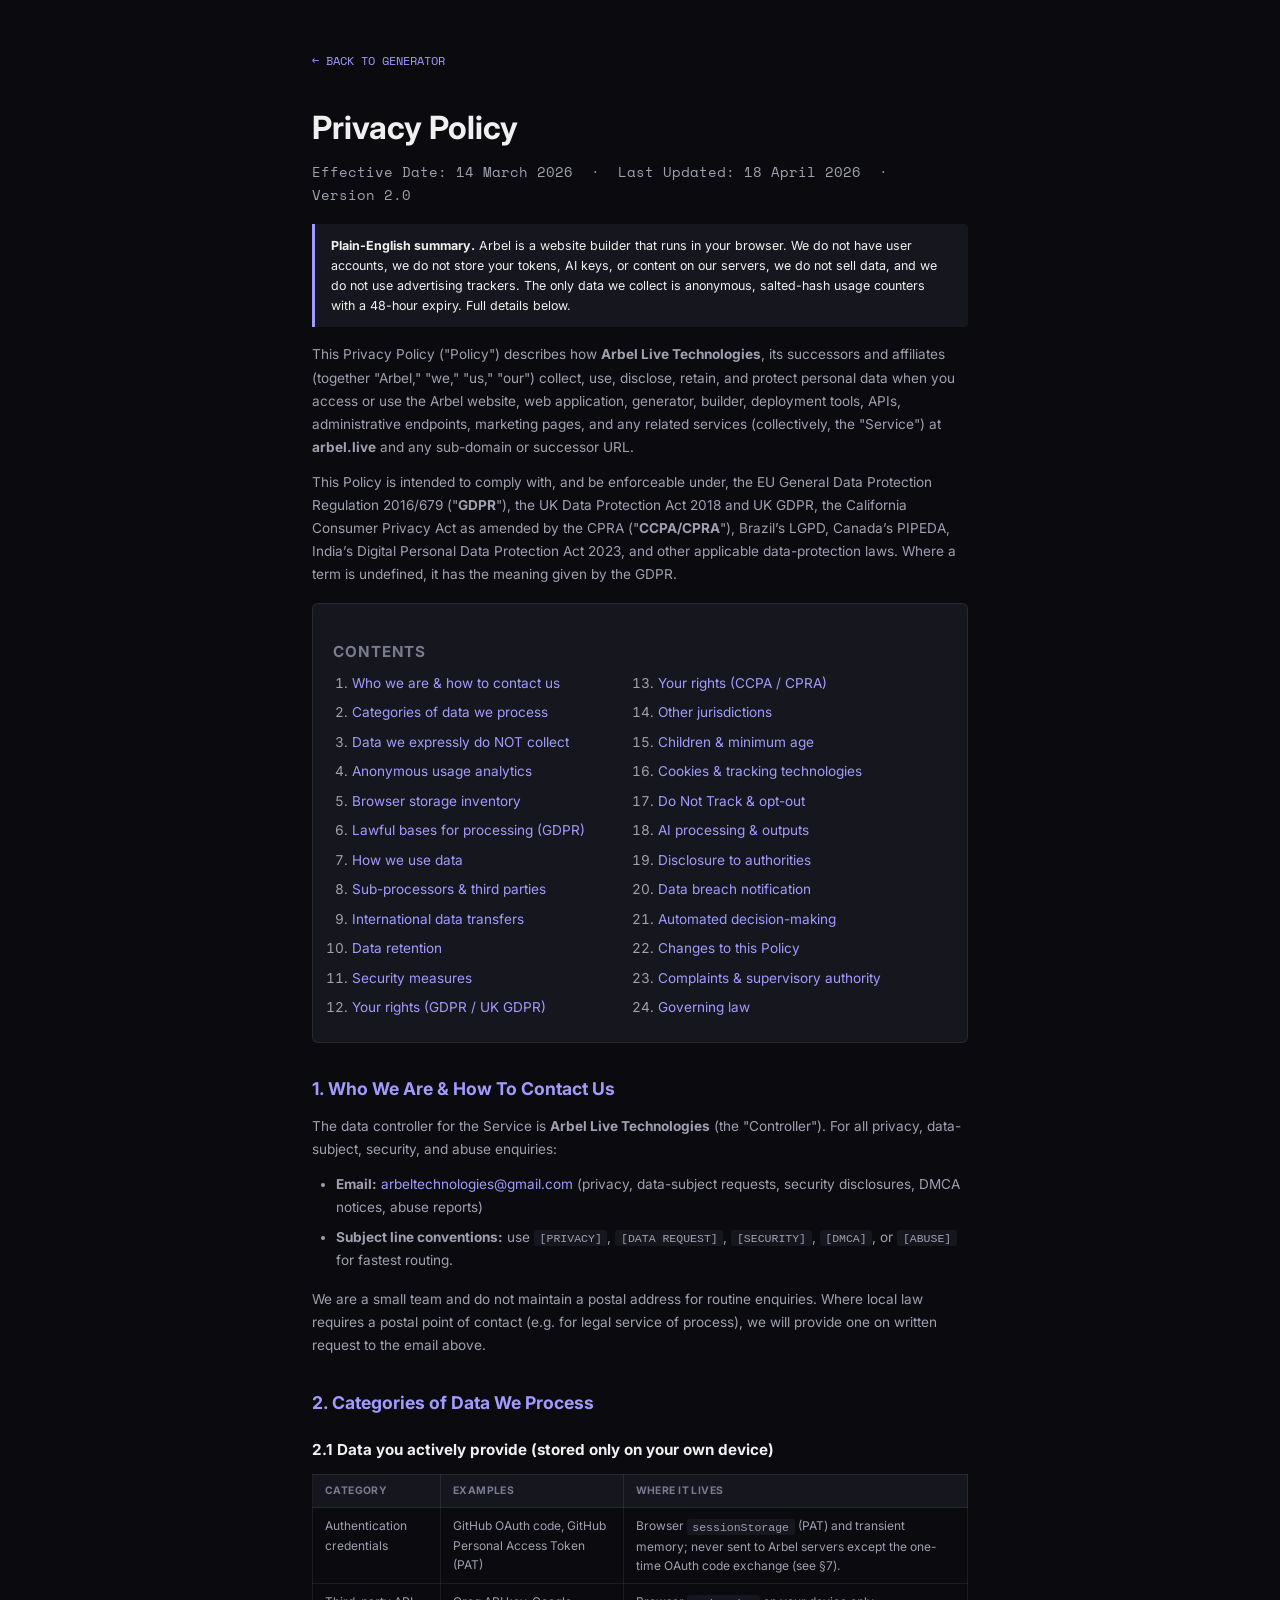
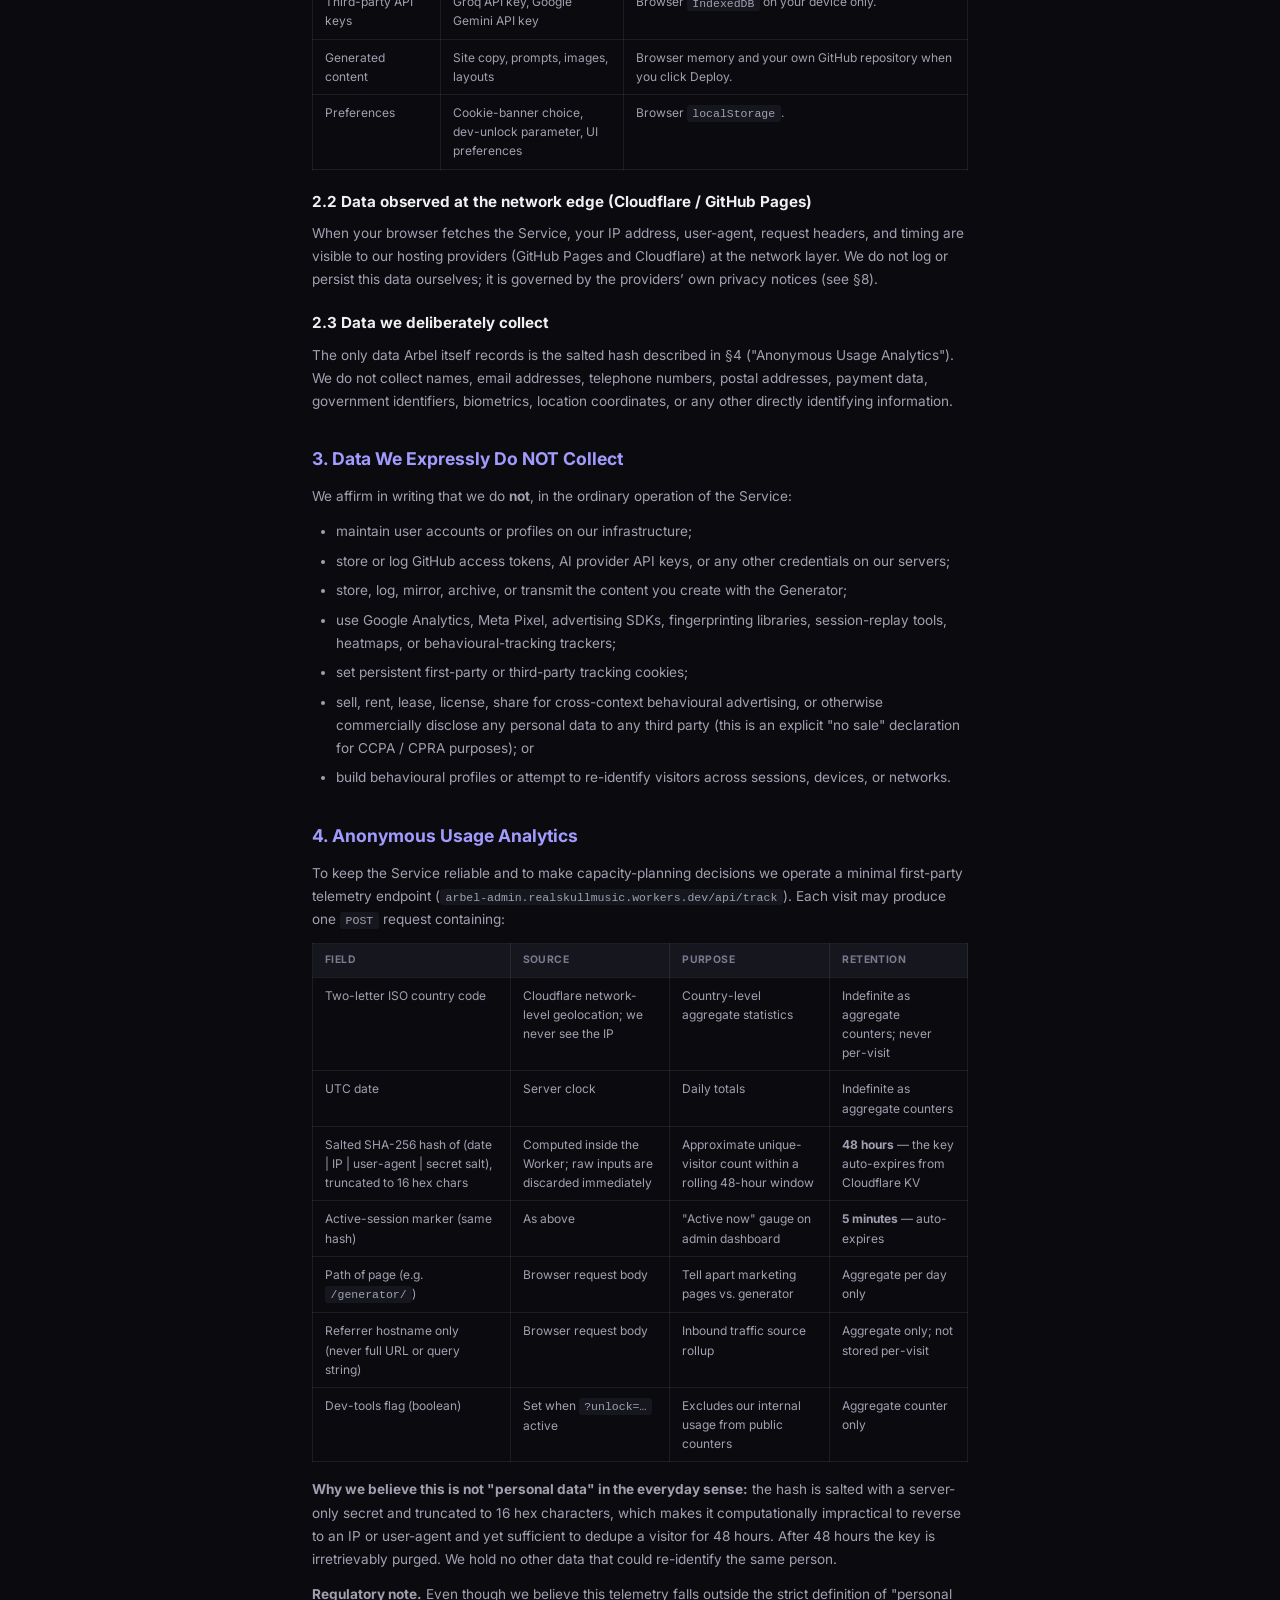
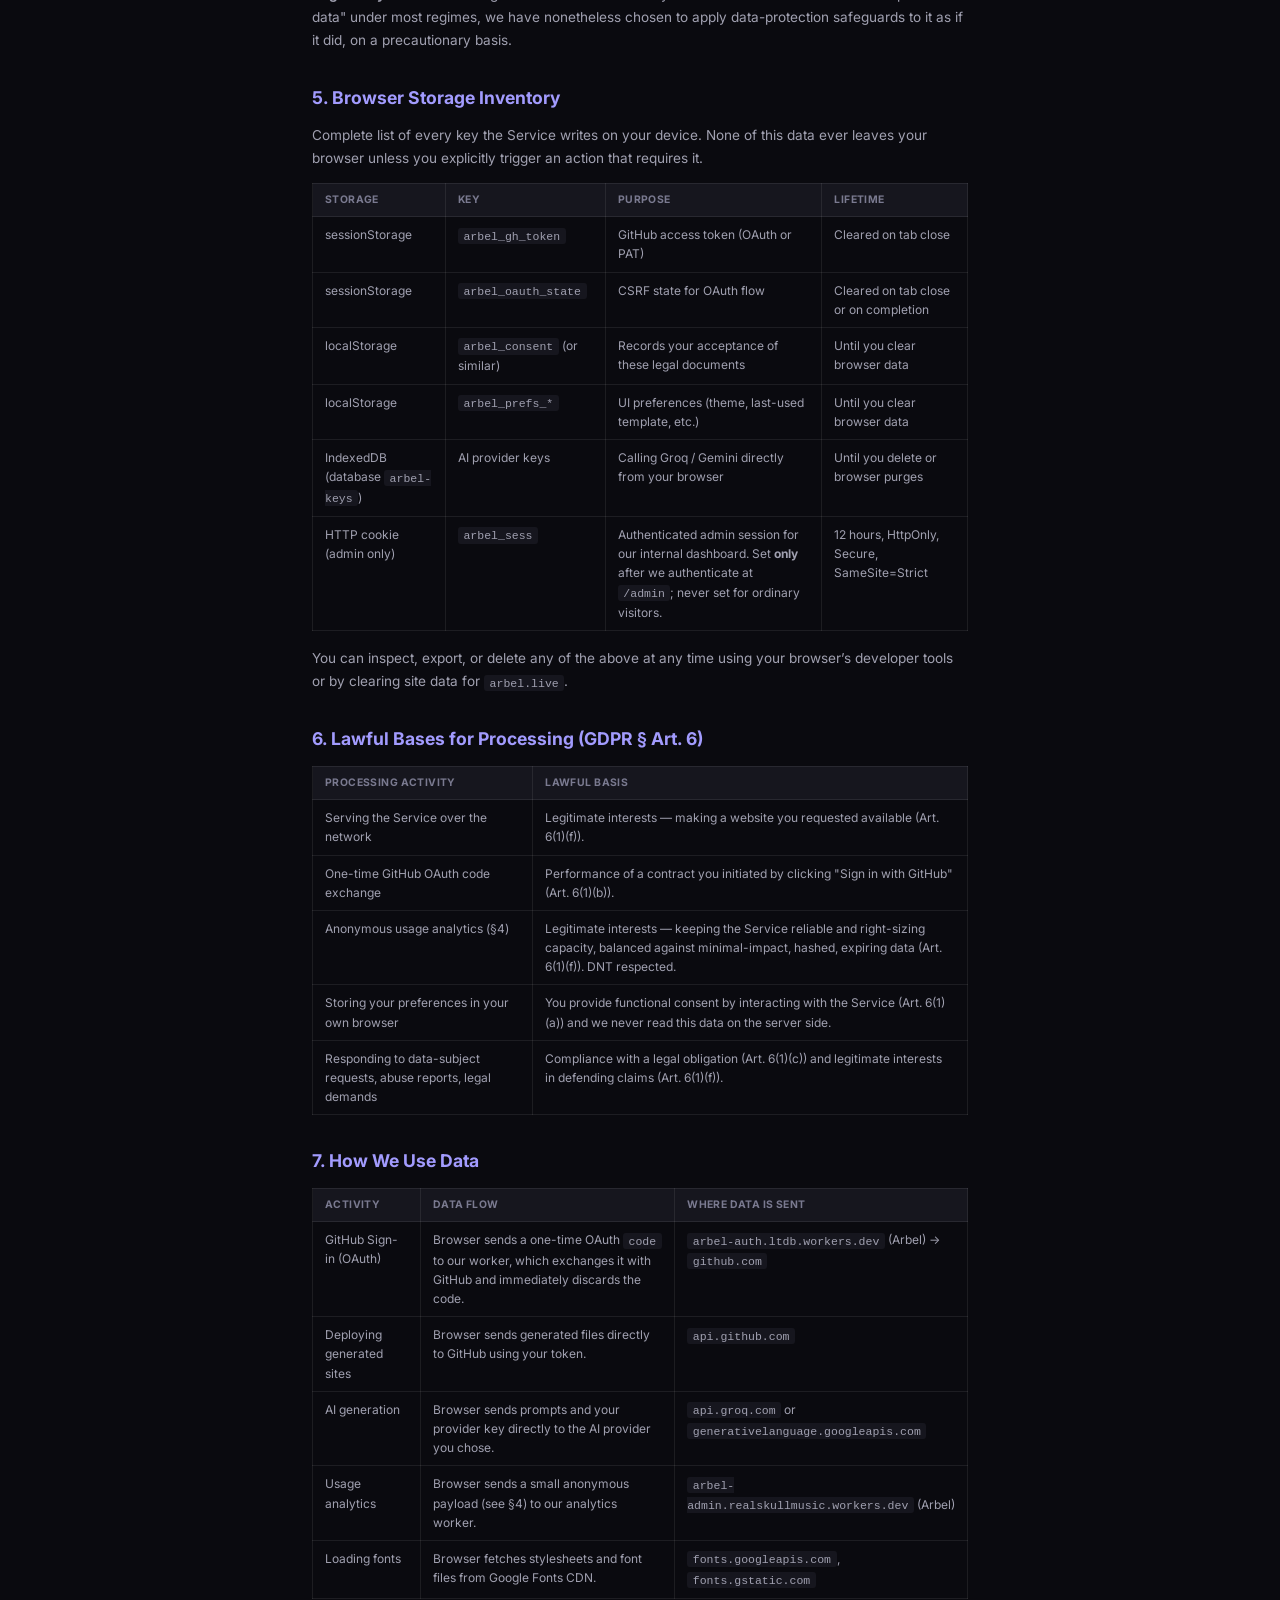
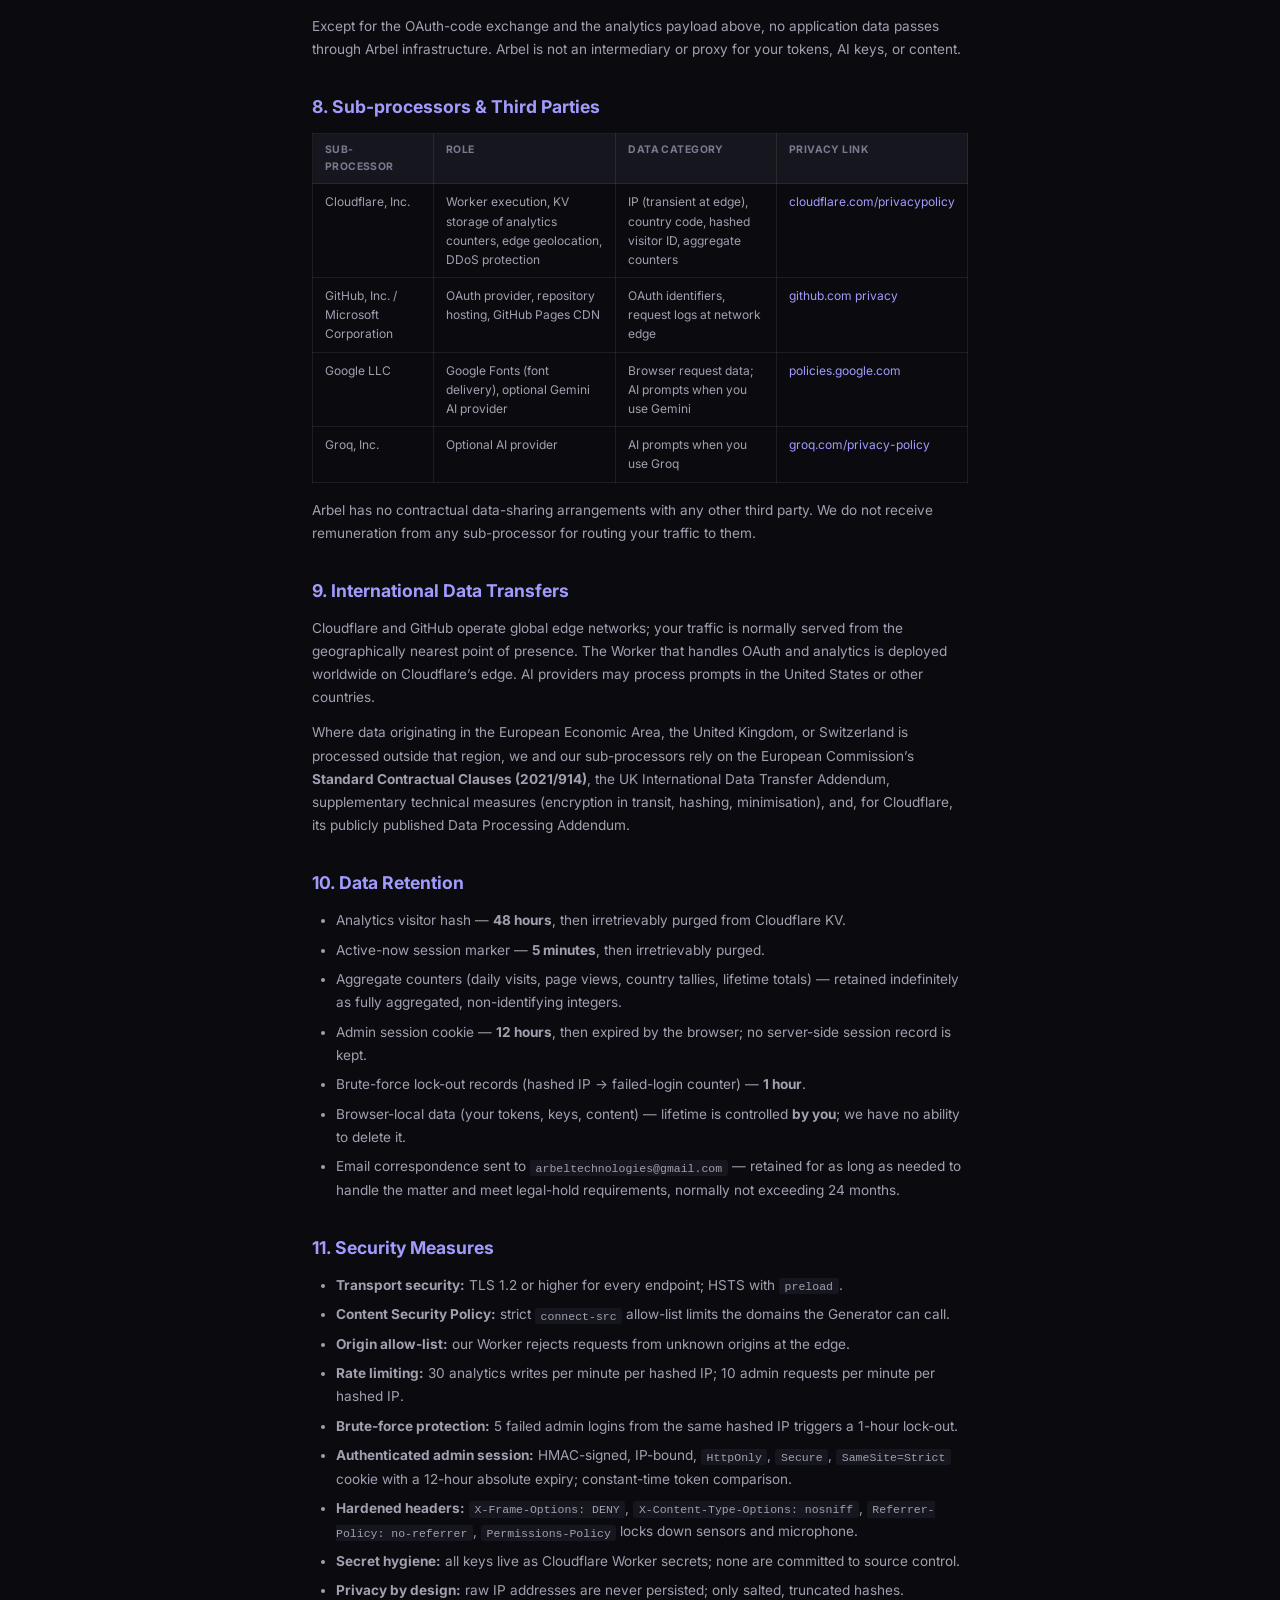
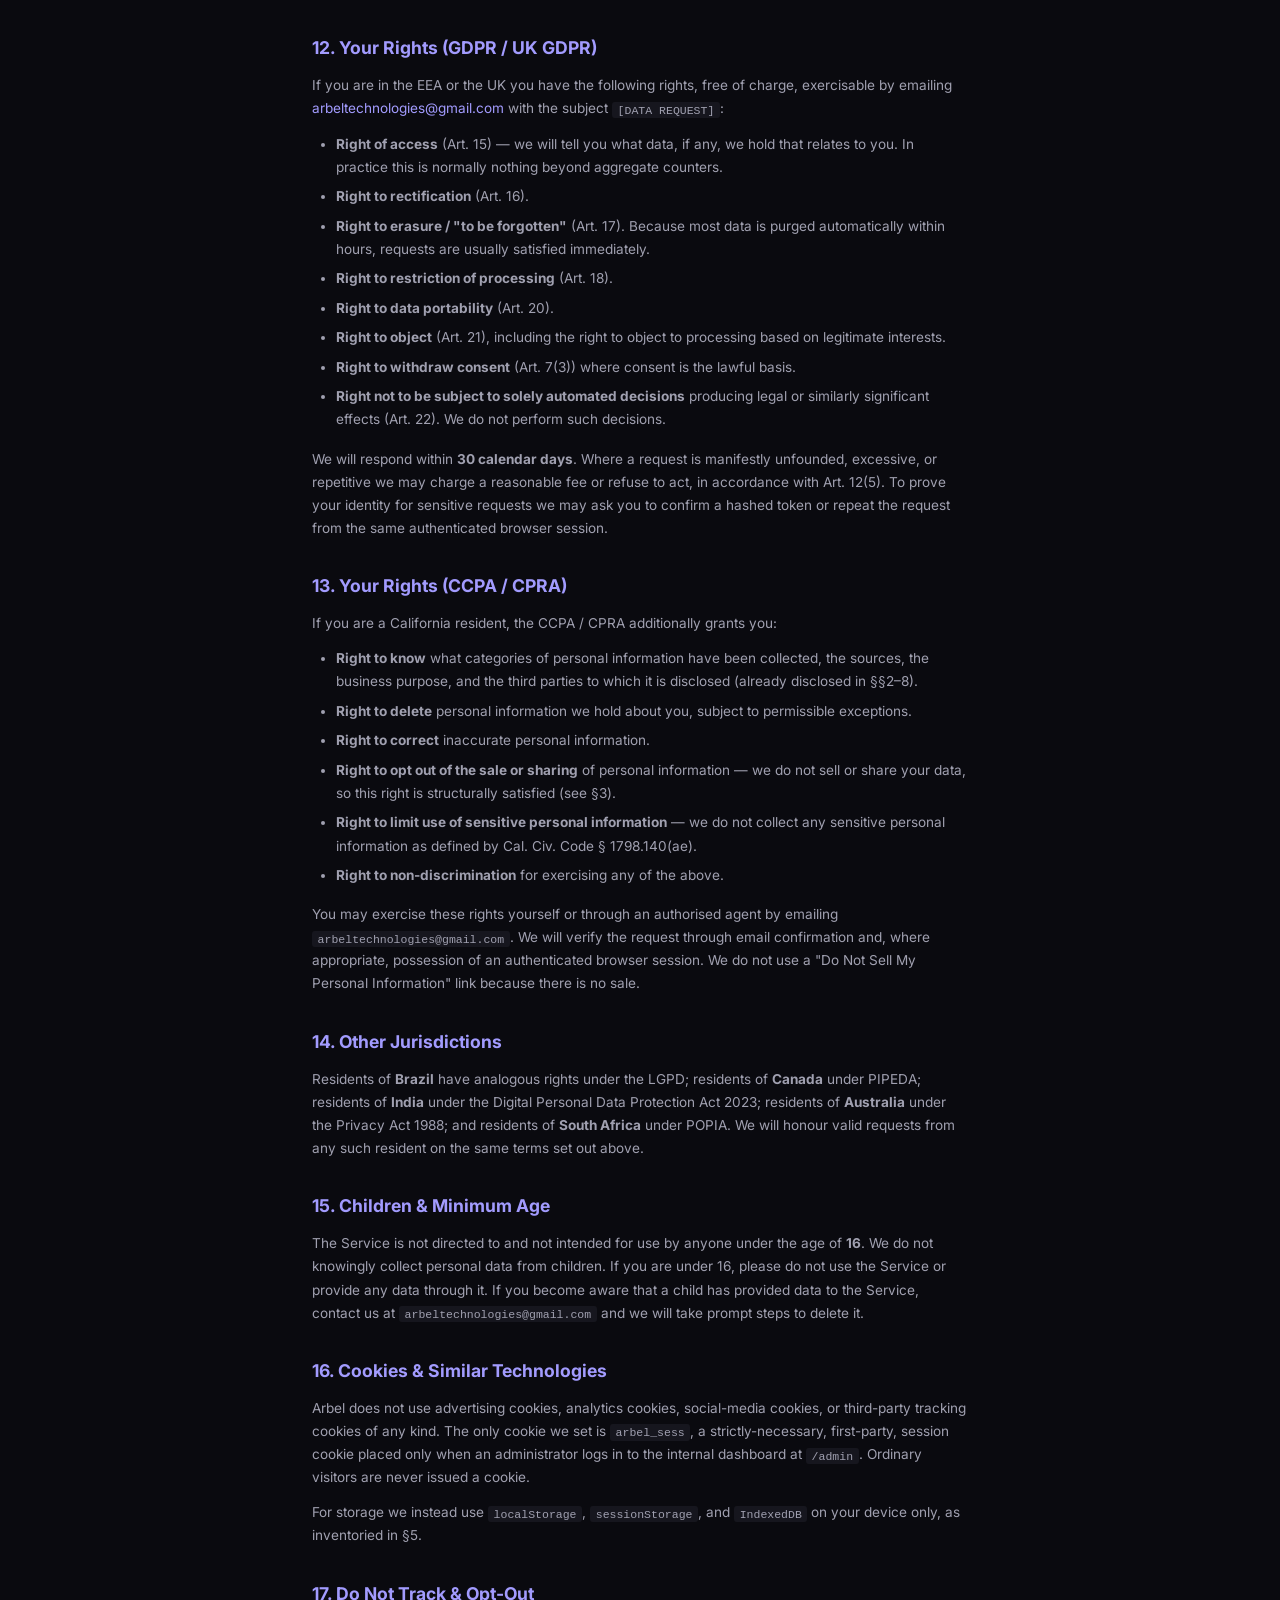
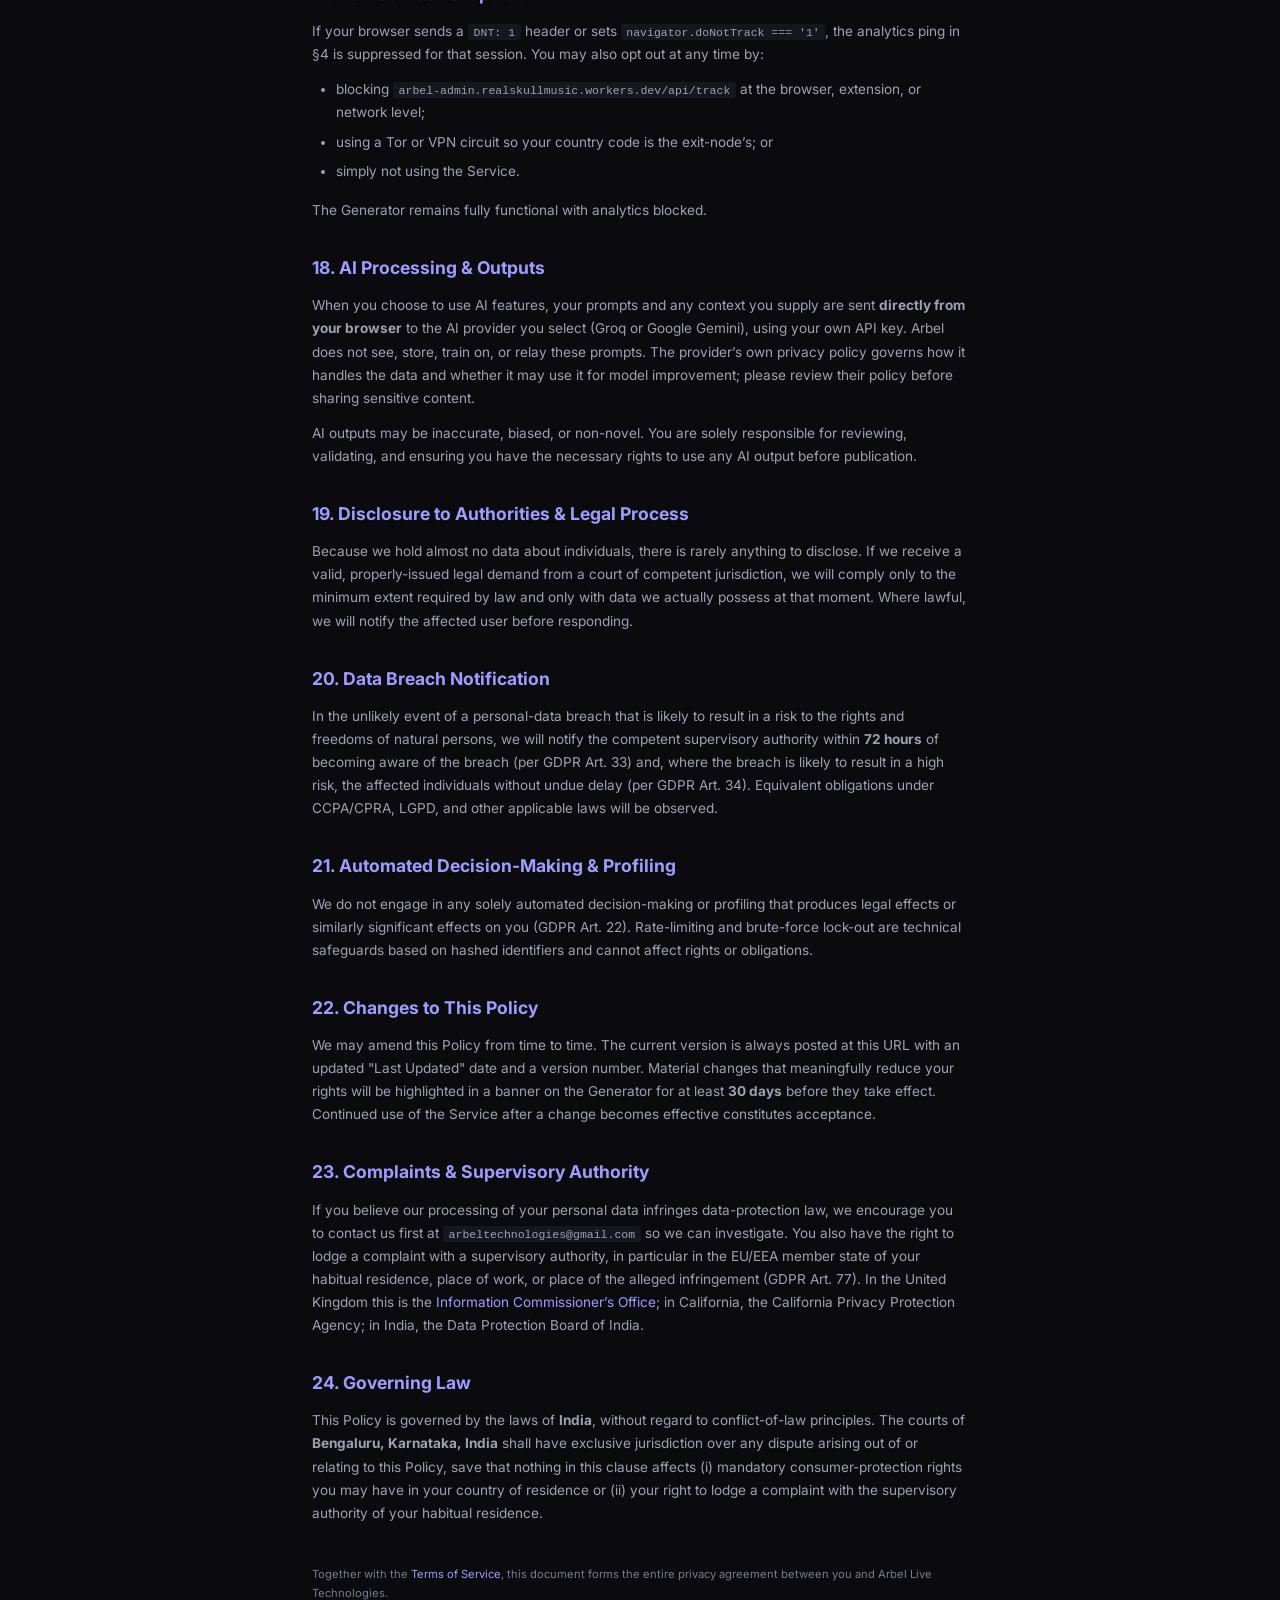
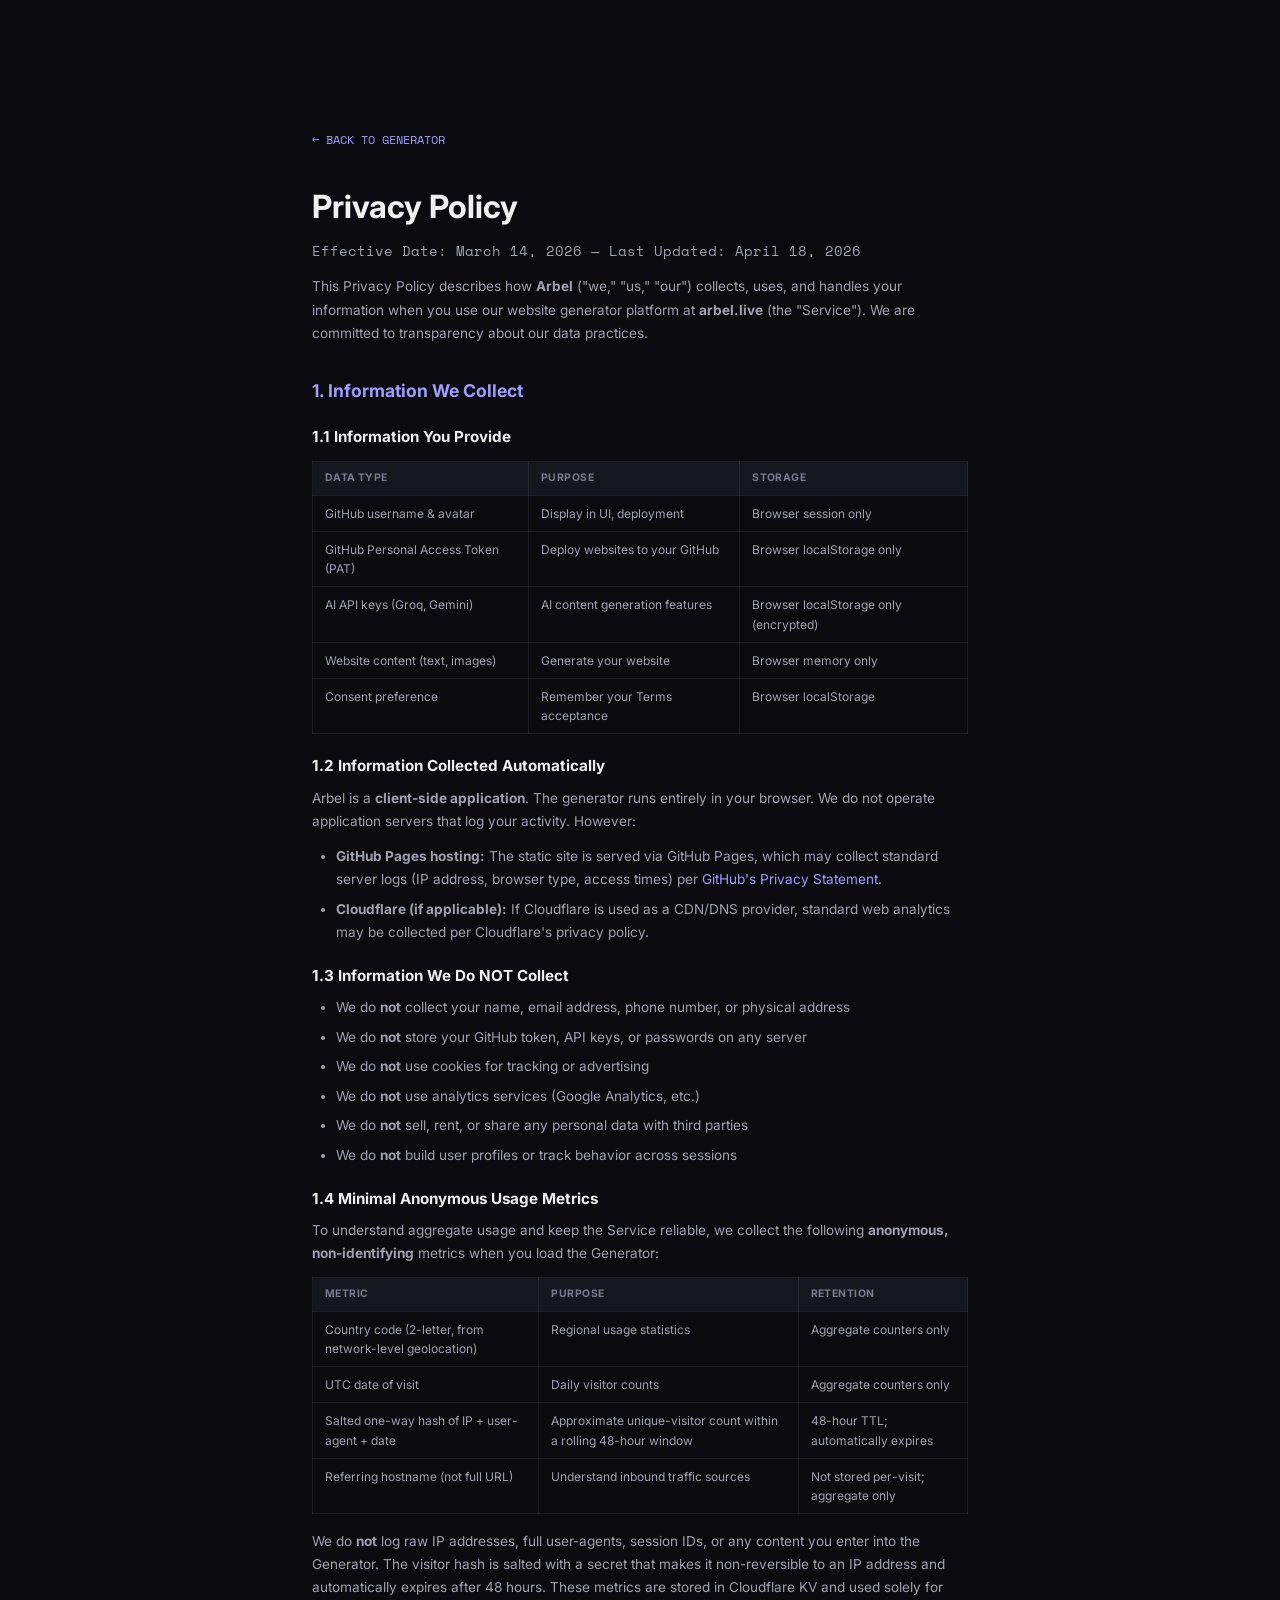
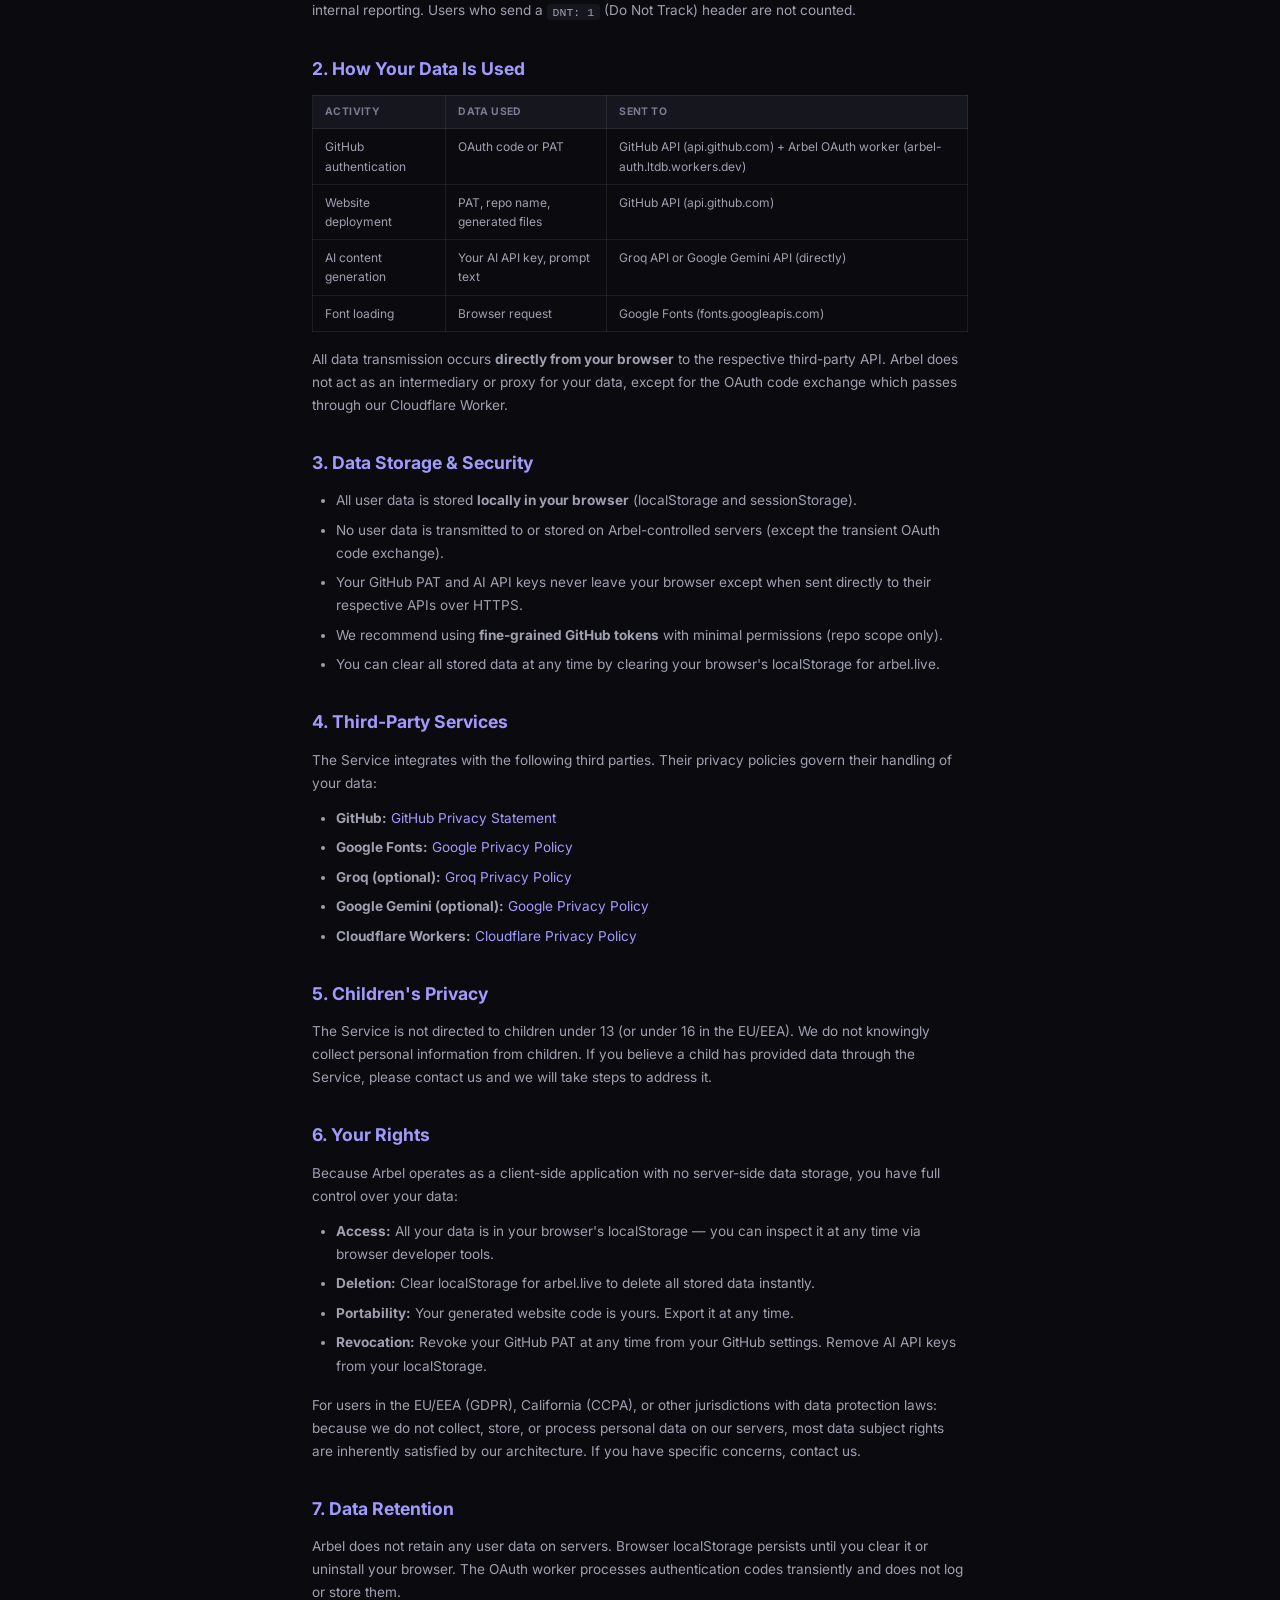
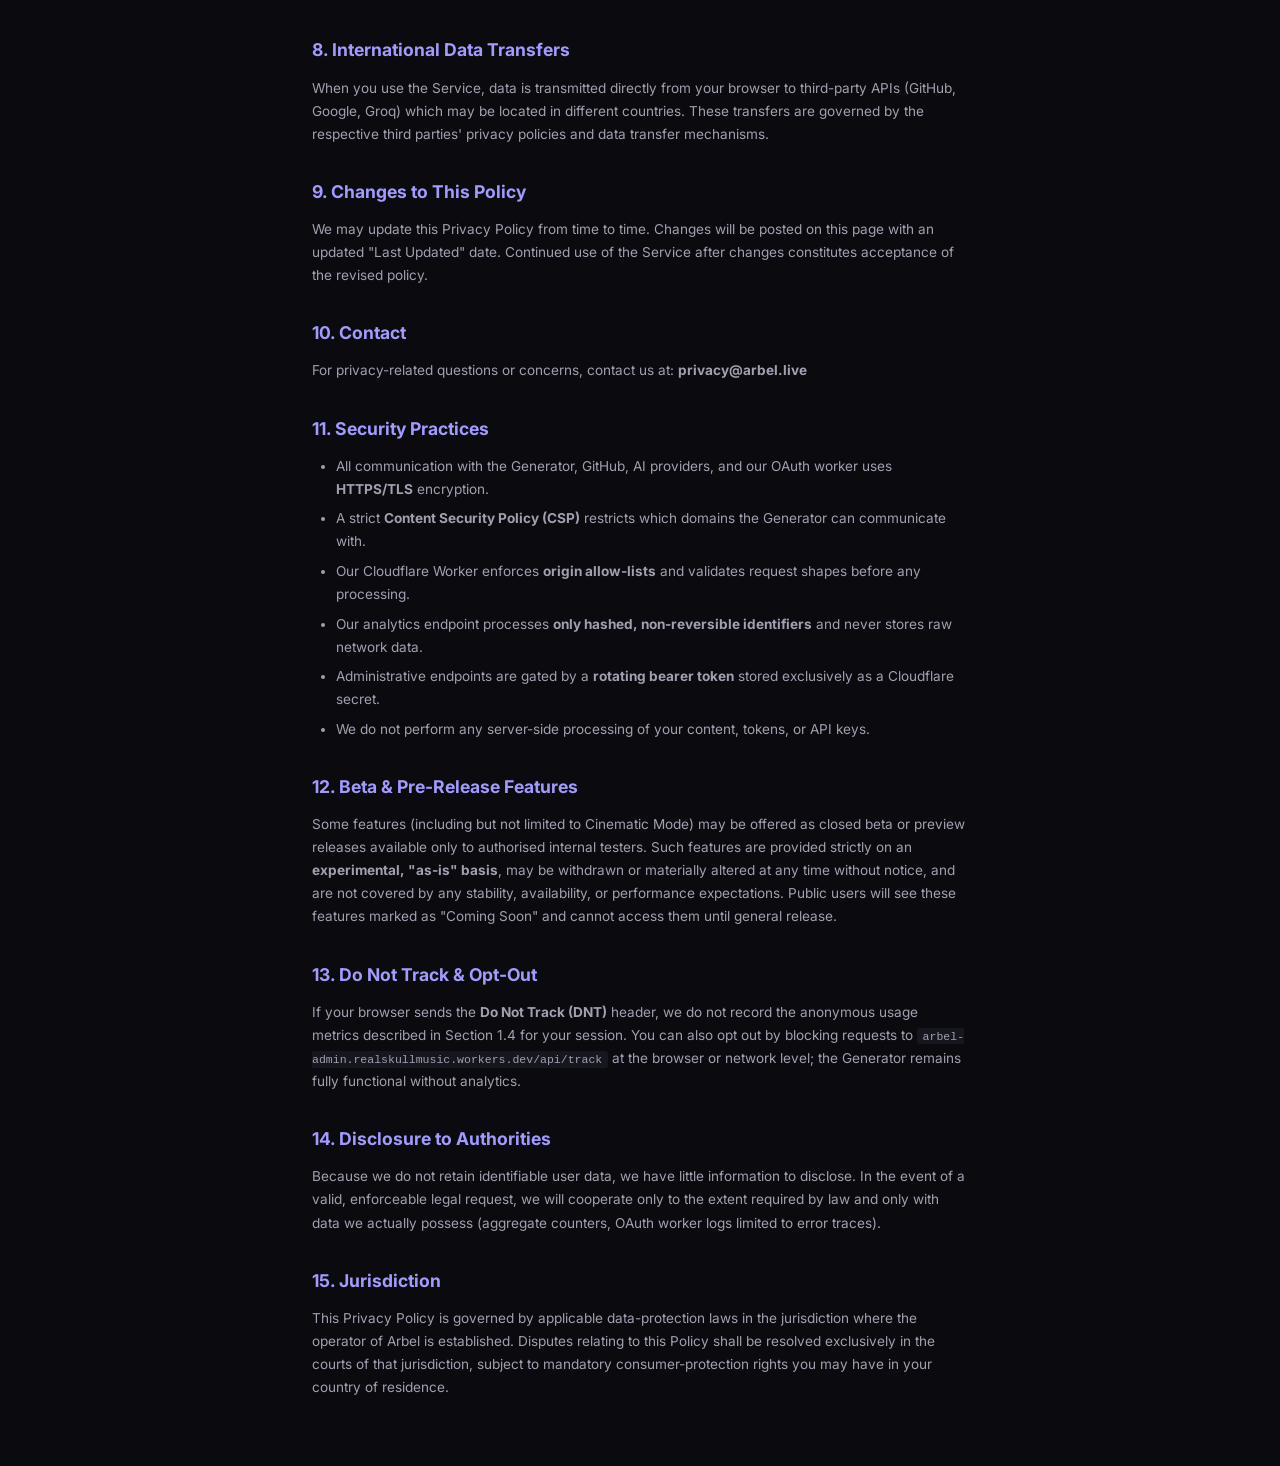
<file: generator/privacy.html>
<!DOCTYPE html>
<html lang="en">
<head>
    <meta charset="UTF-8">
    <meta name="viewport" content="width=device-width, initial-scale=1.0">
    <meta name="robots" content="index,follow">
    <meta name="referrer" content="strict-origin-when-cross-origin">
    <title>Privacy Policy &mdash; Arbel</title>
    <link rel="preconnect" href="https://fonts.googleapis.com">
    <link rel="preconnect" href="https://fonts.gstatic.com" crossorigin>
    <link href="https://fonts.googleapis.com/css2?family=Inter:wght@400;500;600;700&family=Space+Mono:wght@400;700&display=swap" rel="stylesheet">
    <link rel="stylesheet" href="css/generator.css">
    <style>
        .legal-page { max-width: 760px; margin: 0 auto; padding: 3rem 2rem 4rem; }
        .legal-page h1 { font-size: 2rem; margin-bottom: 0.5rem; }
        .legal-date { color: var(--fg3); font-size: 0.7rem; margin-bottom: 2.5rem; }
        .legal-page h2 { font-size: 1.05rem; margin: 2rem 0 0.6rem; color: var(--accent2); }
        .legal-page h3 { font-size: 0.9rem; margin: 1.1rem 0 0.4rem; color: var(--fg1); }
        .legal-page p, .legal-page li { font-size: 0.83rem; color: var(--fg2); line-height: 1.7; margin-bottom: 0.6rem; }
        .legal-page ul, .legal-page ol { padding-left: 1.5rem; margin-bottom: 0.9rem; }
        .legal-page li { margin-bottom: 0.3rem; }
        .legal-page strong { color: var(--fg1); }
        .legal-page a { color: var(--accent2); }
        .legal-back { display: inline-flex; align-items: center; gap: 0.4rem; color: var(--fg3); font-size: 0.75rem; text-decoration: none; margin-bottom: 2rem; }
        .legal-back:hover { color: var(--accent2); }
        .data-table { width: 100%; border-collapse: collapse; margin: 0.6rem 0 1rem; font-size: 0.72rem; }
        .data-table th, .data-table td { padding: 0.45rem 0.65rem; border: 1px solid var(--border); text-align: left; vertical-align: top; }
        .data-table th { background: var(--surface); color: var(--fg3); font-size: 0.62rem; text-transform: uppercase; letter-spacing: 0.04em; }
        .data-table td { color: var(--fg2); }
        .legal-page code { background: var(--surface); padding: 0.1rem 0.35rem; border-radius: 3px; font-size: 0.72rem; color: var(--fg1); }
        .toc { background: var(--surface); border: 1px solid var(--border); border-radius: 6px; padding: 1rem 1.25rem; margin: 1rem 0 2rem; }
        .toc h3 { margin: 0 0 0.5rem; font-size: 0.7rem; text-transform: uppercase; letter-spacing: 0.06em; color: var(--fg3); }
        .toc ol { margin: 0; padding-left: 1.2rem; columns: 2; column-gap: 1rem; }
        .toc li { font-size: 0.75rem; margin-bottom: 0.2rem; }
        .toc a { color: var(--fg2); text-decoration: none; }
        .toc a:hover { color: var(--accent2); }
        .callout { border-left: 3px solid var(--accent2); background: var(--surface); padding: 0.75rem 1rem; margin: 1rem 0; font-size: 0.78rem; border-radius: 0 4px 4px 0; }
    </style>
</head>
<body>
    <div class="legal-page">
        <a href="index.html" class="legal-back mono">&larr; BACK TO GENERATOR</a>
        <h1>Privacy Policy</h1>
        <p class="legal-date mono">Effective Date: 14 March 2026 &nbsp;&middot;&nbsp; Last Updated: 18 April 2026 &nbsp;&middot;&nbsp; Version 2.0</p>

        <div class="callout">
            <strong>Plain-English summary.</strong> Arbel is a website builder that runs in your browser. We do not have user accounts, we do not store your tokens, AI keys, or content on our servers, we do not sell data, and we do not use advertising trackers. The only data we collect is anonymous, salted-hash usage counters with a 48-hour expiry. Full details below.
        </div>

        <p>This Privacy Policy ("Policy") describes how <strong>Arbel Live Technologies</strong>, its successors and affiliates (together "Arbel," "we," "us," "our") collect, use, disclose, retain, and protect personal data when you access or use the Arbel website, web application, generator, builder, deployment tools, APIs, administrative endpoints, marketing pages, and any related services (collectively, the "Service") at <strong>arbel.live</strong> and any sub-domain or successor URL.</p>

        <p>This Policy is intended to comply with, and be enforceable under, the EU General Data Protection Regulation 2016/679 ("<strong>GDPR</strong>"), the UK Data Protection Act 2018 and UK GDPR, the California Consumer Privacy Act as amended by the CPRA ("<strong>CCPA/CPRA</strong>"), Brazil&rsquo;s LGPD, Canada&rsquo;s PIPEDA, India&rsquo;s Digital Personal Data Protection Act 2023, and other applicable data-protection laws. Where a term is undefined, it has the meaning given by the GDPR.</p>

        <div class="toc">
            <h3>Contents</h3>
            <ol>
                <li><a href="#s1">Who we are &amp; how to contact us</a></li>
                <li><a href="#s2">Categories of data we process</a></li>
                <li><a href="#s3">Data we expressly do NOT collect</a></li>
                <li><a href="#s4">Anonymous usage analytics</a></li>
                <li><a href="#s5">Browser storage inventory</a></li>
                <li><a href="#s6">Lawful bases for processing (GDPR)</a></li>
                <li><a href="#s7">How we use data</a></li>
                <li><a href="#s8">Sub-processors &amp; third parties</a></li>
                <li><a href="#s9">International data transfers</a></li>
                <li><a href="#s10">Data retention</a></li>
                <li><a href="#s11">Security measures</a></li>
                <li><a href="#s12">Your rights (GDPR / UK GDPR)</a></li>
                <li><a href="#s13">Your rights (CCPA / CPRA)</a></li>
                <li><a href="#s14">Other jurisdictions</a></li>
                <li><a href="#s15">Children &amp; minimum age</a></li>
                <li><a href="#s16">Cookies &amp; tracking technologies</a></li>
                <li><a href="#s17">Do Not Track &amp; opt-out</a></li>
                <li><a href="#s18">AI processing &amp; outputs</a></li>
                <li><a href="#s19">Disclosure to authorities</a></li>
                <li><a href="#s20">Data breach notification</a></li>
                <li><a href="#s21">Automated decision-making</a></li>
                <li><a href="#s22">Changes to this Policy</a></li>
                <li><a href="#s23">Complaints &amp; supervisory authority</a></li>
                <li><a href="#s24">Governing law</a></li>
            </ol>
        </div>

        <h2 id="s1">1. Who We Are &amp; How To Contact Us</h2>
        <p>The data controller for the Service is <strong>Arbel Live Technologies</strong> (the "Controller"). For all privacy, data-subject, security, and abuse enquiries:</p>
        <ul>
            <li><strong>Email:</strong> <a href="mailto:arbeltechnologies@gmail.com">arbeltechnologies@gmail.com</a> (privacy, data-subject requests, security disclosures, DMCA notices, abuse reports)</li>
            <li><strong>Subject line conventions:</strong> use <code>[PRIVACY]</code>, <code>[DATA REQUEST]</code>, <code>[SECURITY]</code>, <code>[DMCA]</code>, or <code>[ABUSE]</code> for fastest routing.</li>
        </ul>
        <p>We are a small team and do not maintain a postal address for routine enquiries. Where local law requires a postal point of contact (e.g. for legal service of process), we will provide one on written request to the email above.</p>

        <h2 id="s2">2. Categories of Data We Process</h2>
        <h3>2.1 Data you actively provide (stored only on your own device)</h3>
        <table class="data-table">
            <thead><tr><th>Category</th><th>Examples</th><th>Where it lives</th></tr></thead>
            <tbody>
                <tr><td>Authentication credentials</td><td>GitHub OAuth code, GitHub Personal Access Token (PAT)</td><td>Browser <code>sessionStorage</code> (PAT) and transient memory; never sent to Arbel servers except the one-time OAuth code exchange (see &sect;7).</td></tr>
                <tr><td>Third-party API keys</td><td>Groq API key, Google Gemini API key</td><td>Browser <code>IndexedDB</code> on your device only.</td></tr>
                <tr><td>Generated content</td><td>Site copy, prompts, images, layouts</td><td>Browser memory and your own GitHub repository when you click Deploy.</td></tr>
                <tr><td>Preferences</td><td>Cookie-banner choice, dev-unlock parameter, UI preferences</td><td>Browser <code>localStorage</code>.</td></tr>
            </tbody>
        </table>
        <h3>2.2 Data observed at the network edge (Cloudflare / GitHub Pages)</h3>
        <p>When your browser fetches the Service, your IP address, user-agent, request headers, and timing are visible to our hosting providers (GitHub Pages and Cloudflare) at the network layer. We do not log or persist this data ourselves; it is governed by the providers&rsquo; own privacy notices (see &sect;8).</p>
        <h3>2.3 Data we deliberately collect</h3>
        <p>The only data Arbel itself records is the salted hash described in &sect;4 ("Anonymous Usage Analytics"). We do not collect names, email addresses, telephone numbers, postal addresses, payment data, government identifiers, biometrics, location coordinates, or any other directly identifying information.</p>

        <h2 id="s3">3. Data We Expressly Do NOT Collect</h2>
        <p>We affirm in writing that we do <strong>not</strong>, in the ordinary operation of the Service:</p>
        <ul>
            <li>maintain user accounts or profiles on our infrastructure;</li>
            <li>store or log GitHub access tokens, AI provider API keys, or any other credentials on our servers;</li>
            <li>store, log, mirror, archive, or transmit the content you create with the Generator;</li>
            <li>use Google Analytics, Meta Pixel, advertising SDKs, fingerprinting libraries, session-replay tools, heatmaps, or behavioural-tracking trackers;</li>
            <li>set persistent first-party or third-party tracking cookies;</li>
            <li>sell, rent, lease, license, share for cross-context behavioural advertising, or otherwise commercially disclose any personal data to any third party (this is an explicit "no sale" declaration for CCPA / CPRA purposes); or</li>
            <li>build behavioural profiles or attempt to re-identify visitors across sessions, devices, or networks.</li>
        </ul>

        <h2 id="s4">4. Anonymous Usage Analytics</h2>
        <p>To keep the Service reliable and to make capacity-planning decisions we operate a minimal first-party telemetry endpoint (<code>arbel-admin.realskullmusic.workers.dev/api/track</code>). Each visit may produce one <code>POST</code> request containing:</p>
        <table class="data-table">
            <thead><tr><th>Field</th><th>Source</th><th>Purpose</th><th>Retention</th></tr></thead>
            <tbody>
                <tr><td>Two-letter ISO country code</td><td>Cloudflare network-level geolocation; we never see the IP</td><td>Country-level aggregate statistics</td><td>Indefinite as aggregate counters; never per-visit</td></tr>
                <tr><td>UTC date</td><td>Server clock</td><td>Daily totals</td><td>Indefinite as aggregate counters</td></tr>
                <tr><td>Salted SHA-256 hash of (date &#124; IP &#124; user-agent &#124; secret salt), truncated to 16 hex chars</td><td>Computed inside the Worker; raw inputs are discarded immediately</td><td>Approximate unique-visitor count within a rolling 48-hour window</td><td><strong>48 hours</strong> &mdash; the key auto-expires from Cloudflare KV</td></tr>
                <tr><td>Active-session marker (same hash)</td><td>As above</td><td>"Active now" gauge on admin dashboard</td><td><strong>5 minutes</strong> &mdash; auto-expires</td></tr>
                <tr><td>Path of page (e.g. <code>/generator/</code>)</td><td>Browser request body</td><td>Tell apart marketing pages vs. generator</td><td>Aggregate per day only</td></tr>
                <tr><td>Referrer hostname only (never full URL or query string)</td><td>Browser request body</td><td>Inbound traffic source rollup</td><td>Aggregate only; not stored per-visit</td></tr>
                <tr><td>Dev-tools flag (boolean)</td><td>Set when <code>?unlock=&hellip;</code> active</td><td>Excludes our internal usage from public counters</td><td>Aggregate counter only</td></tr>
            </tbody>
        </table>
        <p><strong>Why we believe this is not "personal data" in the everyday sense:</strong> the hash is salted with a server-only secret and truncated to 16 hex characters, which makes it computationally impractical to reverse to an IP or user-agent and yet sufficient to dedupe a visitor for 48 hours. After 48 hours the key is irretrievably purged. We hold no other data that could re-identify the same person.</p>
        <p><strong>Regulatory note.</strong> Even though we believe this telemetry falls outside the strict definition of "personal data" under most regimes, we have nonetheless chosen to apply data-protection safeguards to it as if it did, on a precautionary basis.</p>

        <h2 id="s5">5. Browser Storage Inventory</h2>
        <p>Complete list of every key the Service writes on your device. None of this data ever leaves your browser unless you explicitly trigger an action that requires it.</p>
        <table class="data-table">
            <thead><tr><th>Storage</th><th>Key</th><th>Purpose</th><th>Lifetime</th></tr></thead>
            <tbody>
                <tr><td>sessionStorage</td><td><code>arbel_gh_token</code></td><td>GitHub access token (OAuth or PAT)</td><td>Cleared on tab close</td></tr>
                <tr><td>sessionStorage</td><td><code>arbel_oauth_state</code></td><td>CSRF state for OAuth flow</td><td>Cleared on tab close or on completion</td></tr>
                <tr><td>localStorage</td><td><code>arbel_consent</code> (or similar)</td><td>Records your acceptance of these legal documents</td><td>Until you clear browser data</td></tr>
                <tr><td>localStorage</td><td><code>arbel_prefs_*</code></td><td>UI preferences (theme, last-used template, etc.)</td><td>Until you clear browser data</td></tr>
                <tr><td>IndexedDB (database <code>arbel-keys</code>)</td><td>AI provider keys</td><td>Calling Groq / Gemini directly from your browser</td><td>Until you delete or browser purges</td></tr>
                <tr><td>HTTP cookie (admin only)</td><td><code>arbel_sess</code></td><td>Authenticated admin session for our internal dashboard. Set <strong>only</strong> after we authenticate at <code>/admin</code>; never set for ordinary visitors.</td><td>12 hours, HttpOnly, Secure, SameSite=Strict</td></tr>
            </tbody>
        </table>
        <p>You can inspect, export, or delete any of the above at any time using your browser&rsquo;s developer tools or by clearing site data for <code>arbel.live</code>.</p>

        <h2 id="s6">6. Lawful Bases for Processing (GDPR &sect; Art. 6)</h2>
        <table class="data-table">
            <thead><tr><th>Processing activity</th><th>Lawful basis</th></tr></thead>
            <tbody>
                <tr><td>Serving the Service over the network</td><td>Legitimate interests &mdash; making a website you requested available (Art. 6(1)(f)).</td></tr>
                <tr><td>One-time GitHub OAuth code exchange</td><td>Performance of a contract you initiated by clicking "Sign in with GitHub" (Art. 6(1)(b)).</td></tr>
                <tr><td>Anonymous usage analytics (&sect;4)</td><td>Legitimate interests &mdash; keeping the Service reliable and right-sizing capacity, balanced against minimal-impact, hashed, expiring data (Art. 6(1)(f)). DNT respected.</td></tr>
                <tr><td>Storing your preferences in your own browser</td><td>You provide functional consent by interacting with the Service (Art. 6(1)(a)) and we never read this data on the server side.</td></tr>
                <tr><td>Responding to data-subject requests, abuse reports, legal demands</td><td>Compliance with a legal obligation (Art. 6(1)(c)) and legitimate interests in defending claims (Art. 6(1)(f)).</td></tr>
            </tbody>
        </table>

        <h2 id="s7">7. How We Use Data</h2>
        <table class="data-table">
            <thead><tr><th>Activity</th><th>Data flow</th><th>Where data is sent</th></tr></thead>
            <tbody>
                <tr><td>GitHub Sign-in (OAuth)</td><td>Browser sends a one-time OAuth <code>code</code> to our worker, which exchanges it with GitHub and immediately discards the code.</td><td><code>arbel-auth.ltdb.workers.dev</code> (Arbel) &rarr; <code>github.com</code></td></tr>
                <tr><td>Deploying generated sites</td><td>Browser sends generated files directly to GitHub using your token.</td><td><code>api.github.com</code></td></tr>
                <tr><td>AI generation</td><td>Browser sends prompts and your provider key directly to the AI provider you chose.</td><td><code>api.groq.com</code> or <code>generativelanguage.googleapis.com</code></td></tr>
                <tr><td>Usage analytics</td><td>Browser sends a small anonymous payload (see &sect;4) to our analytics worker.</td><td><code>arbel-admin.realskullmusic.workers.dev</code> (Arbel)</td></tr>
                <tr><td>Loading fonts</td><td>Browser fetches stylesheets and font files from Google Fonts CDN.</td><td><code>fonts.googleapis.com</code>, <code>fonts.gstatic.com</code></td></tr>
            </tbody>
        </table>
        <p>Except for the OAuth-code exchange and the analytics payload above, no application data passes through Arbel infrastructure. Arbel is not an intermediary or proxy for your tokens, AI keys, or content.</p>

        <h2 id="s8">8. Sub-processors &amp; Third Parties</h2>
        <table class="data-table">
            <thead><tr><th>Sub-processor</th><th>Role</th><th>Data category</th><th>Privacy link</th></tr></thead>
            <tbody>
                <tr><td>Cloudflare, Inc.</td><td>Worker execution, KV storage of analytics counters, edge geolocation, DDoS protection</td><td>IP (transient at edge), country code, hashed visitor ID, aggregate counters</td><td><a href="https://www.cloudflare.com/privacypolicy/" target="_blank" rel="noopener">cloudflare.com/privacypolicy</a></td></tr>
                <tr><td>GitHub, Inc. / Microsoft Corporation</td><td>OAuth provider, repository hosting, GitHub Pages CDN</td><td>OAuth identifiers, request logs at network edge</td><td><a href="https://docs.github.com/en/site-policy/privacy-policies/github-general-privacy-statement" target="_blank" rel="noopener">github.com privacy</a></td></tr>
                <tr><td>Google LLC</td><td>Google Fonts (font delivery), optional Gemini AI provider</td><td>Browser request data; AI prompts when you use Gemini</td><td><a href="https://policies.google.com/privacy" target="_blank" rel="noopener">policies.google.com</a></td></tr>
                <tr><td>Groq, Inc.</td><td>Optional AI provider</td><td>AI prompts when you use Groq</td><td><a href="https://groq.com/privacy-policy/" target="_blank" rel="noopener">groq.com/privacy-policy</a></td></tr>
            </tbody>
        </table>
        <p>Arbel has no contractual data-sharing arrangements with any other third party. We do not receive remuneration from any sub-processor for routing your traffic to them.</p>

        <h2 id="s9">9. International Data Transfers</h2>
        <p>Cloudflare and GitHub operate global edge networks; your traffic is normally served from the geographically nearest point of presence. The Worker that handles OAuth and analytics is deployed worldwide on Cloudflare&rsquo;s edge. AI providers may process prompts in the United States or other countries.</p>
        <p>Where data originating in the European Economic Area, the United Kingdom, or Switzerland is processed outside that region, we and our sub-processors rely on the European Commission&rsquo;s <strong>Standard Contractual Clauses (2021/914)</strong>, the UK International Data Transfer Addendum, supplementary technical measures (encryption in transit, hashing, minimisation), and, for Cloudflare, its publicly published Data Processing Addendum.</p>

        <h2 id="s10">10. Data Retention</h2>
        <ul>
            <li>Analytics visitor hash &mdash; <strong>48 hours</strong>, then irretrievably purged from Cloudflare KV.</li>
            <li>Active-now session marker &mdash; <strong>5 minutes</strong>, then irretrievably purged.</li>
            <li>Aggregate counters (daily visits, page views, country tallies, lifetime totals) &mdash; retained indefinitely as fully aggregated, non-identifying integers.</li>
            <li>Admin session cookie &mdash; <strong>12 hours</strong>, then expired by the browser; no server-side session record is kept.</li>
            <li>Brute-force lock-out records (hashed IP &rarr; failed-login counter) &mdash; <strong>1 hour</strong>.</li>
            <li>Browser-local data (your tokens, keys, content) &mdash; lifetime is controlled <strong>by you</strong>; we have no ability to delete it.</li>
            <li>Email correspondence sent to <code>arbeltechnologies@gmail.com</code> &mdash; retained for as long as needed to handle the matter and meet legal-hold requirements, normally not exceeding 24 months.</li>
        </ul>

        <h2 id="s11">11. Security Measures</h2>
        <ul>
            <li><strong>Transport security:</strong> TLS 1.2 or higher for every endpoint; HSTS with <code>preload</code>.</li>
            <li><strong>Content Security Policy:</strong> strict <code>connect-src</code> allow-list limits the domains the Generator can call.</li>
            <li><strong>Origin allow-list:</strong> our Worker rejects requests from unknown origins at the edge.</li>
            <li><strong>Rate limiting:</strong> 30 analytics writes per minute per hashed IP; 10 admin requests per minute per hashed IP.</li>
            <li><strong>Brute-force protection:</strong> 5 failed admin logins from the same hashed IP triggers a 1-hour lock-out.</li>
            <li><strong>Authenticated admin session:</strong> HMAC-signed, IP-bound, <code>HttpOnly</code>, <code>Secure</code>, <code>SameSite=Strict</code> cookie with a 12-hour absolute expiry; constant-time token comparison.</li>
            <li><strong>Hardened headers:</strong> <code>X-Frame-Options: DENY</code>, <code>X-Content-Type-Options: nosniff</code>, <code>Referrer-Policy: no-referrer</code>, <code>Permissions-Policy</code> locks down sensors and microphone.</li>
            <li><strong>Secret hygiene:</strong> all keys live as Cloudflare Worker secrets; none are committed to source control.</li>
            <li><strong>Privacy by design:</strong> raw IP addresses are never persisted; only salted, truncated hashes.</li>
        </ul>

        <h2 id="s12">12. Your Rights (GDPR / UK GDPR)</h2>
        <p>If you are in the EEA or the UK you have the following rights, free of charge, exercisable by emailing <a href="mailto:arbeltechnologies@gmail.com">arbeltechnologies@gmail.com</a> with the subject <code>[DATA REQUEST]</code>:</p>
        <ul>
            <li><strong>Right of access</strong> (Art. 15) &mdash; we will tell you what data, if any, we hold that relates to you. In practice this is normally nothing beyond aggregate counters.</li>
            <li><strong>Right to rectification</strong> (Art. 16).</li>
            <li><strong>Right to erasure / "to be forgotten"</strong> (Art. 17). Because most data is purged automatically within hours, requests are usually satisfied immediately.</li>
            <li><strong>Right to restriction of processing</strong> (Art. 18).</li>
            <li><strong>Right to data portability</strong> (Art. 20).</li>
            <li><strong>Right to object</strong> (Art. 21), including the right to object to processing based on legitimate interests.</li>
            <li><strong>Right to withdraw consent</strong> (Art. 7(3)) where consent is the lawful basis.</li>
            <li><strong>Right not to be subject to solely automated decisions</strong> producing legal or similarly significant effects (Art. 22). We do not perform such decisions.</li>
        </ul>
        <p>We will respond within <strong>30 calendar days</strong>. Where a request is manifestly unfounded, excessive, or repetitive we may charge a reasonable fee or refuse to act, in accordance with Art. 12(5). To prove your identity for sensitive requests we may ask you to confirm a hashed token or repeat the request from the same authenticated browser session.</p>

        <h2 id="s13">13. Your Rights (CCPA / CPRA)</h2>
        <p>If you are a California resident, the CCPA / CPRA additionally grants you:</p>
        <ul>
            <li><strong>Right to know</strong> what categories of personal information have been collected, the sources, the business purpose, and the third parties to which it is disclosed (already disclosed in &sect;&sect;2&ndash;8).</li>
            <li><strong>Right to delete</strong> personal information we hold about you, subject to permissible exceptions.</li>
            <li><strong>Right to correct</strong> inaccurate personal information.</li>
            <li><strong>Right to opt out of the sale or sharing</strong> of personal information &mdash; we do not sell or share your data, so this right is structurally satisfied (see &sect;3).</li>
            <li><strong>Right to limit use of sensitive personal information</strong> &mdash; we do not collect any sensitive personal information as defined by Cal. Civ. Code &sect; 1798.140(ae).</li>
            <li><strong>Right to non-discrimination</strong> for exercising any of the above.</li>
        </ul>
        <p>You may exercise these rights yourself or through an authorised agent by emailing <code>arbeltechnologies@gmail.com</code>. We will verify the request through email confirmation and, where appropriate, possession of an authenticated browser session. We do not use a "Do Not Sell My Personal Information" link because there is no sale.</p>

        <h2 id="s14">14. Other Jurisdictions</h2>
        <p>Residents of <strong>Brazil</strong> have analogous rights under the LGPD; residents of <strong>Canada</strong> under PIPEDA; residents of <strong>India</strong> under the Digital Personal Data Protection Act 2023; residents of <strong>Australia</strong> under the Privacy Act 1988; and residents of <strong>South Africa</strong> under POPIA. We will honour valid requests from any such resident on the same terms set out above.</p>

        <h2 id="s15">15. Children &amp; Minimum Age</h2>
        <p>The Service is not directed to and not intended for use by anyone under the age of <strong>16</strong>. We do not knowingly collect personal data from children. If you are under 16, please do not use the Service or provide any data through it. If you become aware that a child has provided data to the Service, contact us at <code>arbeltechnologies@gmail.com</code> and we will take prompt steps to delete it.</p>

        <h2 id="s16">16. Cookies &amp; Similar Technologies</h2>
        <p>Arbel does not use advertising cookies, analytics cookies, social-media cookies, or third-party tracking cookies of any kind. The only cookie we set is <code>arbel_sess</code>, a strictly-necessary, first-party, session cookie placed only when an administrator logs in to the internal dashboard at <code>/admin</code>. Ordinary visitors are never issued a cookie.</p>
        <p>For storage we instead use <code>localStorage</code>, <code>sessionStorage</code>, and <code>IndexedDB</code> on your device only, as inventoried in &sect;5.</p>

        <h2 id="s17">17. Do Not Track &amp; Opt-Out</h2>
        <p>If your browser sends a <code>DNT: 1</code> header or sets <code>navigator.doNotTrack === '1'</code>, the analytics ping in &sect;4 is suppressed for that session. You may also opt out at any time by:</p>
        <ul>
            <li>blocking <code>arbel-admin.realskullmusic.workers.dev/api/track</code> at the browser, extension, or network level;</li>
            <li>using a Tor or VPN circuit so your country code is the exit-node&rsquo;s; or</li>
            <li>simply not using the Service.</li>
        </ul>
        <p>The Generator remains fully functional with analytics blocked.</p>

        <h2 id="s18">18. AI Processing &amp; Outputs</h2>
        <p>When you choose to use AI features, your prompts and any context you supply are sent <strong>directly from your browser</strong> to the AI provider you select (Groq or Google Gemini), using your own API key. Arbel does not see, store, train on, or relay these prompts. The provider&rsquo;s own privacy policy governs how it handles the data and whether it may use it for model improvement; please review their policy before sharing sensitive content.</p>
        <p>AI outputs may be inaccurate, biased, or non-novel. You are solely responsible for reviewing, validating, and ensuring you have the necessary rights to use any AI output before publication.</p>

        <h2 id="s19">19. Disclosure to Authorities &amp; Legal Process</h2>
        <p>Because we hold almost no data about individuals, there is rarely anything to disclose. If we receive a valid, properly-issued legal demand from a court of competent jurisdiction, we will comply only to the minimum extent required by law and only with data we actually possess at that moment. Where lawful, we will notify the affected user before responding.</p>

        <h2 id="s20">20. Data Breach Notification</h2>
        <p>In the unlikely event of a personal-data breach that is likely to result in a risk to the rights and freedoms of natural persons, we will notify the competent supervisory authority within <strong>72 hours</strong> of becoming aware of the breach (per GDPR Art. 33) and, where the breach is likely to result in a high risk, the affected individuals without undue delay (per GDPR Art. 34). Equivalent obligations under CCPA/CPRA, LGPD, and other applicable laws will be observed.</p>

        <h2 id="s21">21. Automated Decision-Making &amp; Profiling</h2>
        <p>We do not engage in any solely automated decision-making or profiling that produces legal effects or similarly significant effects on you (GDPR Art. 22). Rate-limiting and brute-force lock-out are technical safeguards based on hashed identifiers and cannot affect rights or obligations.</p>

        <h2 id="s22">22. Changes to This Policy</h2>
        <p>We may amend this Policy from time to time. The current version is always posted at this URL with an updated "Last Updated" date and a version number. Material changes that meaningfully reduce your rights will be highlighted in a banner on the Generator for at least <strong>30 days</strong> before they take effect. Continued use of the Service after a change becomes effective constitutes acceptance.</p>

        <h2 id="s23">23. Complaints &amp; Supervisory Authority</h2>
        <p>If you believe our processing of your personal data infringes data-protection law, we encourage you to contact us first at <code>arbeltechnologies@gmail.com</code> so we can investigate. You also have the right to lodge a complaint with a supervisory authority, in particular in the EU/EEA member state of your habitual residence, place of work, or place of the alleged infringement (GDPR Art. 77). In the United Kingdom this is the <a href="https://ico.org.uk/" target="_blank" rel="noopener">Information Commissioner&rsquo;s Office</a>; in California, the California Privacy Protection Agency; in India, the Data Protection Board of India.</p>

        <h2 id="s24">24. Governing Law</h2>
        <p>This Policy is governed by the laws of <strong>India</strong>, without regard to conflict-of-law principles. The courts of <strong>Bengaluru, Karnataka, India</strong> shall have exclusive jurisdiction over any dispute arising out of or relating to this Policy, save that nothing in this clause affects (i) mandatory consumer-protection rights you may have in your country of residence or (ii) your right to lodge a complaint with the supervisory authority of your habitual residence.</p>

        <p style="margin-top: 2.5rem; color: var(--fg3); font-size: 0.7rem;">Together with the <a href="terms.html">Terms of Service</a>, this document forms the entire privacy agreement between you and Arbel Live Technologies.</p>
    </div>
</body>
</html>
<!DOCTYPE html>
<html lang="en">
<head>
    <meta charset="UTF-8">
    <meta name="viewport" content="width=device-width, initial-scale=1.0">
    <title>Privacy Policy — Arbel</title>
    <link rel="preconnect" href="https://fonts.googleapis.com">
    <link rel="preconnect" href="https://fonts.gstatic.com" crossorigin>
    <link href="https://fonts.googleapis.com/css2?family=Inter:wght@400;500;600;700&family=Space+Mono:wght@400;700&display=swap" rel="stylesheet">
    <link rel="stylesheet" href="css/generator.css">
    <style>
        .legal-page { max-width: 720px; margin: 0 auto; padding: 3rem 2rem 4rem; }
        .legal-page h1 { font-size: 2rem; margin-bottom: 0.5rem; }
        .legal-date { color: var(--fg3); font-size: 0.7rem; margin-bottom: 2.5rem; }
        .legal-page h2 { font-size: 1.1rem; margin: 2rem 0 0.75rem; color: var(--accent2); }
        .legal-page h3 { font-size: 0.95rem; margin: 1.25rem 0 0.5rem; }
        .legal-page p, .legal-page li { font-size: 0.85rem; color: var(--fg2); line-height: 1.7; margin-bottom: 0.75rem; }
        .legal-page ul { padding-left: 1.5rem; margin-bottom: 1rem; }
        .legal-page li { margin-bottom: 0.4rem; }
        .legal-page strong { color: var(--fg1); }
        .legal-page a { color: var(--accent2); }
        .legal-back { display: inline-flex; align-items: center; gap: 0.4rem; color: var(--fg3); font-size: 0.75rem; text-decoration: none; margin-bottom: 2rem; }
        .legal-back:hover { color: var(--accent2); }
        .data-table { width: 100%; border-collapse: collapse; margin: 0.75rem 0 1rem; font-size: 0.75rem; }
        .data-table th, .data-table td { padding: 0.5rem 0.75rem; border: 1px solid var(--border); text-align: left; }
        .data-table th { background: var(--surface); color: var(--fg3); font-size: 0.65rem; text-transform: uppercase; letter-spacing: 0.04em; }
        .data-table td { color: var(--fg2); }
    </style>
</head>
<body>
    <div class="legal-page">
        <a href="index.html" class="legal-back mono">&larr; BACK TO GENERATOR</a>
        <h1>Privacy Policy</h1>
        <p class="legal-date mono">Effective Date: March 14, 2026 &mdash; Last Updated: April 18, 2026</p>

        <p>This Privacy Policy describes how <strong>Arbel</strong> ("we," "us," "our") collects, uses, and handles your information when you use our website generator platform at <strong>arbel.live</strong> (the "Service"). We are committed to transparency about our data practices.</p>

        <h2>1. Information We Collect</h2>

        <h3>1.1 Information You Provide</h3>
        <table class="data-table">
            <thead>
                <tr><th>Data Type</th><th>Purpose</th><th>Storage</th></tr>
            </thead>
            <tbody>
                <tr><td>GitHub username &amp; avatar</td><td>Display in UI, deployment</td><td>Browser session only</td></tr>
                <tr><td>GitHub Personal Access Token (PAT)</td><td>Deploy websites to your GitHub</td><td>Browser localStorage only</td></tr>
                <tr><td>AI API keys (Groq, Gemini)</td><td>AI content generation features</td><td>Browser localStorage only (encrypted)</td></tr>
                <tr><td>Website content (text, images)</td><td>Generate your website</td><td>Browser memory only</td></tr>
                <tr><td>Consent preference</td><td>Remember your Terms acceptance</td><td>Browser localStorage</td></tr>
            </tbody>
        </table>

        <h3>1.2 Information Collected Automatically</h3>
        <p>Arbel is a <strong>client-side application</strong>. The generator runs entirely in your browser. We do not operate application servers that log your activity. However:</p>
        <ul>
            <li><strong>GitHub Pages hosting:</strong> The static site is served via GitHub Pages, which may collect standard server logs (IP address, browser type, access times) per <a href="https://docs.github.com/en/site-policy/privacy-policies/github-general-privacy-statement" target="_blank" rel="noopener">GitHub's Privacy Statement</a>.</li>
            <li><strong>Cloudflare (if applicable):</strong> If Cloudflare is used as a CDN/DNS provider, standard web analytics may be collected per Cloudflare's privacy policy.</li>
        </ul>

        <h3>1.3 Information We Do NOT Collect</h3>
        <ul>
            <li>We do <strong>not</strong> collect your name, email address, phone number, or physical address</li>
            <li>We do <strong>not</strong> store your GitHub token, API keys, or passwords on any server</li>
            <li>We do <strong>not</strong> use cookies for tracking or advertising</li>
            <li>We do <strong>not</strong> use analytics services (Google Analytics, etc.)</li>
            <li>We do <strong>not</strong> sell, rent, or share any personal data with third parties</li>
            <li>We do <strong>not</strong> build user profiles or track behavior across sessions</li>
        </ul>

        <h3>1.4 Minimal Anonymous Usage Metrics</h3>
        <p>To understand aggregate usage and keep the Service reliable, we collect the following <strong>anonymous, non-identifying</strong> metrics when you load the Generator:</p>
        <table class="data-table">
            <thead>
                <tr><th>Metric</th><th>Purpose</th><th>Retention</th></tr>
            </thead>
            <tbody>
                <tr><td>Country code (2-letter, from network-level geolocation)</td><td>Regional usage statistics</td><td>Aggregate counters only</td></tr>
                <tr><td>UTC date of visit</td><td>Daily visitor counts</td><td>Aggregate counters only</td></tr>
                <tr><td>Salted one-way hash of IP + user-agent + date</td><td>Approximate unique-visitor count within a rolling 48-hour window</td><td>48-hour TTL; automatically expires</td></tr>
                <tr><td>Referring hostname (not full URL)</td><td>Understand inbound traffic sources</td><td>Not stored per-visit; aggregate only</td></tr>
            </tbody>
        </table>
        <p>We do <strong>not</strong> log raw IP addresses, full user-agents, session IDs, or any content you enter into the Generator. The visitor hash is salted with a secret that makes it non-reversible to an IP address and automatically expires after 48 hours. These metrics are stored in Cloudflare KV and used solely for internal reporting. Users who send a <code>DNT: 1</code> (Do Not Track) header are not counted.</p>

        <h2>2. How Your Data Is Used</h2>
        <table class="data-table">
            <thead>
                <tr><th>Activity</th><th>Data Used</th><th>Sent To</th></tr>
            </thead>
            <tbody>
                <tr><td>GitHub authentication</td><td>OAuth code or PAT</td><td>GitHub API (api.github.com) + Arbel OAuth worker (arbel-auth.ltdb.workers.dev)</td></tr>
                <tr><td>Website deployment</td><td>PAT, repo name, generated files</td><td>GitHub API (api.github.com)</td></tr>
                <tr><td>AI content generation</td><td>Your AI API key, prompt text</td><td>Groq API or Google Gemini API (directly)</td></tr>
                <tr><td>Font loading</td><td>Browser request</td><td>Google Fonts (fonts.googleapis.com)</td></tr>
            </tbody>
        </table>
        <p>All data transmission occurs <strong>directly from your browser</strong> to the respective third-party API. Arbel does not act as an intermediary or proxy for your data, except for the OAuth code exchange which passes through our Cloudflare Worker.</p>

        <h2>3. Data Storage &amp; Security</h2>
        <ul>
            <li>All user data is stored <strong>locally in your browser</strong> (localStorage and sessionStorage).</li>
            <li>No user data is transmitted to or stored on Arbel-controlled servers (except the transient OAuth code exchange).</li>
            <li>Your GitHub PAT and AI API keys never leave your browser except when sent directly to their respective APIs over HTTPS.</li>
            <li>We recommend using <strong>fine-grained GitHub tokens</strong> with minimal permissions (repo scope only).</li>
            <li>You can clear all stored data at any time by clearing your browser's localStorage for arbel.live.</li>
        </ul>

        <h2>4. Third-Party Services</h2>
        <p>The Service integrates with the following third parties. Their privacy policies govern their handling of your data:</p>
        <ul>
            <li><strong>GitHub:</strong> <a href="https://docs.github.com/en/site-policy/privacy-policies/github-general-privacy-statement" target="_blank" rel="noopener">GitHub Privacy Statement</a></li>
            <li><strong>Google Fonts:</strong> <a href="https://policies.google.com/privacy" target="_blank" rel="noopener">Google Privacy Policy</a></li>
            <li><strong>Groq (optional):</strong> <a href="https://groq.com/privacy-policy/" target="_blank" rel="noopener">Groq Privacy Policy</a></li>
            <li><strong>Google Gemini (optional):</strong> <a href="https://policies.google.com/privacy" target="_blank" rel="noopener">Google Privacy Policy</a></li>
            <li><strong>Cloudflare Workers:</strong> <a href="https://www.cloudflare.com/privacypolicy/" target="_blank" rel="noopener">Cloudflare Privacy Policy</a></li>
        </ul>

        <h2>5. Children's Privacy</h2>
        <p>The Service is not directed to children under 13 (or under 16 in the EU/EEA). We do not knowingly collect personal information from children. If you believe a child has provided data through the Service, please contact us and we will take steps to address it.</p>

        <h2>6. Your Rights</h2>
        <p>Because Arbel operates as a client-side application with no server-side data storage, you have full control over your data:</p>
        <ul>
            <li><strong>Access:</strong> All your data is in your browser's localStorage — you can inspect it at any time via browser developer tools.</li>
            <li><strong>Deletion:</strong> Clear localStorage for arbel.live to delete all stored data instantly.</li>
            <li><strong>Portability:</strong> Your generated website code is yours. Export it at any time.</li>
            <li><strong>Revocation:</strong> Revoke your GitHub PAT at any time from your GitHub settings. Remove AI API keys from your localStorage.</li>
        </ul>
        <p>For users in the EU/EEA (GDPR), California (CCPA), or other jurisdictions with data protection laws: because we do not collect, store, or process personal data on our servers, most data subject rights are inherently satisfied by our architecture. If you have specific concerns, contact us.</p>

        <h2>7. Data Retention</h2>
        <p>Arbel does not retain any user data on servers. Browser localStorage persists until you clear it or uninstall your browser. The OAuth worker processes authentication codes transiently and does not log or store them.</p>

        <h2>8. International Data Transfers</h2>
        <p>When you use the Service, data is transmitted directly from your browser to third-party APIs (GitHub, Google, Groq) which may be located in different countries. These transfers are governed by the respective third parties' privacy policies and data transfer mechanisms.</p>

        <h2>9. Changes to This Policy</h2>
        <p>We may update this Privacy Policy from time to time. Changes will be posted on this page with an updated "Last Updated" date. Continued use of the Service after changes constitutes acceptance of the revised policy.</p>

        <h2>10. Contact</h2>
        <p>For privacy-related questions or concerns, contact us at: <strong>privacy@arbel.live</strong></p>

        <h2>11. Security Practices</h2>
        <ul>
            <li>All communication with the Generator, GitHub, AI providers, and our OAuth worker uses <strong>HTTPS/TLS</strong> encryption.</li>
            <li>A strict <strong>Content Security Policy (CSP)</strong> restricts which domains the Generator can communicate with.</li>
            <li>Our Cloudflare Worker enforces <strong>origin allow-lists</strong> and validates request shapes before any processing.</li>
            <li>Our analytics endpoint processes <strong>only hashed, non-reversible identifiers</strong> and never stores raw network data.</li>
            <li>Administrative endpoints are gated by a <strong>rotating bearer token</strong> stored exclusively as a Cloudflare secret.</li>
            <li>We do not perform any server-side processing of your content, tokens, or API keys.</li>
        </ul>

        <h2>12. Beta &amp; Pre-Release Features</h2>
        <p>Some features (including but not limited to Cinematic Mode) may be offered as closed beta or preview releases available only to authorised internal testers. Such features are provided strictly on an <strong>experimental, "as-is" basis</strong>, may be withdrawn or materially altered at any time without notice, and are not covered by any stability, availability, or performance expectations. Public users will see these features marked as "Coming Soon" and cannot access them until general release.</p>

        <h2>13. Do Not Track &amp; Opt-Out</h2>
        <p>If your browser sends the <strong>Do Not Track (DNT)</strong> header, we do not record the anonymous usage metrics described in Section 1.4 for your session. You can also opt out by blocking requests to <code>arbel-admin.realskullmusic.workers.dev/api/track</code> at the browser or network level; the Generator remains fully functional without analytics.</p>

        <h2>14. Disclosure to Authorities</h2>
        <p>Because we do not retain identifiable user data, we have little information to disclose. In the event of a valid, enforceable legal request, we will cooperate only to the extent required by law and only with data we actually possess (aggregate counters, OAuth worker logs limited to error traces).</p>

        <h2>15. Jurisdiction</h2>
        <p>This Privacy Policy is governed by applicable data-protection laws in the jurisdiction where the operator of Arbel is established. Disputes relating to this Policy shall be resolved exclusively in the courts of that jurisdiction, subject to mandatory consumer-protection rights you may have in your country of residence.</p>
    </div>
</body>
</html>
</file>
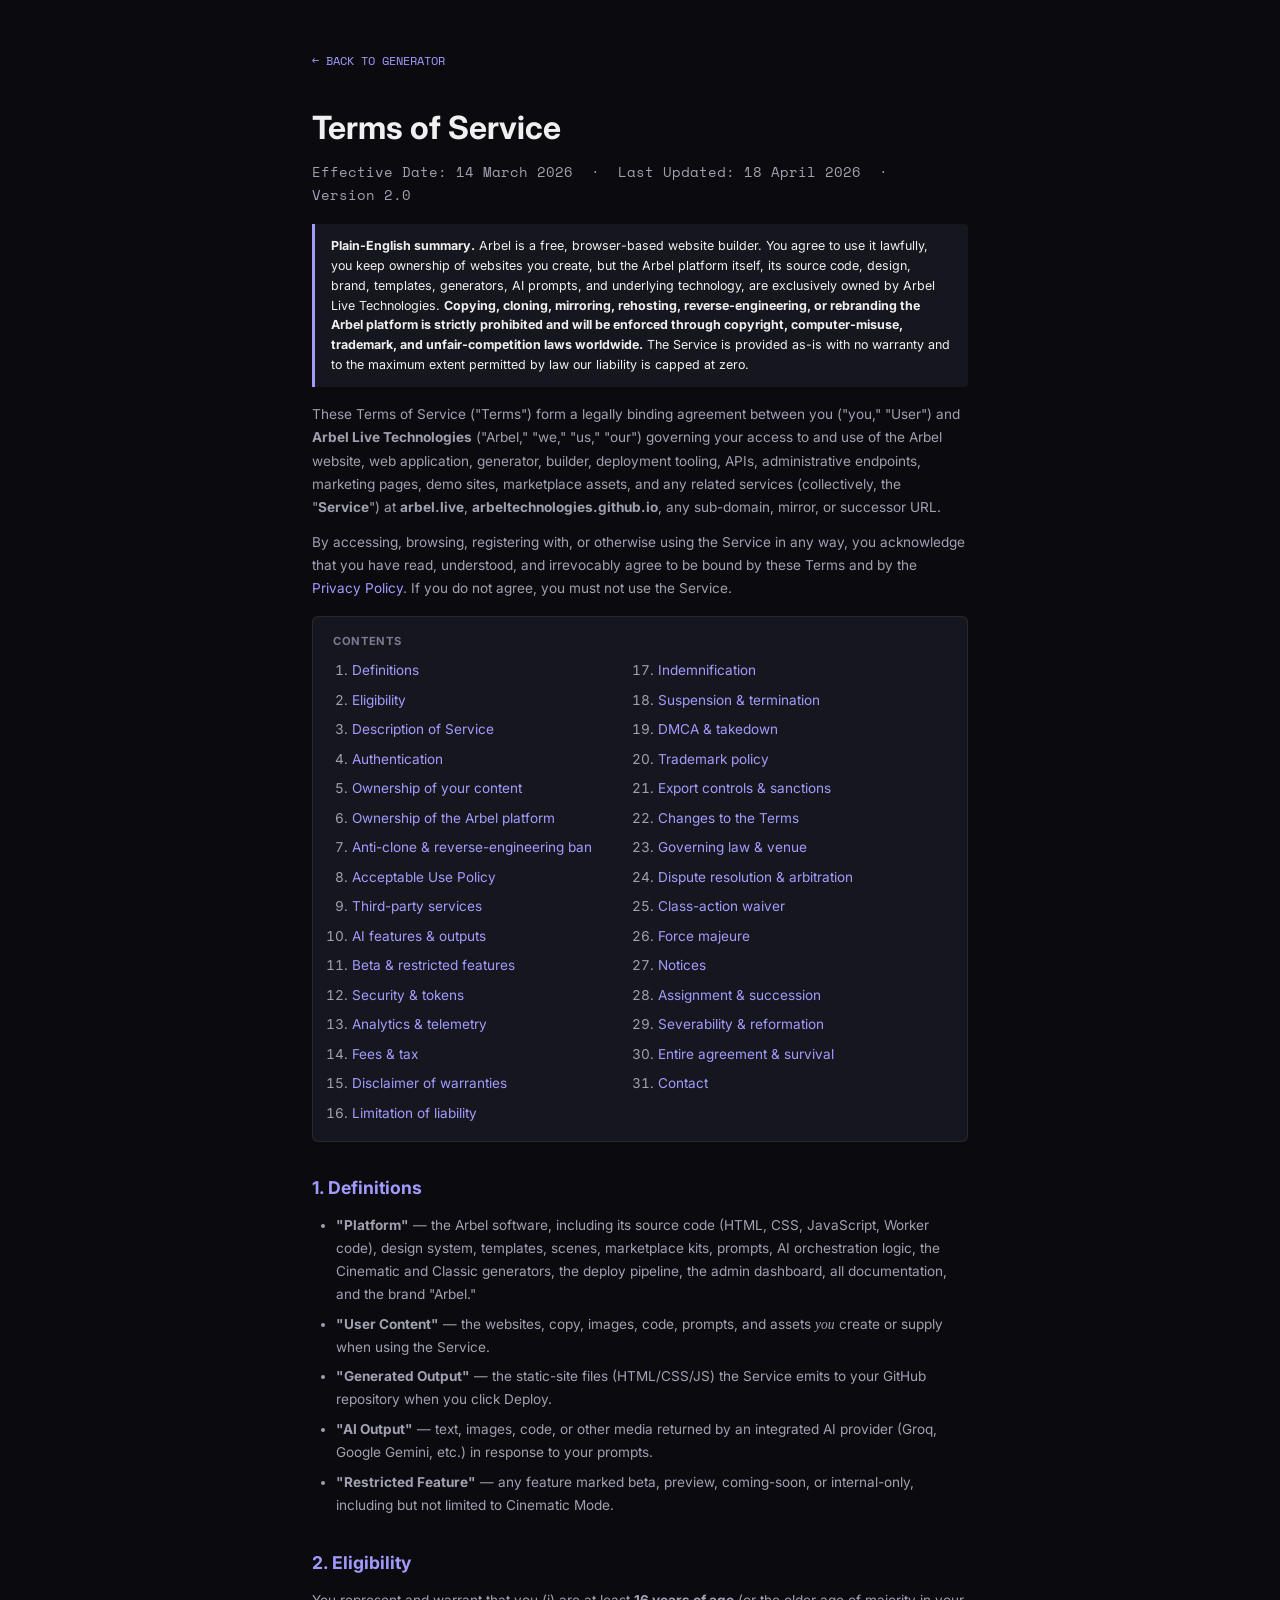
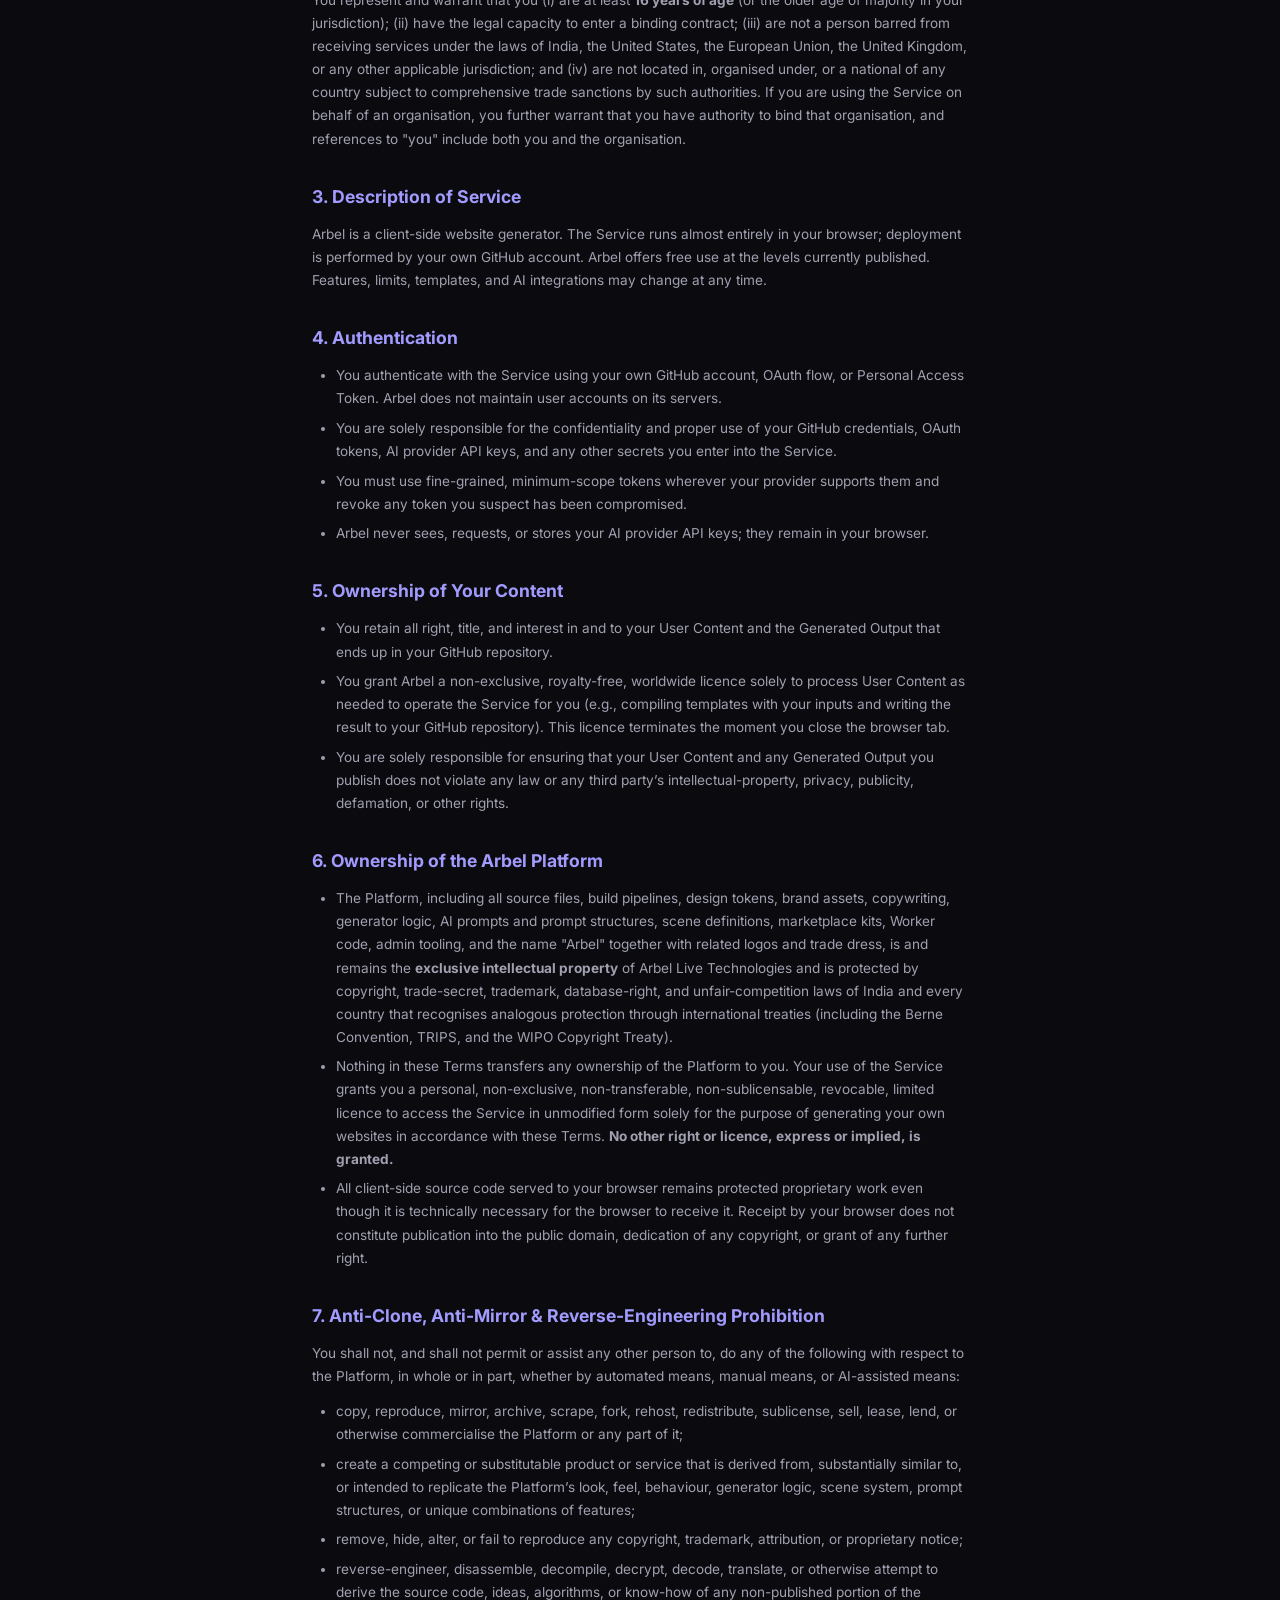
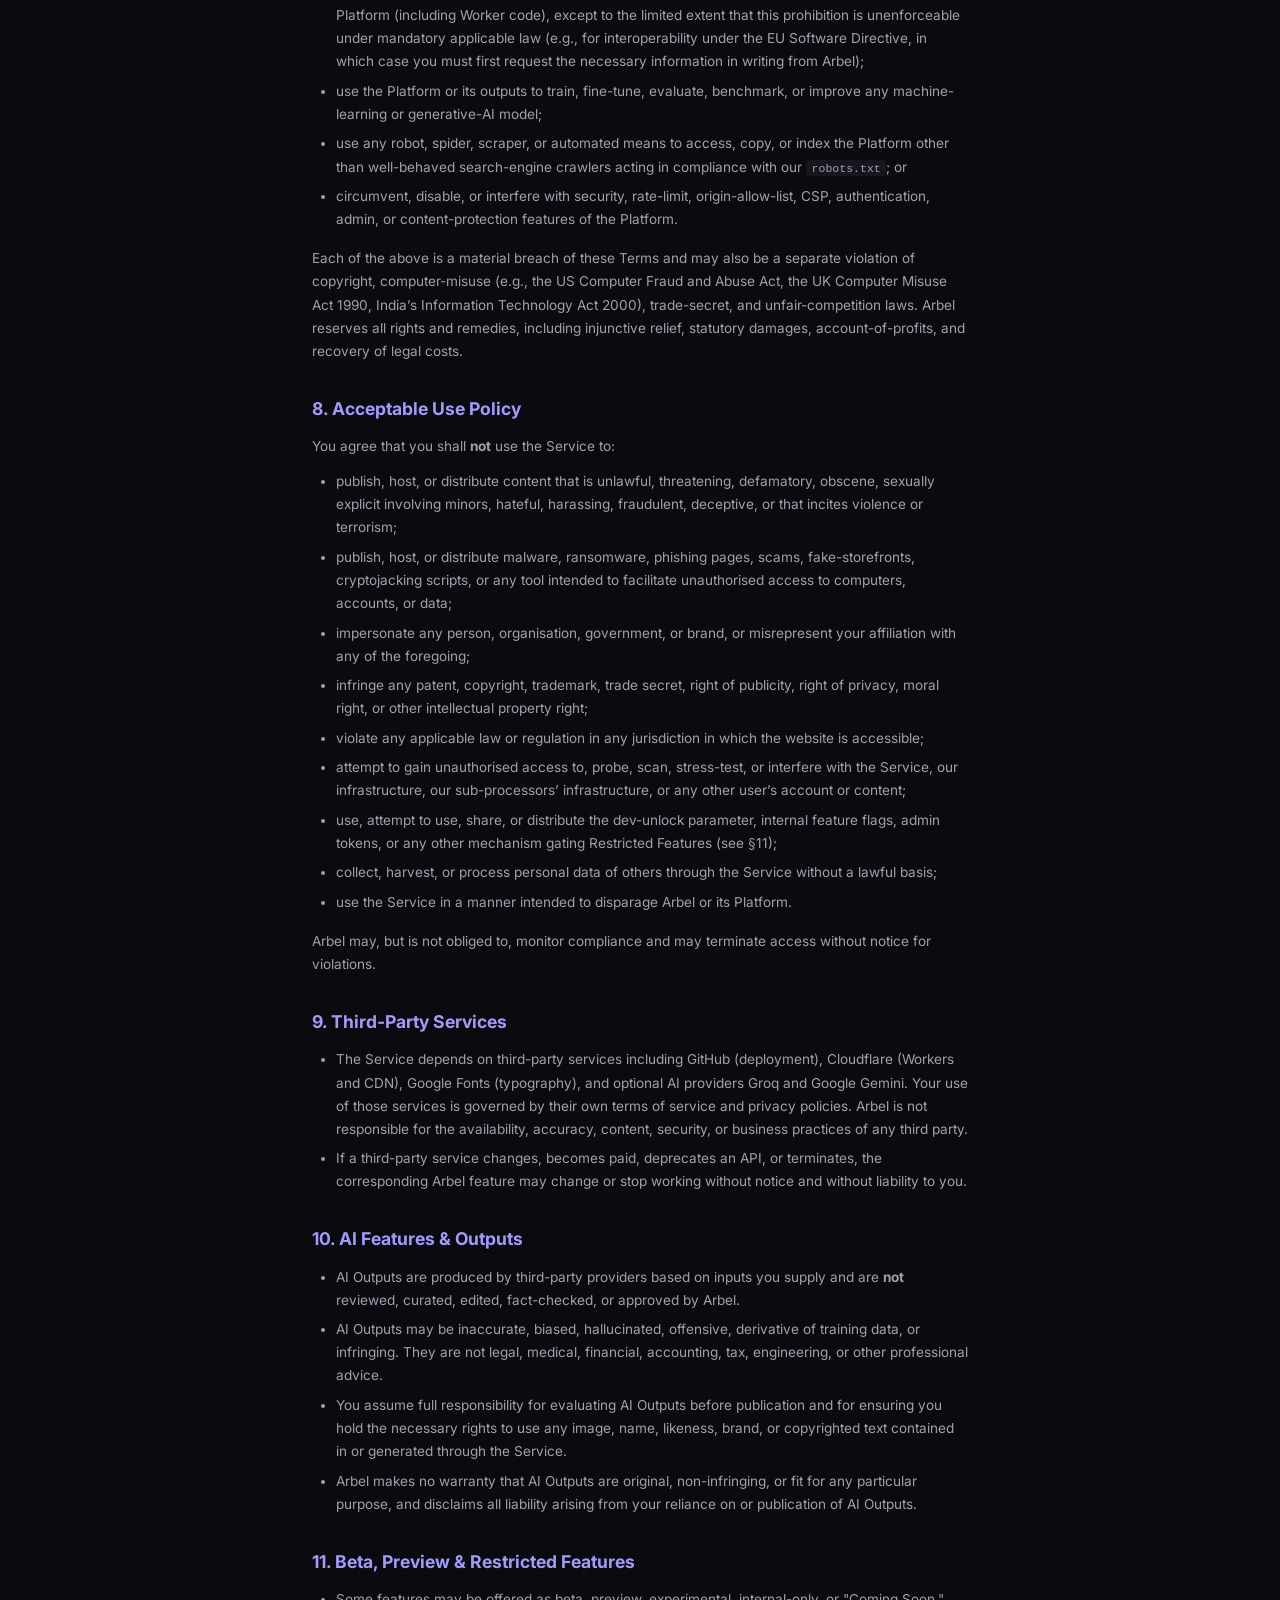
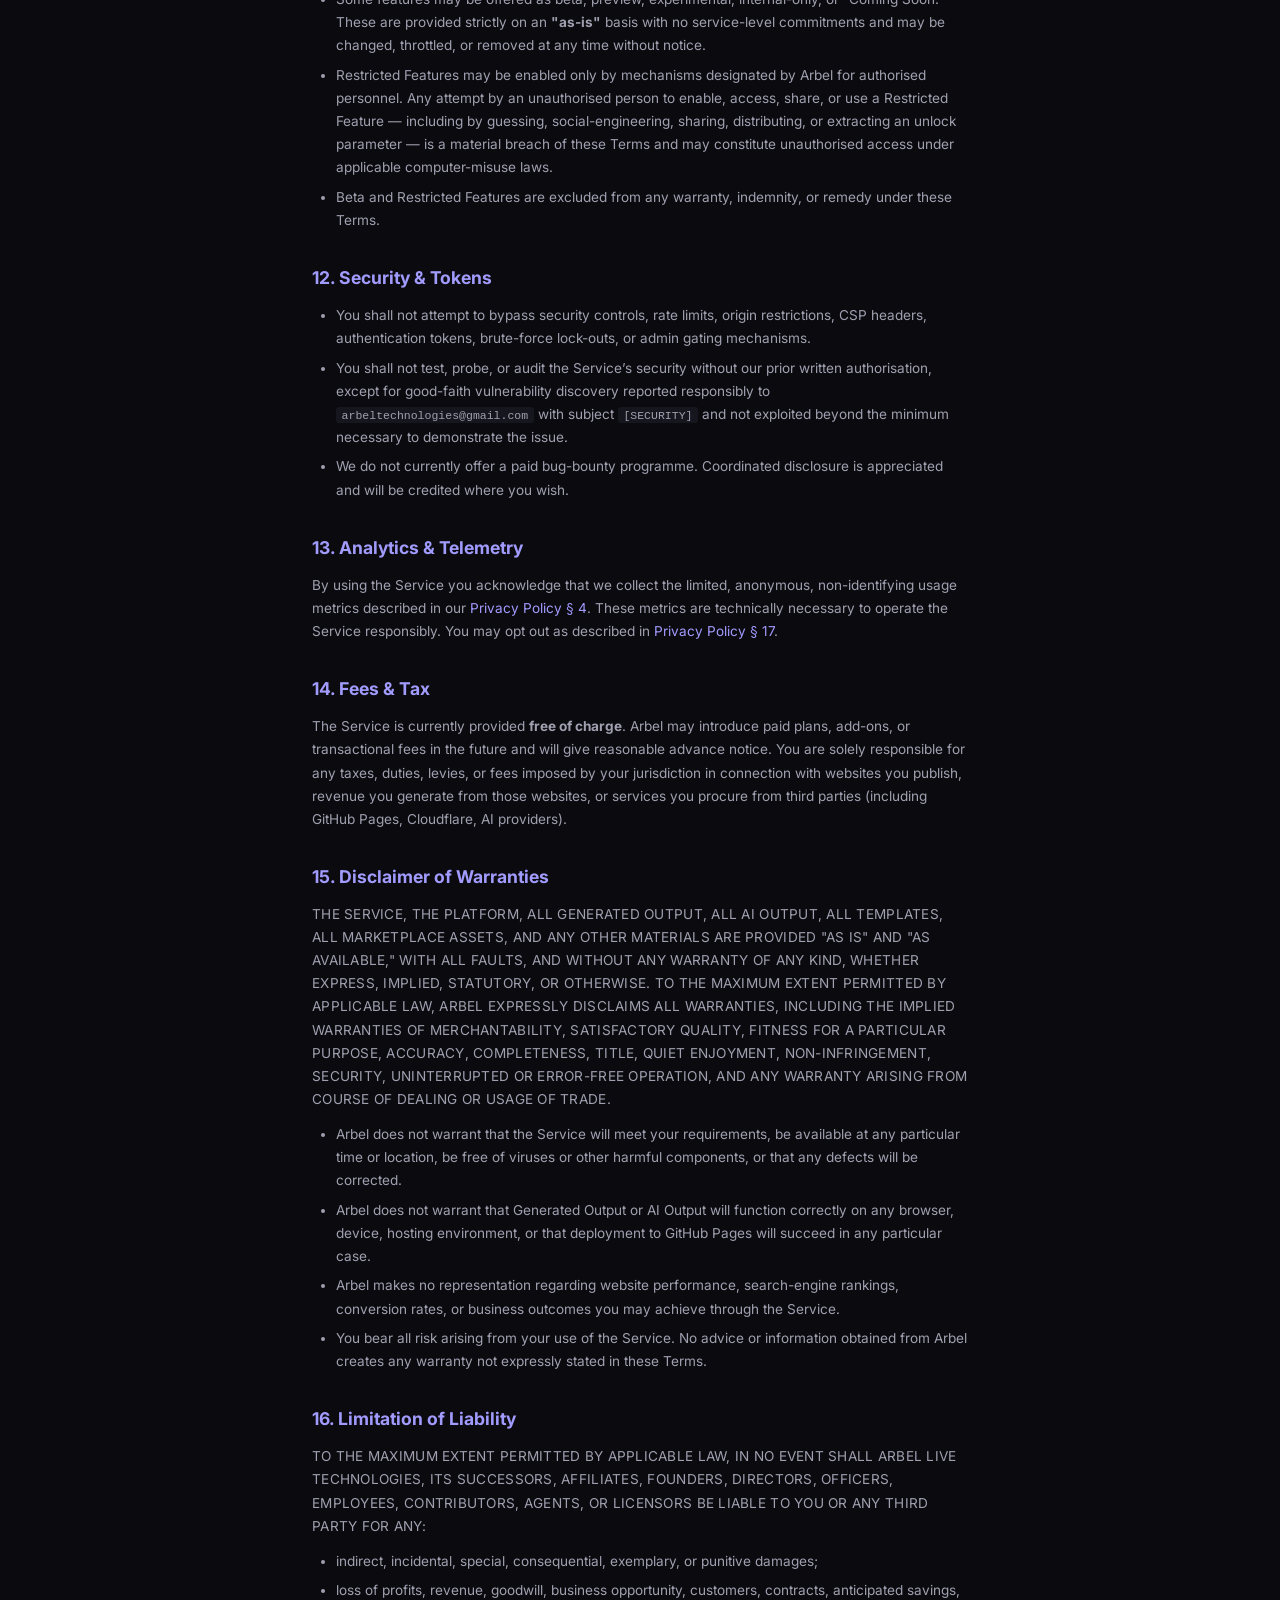
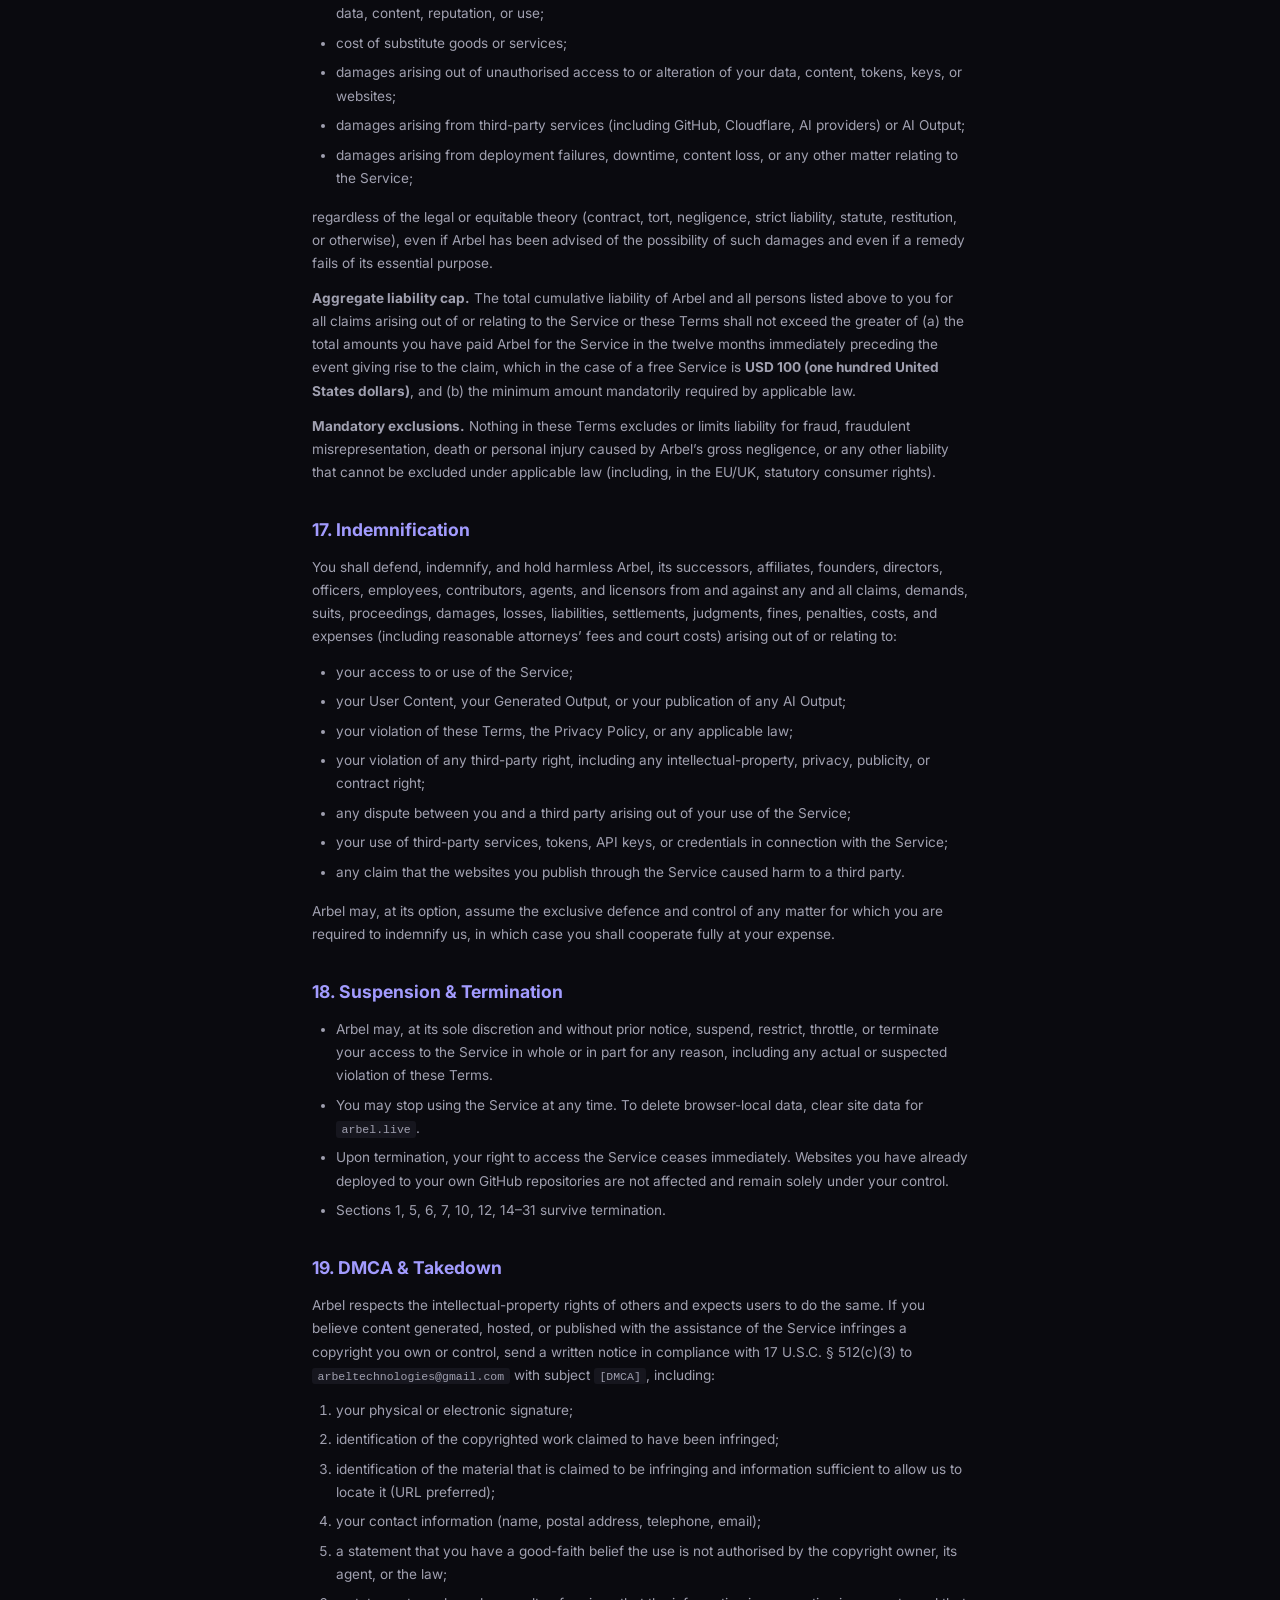
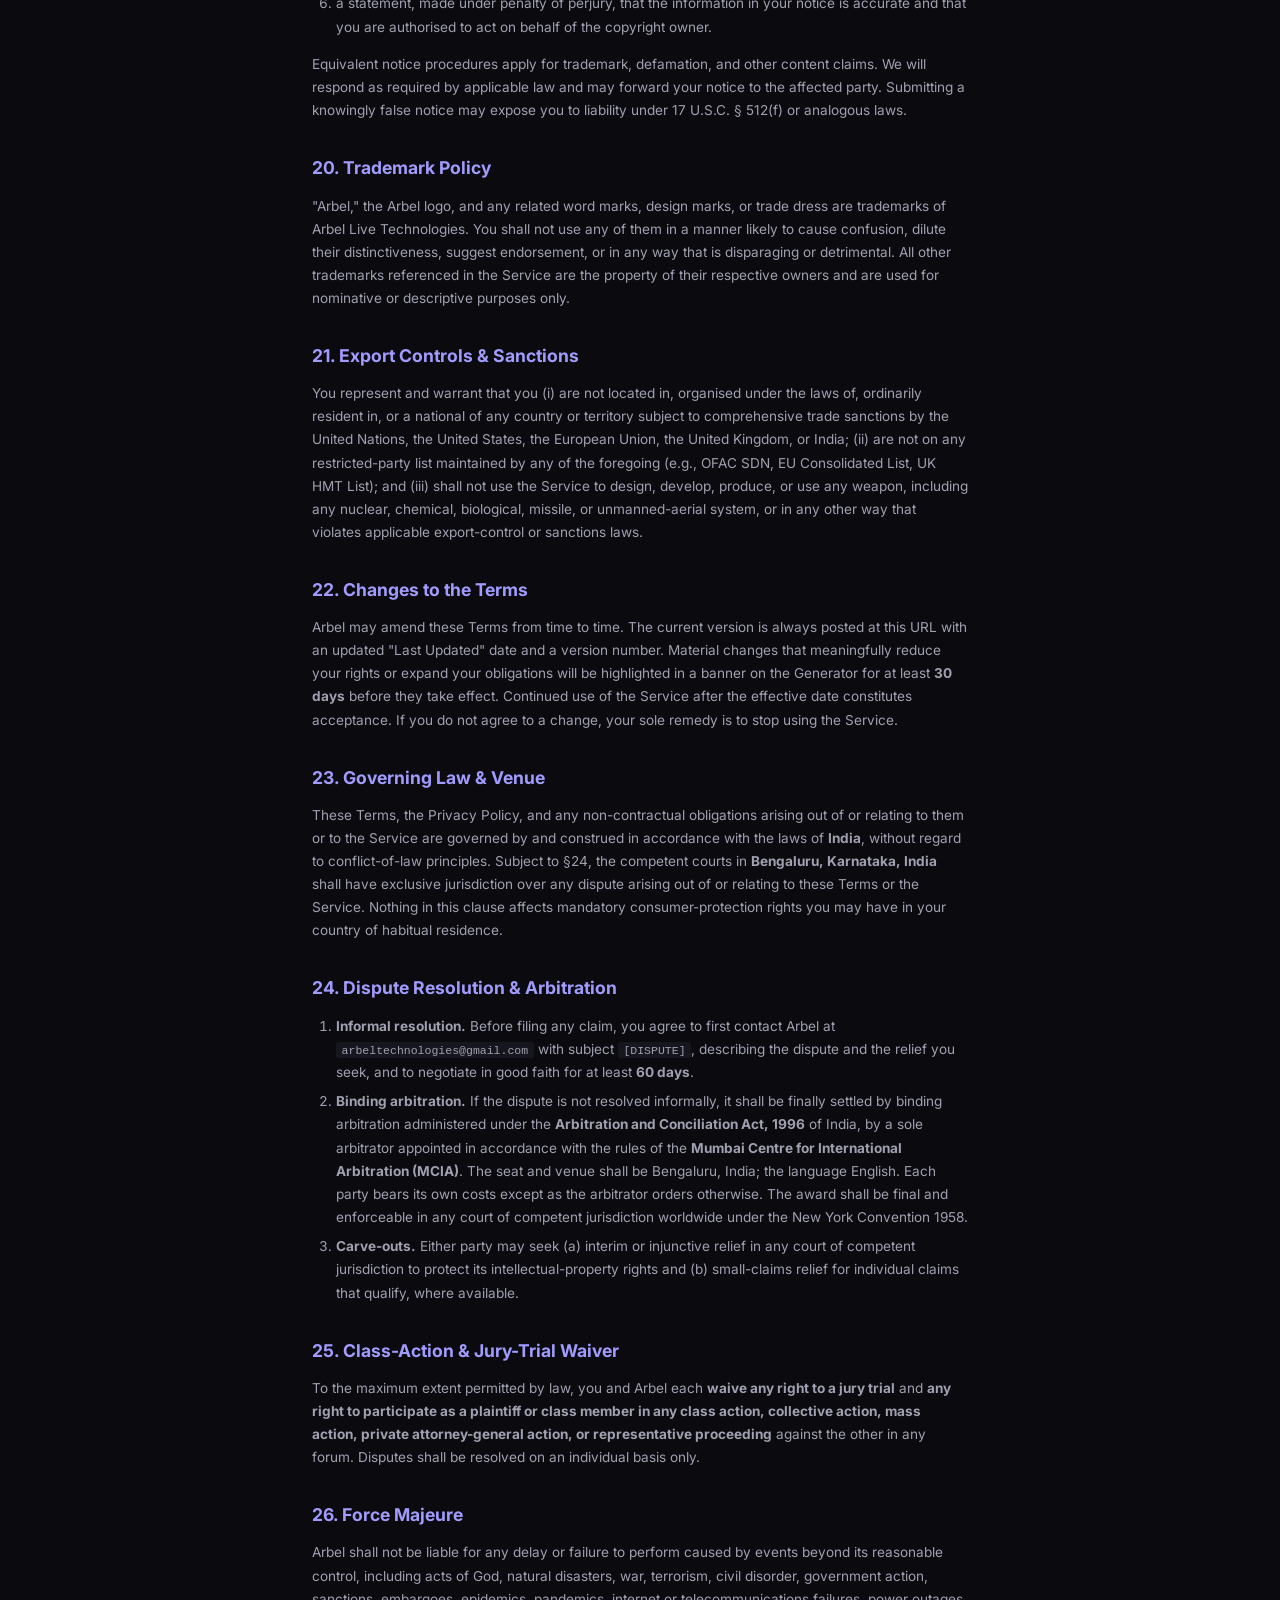
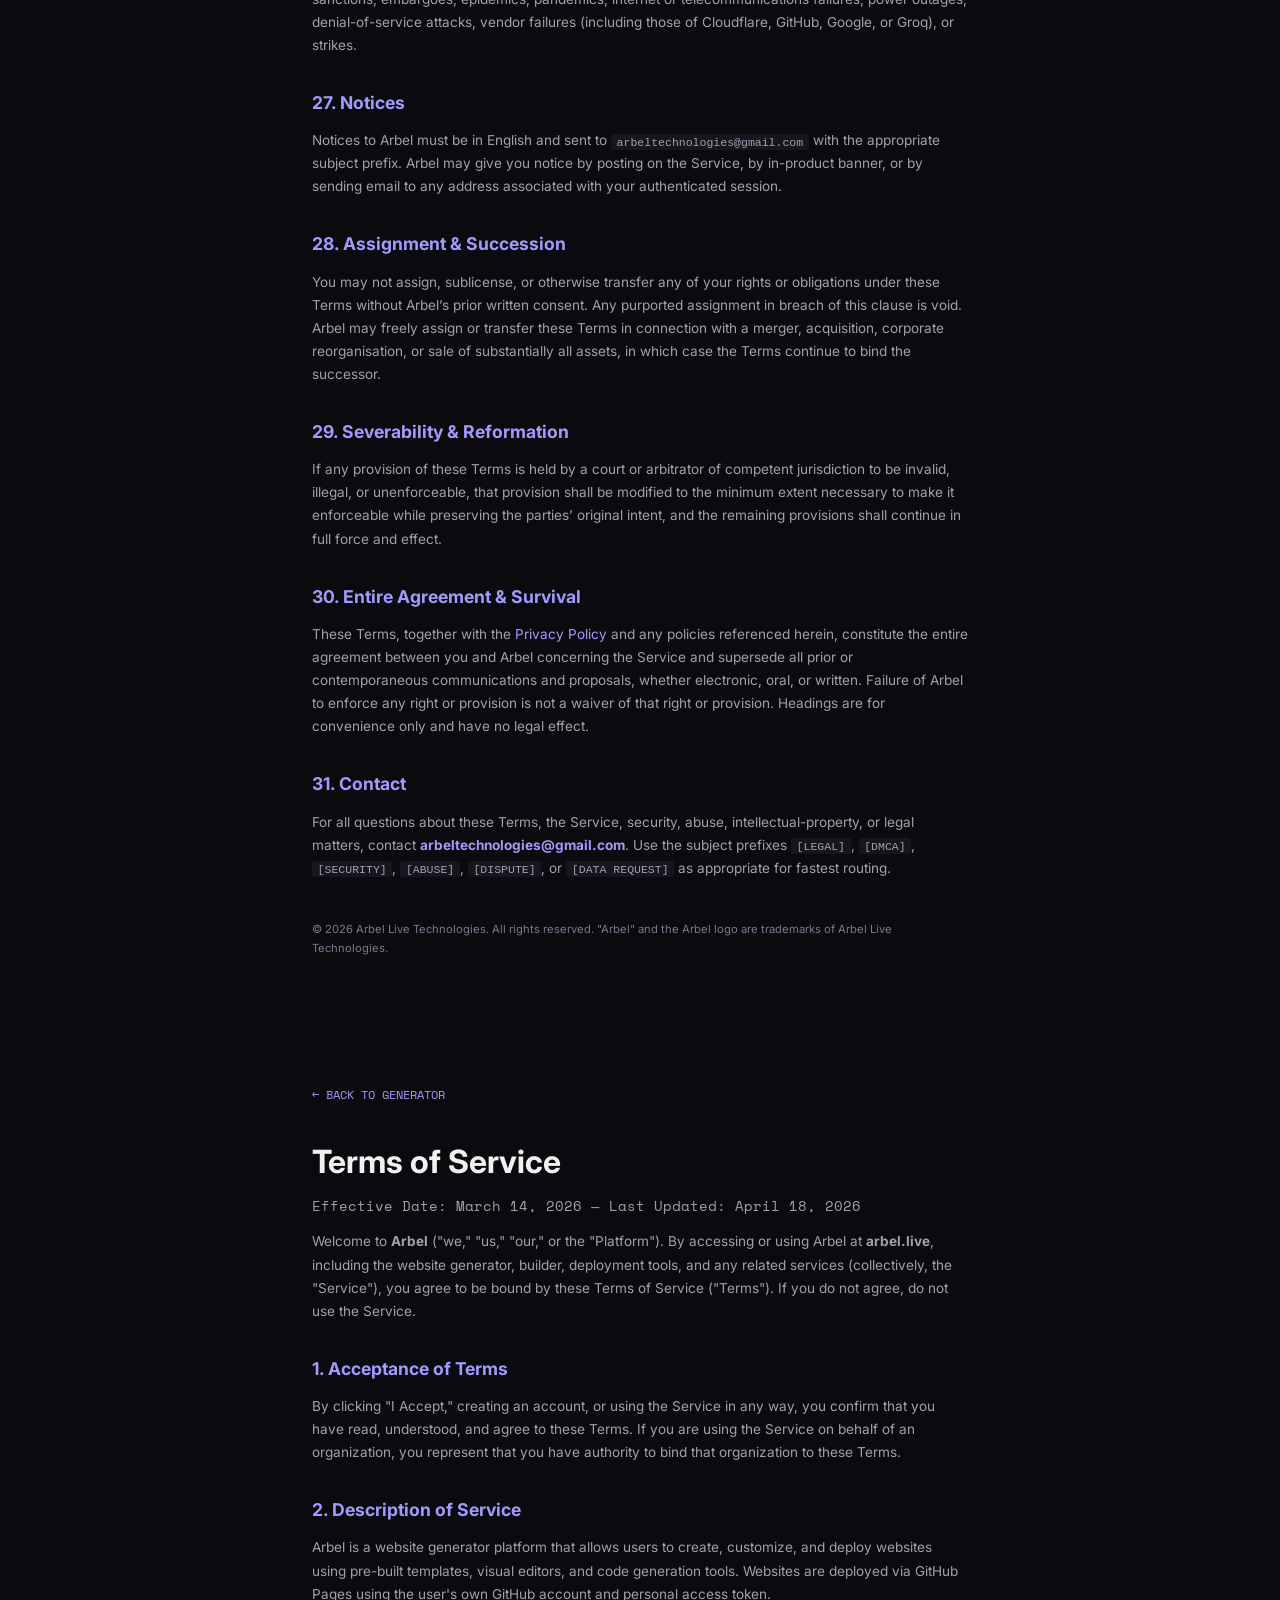
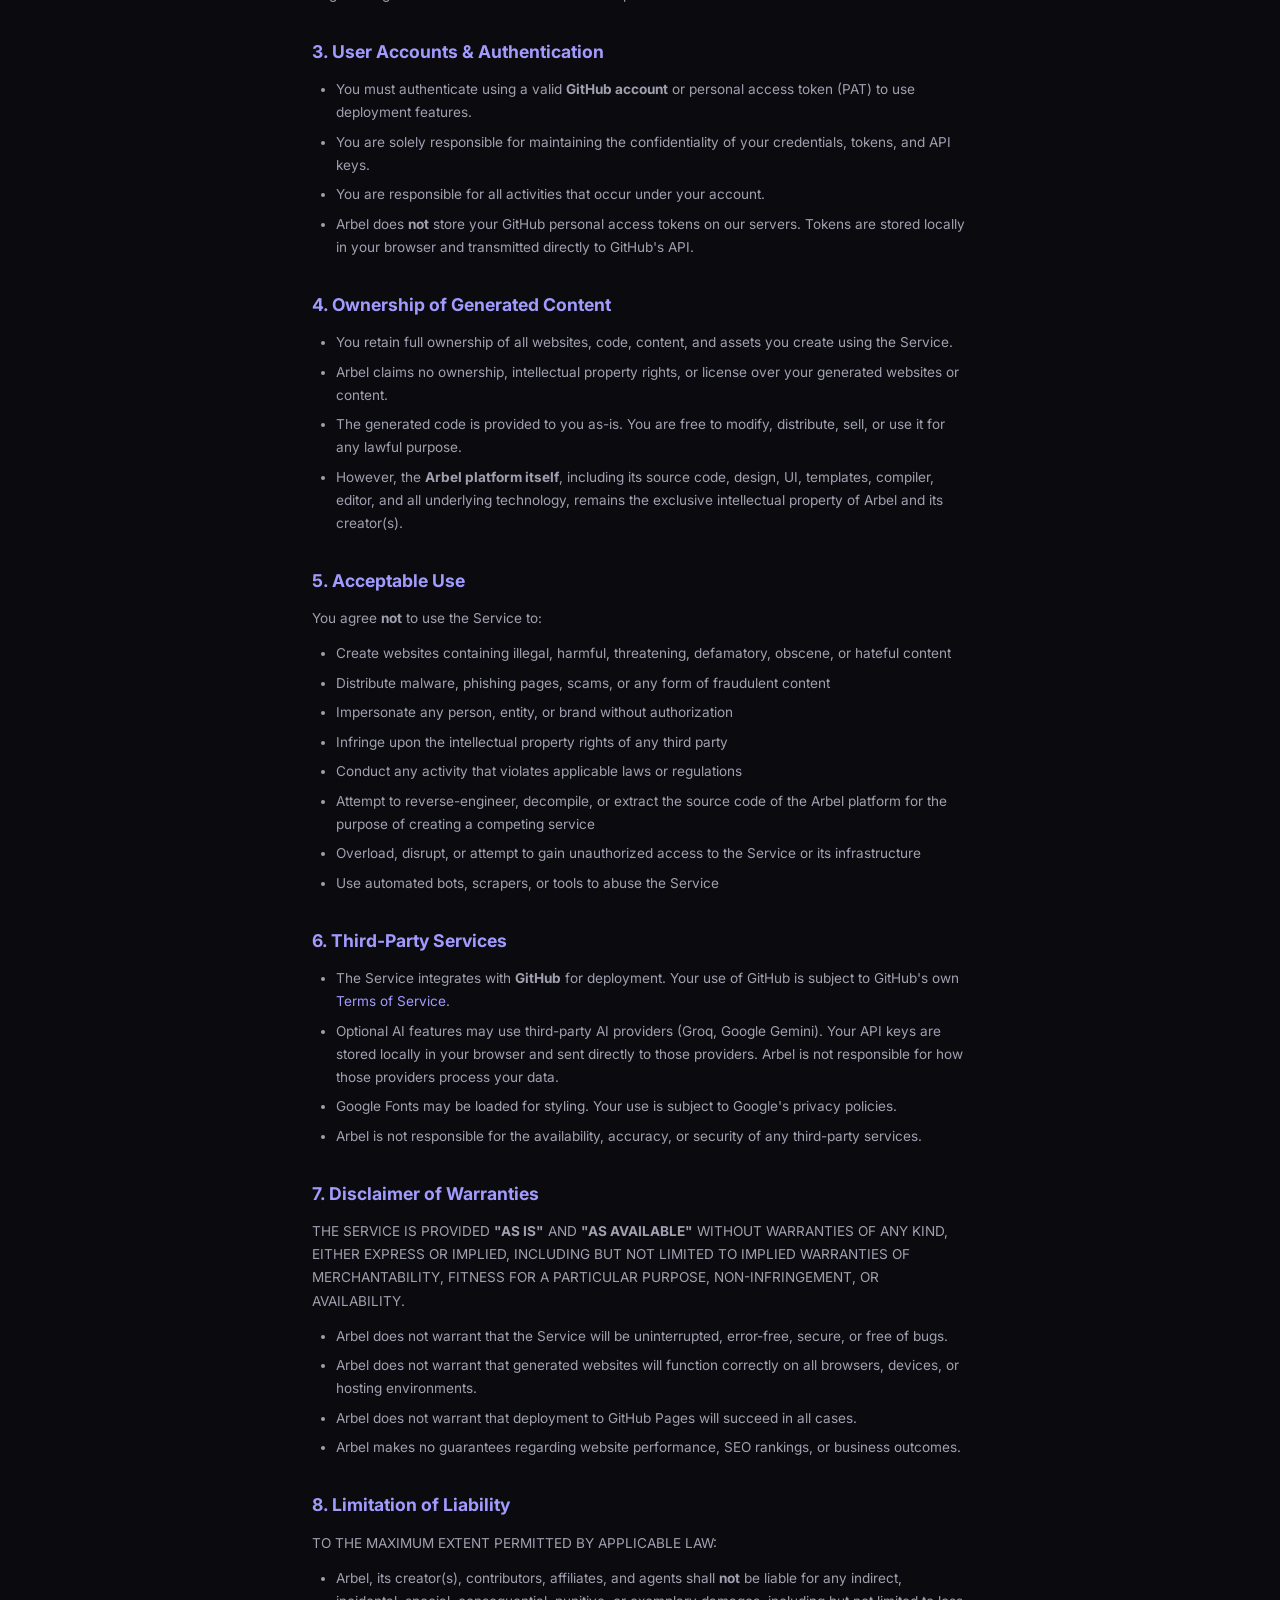
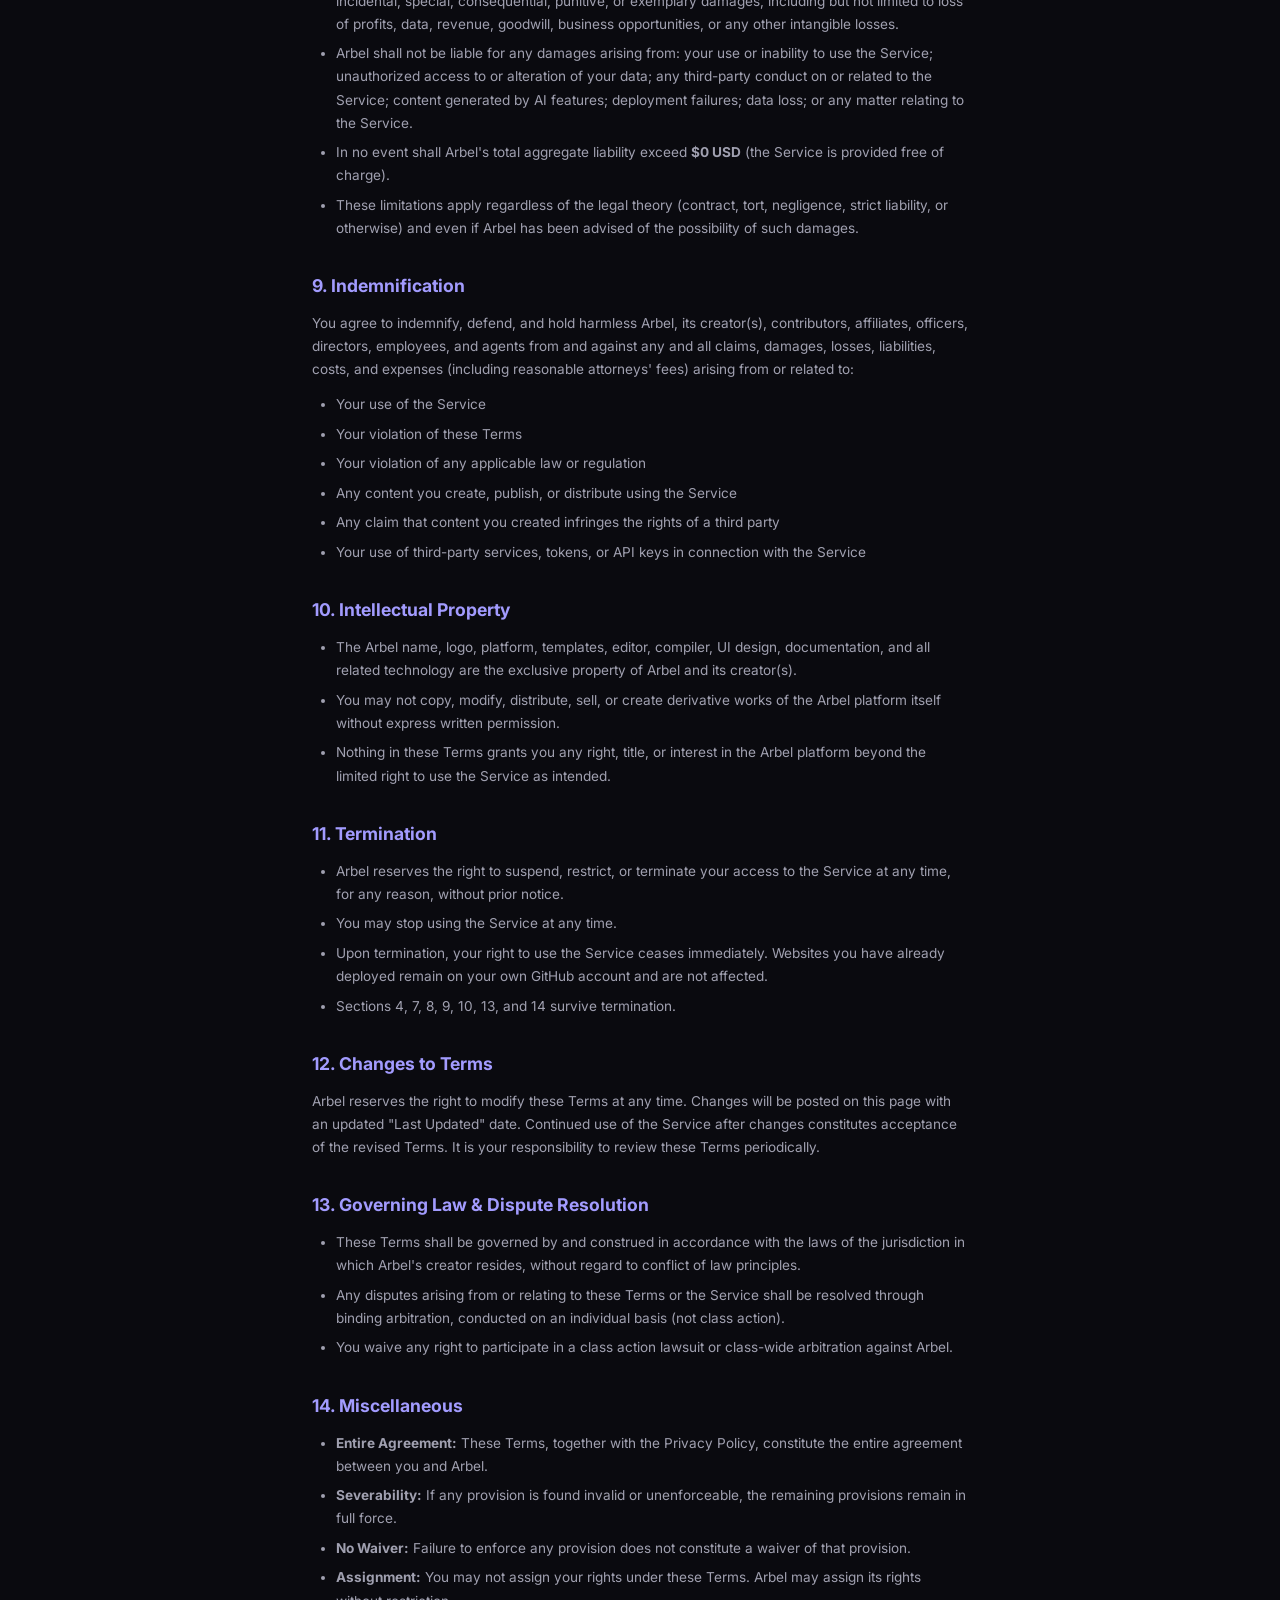
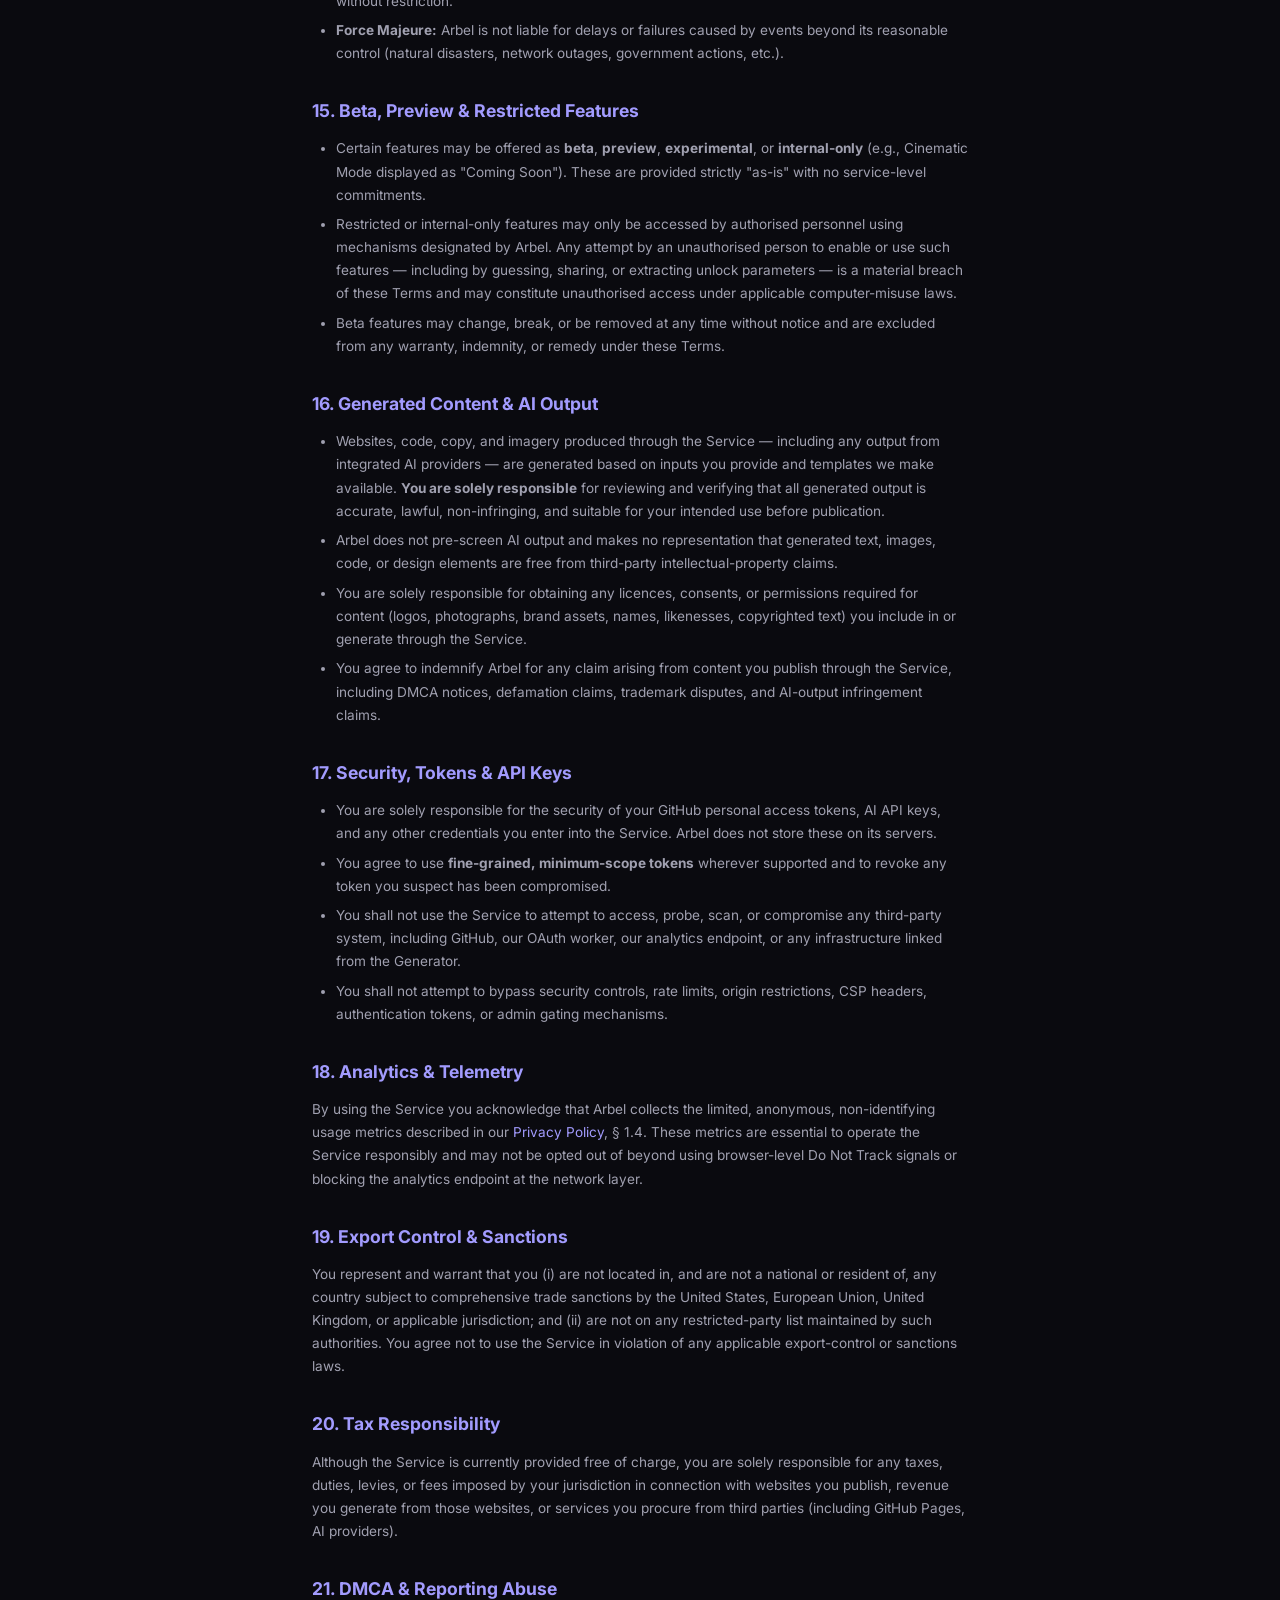
<file: generator/terms.html>
<!DOCTYPE html>
<html lang="en">
<head>
    <meta charset="UTF-8">
    <meta name="viewport" content="width=device-width, initial-scale=1.0">
    <meta name="robots" content="index,follow">
    <meta name="referrer" content="strict-origin-when-cross-origin">
    <title>Terms of Service &mdash; Arbel</title>
    <link rel="preconnect" href="https://fonts.googleapis.com">
    <link rel="preconnect" href="https://fonts.gstatic.com" crossorigin>
    <link href="https://fonts.googleapis.com/css2?family=Inter:wght@400;500;600;700&family=Space+Mono:wght@400;700&display=swap" rel="stylesheet">
    <link rel="stylesheet" href="css/generator.css">
    <style>
        .legal-page { max-width: 760px; margin: 0 auto; padding: 3rem 2rem 4rem; }
        .legal-page h1 { font-size: 2rem; margin-bottom: 0.5rem; }
        .legal-date { color: var(--fg3); font-size: 0.7rem; margin-bottom: 2.5rem; }
        .legal-page h2 { font-size: 1.05rem; margin: 2rem 0 0.6rem; color: var(--accent2); }
        .legal-page h3 { font-size: 0.9rem; margin: 1.1rem 0 0.4rem; color: var(--fg1); }
        .legal-page p, .legal-page li { font-size: 0.83rem; color: var(--fg2); line-height: 1.7; margin-bottom: 0.6rem; }
        .legal-page ul, .legal-page ol { padding-left: 1.5rem; margin-bottom: 0.9rem; }
        .legal-page li { margin-bottom: 0.3rem; }
        .legal-page strong { color: var(--fg1); }
        .legal-page a { color: var(--accent2); }
        .legal-back { display: inline-flex; align-items: center; gap: 0.4rem; color: var(--fg3); font-size: 0.75rem; text-decoration: none; margin-bottom: 2rem; }
        .legal-back:hover { color: var(--accent2); }
        .legal-page code { background: var(--surface); padding: 0.1rem 0.35rem; border-radius: 3px; font-size: 0.72rem; color: var(--fg1); }
        .toc { background: var(--surface); border: 1px solid var(--border); border-radius: 6px; padding: 1rem 1.25rem; margin: 1rem 0 2rem; }
        .toc h3 { margin: 0 0 0.5rem; font-size: 0.7rem; text-transform: uppercase; letter-spacing: 0.06em; color: var(--fg3); }
        .toc ol { margin: 0; padding-left: 1.2rem; columns: 2; column-gap: 1rem; }
        .toc li { font-size: 0.75rem; margin-bottom: 0.2rem; }
        .toc a { color: var(--fg2); text-decoration: none; }
        .toc a:hover { color: var(--accent2); }
        .callout { border-left: 3px solid var(--accent2); background: var(--surface); padding: 0.75rem 1rem; margin: 1rem 0; font-size: 0.78rem; border-radius: 0 4px 4px 0; }
        .legal-page .caps { text-transform: uppercase; letter-spacing: 0.02em; }
    </style>
</head>
<body>
    <div class="legal-page">
        <a href="index.html" class="legal-back mono">&larr; BACK TO GENERATOR</a>
        <h1>Terms of Service</h1>
        <p class="legal-date mono">Effective Date: 14 March 2026 &nbsp;&middot;&nbsp; Last Updated: 18 April 2026 &nbsp;&middot;&nbsp; Version 2.0</p>

        <div class="callout">
            <strong>Plain-English summary.</strong> Arbel is a free, browser-based website builder. You agree to use it lawfully, you keep ownership of websites you create, but the Arbel platform itself, its source code, design, brand, templates, generators, AI prompts, and underlying technology, are exclusively owned by Arbel Live Technologies. <strong>Copying, cloning, mirroring, rehosting, reverse-engineering, or rebranding the Arbel platform is strictly prohibited and will be enforced through copyright, computer-misuse, trademark, and unfair-competition laws worldwide.</strong> The Service is provided as-is with no warranty and to the maximum extent permitted by law our liability is capped at zero.
        </div>

        <p>These Terms of Service ("Terms") form a legally binding agreement between you ("you," "User") and <strong>Arbel Live Technologies</strong> ("Arbel," "we," "us," "our") governing your access to and use of the Arbel website, web application, generator, builder, deployment tooling, APIs, administrative endpoints, marketing pages, demo sites, marketplace assets, and any related services (collectively, the "<strong>Service</strong>") at <strong>arbel.live</strong>, <strong>arbeltechnologies.github.io</strong>, any sub-domain, mirror, or successor URL.</p>

        <p>By accessing, browsing, registering with, or otherwise using the Service in any way, you acknowledge that you have read, understood, and irrevocably agree to be bound by these Terms and by the <a href="privacy.html">Privacy Policy</a>. If you do not agree, you must not use the Service.</p>

        <div class="toc">
            <h3>Contents</h3>
            <ol>
                <li><a href="#s1">Definitions</a></li>
                <li><a href="#s2">Eligibility</a></li>
                <li><a href="#s3">Description of Service</a></li>
                <li><a href="#s4">Authentication</a></li>
                <li><a href="#s5">Ownership of your content</a></li>
                <li><a href="#s6">Ownership of the Arbel platform</a></li>
                <li><a href="#s7">Anti-clone &amp; reverse-engineering ban</a></li>
                <li><a href="#s8">Acceptable Use Policy</a></li>
                <li><a href="#s9">Third-party services</a></li>
                <li><a href="#s10">AI features &amp; outputs</a></li>
                <li><a href="#s11">Beta &amp; restricted features</a></li>
                <li><a href="#s12">Security &amp; tokens</a></li>
                <li><a href="#s13">Analytics &amp; telemetry</a></li>
                <li><a href="#s14">Fees &amp; tax</a></li>
                <li><a href="#s15">Disclaimer of warranties</a></li>
                <li><a href="#s16">Limitation of liability</a></li>
                <li><a href="#s17">Indemnification</a></li>
                <li><a href="#s18">Suspension &amp; termination</a></li>
                <li><a href="#s19">DMCA &amp; takedown</a></li>
                <li><a href="#s20">Trademark policy</a></li>
                <li><a href="#s21">Export controls &amp; sanctions</a></li>
                <li><a href="#s22">Changes to the Terms</a></li>
                <li><a href="#s23">Governing law &amp; venue</a></li>
                <li><a href="#s24">Dispute resolution &amp; arbitration</a></li>
                <li><a href="#s25">Class-action waiver</a></li>
                <li><a href="#s26">Force majeure</a></li>
                <li><a href="#s27">Notices</a></li>
                <li><a href="#s28">Assignment &amp; succession</a></li>
                <li><a href="#s29">Severability &amp; reformation</a></li>
                <li><a href="#s30">Entire agreement &amp; survival</a></li>
                <li><a href="#s31">Contact</a></li>
            </ol>
        </div>

        <h2 id="s1">1. Definitions</h2>
        <ul>
            <li><strong>"Platform"</strong> &mdash; the Arbel software, including its source code (HTML, CSS, JavaScript, Worker code), design system, templates, scenes, marketplace kits, prompts, AI orchestration logic, the Cinematic and Classic generators, the deploy pipeline, the admin dashboard, all documentation, and the brand "Arbel."</li>
            <li><strong>"User Content"</strong> &mdash; the websites, copy, images, code, prompts, and assets <em>you</em> create or supply when using the Service.</li>
            <li><strong>"Generated Output"</strong> &mdash; the static-site files (HTML/CSS/JS) the Service emits to your GitHub repository when you click Deploy.</li>
            <li><strong>"AI Output"</strong> &mdash; text, images, code, or other media returned by an integrated AI provider (Groq, Google Gemini, etc.) in response to your prompts.</li>
            <li><strong>"Restricted Feature"</strong> &mdash; any feature marked beta, preview, coming-soon, or internal-only, including but not limited to Cinematic Mode.</li>
        </ul>

        <h2 id="s2">2. Eligibility</h2>
        <p>You represent and warrant that you (i) are at least <strong>16 years of age</strong> (or the older age of majority in your jurisdiction); (ii) have the legal capacity to enter a binding contract; (iii) are not a person barred from receiving services under the laws of India, the United States, the European Union, the United Kingdom, or any other applicable jurisdiction; and (iv) are not located in, organised under, or a national of any country subject to comprehensive trade sanctions by such authorities. If you are using the Service on behalf of an organisation, you further warrant that you have authority to bind that organisation, and references to "you" include both you and the organisation.</p>

        <h2 id="s3">3. Description of Service</h2>
        <p>Arbel is a client-side website generator. The Service runs almost entirely in your browser; deployment is performed by your own GitHub account. Arbel offers free use at the levels currently published. Features, limits, templates, and AI integrations may change at any time.</p>

        <h2 id="s4">4. Authentication</h2>
        <ul>
            <li>You authenticate with the Service using your own GitHub account, OAuth flow, or Personal Access Token. Arbel does not maintain user accounts on its servers.</li>
            <li>You are solely responsible for the confidentiality and proper use of your GitHub credentials, OAuth tokens, AI provider API keys, and any other secrets you enter into the Service.</li>
            <li>You must use fine-grained, minimum-scope tokens wherever your provider supports them and revoke any token you suspect has been compromised.</li>
            <li>Arbel never sees, requests, or stores your AI provider API keys; they remain in your browser.</li>
        </ul>

        <h2 id="s5">5. Ownership of Your Content</h2>
        <ul>
            <li>You retain all right, title, and interest in and to your User Content and the Generated Output that ends up in your GitHub repository.</li>
            <li>You grant Arbel a non-exclusive, royalty-free, worldwide licence solely to process User Content as needed to operate the Service for you (e.g., compiling templates with your inputs and writing the result to your GitHub repository). This licence terminates the moment you close the browser tab.</li>
            <li>You are solely responsible for ensuring that your User Content and any Generated Output you publish does not violate any law or any third party&rsquo;s intellectual-property, privacy, publicity, defamation, or other rights.</li>
        </ul>

        <h2 id="s6">6. Ownership of the Arbel Platform</h2>
        <ul>
            <li>The Platform, including all source files, build pipelines, design tokens, brand assets, copywriting, generator logic, AI prompts and prompt structures, scene definitions, marketplace kits, Worker code, admin tooling, and the name "Arbel" together with related logos and trade dress, is and remains the <strong>exclusive intellectual property</strong> of Arbel Live Technologies and is protected by copyright, trade-secret, trademark, database-right, and unfair-competition laws of India and every country that recognises analogous protection through international treaties (including the Berne Convention, TRIPS, and the WIPO Copyright Treaty).</li>
            <li>Nothing in these Terms transfers any ownership of the Platform to you. Your use of the Service grants you a personal, non-exclusive, non-transferable, non-sublicensable, revocable, limited licence to access the Service in unmodified form solely for the purpose of generating your own websites in accordance with these Terms. <strong>No other right or licence, express or implied, is granted.</strong></li>
            <li>All client-side source code served to your browser remains protected proprietary work even though it is technically necessary for the browser to receive it. Receipt by your browser does not constitute publication into the public domain, dedication of any copyright, or grant of any further right.</li>
        </ul>

        <h2 id="s7">7. Anti-Clone, Anti-Mirror &amp; Reverse-Engineering Prohibition</h2>
        <p>You shall not, and shall not permit or assist any other person to, do any of the following with respect to the Platform, in whole or in part, whether by automated means, manual means, or AI-assisted means:</p>
        <ul>
            <li>copy, reproduce, mirror, archive, scrape, fork, rehost, redistribute, sublicense, sell, lease, lend, or otherwise commercialise the Platform or any part of it;</li>
            <li>create a competing or substitutable product or service that is derived from, substantially similar to, or intended to replicate the Platform&rsquo;s look, feel, behaviour, generator logic, scene system, prompt structures, or unique combinations of features;</li>
            <li>remove, hide, alter, or fail to reproduce any copyright, trademark, attribution, or proprietary notice;</li>
            <li>reverse-engineer, disassemble, decompile, decrypt, decode, translate, or otherwise attempt to derive the source code, ideas, algorithms, or know-how of any non-published portion of the Platform (including Worker code), except to the limited extent that this prohibition is unenforceable under mandatory applicable law (e.g., for interoperability under the EU Software Directive, in which case you must first request the necessary information in writing from Arbel);</li>
            <li>use the Platform or its outputs to train, fine-tune, evaluate, benchmark, or improve any machine-learning or generative-AI model;</li>
            <li>use any robot, spider, scraper, or automated means to access, copy, or index the Platform other than well-behaved search-engine crawlers acting in compliance with our <code>robots.txt</code>; or</li>
            <li>circumvent, disable, or interfere with security, rate-limit, origin-allow-list, CSP, authentication, admin, or content-protection features of the Platform.</li>
        </ul>
        <p>Each of the above is a material breach of these Terms and may also be a separate violation of copyright, computer-misuse (e.g., the US Computer Fraud and Abuse Act, the UK Computer Misuse Act 1990, India&rsquo;s Information Technology Act 2000), trade-secret, and unfair-competition laws. Arbel reserves all rights and remedies, including injunctive relief, statutory damages, account-of-profits, and recovery of legal costs.</p>

        <h2 id="s8">8. Acceptable Use Policy</h2>
        <p>You agree that you shall <strong>not</strong> use the Service to:</p>
        <ul>
            <li>publish, host, or distribute content that is unlawful, threatening, defamatory, obscene, sexually explicit involving minors, hateful, harassing, fraudulent, deceptive, or that incites violence or terrorism;</li>
            <li>publish, host, or distribute malware, ransomware, phishing pages, scams, fake-storefronts, cryptojacking scripts, or any tool intended to facilitate unauthorised access to computers, accounts, or data;</li>
            <li>impersonate any person, organisation, government, or brand, or misrepresent your affiliation with any of the foregoing;</li>
            <li>infringe any patent, copyright, trademark, trade secret, right of publicity, right of privacy, moral right, or other intellectual property right;</li>
            <li>violate any applicable law or regulation in any jurisdiction in which the website is accessible;</li>
            <li>attempt to gain unauthorised access to, probe, scan, stress-test, or interfere with the Service, our infrastructure, our sub-processors&rsquo; infrastructure, or any other user&rsquo;s account or content;</li>
            <li>use, attempt to use, share, or distribute the dev-unlock parameter, internal feature flags, admin tokens, or any other mechanism gating Restricted Features (see &sect;11);</li>
            <li>collect, harvest, or process personal data of others through the Service without a lawful basis;</li>
            <li>use the Service in a manner intended to disparage Arbel or its Platform.</li>
        </ul>
        <p>Arbel may, but is not obliged to, monitor compliance and may terminate access without notice for violations.</p>

        <h2 id="s9">9. Third-Party Services</h2>
        <ul>
            <li>The Service depends on third-party services including GitHub (deployment), Cloudflare (Workers and CDN), Google Fonts (typography), and optional AI providers Groq and Google Gemini. Your use of those services is governed by their own terms of service and privacy policies. Arbel is not responsible for the availability, accuracy, content, security, or business practices of any third party.</li>
            <li>If a third-party service changes, becomes paid, deprecates an API, or terminates, the corresponding Arbel feature may change or stop working without notice and without liability to you.</li>
        </ul>

        <h2 id="s10">10. AI Features &amp; Outputs</h2>
        <ul>
            <li>AI Outputs are produced by third-party providers based on inputs you supply and are <strong>not</strong> reviewed, curated, edited, fact-checked, or approved by Arbel.</li>
            <li>AI Outputs may be inaccurate, biased, hallucinated, offensive, derivative of training data, or infringing. They are not legal, medical, financial, accounting, tax, engineering, or other professional advice.</li>
            <li>You assume full responsibility for evaluating AI Outputs before publication and for ensuring you hold the necessary rights to use any image, name, likeness, brand, or copyrighted text contained in or generated through the Service.</li>
            <li>Arbel makes no warranty that AI Outputs are original, non-infringing, or fit for any particular purpose, and disclaims all liability arising from your reliance on or publication of AI Outputs.</li>
        </ul>

        <h2 id="s11">11. Beta, Preview &amp; Restricted Features</h2>
        <ul>
            <li>Some features may be offered as beta, preview, experimental, internal-only, or "Coming Soon." These are provided strictly on an <strong>"as-is"</strong> basis with no service-level commitments and may be changed, throttled, or removed at any time without notice.</li>
            <li>Restricted Features may be enabled only by mechanisms designated by Arbel for authorised personnel. Any attempt by an unauthorised person to enable, access, share, or use a Restricted Feature &mdash; including by guessing, social-engineering, sharing, distributing, or extracting an unlock parameter &mdash; is a material breach of these Terms and may constitute unauthorised access under applicable computer-misuse laws.</li>
            <li>Beta and Restricted Features are excluded from any warranty, indemnity, or remedy under these Terms.</li>
        </ul>

        <h2 id="s12">12. Security &amp; Tokens</h2>
        <ul>
            <li>You shall not attempt to bypass security controls, rate limits, origin restrictions, CSP headers, authentication tokens, brute-force lock-outs, or admin gating mechanisms.</li>
            <li>You shall not test, probe, or audit the Service&rsquo;s security without our prior written authorisation, except for good-faith vulnerability discovery reported responsibly to <code>arbeltechnologies@gmail.com</code> with subject <code>[SECURITY]</code> and not exploited beyond the minimum necessary to demonstrate the issue.</li>
            <li>We do not currently offer a paid bug-bounty programme. Coordinated disclosure is appreciated and will be credited where you wish.</li>
        </ul>

        <h2 id="s13">13. Analytics &amp; Telemetry</h2>
        <p>By using the Service you acknowledge that we collect the limited, anonymous, non-identifying usage metrics described in our <a href="privacy.html#s4">Privacy Policy &sect; 4</a>. These metrics are technically necessary to operate the Service responsibly. You may opt out as described in <a href="privacy.html#s17">Privacy Policy &sect; 17</a>.</p>

        <h2 id="s14">14. Fees &amp; Tax</h2>
        <p>The Service is currently provided <strong>free of charge</strong>. Arbel may introduce paid plans, add-ons, or transactional fees in the future and will give reasonable advance notice. You are solely responsible for any taxes, duties, levies, or fees imposed by your jurisdiction in connection with websites you publish, revenue you generate from those websites, or services you procure from third parties (including GitHub Pages, Cloudflare, AI providers).</p>

        <h2 id="s15">15. Disclaimer of Warranties</h2>
        <p class="caps">The Service, the Platform, all generated output, all AI output, all templates, all marketplace assets, and any other materials are provided "as is" and "as available," with all faults, and without any warranty of any kind, whether express, implied, statutory, or otherwise. To the maximum extent permitted by applicable law, Arbel expressly disclaims all warranties, including the implied warranties of merchantability, satisfactory quality, fitness for a particular purpose, accuracy, completeness, title, quiet enjoyment, non-infringement, security, uninterrupted or error-free operation, and any warranty arising from course of dealing or usage of trade.</p>
        <ul>
            <li>Arbel does not warrant that the Service will meet your requirements, be available at any particular time or location, be free of viruses or other harmful components, or that any defects will be corrected.</li>
            <li>Arbel does not warrant that Generated Output or AI Output will function correctly on any browser, device, hosting environment, or that deployment to GitHub Pages will succeed in any particular case.</li>
            <li>Arbel makes no representation regarding website performance, search-engine rankings, conversion rates, or business outcomes you may achieve through the Service.</li>
            <li>You bear all risk arising from your use of the Service. No advice or information obtained from Arbel creates any warranty not expressly stated in these Terms.</li>
        </ul>

        <h2 id="s16">16. Limitation of Liability</h2>
        <p class="caps">To the maximum extent permitted by applicable law, in no event shall Arbel Live Technologies, its successors, affiliates, founders, directors, officers, employees, contributors, agents, or licensors be liable to you or any third party for any:</p>
        <ul>
            <li>indirect, incidental, special, consequential, exemplary, or punitive damages;</li>
            <li>loss of profits, revenue, goodwill, business opportunity, customers, contracts, anticipated savings, data, content, reputation, or use;</li>
            <li>cost of substitute goods or services;</li>
            <li>damages arising out of unauthorised access to or alteration of your data, content, tokens, keys, or websites;</li>
            <li>damages arising from third-party services (including GitHub, Cloudflare, AI providers) or AI Output;</li>
            <li>damages arising from deployment failures, downtime, content loss, or any other matter relating to the Service;</li>
        </ul>
        <p>regardless of the legal or equitable theory (contract, tort, negligence, strict liability, statute, restitution, or otherwise), even if Arbel has been advised of the possibility of such damages and even if a remedy fails of its essential purpose.</p>
        <p><strong>Aggregate liability cap.</strong> The total cumulative liability of Arbel and all persons listed above to you for all claims arising out of or relating to the Service or these Terms shall not exceed the greater of (a) the total amounts you have paid Arbel for the Service in the twelve months immediately preceding the event giving rise to the claim, which in the case of a free Service is <strong>USD 100 (one hundred United States dollars)</strong>, and (b) the minimum amount mandatorily required by applicable law.</p>
        <p><strong>Mandatory exclusions.</strong> Nothing in these Terms excludes or limits liability for fraud, fraudulent misrepresentation, death or personal injury caused by Arbel&rsquo;s gross negligence, or any other liability that cannot be excluded under applicable law (including, in the EU/UK, statutory consumer rights).</p>

        <h2 id="s17">17. Indemnification</h2>
        <p>You shall defend, indemnify, and hold harmless Arbel, its successors, affiliates, founders, directors, officers, employees, contributors, agents, and licensors from and against any and all claims, demands, suits, proceedings, damages, losses, liabilities, settlements, judgments, fines, penalties, costs, and expenses (including reasonable attorneys&rsquo; fees and court costs) arising out of or relating to:</p>
        <ul>
            <li>your access to or use of the Service;</li>
            <li>your User Content, your Generated Output, or your publication of any AI Output;</li>
            <li>your violation of these Terms, the Privacy Policy, or any applicable law;</li>
            <li>your violation of any third-party right, including any intellectual-property, privacy, publicity, or contract right;</li>
            <li>any dispute between you and a third party arising out of your use of the Service;</li>
            <li>your use of third-party services, tokens, API keys, or credentials in connection with the Service;</li>
            <li>any claim that the websites you publish through the Service caused harm to a third party.</li>
        </ul>
        <p>Arbel may, at its option, assume the exclusive defence and control of any matter for which you are required to indemnify us, in which case you shall cooperate fully at your expense.</p>

        <h2 id="s18">18. Suspension &amp; Termination</h2>
        <ul>
            <li>Arbel may, at its sole discretion and without prior notice, suspend, restrict, throttle, or terminate your access to the Service in whole or in part for any reason, including any actual or suspected violation of these Terms.</li>
            <li>You may stop using the Service at any time. To delete browser-local data, clear site data for <code>arbel.live</code>.</li>
            <li>Upon termination, your right to access the Service ceases immediately. Websites you have already deployed to your own GitHub repositories are not affected and remain solely under your control.</li>
            <li>Sections 1, 5, 6, 7, 10, 12, 14&ndash;31 survive termination.</li>
        </ul>

        <h2 id="s19">19. DMCA &amp; Takedown</h2>
        <p>Arbel respects the intellectual-property rights of others and expects users to do the same. If you believe content generated, hosted, or published with the assistance of the Service infringes a copyright you own or control, send a written notice in compliance with 17 U.S.C. &sect; 512(c)(3) to <code>arbeltechnologies@gmail.com</code> with subject <code>[DMCA]</code>, including:</p>
        <ol>
            <li>your physical or electronic signature;</li>
            <li>identification of the copyrighted work claimed to have been infringed;</li>
            <li>identification of the material that is claimed to be infringing and information sufficient to allow us to locate it (URL preferred);</li>
            <li>your contact information (name, postal address, telephone, email);</li>
            <li>a statement that you have a good-faith belief the use is not authorised by the copyright owner, its agent, or the law;</li>
            <li>a statement, made under penalty of perjury, that the information in your notice is accurate and that you are authorised to act on behalf of the copyright owner.</li>
        </ol>
        <p>Equivalent notice procedures apply for trademark, defamation, and other content claims. We will respond as required by applicable law and may forward your notice to the affected party. Submitting a knowingly false notice may expose you to liability under 17 U.S.C. &sect; 512(f) or analogous laws.</p>

        <h2 id="s20">20. Trademark Policy</h2>
        <p>"Arbel," the Arbel logo, and any related word marks, design marks, or trade dress are trademarks of Arbel Live Technologies. You shall not use any of them in a manner likely to cause confusion, dilute their distinctiveness, suggest endorsement, or in any way that is disparaging or detrimental. All other trademarks referenced in the Service are the property of their respective owners and are used for nominative or descriptive purposes only.</p>

        <h2 id="s21">21. Export Controls &amp; Sanctions</h2>
        <p>You represent and warrant that you (i) are not located in, organised under the laws of, ordinarily resident in, or a national of any country or territory subject to comprehensive trade sanctions by the United Nations, the United States, the European Union, the United Kingdom, or India; (ii) are not on any restricted-party list maintained by any of the foregoing (e.g., OFAC SDN, EU Consolidated List, UK HMT List); and (iii) shall not use the Service to design, develop, produce, or use any weapon, including any nuclear, chemical, biological, missile, or unmanned-aerial system, or in any other way that violates applicable export-control or sanctions laws.</p>

        <h2 id="s22">22. Changes to the Terms</h2>
        <p>Arbel may amend these Terms from time to time. The current version is always posted at this URL with an updated "Last Updated" date and a version number. Material changes that meaningfully reduce your rights or expand your obligations will be highlighted in a banner on the Generator for at least <strong>30 days</strong> before they take effect. Continued use of the Service after the effective date constitutes acceptance. If you do not agree to a change, your sole remedy is to stop using the Service.</p>

        <h2 id="s23">23. Governing Law &amp; Venue</h2>
        <p>These Terms, the Privacy Policy, and any non-contractual obligations arising out of or relating to them or to the Service are governed by and construed in accordance with the laws of <strong>India</strong>, without regard to conflict-of-law principles. Subject to &sect;24, the competent courts in <strong>Bengaluru, Karnataka, India</strong> shall have exclusive jurisdiction over any dispute arising out of or relating to these Terms or the Service. Nothing in this clause affects mandatory consumer-protection rights you may have in your country of habitual residence.</p>

        <h2 id="s24">24. Dispute Resolution &amp; Arbitration</h2>
        <ol>
            <li><strong>Informal resolution.</strong> Before filing any claim, you agree to first contact Arbel at <code>arbeltechnologies@gmail.com</code> with subject <code>[DISPUTE]</code>, describing the dispute and the relief you seek, and to negotiate in good faith for at least <strong>60 days</strong>.</li>
            <li><strong>Binding arbitration.</strong> If the dispute is not resolved informally, it shall be finally settled by binding arbitration administered under the <strong>Arbitration and Conciliation Act, 1996</strong> of India, by a sole arbitrator appointed in accordance with the rules of the <strong>Mumbai Centre for International Arbitration (MCIA)</strong>. The seat and venue shall be Bengaluru, India; the language English. Each party bears its own costs except as the arbitrator orders otherwise. The award shall be final and enforceable in any court of competent jurisdiction worldwide under the New York Convention 1958.</li>
            <li><strong>Carve-outs.</strong> Either party may seek (a) interim or injunctive relief in any court of competent jurisdiction to protect its intellectual-property rights and (b) small-claims relief for individual claims that qualify, where available.</li>
        </ol>

        <h2 id="s25">25. Class-Action &amp; Jury-Trial Waiver</h2>
        <p>To the maximum extent permitted by law, you and Arbel each <strong>waive any right to a jury trial</strong> and <strong>any right to participate as a plaintiff or class member in any class action, collective action, mass action, private attorney-general action, or representative proceeding</strong> against the other in any forum. Disputes shall be resolved on an individual basis only.</p>

        <h2 id="s26">26. Force Majeure</h2>
        <p>Arbel shall not be liable for any delay or failure to perform caused by events beyond its reasonable control, including acts of God, natural disasters, war, terrorism, civil disorder, government action, sanctions, embargoes, epidemics, pandemics, internet or telecommunications failures, power outages, denial-of-service attacks, vendor failures (including those of Cloudflare, GitHub, Google, or Groq), or strikes.</p>

        <h2 id="s27">27. Notices</h2>
        <p>Notices to Arbel must be in English and sent to <code>arbeltechnologies@gmail.com</code> with the appropriate subject prefix. Arbel may give you notice by posting on the Service, by in-product banner, or by sending email to any address associated with your authenticated session.</p>

        <h2 id="s28">28. Assignment &amp; Succession</h2>
        <p>You may not assign, sublicense, or otherwise transfer any of your rights or obligations under these Terms without Arbel&rsquo;s prior written consent. Any purported assignment in breach of this clause is void. Arbel may freely assign or transfer these Terms in connection with a merger, acquisition, corporate reorganisation, or sale of substantially all assets, in which case the Terms continue to bind the successor.</p>

        <h2 id="s29">29. Severability &amp; Reformation</h2>
        <p>If any provision of these Terms is held by a court or arbitrator of competent jurisdiction to be invalid, illegal, or unenforceable, that provision shall be modified to the minimum extent necessary to make it enforceable while preserving the parties&rsquo; original intent, and the remaining provisions shall continue in full force and effect.</p>

        <h2 id="s30">30. Entire Agreement &amp; Survival</h2>
        <p>These Terms, together with the <a href="privacy.html">Privacy Policy</a> and any policies referenced herein, constitute the entire agreement between you and Arbel concerning the Service and supersede all prior or contemporaneous communications and proposals, whether electronic, oral, or written. Failure of Arbel to enforce any right or provision is not a waiver of that right or provision. Headings are for convenience only and have no legal effect.</p>

        <h2 id="s31">31. Contact</h2>
        <p>For all questions about these Terms, the Service, security, abuse, intellectual-property, or legal matters, contact <strong><a href="mailto:arbeltechnologies@gmail.com">arbeltechnologies@gmail.com</a></strong>. Use the subject prefixes <code>[LEGAL]</code>, <code>[DMCA]</code>, <code>[SECURITY]</code>, <code>[ABUSE]</code>, <code>[DISPUTE]</code>, or <code>[DATA REQUEST]</code> as appropriate for fastest routing.</p>

        <p style="margin-top: 2.5rem; color: var(--fg3); font-size: 0.7rem;">&copy; 2026 Arbel Live Technologies. All rights reserved. "Arbel" and the Arbel logo are trademarks of Arbel Live Technologies.</p>
    </div>
</body>
</html>
<!DOCTYPE html>
<html lang="en">
<head>
    <meta charset="UTF-8">
    <meta name="viewport" content="width=device-width, initial-scale=1.0">
    <title>Terms of Service — Arbel</title>
    <link rel="preconnect" href="https://fonts.googleapis.com">
    <link rel="preconnect" href="https://fonts.gstatic.com" crossorigin>
    <link href="https://fonts.googleapis.com/css2?family=Inter:wght@400;500;600;700&family=Space+Mono:wght@400;700&display=swap" rel="stylesheet">
    <link rel="stylesheet" href="css/generator.css">
    <style>
        .legal-page { max-width: 720px; margin: 0 auto; padding: 3rem 2rem 4rem; }
        .legal-page h1 { font-size: 2rem; margin-bottom: 0.5rem; }
        .legal-date { color: var(--fg3); font-size: 0.7rem; margin-bottom: 2.5rem; }
        .legal-page h2 { font-size: 1.1rem; margin: 2rem 0 0.75rem; color: var(--accent2); }
        .legal-page p, .legal-page li { font-size: 0.85rem; color: var(--fg2); line-height: 1.7; margin-bottom: 0.75rem; }
        .legal-page ul { padding-left: 1.5rem; margin-bottom: 1rem; }
        .legal-page li { margin-bottom: 0.4rem; }
        .legal-page strong { color: var(--fg1); }
        .legal-page a { color: var(--accent2); }
        .legal-back { display: inline-flex; align-items: center; gap: 0.4rem; color: var(--fg3); font-size: 0.75rem; text-decoration: none; margin-bottom: 2rem; }
        .legal-back:hover { color: var(--accent2); }
    </style>
</head>
<body>
    <div class="legal-page">
        <a href="index.html" class="legal-back mono">&larr; BACK TO GENERATOR</a>
        <h1>Terms of Service</h1>
        <p class="legal-date mono">Effective Date: March 14, 2026 &mdash; Last Updated: April 18, 2026</p>

        <p>Welcome to <strong>Arbel</strong> ("we," "us," "our," or the "Platform"). By accessing or using Arbel at <strong>arbel.live</strong>, including the website generator, builder, deployment tools, and any related services (collectively, the "Service"), you agree to be bound by these Terms of Service ("Terms"). If you do not agree, do not use the Service.</p>

        <h2>1. Acceptance of Terms</h2>
        <p>By clicking "I Accept," creating an account, or using the Service in any way, you confirm that you have read, understood, and agree to these Terms. If you are using the Service on behalf of an organization, you represent that you have authority to bind that organization to these Terms.</p>

        <h2>2. Description of Service</h2>
        <p>Arbel is a website generator platform that allows users to create, customize, and deploy websites using pre-built templates, visual editors, and code generation tools. Websites are deployed via GitHub Pages using the user's own GitHub account and personal access token.</p>

        <h2>3. User Accounts &amp; Authentication</h2>
        <ul>
            <li>You must authenticate using a valid <strong>GitHub account</strong> or personal access token (PAT) to use deployment features.</li>
            <li>You are solely responsible for maintaining the confidentiality of your credentials, tokens, and API keys.</li>
            <li>You are responsible for all activities that occur under your account.</li>
            <li>Arbel does <strong>not</strong> store your GitHub personal access tokens on our servers. Tokens are stored locally in your browser and transmitted directly to GitHub's API.</li>
        </ul>

        <h2>4. Ownership of Generated Content</h2>
        <ul>
            <li>You retain full ownership of all websites, code, content, and assets you create using the Service.</li>
            <li>Arbel claims no ownership, intellectual property rights, or license over your generated websites or content.</li>
            <li>The generated code is provided to you as-is. You are free to modify, distribute, sell, or use it for any lawful purpose.</li>
            <li>However, the <strong>Arbel platform itself</strong>, including its source code, design, UI, templates, compiler, editor, and all underlying technology, remains the exclusive intellectual property of Arbel and its creator(s).</li>
        </ul>

        <h2>5. Acceptable Use</h2>
        <p>You agree <strong>not</strong> to use the Service to:</p>
        <ul>
            <li>Create websites containing illegal, harmful, threatening, defamatory, obscene, or hateful content</li>
            <li>Distribute malware, phishing pages, scams, or any form of fraudulent content</li>
            <li>Impersonate any person, entity, or brand without authorization</li>
            <li>Infringe upon the intellectual property rights of any third party</li>
            <li>Conduct any activity that violates applicable laws or regulations</li>
            <li>Attempt to reverse-engineer, decompile, or extract the source code of the Arbel platform for the purpose of creating a competing service</li>
            <li>Overload, disrupt, or attempt to gain unauthorized access to the Service or its infrastructure</li>
            <li>Use automated bots, scrapers, or tools to abuse the Service</li>
        </ul>

        <h2>6. Third-Party Services</h2>
        <ul>
            <li>The Service integrates with <strong>GitHub</strong> for deployment. Your use of GitHub is subject to GitHub's own <a href="https://docs.github.com/en/site-policy/github-terms/github-terms-of-service" target="_blank" rel="noopener">Terms of Service</a>.</li>
            <li>Optional AI features may use third-party AI providers (Groq, Google Gemini). Your API keys are stored locally in your browser and sent directly to those providers. Arbel is not responsible for how those providers process your data.</li>
            <li>Google Fonts may be loaded for styling. Your use is subject to Google's privacy policies.</li>
            <li>Arbel is not responsible for the availability, accuracy, or security of any third-party services.</li>
        </ul>

        <h2>7. Disclaimer of Warranties</h2>
        <p>THE SERVICE IS PROVIDED <strong>"AS IS"</strong> AND <strong>"AS AVAILABLE"</strong> WITHOUT WARRANTIES OF ANY KIND, EITHER EXPRESS OR IMPLIED, INCLUDING BUT NOT LIMITED TO IMPLIED WARRANTIES OF MERCHANTABILITY, FITNESS FOR A PARTICULAR PURPOSE, NON-INFRINGEMENT, OR AVAILABILITY.</p>
        <ul>
            <li>Arbel does not warrant that the Service will be uninterrupted, error-free, secure, or free of bugs.</li>
            <li>Arbel does not warrant that generated websites will function correctly on all browsers, devices, or hosting environments.</li>
            <li>Arbel does not warrant that deployment to GitHub Pages will succeed in all cases.</li>
            <li>Arbel makes no guarantees regarding website performance, SEO rankings, or business outcomes.</li>
        </ul>

        <h2>8. Limitation of Liability</h2>
        <p>TO THE MAXIMUM EXTENT PERMITTED BY APPLICABLE LAW:</p>
        <ul>
            <li>Arbel, its creator(s), contributors, affiliates, and agents shall <strong>not</strong> be liable for any indirect, incidental, special, consequential, punitive, or exemplary damages, including but not limited to loss of profits, data, revenue, goodwill, business opportunities, or any other intangible losses.</li>
            <li>Arbel shall not be liable for any damages arising from: your use or inability to use the Service; unauthorized access to or alteration of your data; any third-party conduct on or related to the Service; content generated by AI features; deployment failures; data loss; or any matter relating to the Service.</li>
            <li>In no event shall Arbel's total aggregate liability exceed <strong>$0 USD</strong> (the Service is provided free of charge).</li>
            <li>These limitations apply regardless of the legal theory (contract, tort, negligence, strict liability, or otherwise) and even if Arbel has been advised of the possibility of such damages.</li>
        </ul>

        <h2>9. Indemnification</h2>
        <p>You agree to indemnify, defend, and hold harmless Arbel, its creator(s), contributors, affiliates, officers, directors, employees, and agents from and against any and all claims, damages, losses, liabilities, costs, and expenses (including reasonable attorneys' fees) arising from or related to:</p>
        <ul>
            <li>Your use of the Service</li>
            <li>Your violation of these Terms</li>
            <li>Your violation of any applicable law or regulation</li>
            <li>Any content you create, publish, or distribute using the Service</li>
            <li>Any claim that content you created infringes the rights of a third party</li>
            <li>Your use of third-party services, tokens, or API keys in connection with the Service</li>
        </ul>

        <h2>10. Intellectual Property</h2>
        <ul>
            <li>The Arbel name, logo, platform, templates, editor, compiler, UI design, documentation, and all related technology are the exclusive property of Arbel and its creator(s).</li>
            <li>You may not copy, modify, distribute, sell, or create derivative works of the Arbel platform itself without express written permission.</li>
            <li>Nothing in these Terms grants you any right, title, or interest in the Arbel platform beyond the limited right to use the Service as intended.</li>
        </ul>

        <h2>11. Termination</h2>
        <ul>
            <li>Arbel reserves the right to suspend, restrict, or terminate your access to the Service at any time, for any reason, without prior notice.</li>
            <li>You may stop using the Service at any time.</li>
            <li>Upon termination, your right to use the Service ceases immediately. Websites you have already deployed remain on your own GitHub account and are not affected.</li>
            <li>Sections 4, 7, 8, 9, 10, 13, and 14 survive termination.</li>
        </ul>

        <h2>12. Changes to Terms</h2>
        <p>Arbel reserves the right to modify these Terms at any time. Changes will be posted on this page with an updated "Last Updated" date. Continued use of the Service after changes constitutes acceptance of the revised Terms. It is your responsibility to review these Terms periodically.</p>

        <h2>13. Governing Law &amp; Dispute Resolution</h2>
        <ul>
            <li>These Terms shall be governed by and construed in accordance with the laws of the jurisdiction in which Arbel's creator resides, without regard to conflict of law principles.</li>
            <li>Any disputes arising from or relating to these Terms or the Service shall be resolved through binding arbitration, conducted on an individual basis (not class action).</li>
            <li>You waive any right to participate in a class action lawsuit or class-wide arbitration against Arbel.</li>
        </ul>

        <h2>14. Miscellaneous</h2>
        <ul>
            <li><strong>Entire Agreement:</strong> These Terms, together with the Privacy Policy, constitute the entire agreement between you and Arbel.</li>
            <li><strong>Severability:</strong> If any provision is found invalid or unenforceable, the remaining provisions remain in full force.</li>
            <li><strong>No Waiver:</strong> Failure to enforce any provision does not constitute a waiver of that provision.</li>
            <li><strong>Assignment:</strong> You may not assign your rights under these Terms. Arbel may assign its rights without restriction.</li>
            <li><strong>Force Majeure:</strong> Arbel is not liable for delays or failures caused by events beyond its reasonable control (natural disasters, network outages, government actions, etc.).</li>
        </ul>

        <h2>15. Beta, Preview &amp; Restricted Features</h2>
        <ul>
            <li>Certain features may be offered as <strong>beta</strong>, <strong>preview</strong>, <strong>experimental</strong>, or <strong>internal-only</strong> (e.g., Cinematic Mode displayed as &quot;Coming Soon&quot;). These are provided strictly &quot;as-is&quot; with no service-level commitments.</li>
            <li>Restricted or internal-only features may only be accessed by authorised personnel using mechanisms designated by Arbel. Any attempt by an unauthorised person to enable or use such features &mdash; including by guessing, sharing, or extracting unlock parameters &mdash; is a material breach of these Terms and may constitute unauthorised access under applicable computer-misuse laws.</li>
            <li>Beta features may change, break, or be removed at any time without notice and are excluded from any warranty, indemnity, or remedy under these Terms.</li>
        </ul>

        <h2>16. Generated Content &amp; AI Output</h2>
        <ul>
            <li>Websites, code, copy, and imagery produced through the Service &mdash; including any output from integrated AI providers &mdash; are generated based on inputs you provide and templates we make available. <strong>You are solely responsible</strong> for reviewing and verifying that all generated output is accurate, lawful, non-infringing, and suitable for your intended use before publication.</li>
            <li>Arbel does not pre-screen AI output and makes no representation that generated text, images, code, or design elements are free from third-party intellectual-property claims.</li>
            <li>You are solely responsible for obtaining any licences, consents, or permissions required for content (logos, photographs, brand assets, names, likenesses, copyrighted text) you include in or generate through the Service.</li>
            <li>You agree to indemnify Arbel for any claim arising from content you publish through the Service, including DMCA notices, defamation claims, trademark disputes, and AI-output infringement claims.</li>
        </ul>

        <h2>17. Security, Tokens &amp; API Keys</h2>
        <ul>
            <li>You are solely responsible for the security of your GitHub personal access tokens, AI API keys, and any other credentials you enter into the Service. Arbel does not store these on its servers.</li>
            <li>You agree to use <strong>fine-grained, minimum-scope tokens</strong> wherever supported and to revoke any token you suspect has been compromised.</li>
            <li>You shall not use the Service to attempt to access, probe, scan, or compromise any third-party system, including GitHub, our OAuth worker, our analytics endpoint, or any infrastructure linked from the Generator.</li>
            <li>You shall not attempt to bypass security controls, rate limits, origin restrictions, CSP headers, authentication tokens, or admin gating mechanisms.</li>
        </ul>

        <h2>18. Analytics &amp; Telemetry</h2>
        <p>By using the Service you acknowledge that Arbel collects the limited, anonymous, non-identifying usage metrics described in our <a href="privacy.html">Privacy Policy</a>, &sect; 1.4. These metrics are essential to operate the Service responsibly and may not be opted out of beyond using browser-level Do Not Track signals or blocking the analytics endpoint at the network layer.</p>

        <h2>19. Export Control &amp; Sanctions</h2>
        <p>You represent and warrant that you (i) are not located in, and are not a national or resident of, any country subject to comprehensive trade sanctions by the United States, European Union, United Kingdom, or applicable jurisdiction; and (ii) are not on any restricted-party list maintained by such authorities. You agree not to use the Service in violation of any applicable export-control or sanctions laws.</p>

        <h2>20. Tax Responsibility</h2>
        <p>Although the Service is currently provided free of charge, you are solely responsible for any taxes, duties, levies, or fees imposed by your jurisdiction in connection with websites you publish, revenue you generate from those websites, or services you procure from third parties (including GitHub Pages, AI providers).</p>

        <h2>21. DMCA &amp; Reporting Abuse</h2>
        <p>If you believe content generated or published with assistance of the Service infringes your rights, send a written notice to <strong>legal@arbel.live</strong> identifying the infringing material, your contact details, a statement of good-faith belief, and a statement under penalty of perjury. We will respond as required by applicable law. To report abuse of the Service (phishing, malware, illegal content), email <strong>abuse@arbel.live</strong>.</p>

        <h2>22. No Class Action &amp; Jury-Trial Waiver</h2>
        <p>To the maximum extent permitted by law, you and Arbel each waive any right to a jury trial and any right to participate in a class action, collective action, mass action, private attorney-general action, or representative proceeding against the other in any forum.</p>

        <h2>23. Severability &amp; Reformation</h2>
        <p>If any provision of these Terms is held to be unenforceable, that provision shall be modified to the minimum extent necessary to make it enforceable, and the remaining provisions shall continue in full force.</p>

        <h2>24. Contact</h2>
        <p>For questions about these Terms, contact us at: <strong>legal@arbel.live</strong></p>
    </div>
</body>
</html>
</file>
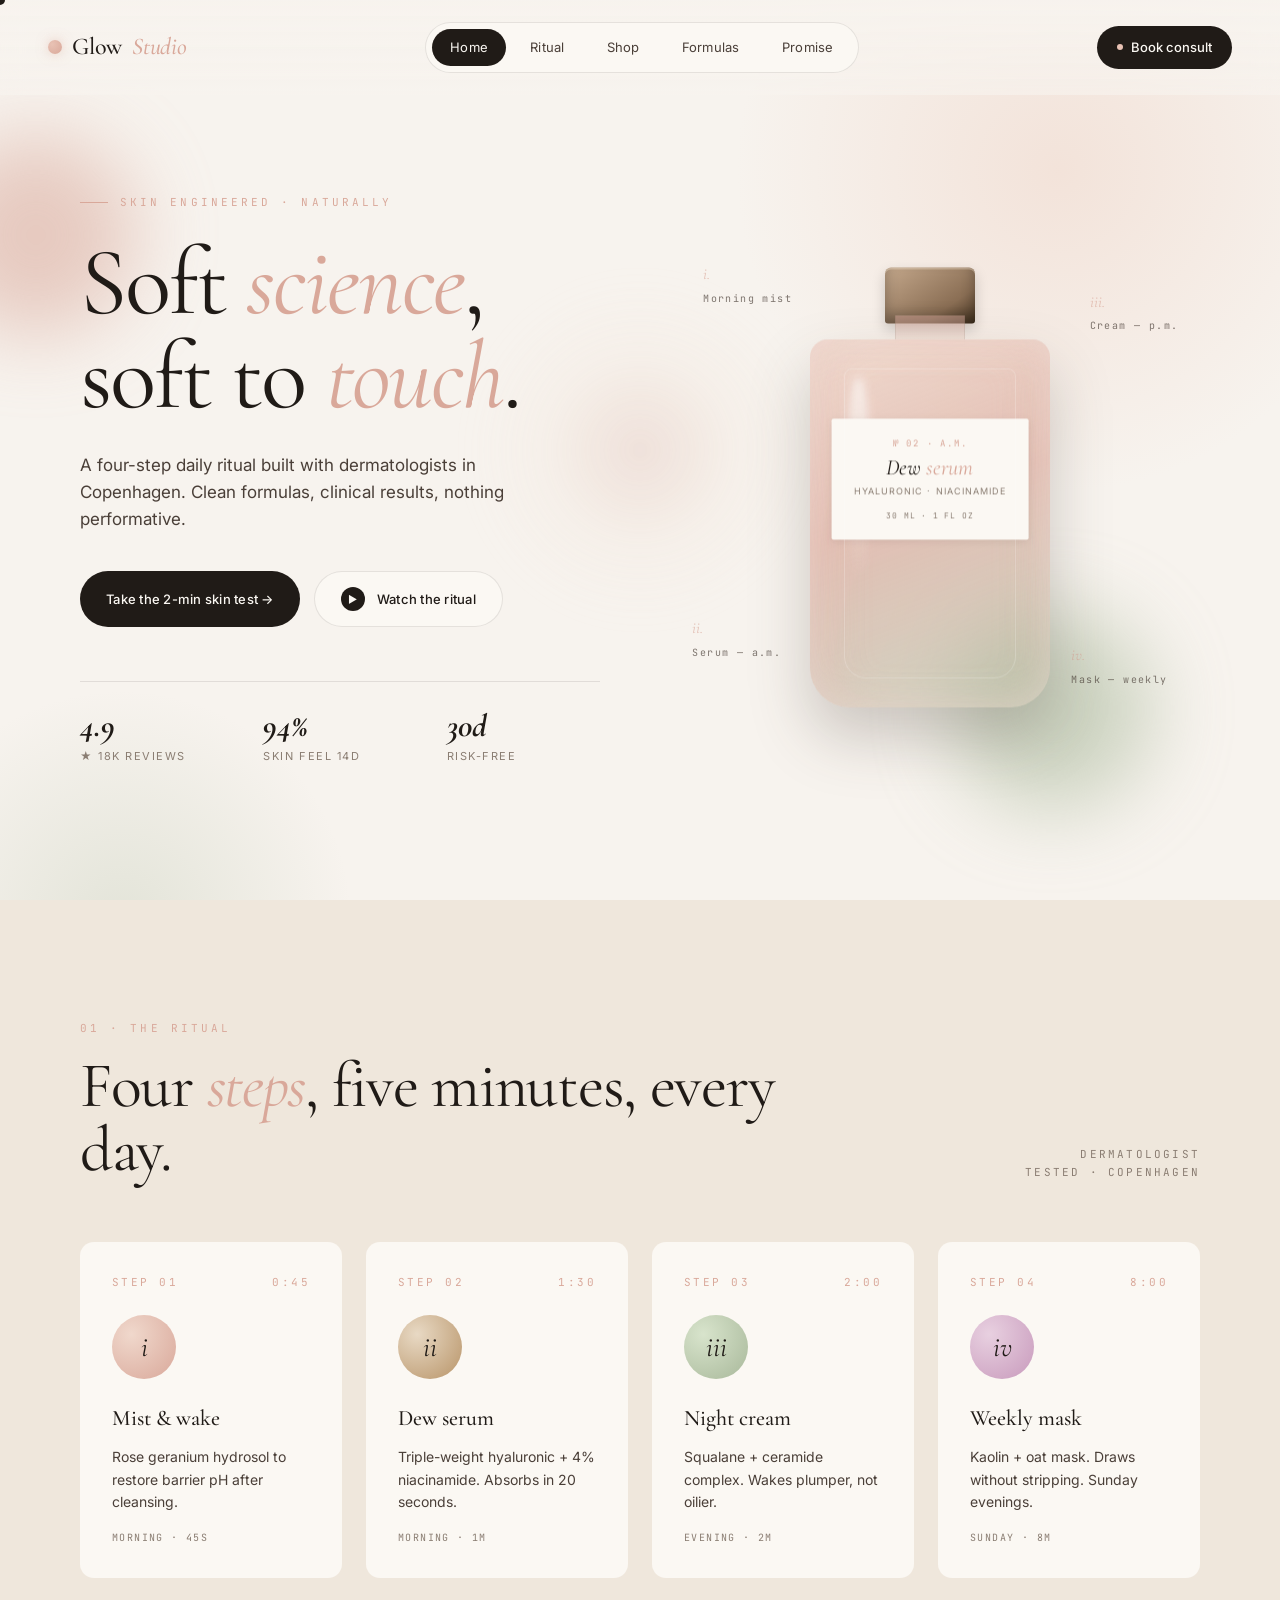
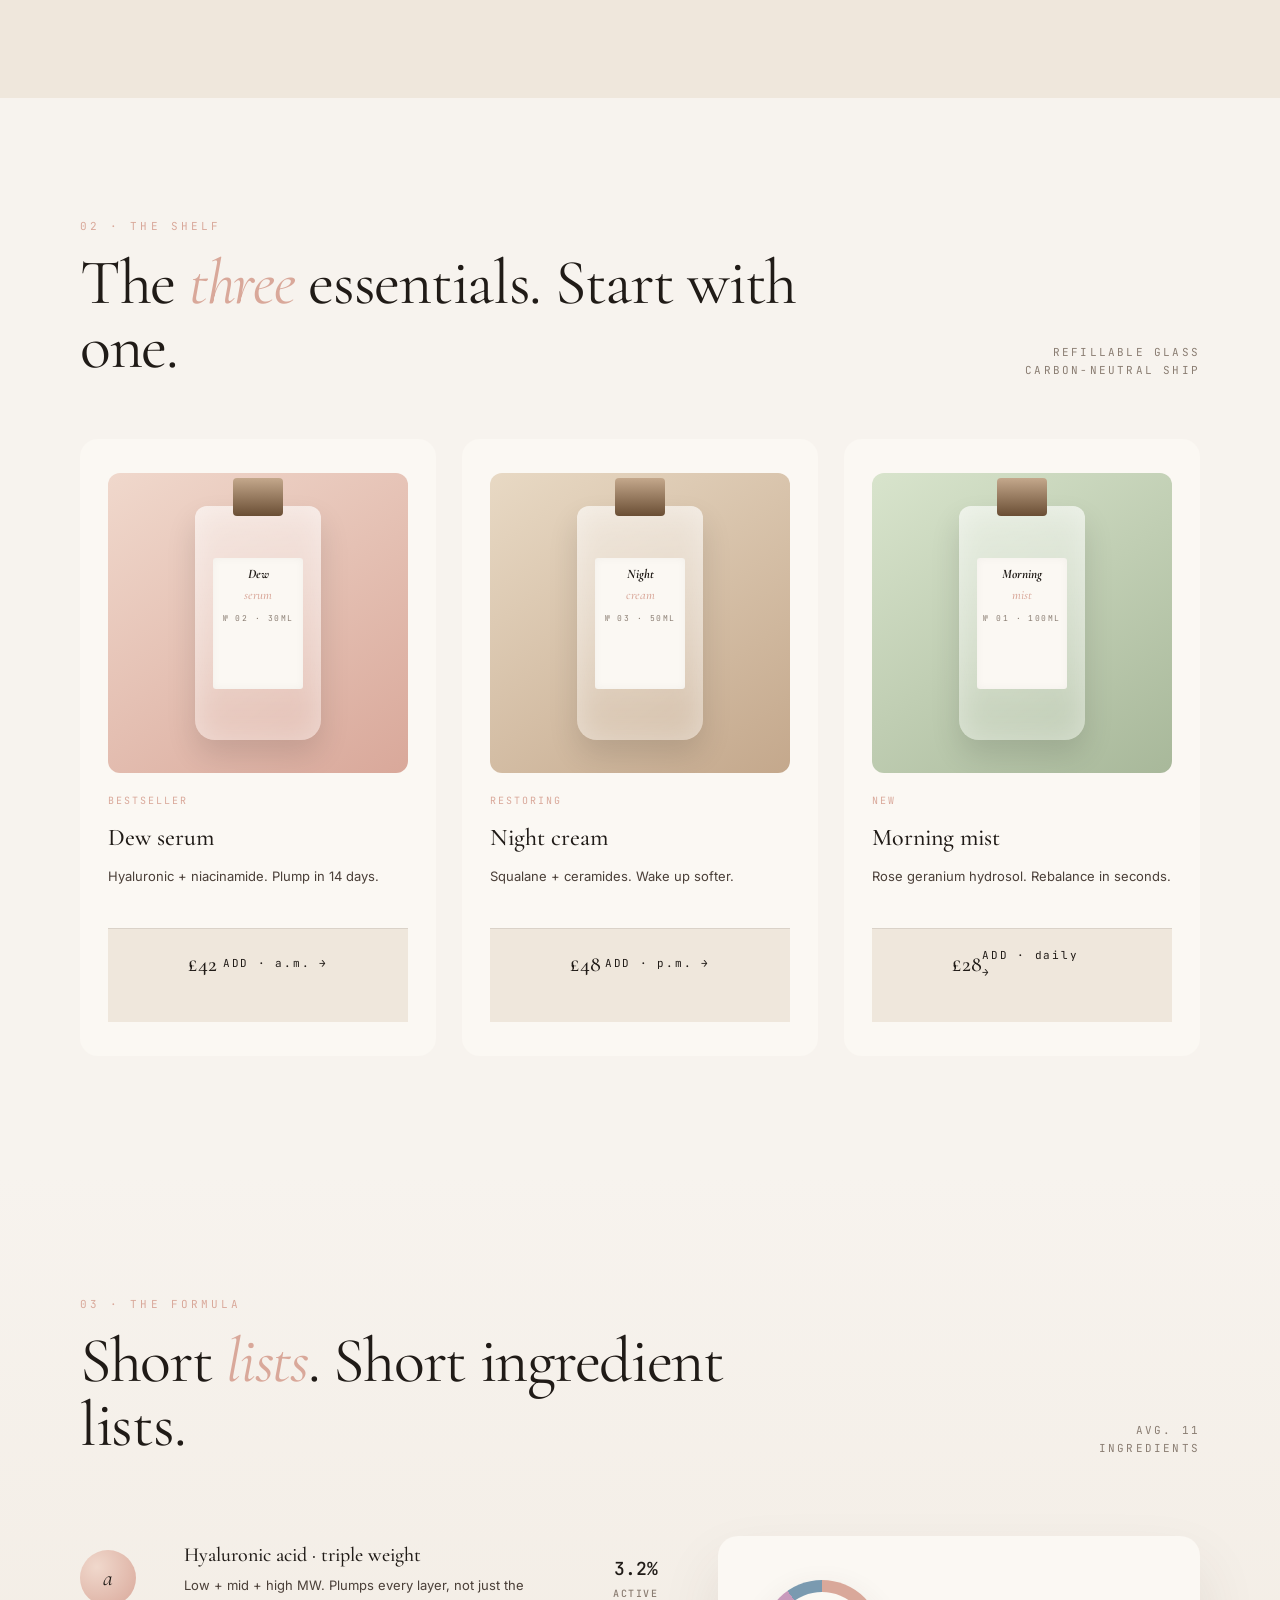
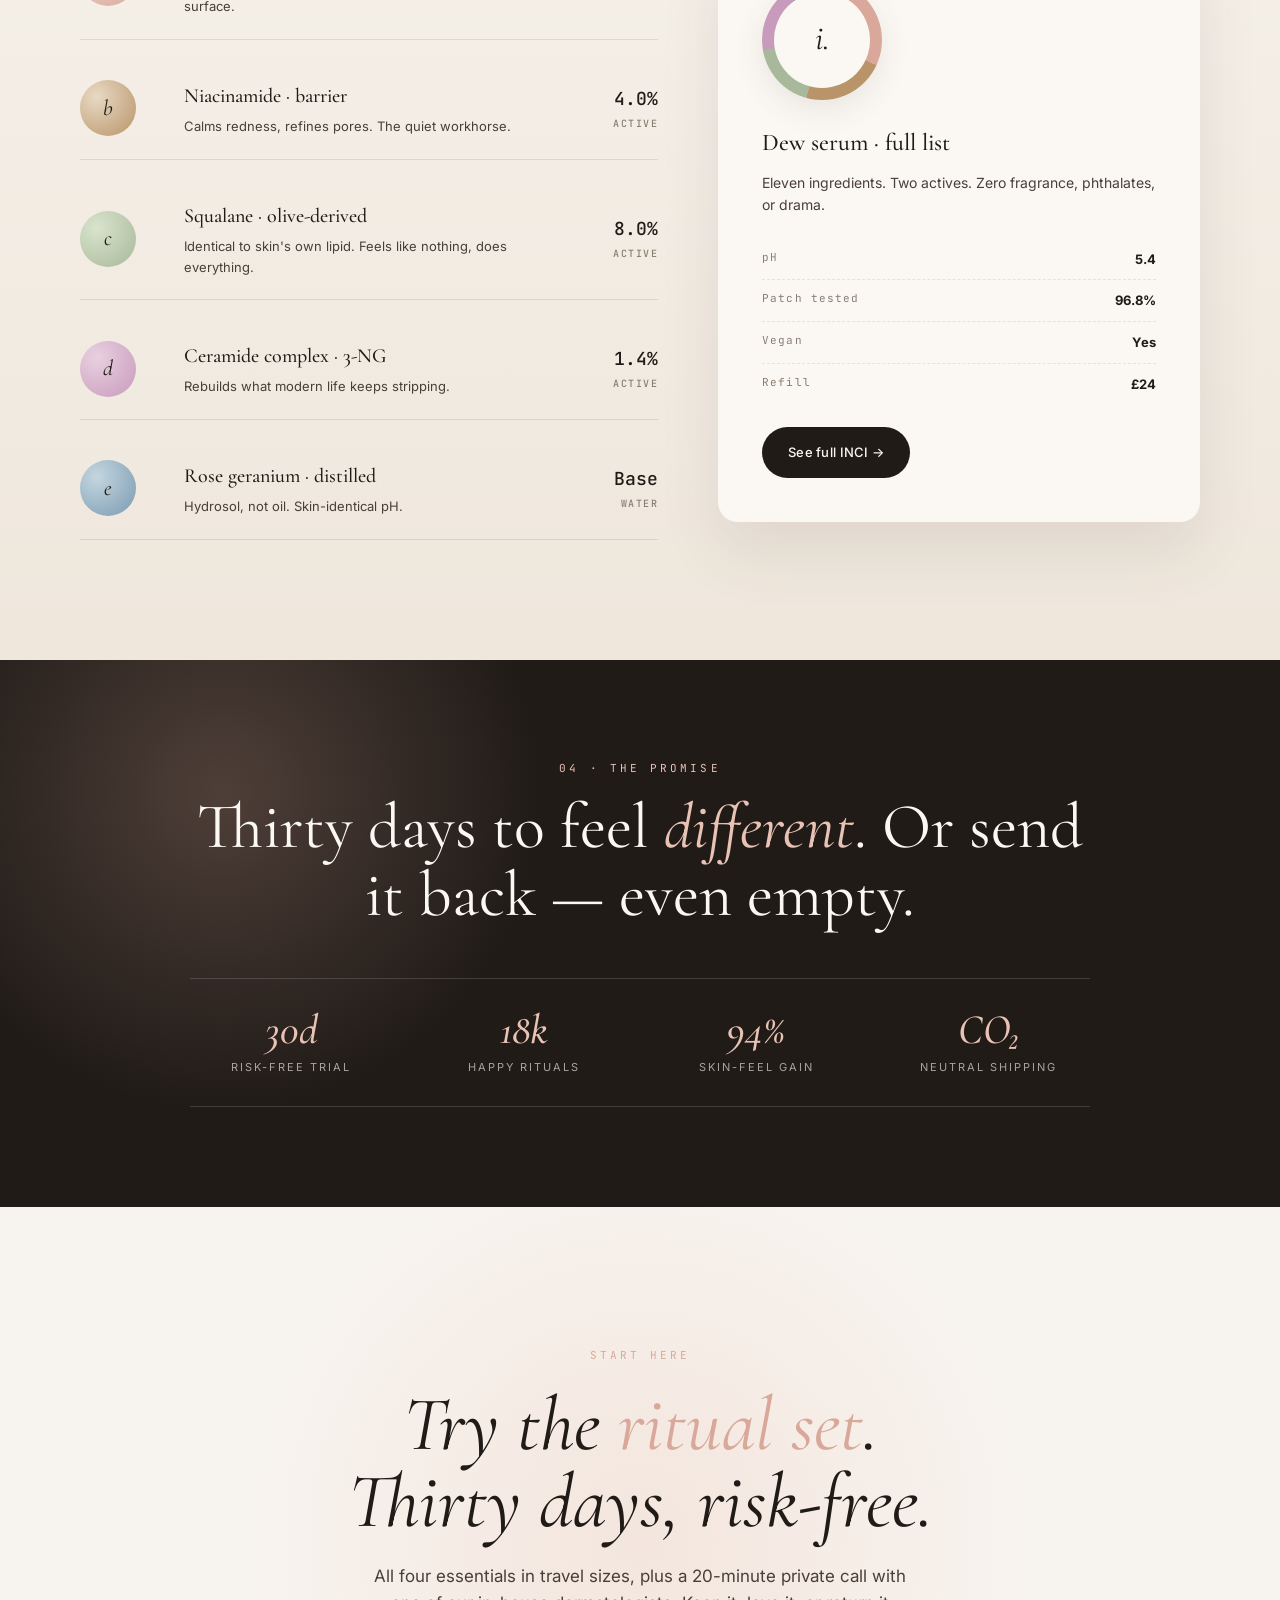
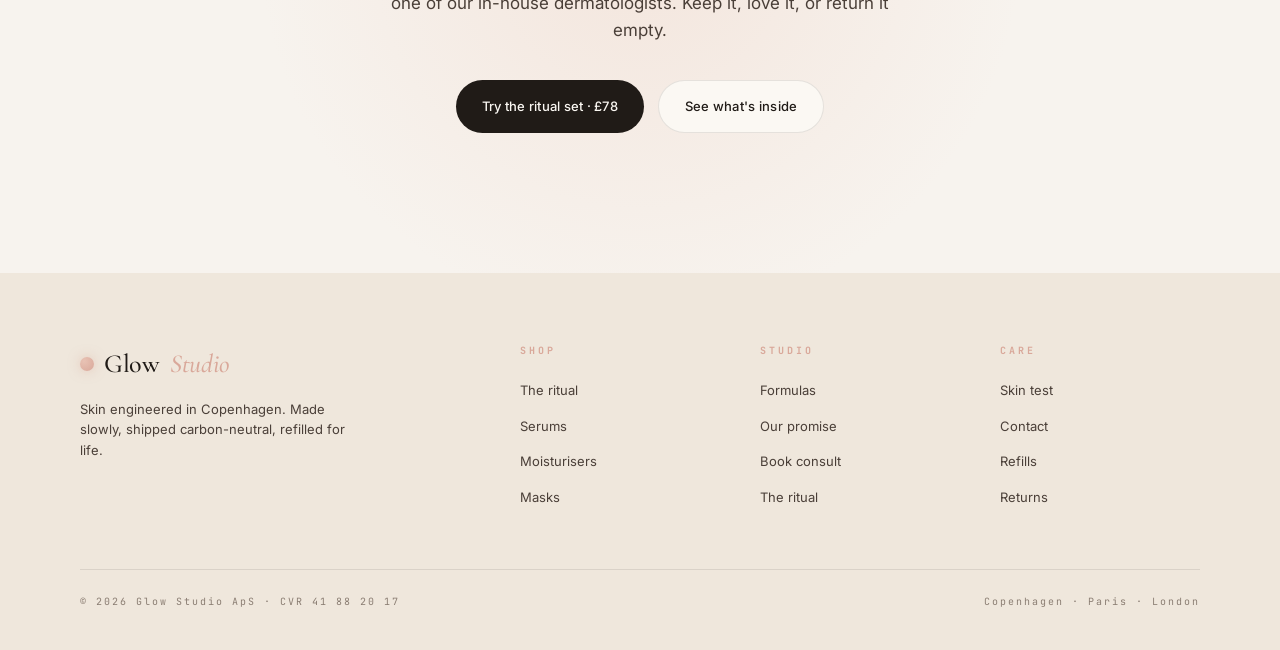
<file: work/glow-studio.html>
<!DOCTYPE html>
<html lang="en">
<head>
<meta charset="UTF-8">
<meta name="viewport" content="width=device-width,initial-scale=1">
<title>Glow Studio — Skin Engineered, Soft to Touch</title>
<link rel="preconnect" href="https://fonts.googleapis.com">
<link rel="preconnect" href="https://fonts.gstatic.com" crossorigin>
<link href="https://fonts.googleapis.com/css2?family=Cormorant+Garamond:ital,wght@0,400;0,500;1,400;1,500&family=Inter:wght@300;400;500;600&family=JetBrains+Mono:wght@400;500&display=swap" rel="stylesheet">
<style>
*,*::before,*::after{margin:0;padding:0;box-sizing:border-box}
:root{
  --bg:#f7f3ee;
  --cream:#efe7dc;
  --ivory:#fbf8f3;
  --ink:#201b17;
  --ink-2:#4a3f38;
  --mute:#8a7d72;
  --line:rgba(32,27,23,.1);
  --rose:#d9a89a;
  --rose-2:#e8c2b4;
  --sage:#a8b89a;
  --blush:#f0d8cc;
  --gold:#b89468;
  --ease:cubic-bezier(.22,1,.36,1);
}
html{scroll-behavior:smooth}
body{background:var(--bg);color:var(--ink);font-family:'Inter',sans-serif;font-weight:400;line-height:1.6;overflow-x:hidden;-webkit-font-smoothing:antialiased}
::selection{background:var(--rose);color:var(--ivory)}
img{display:block;max-width:100%}
a{color:inherit;text-decoration:none}
button{background:none;border:0;color:inherit;font:inherit}

/* ── Custom aurora cursor ── */
.cur{position:fixed;top:0;left:0;width:10px;height:10px;border-radius:50%;background:var(--ink);pointer-events:none;z-index:9999;transform:translate(-50%,-50%);transition:width .25s var(--ease),height .25s var(--ease),background .25s var(--ease)}
.cur-g{position:fixed;top:0;left:0;width:380px;height:380px;border-radius:50%;pointer-events:none;z-index:9998;transform:translate(-50%,-50%);mix-blend-mode:multiply;background:radial-gradient(circle,rgba(217,168,154,.35),rgba(240,216,204,.15) 35%,transparent 65%);filter:blur(10px);opacity:.6;transition:opacity .3s var(--ease)}
body.cur-on{cursor:none}
body.cur-on a,body.cur-on button{cursor:none}
.cur.hov{width:54px;height:54px;background:rgba(217,168,154,.25);mix-blend-mode:multiply}
@media(hover:none){.cur,.cur-g{display:none}}

/* ── Nav ── */
.nav{position:fixed;top:0;left:0;right:0;z-index:50;padding:22px 48px;display:flex;align-items:center;justify-content:space-between;background:linear-gradient(to bottom,rgba(247,243,238,.95),rgba(247,243,238,.6));backdrop-filter:blur(12px)}
.brand{font-family:'Cormorant Garamond',serif;font-weight:500;font-size:24px;letter-spacing:-.01em;display:flex;align-items:center;gap:10px}
.brand em{font-style:italic;color:var(--rose)}
.brand-orb{width:14px;height:14px;border-radius:50%;background:radial-gradient(circle at 30% 30%,var(--rose-2),var(--rose));box-shadow:0 0 12px rgba(217,168,154,.5)}
.nav-l{display:flex;gap:6px;padding:6px;background:var(--ivory);border:1px solid var(--line);border-radius:99px}
.nav-l a{padding:8px 18px;border-radius:99px;font-size:13px;letter-spacing:.02em;color:var(--ink-2);transition:all .3s var(--ease)}
.nav-l a:hover,.nav-l a.on{background:var(--ink);color:var(--ivory)}
.nav-cta{display:inline-flex;align-items:center;gap:8px;padding:11px 20px;background:var(--ink);color:var(--ivory);border-radius:99px;font-size:13px;font-weight:500;transition:all .3s var(--ease)}
.nav-cta:hover{background:var(--rose);color:var(--ink)}
.nav-cta .d{width:6px;height:6px;border-radius:50%;background:var(--rose-2);animation:pulse 1.8s ease-in-out infinite}
@keyframes pulse{0%,100%{transform:scale(1);opacity:1}50%{transform:scale(1.4);opacity:.5}}
@media(max-width:920px){.nav{padding:16px 20px}.nav-l{display:none}}

/* ── Hero ── */
.hero{min-height:100vh;display:grid;grid-template-columns:1fr 1fr;gap:40px;padding:140px 80px 80px;align-items:center;position:relative;overflow:hidden}
.hero::before{content:"";position:absolute;top:-20%;right:-10%;width:700px;height:700px;border-radius:50%;background:radial-gradient(circle,var(--blush),transparent 65%);opacity:.6;pointer-events:none}
.hero::after{content:"";position:absolute;bottom:-30%;left:-10%;width:500px;height:500px;border-radius:50%;background:radial-gradient(circle,rgba(168,184,154,.25),transparent 65%);pointer-events:none}
.hero-l{position:relative;z-index:2}
.hero .eye{font-family:'JetBrains Mono',monospace;font-size:11px;letter-spacing:.28em;text-transform:uppercase;color:var(--rose);margin-bottom:24px;display:flex;align-items:center;gap:12px}
.hero .eye::before{content:"";width:28px;height:1px;background:var(--rose)}
.hero h1{font-family:'Cormorant Garamond',serif;font-weight:400;font-size:clamp(52px,7.5vw,104px);line-height:.98;letter-spacing:-.02em;margin-bottom:28px}
.hero h1 em{font-style:italic;color:var(--rose)}
.hero p.lead{font-size:17px;color:var(--ink-2);max-width:460px;margin-bottom:38px}
.hero-ctas{display:flex;gap:14px;flex-wrap:wrap;margin-bottom:54px}
.btn{display:inline-flex;align-items:center;gap:12px;padding:15px 26px;border-radius:99px;font-size:13px;font-weight:500;letter-spacing:.02em;transition:all .35s var(--ease);cursor:pointer}
.btn-liq{background:var(--ink);color:var(--ivory);position:relative;overflow:hidden}
.btn-liq::before{content:"";position:absolute;inset:0;background:radial-gradient(circle at var(--mx,50%) var(--my,50%),var(--rose),transparent 50%);opacity:0;transition:opacity .4s var(--ease)}
.btn-liq:hover::before{opacity:1}
.btn-liq span{position:relative;z-index:2}
.btn-g{background:var(--ivory);border:1px solid var(--line);color:var(--ink)}
.btn-g:hover{border-color:var(--ink);transform:translateY(-2px)}
.btn-g .p{width:24px;height:24px;border-radius:50%;background:var(--ink);color:var(--ivory);display:flex;align-items:center;justify-content:center;font-size:10px}
.hero-meta{display:grid;grid-template-columns:repeat(3,1fr);gap:30px;border-top:1px solid var(--line);padding-top:28px;max-width:520px}
.hero-meta .m b{font-family:'Cormorant Garamond',serif;font-style:italic;font-size:32px;color:var(--ink);display:block;line-height:1}
.hero-meta .m span{font-size:11px;letter-spacing:.14em;text-transform:uppercase;color:var(--mute);margin-top:6px;display:block}

.hero-r{position:relative;height:680px;display:flex;align-items:center;justify-content:center}
.bottle-stage{position:relative;width:100%;height:100%}
.bottle{position:absolute;top:50%;left:50%;transform:translate(-50%,-50%);width:240px;height:440px;transition:transform .15s var(--ease)}
.b-cap{position:absolute;top:0;left:50%;transform:translateX(-50%);width:90px;height:56px;background:linear-gradient(145deg,#c4a88c,#8a6e54 70%,#4a3824);border-radius:6px 6px 3px 3px;box-shadow:0 6px 14px rgba(0,0,0,.18),inset 0 2px 0 rgba(255,240,220,.3),inset 0 -8px 14px rgba(0,0,0,.3)}
.b-neck{position:absolute;top:48px;left:50%;transform:translateX(-50%);width:70px;height:30px;background:linear-gradient(180deg,rgba(217,168,154,.5),rgba(240,216,204,.3));border-left:1px solid rgba(32,27,23,.08);border-right:1px solid rgba(32,27,23,.08)}
.b-body{position:absolute;top:72px;left:0;right:0;bottom:0;background:linear-gradient(160deg,rgba(240,216,204,.85) 0%,rgba(217,168,154,.7) 45%,rgba(168,184,154,.5) 100%);border-radius:18px 18px 40px 40px;box-shadow:inset 0 0 40px rgba(255,255,255,.35),inset 20px 0 40px rgba(217,168,154,.3),inset -20px 0 40px rgba(217,168,154,.2),0 30px 60px rgba(74,63,56,.25);overflow:hidden;backdrop-filter:blur(4px)}
.b-body::before{content:"";position:absolute;top:10%;left:15%;width:25px;height:55%;border-radius:50%;background:linear-gradient(180deg,rgba(255,255,255,.6),rgba(255,255,255,0));filter:blur(4px)}
.b-body::after{content:"";position:absolute;inset:8% 14%;border-radius:8px 8px 22px 22px;border:1px solid rgba(255,255,255,.5);opacity:.4}
.b-label{position:absolute;top:38%;left:50%;transform:translate(-50%,-50%);width:82%;padding:18px 12px;background:var(--ivory);text-align:center;border-radius:2px;box-shadow:0 2px 8px rgba(0,0,0,.08)}
.b-label .n{font-family:'JetBrains Mono',monospace;font-size:9px;letter-spacing:.2em;color:var(--rose);margin-bottom:6px}
.b-label .t{font-family:'Cormorant Garamond',serif;font-style:italic;font-size:22px;line-height:1;color:var(--ink)}
.b-label .t em{color:var(--rose)}
.b-label .s{font-size:9px;letter-spacing:.12em;text-transform:uppercase;color:var(--mute);margin-top:6px}
.b-label .l{font-family:'JetBrains Mono',monospace;font-size:8px;margin-top:10px;color:var(--mute);letter-spacing:.1em}

.note{position:absolute;font-family:'JetBrains Mono',monospace;font-size:10px;letter-spacing:.14em;color:var(--ink-2);opacity:.7}
.note em{display:block;font-family:'Cormorant Garamond',serif;font-style:italic;font-size:16px;color:var(--rose);letter-spacing:0;margin-bottom:3px}
.n-1{top:18%;left:8%}.n-2{top:70%;left:6%}.n-3{top:22%;right:4%}.n-4{top:74%;right:6%}

.hero-orb{position:absolute;width:200px;height:200px;border-radius:50%;filter:blur(40px);opacity:.55;pointer-events:none}
.hero-orb.a{top:15%;left:-5%;background:var(--rose)}
.hero-orb.b{bottom:10%;right:10%;background:var(--sage)}

@media(max-width:980px){
  .hero{grid-template-columns:1fr;padding:110px 24px 60px;text-align:center}
  .hero .eye{justify-content:center}
  .hero-ctas,.hero-meta{justify-content:center;margin-left:auto;margin-right:auto}
  .hero-r{height:500px;order:-1}
  .bottle{width:180px;height:340px}
  .note{display:none}
}

/* ── Section scaffolding ── */
section{position:relative;padding:120px 80px}
@media(max-width:860px){section{padding:80px 24px}}
.sec-head{display:flex;justify-content:space-between;align-items:flex-end;gap:40px;margin-bottom:60px;flex-wrap:wrap}
.sec-eye{font-family:'JetBrains Mono',monospace;font-size:11px;letter-spacing:.28em;text-transform:uppercase;color:var(--rose);margin-bottom:16px}
.sec-head h2{font-family:'Cormorant Garamond',serif;font-weight:400;font-size:clamp(36px,5vw,64px);line-height:1;letter-spacing:-.02em;max-width:720px}
.sec-head h2 em{font-style:italic;color:var(--rose)}
.sec-head .meta{font-family:'JetBrains Mono',monospace;font-size:11px;letter-spacing:.2em;text-transform:uppercase;color:var(--mute);text-align:right}

/* ── Ritual steps ── */
.ritual{background:var(--cream)}
.steps{display:grid;grid-template-columns:repeat(4,1fr);gap:24px}
.step{background:var(--ivory);border-radius:14px;padding:32px;transition:all .4s var(--ease);position:relative;overflow:hidden;cursor:pointer}
.step:hover{transform:translateY(-6px);box-shadow:0 24px 60px rgba(74,63,56,.12)}
.step .n{font-family:'JetBrains Mono',monospace;font-size:11px;letter-spacing:.22em;color:var(--rose);margin-bottom:24px;display:flex;justify-content:space-between}
.step .ic{width:64px;height:64px;border-radius:50%;margin-bottom:22px;display:flex;align-items:center;justify-content:center;font-family:'Cormorant Garamond',serif;font-style:italic;font-size:28px;color:var(--ink)}
.step:nth-child(1) .ic{background:radial-gradient(circle at 30% 30%,var(--blush),var(--rose))}
.step:nth-child(2) .ic{background:radial-gradient(circle at 30% 30%,#e8d9c4,var(--gold))}
.step:nth-child(3) .ic{background:radial-gradient(circle at 30% 30%,#d8e4cc,var(--sage))}
.step:nth-child(4) .ic{background:radial-gradient(circle at 30% 30%,#e8d0e0,#c89abc)}
.step h4{font-family:'Cormorant Garamond',serif;font-weight:500;font-size:22px;margin-bottom:10px}
.step p{font-size:14px;color:var(--ink-2);margin-bottom:16px}
.step .ts{font-family:'JetBrains Mono',monospace;font-size:10px;letter-spacing:.14em;color:var(--mute);text-transform:uppercase}
@media(max-width:860px){.steps{grid-template-columns:1fr}}

/* ── Shop grid ── */
.prods{display:grid;grid-template-columns:repeat(3,1fr);gap:26px}
.prod{background:var(--ivory);border-radius:18px;padding:34px 28px;transition:all .45s var(--ease);cursor:pointer;position:relative;overflow:hidden}
.prod:hover{transform:translateY(-8px);box-shadow:0 30px 70px rgba(74,63,56,.15)}
.prod .pic{aspect-ratio:1;display:flex;align-items:center;justify-content:center;margin-bottom:20px;border-radius:12px;position:relative;overflow:hidden}
.prod.a .pic{background:linear-gradient(145deg,var(--blush),var(--rose))}
.prod.b .pic{background:linear-gradient(145deg,#e8d9c4,#c4a88c)}
.prod.c .pic{background:linear-gradient(145deg,#d8e4cc,var(--sage))}
.prod .bt{width:42%;height:78%;position:relative;border-radius:12px 12px 20px 20px;background:linear-gradient(180deg,rgba(255,255,255,.5),rgba(255,255,255,.2));box-shadow:inset 0 0 30px rgba(255,255,255,.4),0 15px 30px rgba(0,0,0,.12);backdrop-filter:blur(4px)}
.prod .bt::before{content:"";position:absolute;top:-12%;left:30%;width:40%;height:16%;background:linear-gradient(180deg,#c4a88c,#6a4e34);border-radius:4px}
.prod .bt .bl{position:absolute;inset:22% 14%;background:var(--ivory);border-radius:3px;padding:10px 4px;text-align:center;box-shadow:inset 0 0 8px rgba(0,0,0,.04)}
.prod .bt .bl b{font-family:'Cormorant Garamond',serif;font-style:italic;font-size:13px;color:var(--ink);display:block;line-height:1}
.prod .bt .bl em{font-family:'Cormorant Garamond',serif;font-style:italic;font-size:13px;color:var(--rose);font-weight:500}
.prod .bt .bl i{font-family:'JetBrains Mono',monospace;font-style:normal;font-size:8px;letter-spacing:.18em;color:var(--mute);display:block;margin-top:6px}
.prod .tag{font-family:'JetBrains Mono',monospace;font-size:10px;letter-spacing:.2em;text-transform:uppercase;color:var(--rose);margin-bottom:10px}
.prod h4{font-family:'Cormorant Garamond',serif;font-weight:500;font-size:24px;margin-bottom:8px}
.prod p{font-size:13px;color:var(--ink-2);margin-bottom:22px;min-height:40px}
.prod .foot{display:flex;justify-content:space-between;align-items:center;padding-top:18px;border-top:1px solid var(--line)}
.prod .foot b{font-family:'Cormorant Garamond',serif;font-weight:500;font-size:22px}
.prod .foot .add{font-family:'JetBrains Mono',monospace;font-size:11px;letter-spacing:.16em;color:var(--ink);transition:transform .3s var(--ease);display:flex;align-items:center;gap:6px}
.prod:hover .foot .add{transform:translateX(4px)}
@media(max-width:860px){.prods{grid-template-columns:1fr}}

/* ── Formulas ── */
.formulas{background:linear-gradient(180deg,var(--bg),var(--cream))}
.form-grid{display:grid;grid-template-columns:1.2fr 1fr;gap:60px;align-items:center}
.form-l{display:flex;flex-direction:column;gap:18px}
.form-row{display:grid;grid-template-columns:80px 1fr 80px;align-items:center;gap:24px;padding:22px 0;border-bottom:1px solid var(--line);transition:padding .3s var(--ease);cursor:pointer}
.form-row:hover{padding-left:14px}
.form-row .d{width:56px;height:56px;border-radius:50%;display:flex;align-items:center;justify-content:center;font-family:'Cormorant Garamond',serif;font-style:italic;font-size:22px;color:var(--ink)}
.form-row:nth-child(1) .d{background:radial-gradient(circle at 30% 30%,var(--blush),var(--rose))}
.form-row:nth-child(2) .d{background:radial-gradient(circle at 30% 30%,#e8d9c4,var(--gold))}
.form-row:nth-child(3) .d{background:radial-gradient(circle at 30% 30%,#d8e4cc,var(--sage))}
.form-row:nth-child(4) .d{background:radial-gradient(circle at 30% 30%,#e8d0e0,#c89abc)}
.form-row:nth-child(5) .d{background:radial-gradient(circle at 30% 30%,#c4d6e0,#7a9ab0)}
.form-row h4{font-family:'Cormorant Garamond',serif;font-weight:500;font-size:20px;margin-bottom:4px}
.form-row p{font-size:13px;color:var(--ink-2)}
.form-row .pc{font-family:'JetBrains Mono',monospace;font-weight:500;font-size:18px;color:var(--ink);text-align:right}
.form-row .pc i{display:block;font-style:normal;font-size:10px;color:var(--mute);letter-spacing:.15em;text-transform:uppercase;margin-top:2px}
.form-r{background:var(--ivory);border-radius:20px;padding:44px;box-shadow:0 30px 60px rgba(74,63,56,.1)}
.form-r .sc{width:120px;height:120px;border-radius:50%;background:conic-gradient(from 0deg,var(--rose) 0deg 115deg,var(--gold) 115deg 195deg,var(--sage) 195deg 260deg,#c89abc 260deg 325deg,#7a9ab0 325deg 360deg);margin-bottom:24px;position:relative;box-shadow:0 10px 30px rgba(74,63,56,.1)}
.form-r .sc::after{content:"";position:absolute;inset:12px;border-radius:50%;background:var(--ivory)}
.form-r .sc .v{position:absolute;inset:0;display:flex;align-items:center;justify-content:center;font-family:'Cormorant Garamond',serif;font-style:italic;font-size:34px;color:var(--ink);z-index:2}
.form-r h4{font-family:'Cormorant Garamond',serif;font-weight:500;font-size:24px;margin-bottom:10px}
.form-r p{font-size:14px;color:var(--ink-2);margin-bottom:22px}
.form-r .kv{display:flex;justify-content:space-between;padding:10px 0;border-bottom:1px dashed var(--line);font-size:13px}
.form-r .kv:last-of-type{border-bottom:0;margin-bottom:22px}
.form-r .kv span{color:var(--mute);font-family:'JetBrains Mono',monospace;font-size:11px;letter-spacing:.1em}
@media(max-width:860px){.form-grid{grid-template-columns:1fr}}

/* ── Testimonial band ── */
.promise{background:var(--ink);color:var(--ivory);padding:100px 80px;position:relative;overflow:hidden}
.promise::before{content:"";position:absolute;top:-40%;left:-10%;width:700px;height:700px;border-radius:50%;background:radial-gradient(circle,rgba(217,168,154,.25),transparent 65%);pointer-events:none}
.promise-in{max-width:900px;margin:0 auto;text-align:center;position:relative;z-index:2}
.promise .sec-eye{color:var(--rose-2)}
.promise h2{font-family:'Cormorant Garamond',serif;font-weight:400;font-size:clamp(38px,5vw,68px);line-height:1.05;margin-bottom:30px}
.promise h2 em{font-style:italic;color:var(--rose-2)}
.promise-stats{display:grid;grid-template-columns:repeat(4,1fr);gap:30px;border-top:1px solid rgba(255,255,255,.15);border-bottom:1px solid rgba(255,255,255,.15);padding:30px 0;margin-top:50px}
.promise-stats .s b{display:block;font-family:'Cormorant Garamond',serif;font-style:italic;font-weight:500;font-size:42px;color:var(--rose-2);line-height:1}
.promise-stats .s span{font-size:11px;letter-spacing:.18em;text-transform:uppercase;color:rgba(255,255,255,.6);margin-top:8px;display:block}
@media(max-width:860px){.promise{padding:70px 24px}.promise-stats{grid-template-columns:1fr 1fr}}

/* ── CTA ── */
.cta{text-align:center;padding:140px 80px;position:relative;overflow:hidden}
.cta::before{content:"";position:absolute;top:50%;left:50%;transform:translate(-50%,-50%);width:900px;height:900px;border-radius:50%;background:radial-gradient(circle,var(--blush),transparent 60%);opacity:.5;pointer-events:none}
.cta-in{position:relative;z-index:2;max-width:820px;margin:0 auto}
.cta h2{font-family:'Cormorant Garamond',serif;font-weight:400;font-style:italic;font-size:clamp(44px,6vw,80px);line-height:1;margin-bottom:22px}
.cta h2 em{color:var(--rose)}
.cta p{font-size:17px;color:var(--ink-2);max-width:540px;margin:0 auto 36px}
.cta .btns{display:flex;gap:14px;justify-content:center;flex-wrap:wrap}
.btn-dark{background:var(--ink);color:var(--ivory)}
.btn-dark:hover{background:var(--rose);color:var(--ink);transform:translateY(-2px)}

/* ── Footer ── */
.foot{background:var(--cream);padding:70px 80px 40px}
.foot-grid{display:grid;grid-template-columns:2fr repeat(3,1fr);gap:40px;margin-bottom:50px}
.foot-brand .brand{font-size:26px;margin-bottom:14px}
.foot-brand p{font-size:13px;color:var(--ink-2);max-width:280px}
.foot-col h5{font-family:'JetBrains Mono',monospace;font-size:10px;letter-spacing:.3em;text-transform:uppercase;color:var(--rose);margin-bottom:18px}
.foot-col ul{list-style:none}
.foot-col li{margin-bottom:10px}
.foot-col a{font-size:13px;color:var(--ink-2);transition:color .3s var(--ease)}
.foot-col a:hover{color:var(--rose)}
.foot-btm{border-top:1px solid var(--line);padding-top:24px;display:flex;justify-content:space-between;font-family:'JetBrains Mono',monospace;font-size:10px;letter-spacing:.2em;color:var(--mute);flex-wrap:wrap;gap:12px}
@media(max-width:860px){.foot{padding:50px 24px 30px}.foot-grid{grid-template-columns:1fr 1fr;gap:30px}}
</style>
</head>
<body>

<div class="cur-g" id="curG"></div>
<div class="cur" id="cur"></div>

<nav class="nav">
  <div class="brand"><span class="brand-orb"></span>Glow <em>Studio</em></div>
  <div class="nav-l">
    <a href="#home" class="on">Home</a>
    <a href="#ritual">Ritual</a>
    <a href="#shop">Shop</a>
    <a href="#formulas">Formulas</a>
    <a href="#promise">Promise</a>
  </div>
  <button class="nav-cta" data-scroll="#cta"><span class="d"></span>Book consult</button>
</nav>

<!-- Hero -->
<section class="hero" id="home">
  <div class="hero-orb a"></div>
  <div class="hero-orb b"></div>
  <div class="hero-l">
    <div class="eye">Skin Engineered · Naturally</div>
    <h1>Soft <em>science</em>,<br>soft to <em>touch</em>.</h1>
    <p class="lead">A four-step daily ritual built with dermatologists in Copenhagen. Clean formulas, clinical results, nothing performative.</p>
    <div class="hero-ctas">
      <button class="btn btn-liq" data-scroll="#ritual"><span>Take the 2-min skin test →</span></button>
      <button class="btn btn-g" data-scroll="#ritual"><span class="p">▶</span>Watch the ritual</button>
    </div>
    <div class="hero-meta">
      <div class="m"><b>4.9</b><span>★ 18k reviews</span></div>
      <div class="m"><b>94%</b><span>Skin feel 14d</span></div>
      <div class="m"><b>30d</b><span>Risk-free</span></div>
    </div>
  </div>
  <div class="hero-r">
    <div class="bottle-stage">
      <div class="note n-1"><em>i.</em>Morning mist</div>
      <div class="note n-2"><em>ii.</em>Serum — a.m.</div>
      <div class="note n-3"><em>iii.</em>Cream — p.m.</div>
      <div class="note n-4"><em>iv.</em>Mask — weekly</div>
      <div class="bottle" id="bottle">
        <div class="b-cap"></div>
        <div class="b-neck"></div>
        <div class="b-body">
          <div class="b-label">
            <div class="n">№ 02 · A.M.</div>
            <div class="t">Dew <em>serum</em></div>
            <div class="s">Hyaluronic · Niacinamide</div>
            <div class="l">30 ML · 1 FL OZ</div>
          </div>
        </div>
      </div>
    </div>
  </div>
</section>

<!-- Ritual -->
<section class="ritual" id="ritual">
  <div class="sec-head">
    <div>
      <div class="sec-eye">01 · The Ritual</div>
      <h2>Four <em>steps</em>, five minutes, every day.</h2>
    </div>
    <div class="meta">Dermatologist<br>tested · Copenhagen</div>
  </div>
  <div class="steps">
    <div class="step">
      <div class="n"><span>STEP 01</span><span>0:45</span></div>
      <div class="ic">i</div>
      <h4>Mist &amp; wake</h4>
      <p>Rose geranium hydrosol to restore barrier pH after cleansing.</p>
      <div class="ts">Morning · 45s</div>
    </div>
    <div class="step">
      <div class="n"><span>STEP 02</span><span>1:30</span></div>
      <div class="ic">ii</div>
      <h4>Dew serum</h4>
      <p>Triple-weight hyaluronic + 4% niacinamide. Absorbs in 20 seconds.</p>
      <div class="ts">Morning · 1m</div>
    </div>
    <div class="step">
      <div class="n"><span>STEP 03</span><span>2:00</span></div>
      <div class="ic">iii</div>
      <h4>Night cream</h4>
      <p>Squalane + ceramide complex. Wakes plumper, not oilier.</p>
      <div class="ts">Evening · 2m</div>
    </div>
    <div class="step">
      <div class="n"><span>STEP 04</span><span>8:00</span></div>
      <div class="ic">iv</div>
      <h4>Weekly mask</h4>
      <p>Kaolin + oat mask. Draws without stripping. Sunday evenings.</p>
      <div class="ts">Sunday · 8m</div>
    </div>
  </div>
</section>

<!-- Shop -->
<section id="shop">
  <div class="sec-head">
    <div>
      <div class="sec-eye">02 · The Shelf</div>
      <h2>The <em>three</em> essentials. Start with one.</h2>
    </div>
    <div class="meta">Refillable glass<br>Carbon-neutral ship</div>
  </div>
  <div class="prods">
    <div class="prod a" data-scroll="#cta">
      <div class="pic"><div class="bt"><div class="bl"><b>Dew</b><em>serum</em><i>№ 02 · 30ML</i></div></div></div>
      <div class="tag">Bestseller</div>
      <h4>Dew serum</h4>
      <p>Hyaluronic + niacinamide. Plump in 14 days.</p>
      <div class="foot"><b>£42</b><span class="add">ADD · a.m. →</span></div>
    </div>
    <div class="prod b" data-scroll="#cta">
      <div class="pic"><div class="bt"><div class="bl"><b>Night</b><em>cream</em><i>№ 03 · 50ML</i></div></div></div>
      <div class="tag">Restoring</div>
      <h4>Night cream</h4>
      <p>Squalane + ceramides. Wake up softer.</p>
      <div class="foot"><b>£48</b><span class="add">ADD · p.m. →</span></div>
    </div>
    <div class="prod c" data-scroll="#cta">
      <div class="pic"><div class="bt"><div class="bl"><b>Morning</b><em>mist</em><i>№ 01 · 100ML</i></div></div></div>
      <div class="tag">New</div>
      <h4>Morning mist</h4>
      <p>Rose geranium hydrosol. Rebalance in seconds.</p>
      <div class="foot"><b>£28</b><span class="add">ADD · daily →</span></div>
    </div>
  </div>
</section>

<!-- Formulas -->
<section class="formulas" id="formulas">
  <div class="sec-head">
    <div>
      <div class="sec-eye">03 · The Formula</div>
      <h2>Short <em>lists</em>. Short ingredient lists.</h2>
    </div>
    <div class="meta">Avg. 11<br>ingredients</div>
  </div>
  <div class="form-grid">
    <div class="form-l">
      <div class="form-row">
        <div class="d">a</div>
        <div><h4>Hyaluronic acid · triple weight</h4><p>Low + mid + high MW. Plumps every layer, not just the surface.</p></div>
        <div class="pc">3.2%<i>Active</i></div>
      </div>
      <div class="form-row">
        <div class="d">b</div>
        <div><h4>Niacinamide · barrier</h4><p>Calms redness, refines pores. The quiet workhorse.</p></div>
        <div class="pc">4.0%<i>Active</i></div>
      </div>
      <div class="form-row">
        <div class="d">c</div>
        <div><h4>Squalane · olive-derived</h4><p>Identical to skin's own lipid. Feels like nothing, does everything.</p></div>
        <div class="pc">8.0%<i>Active</i></div>
      </div>
      <div class="form-row">
        <div class="d">d</div>
        <div><h4>Ceramide complex · 3-NG</h4><p>Rebuilds what modern life keeps stripping.</p></div>
        <div class="pc">1.4%<i>Active</i></div>
      </div>
      <div class="form-row">
        <div class="d">e</div>
        <div><h4>Rose geranium · distilled</h4><p>Hydrosol, not oil. Skin-identical pH.</p></div>
        <div class="pc">Base<i>Water</i></div>
      </div>
    </div>
    <div class="form-r">
      <div class="sc"><span class="v">i.</span></div>
      <h4>Dew serum · full list</h4>
      <p>Eleven ingredients. Two actives. Zero fragrance, phthalates, or drama.</p>
      <div class="kv"><span>pH</span><b>5.4</b></div>
      <div class="kv"><span>Patch tested</span><b>96.8%</b></div>
      <div class="kv"><span>Vegan</span><b>Yes</b></div>
      <div class="kv"><span>Refill</span><b>£24</b></div>
      <button class="btn btn-dark" data-scroll="#shop">See full INCI →</button>
    </div>
  </div>
</section>

<!-- Promise band -->
<section class="promise" id="promise">
  <div class="promise-in">
    <div class="sec-eye">04 · The Promise</div>
    <h2>Thirty days to feel <em>different</em>. Or send it back — even empty.</h2>
    <div class="promise-stats">
      <div class="s"><b>30d</b><span>Risk-free trial</span></div>
      <div class="s"><b>18k</b><span>Happy rituals</span></div>
      <div class="s"><b>94%</b><span>Skin-feel gain</span></div>
      <div class="s"><b>CO₂</b><span>Neutral shipping</span></div>
    </div>
  </div>
</section>

<!-- CTA -->
<section class="cta" id="cta">
  <div class="cta-in">
    <div class="sec-eye" style="margin-bottom:22px">Start here</div>
    <h2>Try the <em>ritual set</em>.<br>Thirty days, risk-free.</h2>
    <p>All four essentials in travel sizes, plus a 20-minute private call with one of our in-house dermatologists. Keep it, love it, or return it empty.</p>
    <div class="btns">
      <button class="btn btn-dark" id="ritualBtn"><span id="ritualTxt">Try the ritual set · £78</span></button>
      <button class="btn btn-g" data-scroll="#formulas">See what's inside</button>
    </div>
  </div>
</section>

<!-- Footer -->
<footer class="foot">
  <div class="foot-grid">
    <div class="foot-brand">
      <div class="brand"><span class="brand-orb"></span>Glow <em>Studio</em></div>
      <p>Skin engineered in Copenhagen. Made slowly, shipped carbon-neutral, refilled for life.</p>
    </div>
    <div class="foot-col">
      <h5>Shop</h5>
      <ul>
        <li><a href="#shop">The ritual</a></li>
        <li><a href="#shop">Serums</a></li>
        <li><a href="#shop">Moisturisers</a></li>
        <li><a href="#shop">Masks</a></li>
      </ul>
    </div>
    <div class="foot-col">
      <h5>Studio</h5>
      <ul>
        <li><a href="#formulas">Formulas</a></li>
        <li><a href="#promise">Our promise</a></li>
        <li><a href="#cta">Book consult</a></li>
        <li><a href="#ritual">The ritual</a></li>
      </ul>
    </div>
    <div class="foot-col">
      <h5>Care</h5>
      <ul>
        <li><a href="#cta">Skin test</a></li>
        <li><a href="#cta">Contact</a></li>
        <li><a href="#cta">Refills</a></li>
        <li><a href="#cta">Returns</a></li>
      </ul>
    </div>
  </div>
  <div class="foot-btm">
    <span>© 2026 Glow Studio ApS · CVR 41 88 20 17</span>
    <span>Copenhagen · Paris · London</span>
  </div>
</footer>

<script>
(function(){
  const fine=matchMedia('(hover:hover) and (pointer:fine)').matches;
  const cur=document.getElementById('cur'),curG=document.getElementById('curG');
  if(fine){
    document.body.classList.add('cur-on');
    let mx=innerWidth/2,my=innerHeight/2,gx=mx,gy=my;
    addEventListener('mousemove',e=>{mx=e.clientX;my=e.clientY;cur.style.transform=`translate(${mx}px,${my}px) translate(-50%,-50%)`});
    (function loop(){gx+=(mx-gx)*.09;gy+=(my-gy)*.09;curG.style.transform=`translate(${gx}px,${gy}px) translate(-50%,-50%)`;requestAnimationFrame(loop)})();
    const sel='a,button,.step,.prod,.form-row,[data-scroll]';
    document.addEventListener('mouseover',e=>{if(e.target.closest(sel))cur.classList.add('hov')});
    document.addEventListener('mouseout',e=>{if(e.target.closest(sel))cur.classList.remove('hov')});
  }else{cur.style.display='none';curG.style.display='none'}

  function goTo(sel){const t=document.querySelector(sel);if(t){const y=t.getBoundingClientRect().top+scrollY-10;scrollTo({top:y,behavior:'smooth'})}}
  document.querySelectorAll('a[href^="#"]').forEach(a=>a.addEventListener('click',e=>{const h=a.getAttribute('href');if(h&&h.length>1){e.preventDefault();goTo(h);document.querySelectorAll('.nav-l a').forEach(x=>x.classList.remove('on'));a.classList.add('on')}}));
  document.querySelectorAll('[data-scroll]').forEach(b=>b.addEventListener('click',e=>{e.preventDefault();goTo(b.dataset.scroll)}));

  // Nav scroll spy
  const secs=['home','ritual','shop','formulas','promise'].map(id=>document.getElementById(id)).filter(Boolean);
  addEventListener('scroll',()=>{
    const y=scrollY+120;let cur=secs[0];
    for(const s of secs)if(s.offsetTop<=y)cur=s;
    if(cur)document.querySelectorAll('.nav-l a').forEach(a=>a.classList.toggle('on',a.getAttribute('href')==='#'+cur.id));
  },{passive:true});

  // Bottle parallax
  const bottle=document.getElementById('bottle');
  let tx=0,ty=0,cx=0,cy=0;
  addEventListener('mousemove',e=>{const nx=(e.clientX/innerWidth-.5)*2,ny=(e.clientY/innerHeight-.5)*2;tx=Math.max(-1,Math.min(1,nx));ty=Math.max(-1,Math.min(1,ny))});
  (function b(){cx+=(tx-cx)*.06;cy+=(ty-cy)*.06;const t=performance.now()/1800,f=Math.sin(t)*8;bottle.style.transform=`translate(-50%,-50%) translateY(${f}px) rotate(${cx*3}deg)`;requestAnimationFrame(b)})();

  // Liquid button follow
  document.querySelectorAll('.btn-liq').forEach(b=>{
    b.addEventListener('mousemove',e=>{const r=b.getBoundingClientRect();b.style.setProperty('--mx',((e.clientX-r.left)/r.width*100)+'%');b.style.setProperty('--my',((e.clientY-r.top)/r.height*100)+'%')});
  });

  // Ritual set mock order state
  const rb=document.getElementById('ritualBtn'),rt=document.getElementById('ritualTxt');
  if(rb)rb.addEventListener('click',()=>{
    rt.textContent='Reserved ✓ check your email';
    rb.style.background='var(--sage)';rb.style.color='var(--ink)';rb.style.pointerEvents='none';
    setTimeout(()=>{rt.textContent='Try the ritual set · £78';rb.style.background='';rb.style.color='';rb.style.pointerEvents=''},3400);
  });
})();
</script>
</body>
</html>
</file>
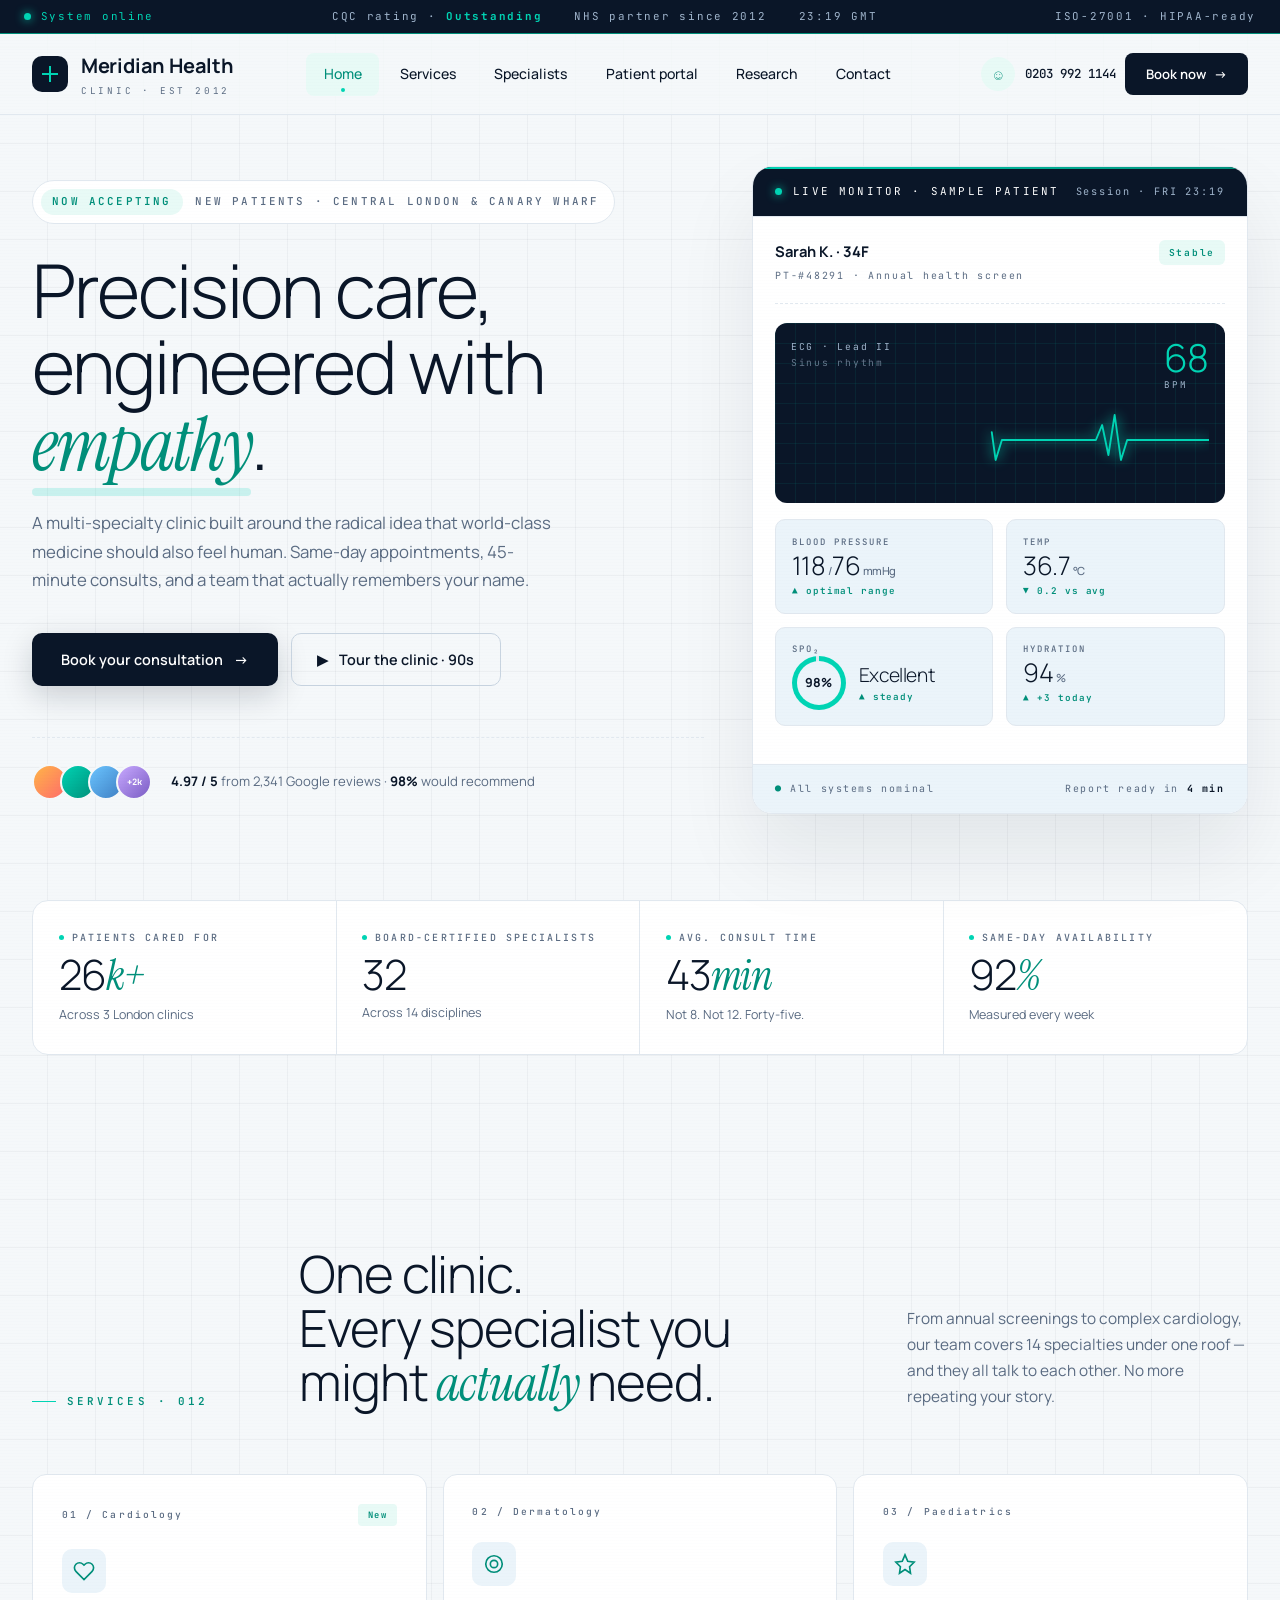
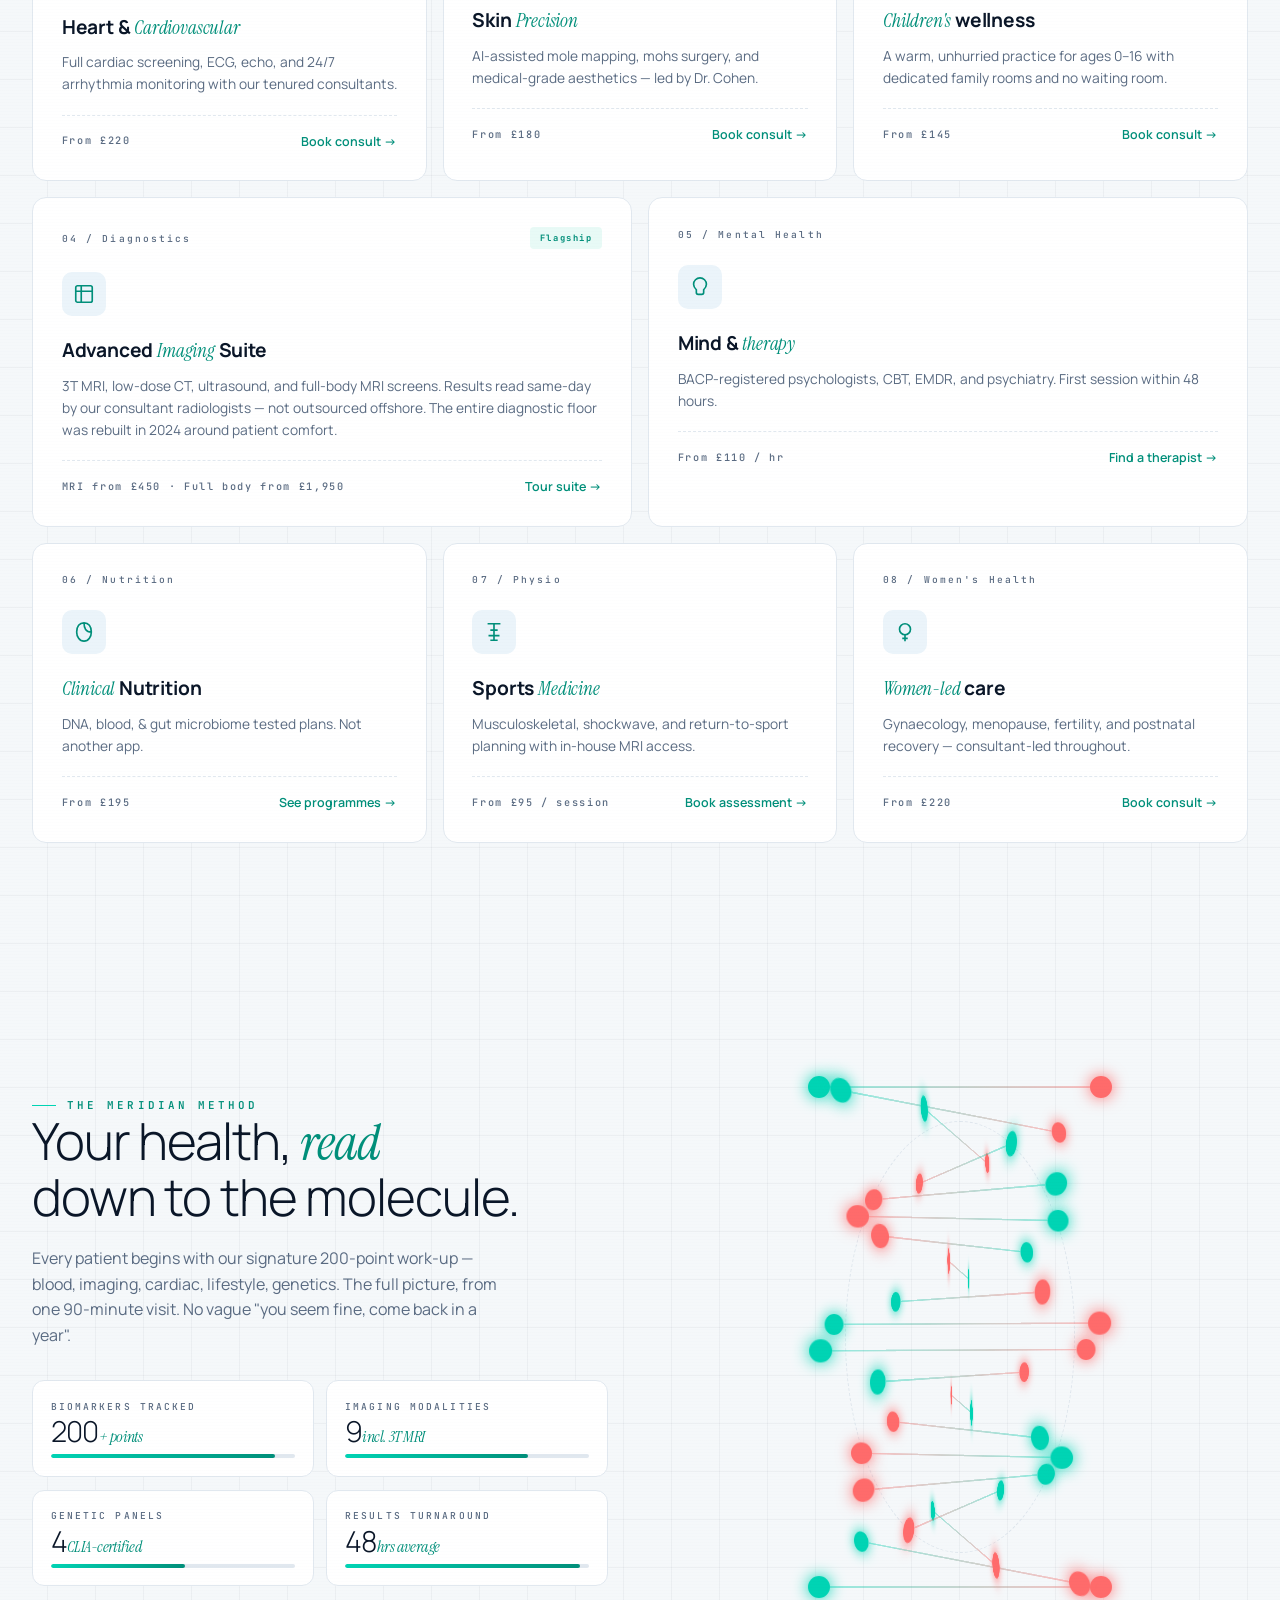
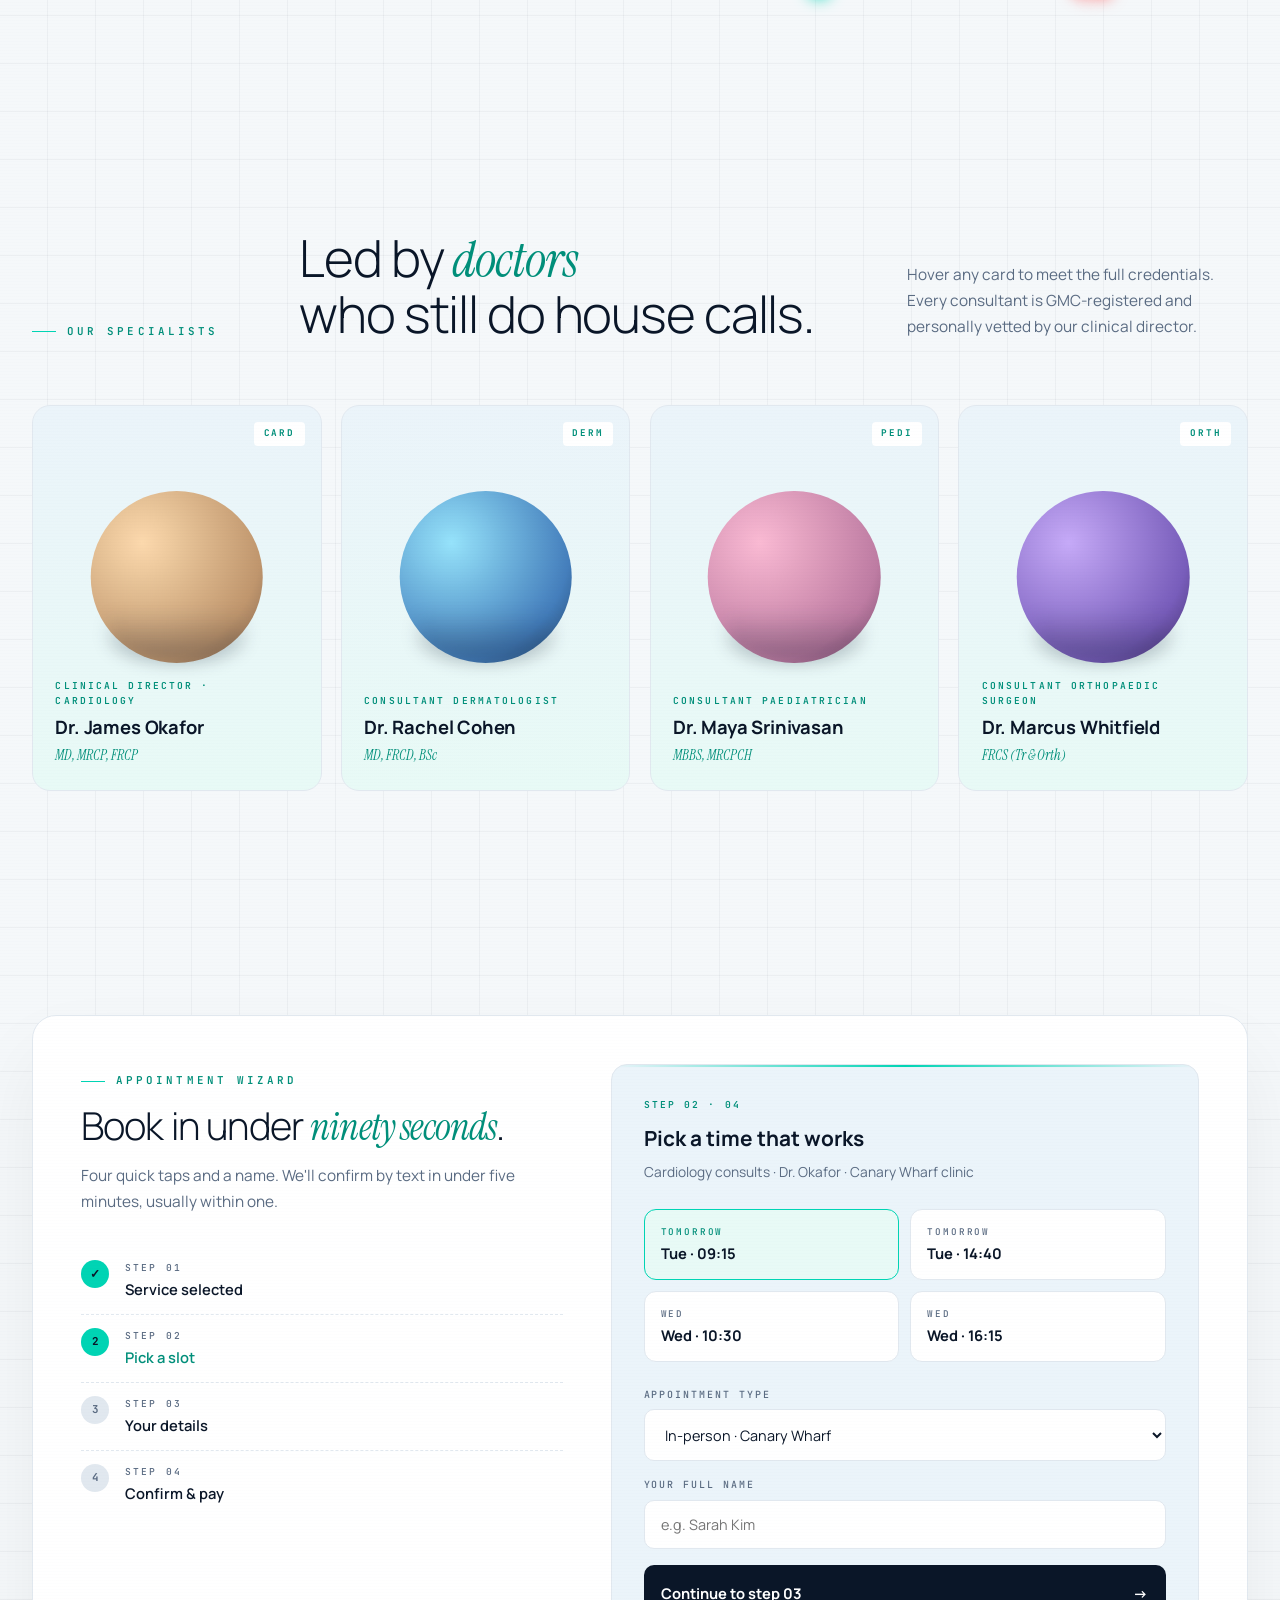
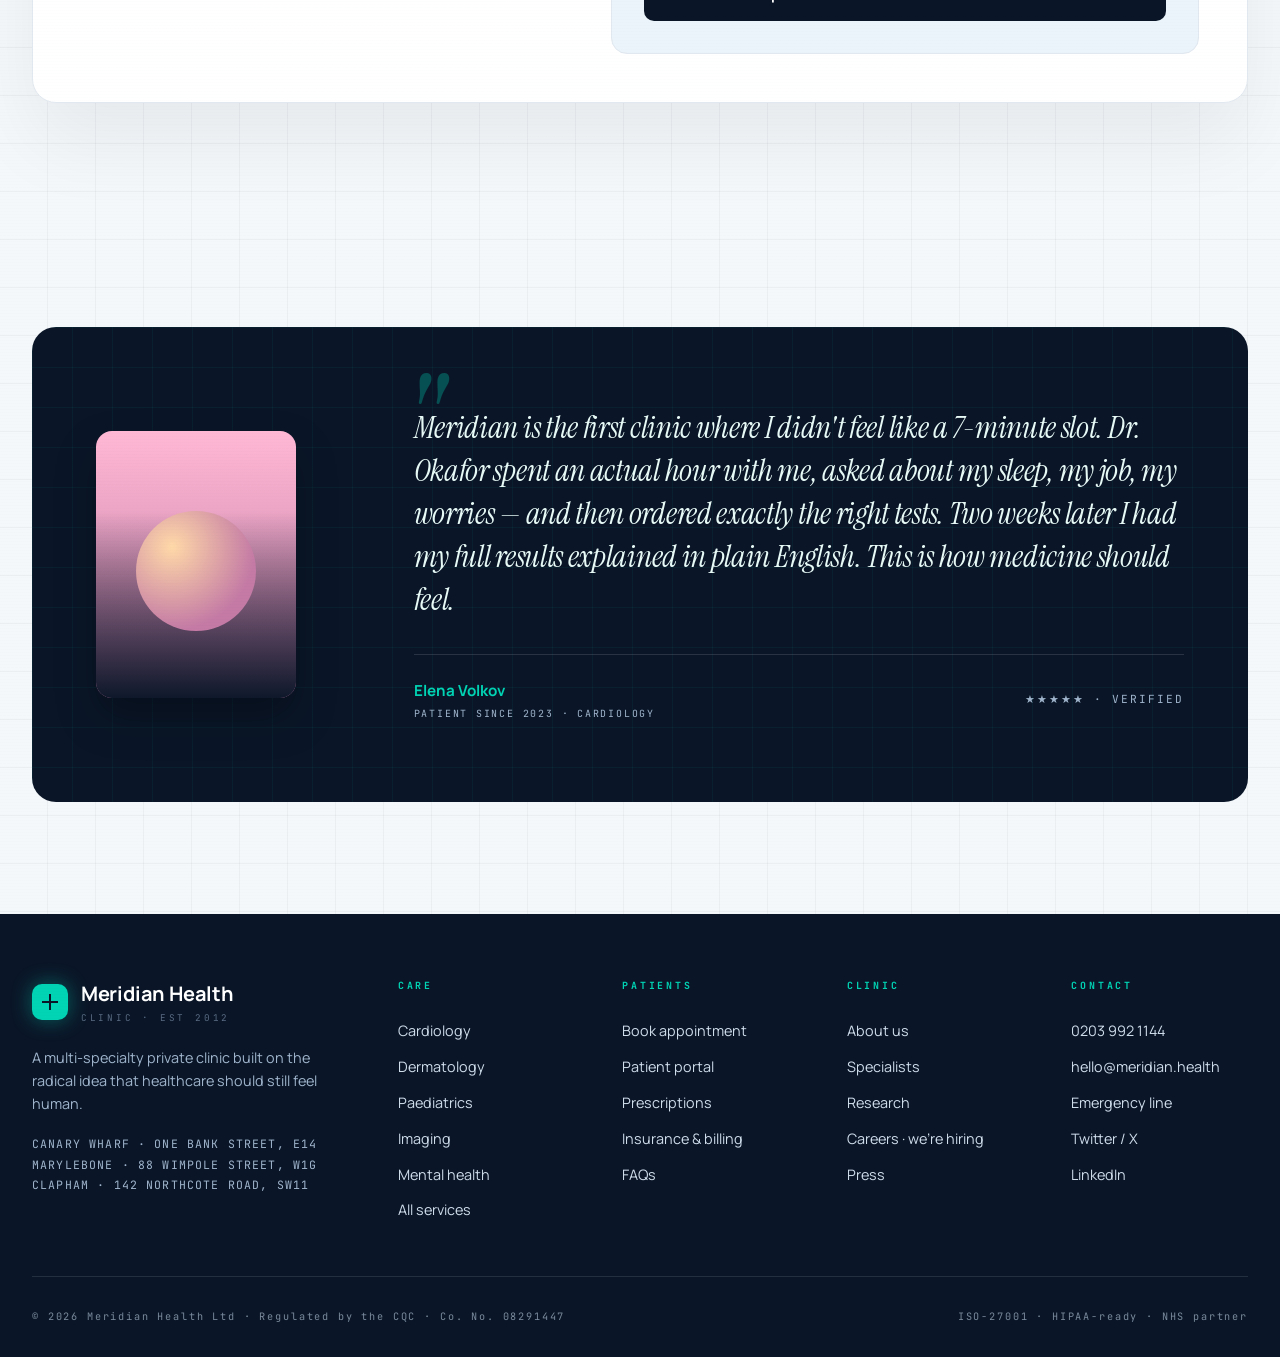
<file: work/medicare-clinic.html>
<!DOCTYPE html>
<html lang="en">
<head>
<meta charset="UTF-8">
<meta name="viewport" content="width=device-width, initial-scale=1.0">
<title>Meridian Health — Precision care, engineered with empathy</title>
<link rel="preconnect" href="https://fonts.googleapis.com">
<link rel="preconnect" href="https://fonts.gstatic.com" crossorigin>
<link href="https://fonts.googleapis.com/css2?family=Instrument+Serif:ital@0;1&family=JetBrains+Mono:wght@300;400;500&family=Manrope:wght@300;400;500;600;700;800&display=swap" rel="stylesheet">
<style>
*,*::before,*::after{margin:0;padding:0;box-sizing:border-box}
:root{
  --bg:#F5F8FA;
  --surface:#FFFFFF;
  --ink:#0A1628;
  --ink-2:#1A2942;
  --fg-dim:#5A6B82;
  --line:#E1E8EF;
  --line-strong:#C8D4E0;
  --teal:#00D4B4;
  --teal-deep:#008F7A;
  --coral:#FF6B6B;
  --amber:#FFB547;
  --navy:#0A1628;
  --mint:#E8FAF6;
  --sky:#EBF4FA;
  --grid:rgba(10,22,40,.04);
  --ease:cubic-bezier(.2,.8,.2,1);
}
html{scroll-behavior:smooth}
body{
  background:var(--bg);color:var(--ink);
  font-family:'Manrope',system-ui,sans-serif;font-weight:400;line-height:1.6;
  overflow-x:hidden;-webkit-font-smoothing:antialiased;perspective:1600px;
  background-image:
    linear-gradient(var(--grid) 1px,transparent 1px),
    linear-gradient(90deg,var(--grid) 1px,transparent 1px);
  background-size:48px 48px;
  background-position:-1px -1px;
}
::selection{background:var(--teal);color:var(--navy)}

/* ── Scan line overlay ── */
.scanlines{position:fixed;inset:0;pointer-events:none;z-index:900;opacity:.3;mix-blend-mode:multiply;
  background:repeating-linear-gradient(0deg,transparent 0px,transparent 2px,rgba(10,22,40,.02) 2px,rgba(10,22,40,.02) 3px)}

/* ── ECG Loader ── */
.loader{position:fixed;inset:0;background:var(--bg);z-index:1000;display:flex;flex-direction:column;align-items:center;justify-content:center;gap:2rem;transition:opacity .7s var(--ease) .3s,visibility .7s .3s}
.loader.gone{opacity:0;visibility:hidden}
.loader-ecg{width:320px;height:60px}
.loader-ecg path{fill:none;stroke:var(--teal);stroke-width:2;stroke-linecap:round;stroke-linejoin:round;stroke-dasharray:800;stroke-dashoffset:800;animation:drawEcg 2s linear infinite}
@keyframes drawEcg{to{stroke-dashoffset:-800}}
.loader-txt{font-family:'JetBrains Mono',monospace;font-size:.72rem;letter-spacing:.3em;text-transform:uppercase;color:var(--fg-dim)}
.loader-txt span{color:var(--teal)}

/* ── Top status bar ── */
.statusbar{position:fixed;top:0;left:0;right:0;z-index:90;height:34px;background:var(--navy);color:#A0B5CC;font-family:'JetBrains Mono',monospace;font-size:.68rem;letter-spacing:.16em;display:flex;align-items:center;justify-content:space-between;padding:0 1.5rem;border-bottom:1px solid var(--teal-deep)}
.statusbar span{display:inline-flex;align-items:center;gap:.6rem}
.statusbar .live{color:var(--teal)}
.statusbar .live::before{content:'';width:7px;height:7px;border-radius:50%;background:var(--teal);box-shadow:0 0 10px var(--teal);animation:pulse 1.4s ease-out infinite}
@keyframes pulse{0%,100%{opacity:1}50%{opacity:.4}}
.statusbar-center{display:flex;gap:2rem}

/* ── NAV ── */
.nav{position:fixed;top:34px;left:0;right:0;z-index:80;display:flex;align-items:center;justify-content:space-between;padding:1rem 2rem;background:rgba(245,248,250,.85);backdrop-filter:blur(14px);border-bottom:1px solid var(--line)}
.brand{display:flex;align-items:center;gap:.8rem;font-family:'Manrope',sans-serif;font-weight:700;font-size:1.25rem;letter-spacing:-.01em;color:var(--ink)}
.brand-mark{width:36px;height:36px;border-radius:10px;background:var(--navy);display:grid;place-items:center;position:relative;overflow:hidden}
.brand-mark::before,.brand-mark::after{content:'';position:absolute;background:var(--teal)}
.brand-mark::before{width:16px;height:2px}
.brand-mark::after{width:2px;height:16px}
.brand small{display:block;font-family:'JetBrains Mono',monospace;font-size:.58rem;letter-spacing:.3em;color:var(--fg-dim);font-weight:400;margin-top:.1rem}
.nav-links{display:flex;gap:.2rem;align-items:center}
.nav-links a{color:var(--ink);text-decoration:none;padding:.65rem 1.1rem;border-radius:8px;font-size:.88rem;font-weight:500;transition:all .3s;position:relative}
.nav-links a:hover{background:var(--mint);color:var(--teal-deep)}
.nav-links a.on{background:var(--mint);color:var(--teal-deep)}
.nav-links a.on::after{content:'';position:absolute;bottom:4px;left:50%;transform:translateX(-50%);width:4px;height:4px;border-radius:50%;background:var(--teal)}
.nav-right{display:flex;gap:.6rem;align-items:center}
.nav-phone{display:flex;align-items:center;gap:.6rem;font-family:'JetBrains Mono',monospace;font-size:.78rem;color:var(--ink);font-weight:500}
.nav-phone .c{width:34px;height:34px;border-radius:50%;background:var(--mint);color:var(--teal-deep);display:grid;place-items:center;font-size:.9rem}
.btn-book{padding:.75rem 1.3rem;background:var(--navy);color:#fff;border:none;border-radius:8px;font-family:'Manrope';font-weight:600;font-size:.82rem;cursor:pointer;transition:all .3s;display:inline-flex;align-items:center;gap:.5rem}
.btn-book:hover{background:var(--teal-deep);transform:translateY(-1px);box-shadow:0 10px 24px rgba(0,143,122,.3)}
.btn-book .arr{transition:transform .3s}.btn-book:hover .arr{transform:translateX(4px)}

/* ── HERO ── */
.hero{min-height:calc(100vh);padding:9rem 2rem 4rem;display:grid;grid-template-columns:1.15fr .85fr;gap:3rem;align-items:center;max-width:1500px;margin:0 auto;position:relative}
.hero-tag{display:inline-flex;align-items:center;gap:.8rem;padding:.5rem .9rem .5rem .5rem;background:var(--surface);border:1px solid var(--line);border-radius:999px;font-family:'JetBrains Mono',monospace;font-size:.68rem;letter-spacing:.2em;text-transform:uppercase;color:var(--fg-dim);margin-bottom:1.8rem;font-weight:500}
.hero-tag b{padding:.25rem .7rem;background:var(--mint);color:var(--teal-deep);border-radius:999px;font-weight:600}
.hero-title{font-family:'Manrope',sans-serif;font-weight:300;font-size:clamp(2.8rem,5.8vw,5.2rem);line-height:1.02;letter-spacing:-.028em;color:var(--ink)}
.hero-title em{font-family:'Instrument Serif',serif;font-style:italic;font-weight:400;color:var(--teal-deep);position:relative}
.hero-title em::after{content:'';position:absolute;left:0;right:0;bottom:-.05em;height:8px;background:var(--teal);opacity:.18;border-radius:4px}
.hero-sub{margin-top:1.6rem;font-size:1.05rem;color:var(--fg-dim);max-width:520px;line-height:1.7}
.hero-actions{margin-top:2.4rem;display:flex;gap:.8rem;flex-wrap:wrap}
.btn-primary{padding:1rem 1.8rem;background:var(--navy);color:#fff;border:none;border-radius:10px;font-family:'Manrope';font-weight:600;font-size:.9rem;cursor:pointer;transition:all .3s;display:inline-flex;align-items:center;gap:.7rem;box-shadow:0 10px 30px rgba(10,22,40,.18)}
.btn-primary:hover{background:var(--teal-deep);transform:translateY(-2px);box-shadow:0 20px 40px rgba(0,143,122,.3)}
.btn-outline{padding:1rem 1.6rem;background:transparent;color:var(--ink);border:1.5px solid var(--line-strong);border-radius:10px;font-family:'Manrope';font-weight:600;font-size:.9rem;cursor:pointer;transition:all .3s;display:inline-flex;align-items:center;gap:.7rem}
.btn-outline:hover{border-color:var(--teal);color:var(--teal-deep);background:var(--mint)}
.hero-trust{margin-top:3.2rem;display:flex;align-items:center;gap:1.2rem;padding-top:1.6rem;border-top:1px dashed var(--line)}
.hero-avatars{display:flex}
.hero-avatars div{width:36px;height:36px;border-radius:50%;border:2px solid var(--bg);margin-left:-8px;background-size:cover;background-position:center}
.hero-avatars div:first-child{margin-left:0}
.hero-avatars .a1{background:linear-gradient(135deg,#FFB547,#FF6B6B)}
.hero-avatars .a2{background:linear-gradient(135deg,#00D4B4,#008F7A)}
.hero-avatars .a3{background:linear-gradient(135deg,#6BC5FF,#3E7FC4)}
.hero-avatars .a4{background:linear-gradient(135deg,#C8A9FF,#7A5CC4);display:grid;place-items:center;font-family:'JetBrains Mono';font-size:.55rem;color:#fff;font-weight:700}
.hero-trust-txt{font-size:.82rem;color:var(--fg-dim)}
.hero-trust-txt strong{color:var(--ink);font-weight:700}

/* ── HUD VITALS PANEL ── */
.hud{position:relative;background:var(--surface);border-radius:20px;border:1px solid var(--line);overflow:hidden;box-shadow:0 40px 80px rgba(10,22,40,.08),0 1px 0 rgba(255,255,255,.8) inset}
.hud::before{content:'';position:absolute;top:0;left:0;right:0;height:2px;background:linear-gradient(90deg,var(--teal),var(--teal-deep),var(--teal));background-size:200% 100%;animation:scan 3s linear infinite}
@keyframes scan{to{background-position:-200% 0}}
.hud-head{padding:1rem 1.4rem;border-bottom:1px solid var(--line);display:flex;justify-content:space-between;align-items:center;background:var(--navy);color:#fff}
.hud-head-l{display:flex;align-items:center;gap:.7rem;font-family:'JetBrains Mono',monospace;font-size:.68rem;letter-spacing:.2em;text-transform:uppercase}
.hud-head-l .dot{width:7px;height:7px;border-radius:50%;background:var(--teal);box-shadow:0 0 10px var(--teal);animation:pulse 1.2s ease-out infinite}
.hud-head-r{font-family:'JetBrains Mono',monospace;font-size:.64rem;letter-spacing:.18em;color:#A0B5CC}
.hud-body{padding:1.4rem}
.hud-patient{padding-bottom:1.2rem;border-bottom:1px dashed var(--line);display:flex;justify-content:space-between;align-items:flex-start;margin-bottom:1.2rem}
.hud-patient h4{font-size:.92rem;font-weight:700;color:var(--ink)}
.hud-patient small{font-family:'JetBrains Mono',monospace;font-size:.62rem;letter-spacing:.18em;color:var(--fg-dim);display:block;margin-top:.3rem}
.hud-patient .badge{padding:.3rem .6rem;background:var(--mint);color:var(--teal-deep);border-radius:6px;font-family:'JetBrains Mono',monospace;font-size:.6rem;letter-spacing:.18em;font-weight:600}

/* ECG big panel */
.ecg-panel{background:var(--navy);border-radius:12px;padding:1rem;margin-bottom:1rem;position:relative;overflow:hidden}
.ecg-panel::before{content:'';position:absolute;inset:0;background-image:linear-gradient(rgba(0,212,180,.08) 1px,transparent 1px),linear-gradient(90deg,rgba(0,212,180,.08) 1px,transparent 1px);background-size:20px 20px}
.ecg-head{display:flex;justify-content:space-between;align-items:flex-start;font-family:'JetBrains Mono',monospace;color:#A0B5CC;font-size:.6rem;letter-spacing:.18em;position:relative;z-index:2;margin-bottom:.6rem}
.ecg-head .bpm{color:var(--teal);font-size:2.4rem;font-weight:300;letter-spacing:-.02em;line-height:1;font-family:'Manrope'}
.ecg-head .bpm small{display:block;font-family:'JetBrains Mono';font-size:.58rem;letter-spacing:.2em;color:#A0B5CC;font-weight:400;margin-top:.2rem}
.ecg-svg{width:100%;height:80px;position:relative;z-index:2}
.ecg-svg path{fill:none;stroke:var(--teal);stroke-width:1.8;stroke-linecap:round;stroke-linejoin:round;filter:drop-shadow(0 0 6px var(--teal));stroke-dasharray:400;stroke-dashoffset:400;animation:drawEcg2 2.4s linear infinite}
@keyframes drawEcg2{to{stroke-dashoffset:-400}}

/* Vitals grid */
.vit-grid{display:grid;grid-template-columns:1fr 1fr;gap:.8rem;margin-bottom:1rem}
.vit{background:var(--sky);border-radius:10px;padding:.9rem 1rem;position:relative;overflow:hidden;border:1px solid var(--line)}
.vit .lbl{font-family:'JetBrains Mono',monospace;font-size:.56rem;letter-spacing:.22em;text-transform:uppercase;color:var(--fg-dim);font-weight:500}
.vit .val{font-family:'Manrope';font-weight:300;font-size:1.6rem;letter-spacing:-.02em;color:var(--ink);line-height:1;margin-top:.25rem}
.vit .val b{font-size:.7rem;color:var(--fg-dim);margin-left:.15rem;font-weight:500}
.vit .delta{font-family:'JetBrains Mono';font-size:.58rem;color:var(--teal-deep);margin-top:.3rem;letter-spacing:.1em;font-weight:600}
.vit .delta.dn{color:var(--coral)}

/* O2 conic dial */
.vit-dial{display:flex;align-items:center;gap:.8rem}
.dial{width:54px;height:54px;border-radius:50%;background:conic-gradient(var(--teal) 0% 98%,var(--line) 98% 100%);display:grid;place-items:center;position:relative;flex:none}
.dial::before{content:'';position:absolute;inset:5px;border-radius:50%;background:var(--sky)}
.dial span{font-family:'Manrope';font-weight:700;font-size:.78rem;color:var(--ink);position:relative;z-index:2}
.vit-dial .txt{flex:1}

.hud-footer{padding:1rem 1.4rem;border-top:1px solid var(--line);display:flex;justify-content:space-between;align-items:center;background:var(--sky);font-family:'JetBrains Mono',monospace;font-size:.62rem;letter-spacing:.16em;color:var(--fg-dim)}
.hud-footer .ok{color:var(--teal-deep);font-weight:600}

/* ── HERO STATS STRIP ── */
.stats{max-width:1500px;margin:0 auto;padding:0 2rem;margin-bottom:5rem}
.stats-inner{background:var(--surface);border:1px solid var(--line);border-radius:16px;display:grid;grid-template-columns:repeat(4,1fr);overflow:hidden}
.stat{padding:1.8rem 1.6rem;border-right:1px solid var(--line);position:relative}
.stat:last-child{border-right:none}
.stat .lbl{font-family:'JetBrains Mono',monospace;font-size:.62rem;letter-spacing:.22em;text-transform:uppercase;color:var(--fg-dim);font-weight:500;margin-bottom:.5rem;display:flex;align-items:center;gap:.5rem}
.stat .lbl::before{content:'';width:5px;height:5px;border-radius:50%;background:var(--teal)}
.stat .val{font-family:'Manrope';font-weight:300;font-size:2.6rem;letter-spacing:-.025em;line-height:1;color:var(--ink)}
.stat .val b{font-family:'Instrument Serif',serif;font-weight:400;font-style:italic;color:var(--teal-deep)}
.stat .desc{margin-top:.5rem;font-size:.78rem;color:var(--fg-dim)}

/* ── SECTION COMMON ── */
.sec{padding:7rem 2rem;max-width:1500px;margin:0 auto;position:relative}
.sec-head{display:grid;grid-template-columns:.4fr 1fr .6fr;gap:2.5rem;align-items:flex-end;margin-bottom:4rem}
.eye{font-family:'JetBrains Mono',monospace;font-size:.68rem;letter-spacing:.28em;text-transform:uppercase;color:var(--teal-deep);font-weight:600;display:inline-flex;align-items:center;gap:.7rem}
.eye::before{content:'';width:24px;height:1px;background:var(--teal)}
.h2{font-family:'Manrope',sans-serif;font-weight:300;font-size:clamp(2rem,4vw,3.6rem);line-height:1.05;letter-spacing:-.022em;color:var(--ink)}
.h2 em{font-family:'Instrument Serif',serif;font-style:italic;font-weight:400;color:var(--teal-deep)}
.lead{color:var(--fg-dim);font-size:.96rem;line-height:1.7;align-self:end}

/* ── HEX SERVICES ── */
.hex-grid{display:grid;grid-template-columns:repeat(6,1fr);gap:1rem}
.hex{grid-column:span 2;background:var(--surface);border:1px solid var(--line);border-radius:14px;padding:1.8rem;position:relative;overflow:hidden;transition:all .5s var(--ease);cursor:pointer}
.hex:nth-child(4){grid-column:span 3}
.hex:nth-child(5){grid-column:span 3}
.hex:nth-child(6){grid-column:span 2}
.hex:nth-child(7){grid-column:span 2}
.hex:nth-child(8){grid-column:span 2}
.hex::before{content:'';position:absolute;top:0;right:0;width:140px;height:140px;background:conic-gradient(from 45deg at 70% 30%,var(--mint),transparent 40%);opacity:0;transition:opacity .5s;border-radius:14px}
.hex:hover{transform:translateY(-6px);border-color:var(--teal);box-shadow:0 30px 60px rgba(0,143,122,.12)}
.hex:hover::before{opacity:1}
.hex-num{font-family:'JetBrains Mono',monospace;font-size:.6rem;letter-spacing:.22em;color:var(--fg-dim);font-weight:500;margin-bottom:1.4rem;display:flex;justify-content:space-between;align-items:center}
.hex-num .tag{padding:.25rem .6rem;background:var(--mint);color:var(--teal-deep);border-radius:4px;font-size:.55rem;letter-spacing:.18em;font-weight:700}
.hex-icon{width:44px;height:44px;border-radius:10px;background:var(--sky);display:grid;place-items:center;color:var(--teal-deep);margin-bottom:1.2rem;transition:all .4s}
.hex:hover .hex-icon{background:var(--navy);color:var(--teal);transform:rotate(-6deg) scale(1.05)}
.hex h3{font-family:'Manrope';font-weight:700;font-size:1.2rem;letter-spacing:-.01em;color:var(--ink);margin-bottom:.5rem}
.hex h3 em{font-family:'Instrument Serif',serif;font-style:italic;font-weight:400;color:var(--teal-deep)}
.hex p{font-size:.86rem;color:var(--fg-dim);line-height:1.6}
.hex-meta{margin-top:1.2rem;padding-top:1rem;border-top:1px dashed var(--line);display:flex;justify-content:space-between;align-items:center;font-family:'JetBrains Mono',monospace;font-size:.64rem;letter-spacing:.16em;color:var(--fg-dim);font-weight:500}
.hex-meta .ar{font-family:'Manrope';color:var(--teal-deep);font-weight:600;letter-spacing:0;font-size:.78rem;display:inline-flex;gap:.3rem;transition:transform .3s}
.hex:hover .hex-meta .ar{transform:translateX(4px)}

/* ── DNA HELIX ── */
.dna{padding:7rem 2rem;max-width:1500px;margin:0 auto;display:grid;grid-template-columns:1fr 1fr;gap:4rem;align-items:center}
.dna-vis{position:relative;height:540px;perspective:900px;display:grid;place-items:center}
.dna-helix{position:relative;width:260px;height:100%;transform-style:preserve-3d;animation:dnaSpin 18s linear infinite}
@keyframes dnaSpin{to{transform:rotateY(360deg)}}
.dna-rung{position:absolute;left:50%;top:50%;transform-style:preserve-3d;display:flex;align-items:center;gap:0}
.dna-rung .ball{width:22px;height:22px;border-radius:50%;flex:none}
.dna-rung .bar{flex:1;height:2px;background:linear-gradient(90deg,var(--teal),var(--coral));opacity:.4}
.dna-rung .ball.a{background:var(--teal);box-shadow:0 0 16px var(--teal)}
.dna-rung .ball.b{background:var(--coral);box-shadow:0 0 16px var(--coral)}
.dna-ring{position:absolute;inset:10% 30%;border:1px dashed var(--line-strong);border-radius:50%;animation:dnaSpin 24s linear infinite reverse;opacity:.5}
.dna-metrics{display:grid;grid-template-columns:1fr 1fr;gap:.8rem;margin-top:2rem}
.dna-metric{background:var(--surface);border:1px solid var(--line);border-radius:12px;padding:1.1rem}
.dna-metric .k{font-family:'JetBrains Mono',monospace;font-size:.6rem;letter-spacing:.22em;text-transform:uppercase;color:var(--fg-dim);font-weight:500}
.dna-metric .v{font-family:'Manrope';font-weight:300;font-size:1.8rem;letter-spacing:-.02em;margin-top:.2rem;color:var(--ink);line-height:1}
.dna-metric .v b{font-family:'Instrument Serif',serif;font-style:italic;font-weight:400;color:var(--teal-deep);font-size:1rem}
.dna-bar{margin-top:.5rem;height:4px;background:var(--line);border-radius:999px;overflow:hidden}
.dna-bar span{display:block;height:100%;background:linear-gradient(90deg,var(--teal),var(--teal-deep));border-radius:999px}

/* ── DOCTORS — 3D FLIP ── */
.docs{padding:7rem 2rem;max-width:1500px;margin:0 auto}
.docs-grid{display:grid;grid-template-columns:repeat(4,1fr);gap:1.2rem;perspective:1400px}
.doc{aspect-ratio:3/4;border-radius:18px;position:relative;transform-style:preserve-3d;transition:transform .9s var(--ease);cursor:pointer}
.doc:hover,.doc.flipped{transform:rotateY(180deg)}
.doc-f,.doc-b{position:absolute;inset:0;border-radius:18px;backface-visibility:hidden;overflow:hidden}
.doc-f{background:linear-gradient(180deg,var(--sky),var(--mint));display:flex;flex-direction:column;justify-content:flex-end;padding:1.4rem;border:1px solid var(--line)}
.doc-f::before{content:'';position:absolute;top:1rem;right:1rem;font-family:'JetBrains Mono',monospace;font-size:.58rem;letter-spacing:.2em;color:var(--teal-deep);background:#fff;padding:.3rem .6rem;border-radius:4px;font-weight:700}
.doc-1 .doc-f::before{content:'CARD'}.doc-2 .doc-f::before{content:'DERM'}.doc-3 .doc-f::before{content:'PEDI'}.doc-4 .doc-f::before{content:'ORTH'}
.doc-avatar{position:absolute;top:50%;left:50%;transform:translate(-50%,-62%);width:60%;aspect-ratio:1/1;border-radius:50%;filter:saturate(.9)}
.doc-1 .doc-avatar{background:radial-gradient(circle at 30% 30%,#FFD9A8,#C49568 70%,#7A5A44)}
.doc-2 .doc-avatar{background:radial-gradient(circle at 30% 30%,#8FE5FF,#3E7FC4 70%,#1E3E64)}
.doc-3 .doc-avatar{background:radial-gradient(circle at 30% 30%,#FFB8D4,#C47AA5 70%,#6F4268)}
.doc-4 .doc-avatar{background:radial-gradient(circle at 30% 30%,#C8A9FF,#7A5CC4 70%,#3E2868)}
.doc-avatar::after{content:'';position:absolute;bottom:0;left:10%;right:10%;height:30%;background:linear-gradient(180deg,transparent,rgba(10,22,40,.3));border-radius:0 0 50% 50%;filter:blur(8px)}
.doc-f .info{position:relative;z-index:2;color:var(--ink)}
.doc-f .info .role{font-family:'JetBrains Mono',monospace;font-size:.6rem;letter-spacing:.22em;text-transform:uppercase;color:var(--teal-deep);font-weight:600;margin-bottom:.3rem}
.doc-f .info h4{font-family:'Manrope';font-weight:700;font-size:1.15rem;letter-spacing:-.01em}
.doc-f .info .x{font-family:'Instrument Serif',serif;font-style:italic;font-weight:400;color:var(--teal-deep);font-size:.9rem;margin-top:.1rem}
.doc-b{transform:rotateY(180deg);background:var(--navy);color:#fff;padding:1.4rem;display:flex;flex-direction:column;justify-content:space-between}
.doc-b .t{font-family:'JetBrains Mono',monospace;font-size:.6rem;letter-spacing:.22em;text-transform:uppercase;color:var(--teal)}
.doc-b h5{font-family:'Manrope';font-weight:700;font-size:1.15rem;margin-top:.5rem}
.doc-b ul{list-style:none;margin-top:1.2rem;font-size:.82rem;color:#A0B5CC;line-height:1.8}
.doc-b ul li::before{content:'—';color:var(--teal);margin-right:.5rem}
.doc-b .bk{background:var(--teal);color:var(--navy);padding:.7rem 1rem;border-radius:8px;font-size:.78rem;font-weight:700;text-align:center;margin-top:1rem}

/* ── BOOK WIZARD ── */
.book{padding:7rem 2rem;max-width:1300px;margin:0 auto}
.book-inner{background:var(--surface);border:1px solid var(--line);border-radius:24px;padding:3rem;display:grid;grid-template-columns:.9fr 1.1fr;gap:3rem;box-shadow:0 40px 80px rgba(10,22,40,.06)}
.book-head .eye{margin-bottom:1rem}
.book-head .h2{font-size:clamp(1.8rem,3vw,2.8rem)}
.book-head .lead{margin-top:1.2rem}
.book-steps{margin-top:2rem}
.book-step{display:flex;gap:1rem;padding:.8rem 0;border-top:1px dashed var(--line);position:relative}
.book-step:first-child{border-top:none}
.book-step .n{width:28px;height:28px;border-radius:50%;background:var(--line);color:var(--fg-dim);display:grid;place-items:center;font-family:'JetBrains Mono';font-size:.68rem;font-weight:700;flex:none;transition:all .3s}
.book-step.on .n,.book-step.done .n{background:var(--teal);color:var(--navy)}
.book-step.done .n::before{content:'✓';font-size:.78rem}
.book-step.done .n b{display:none}
.book-step .txt small{font-family:'JetBrains Mono';font-size:.6rem;letter-spacing:.22em;color:var(--fg-dim);display:block;text-transform:uppercase;font-weight:500}
.book-step .txt p{font-size:.92rem;font-weight:600;color:var(--ink);margin-top:.15rem}
.book-step.on .txt p{color:var(--teal-deep)}

.book-form{background:var(--sky);border-radius:16px;padding:2rem;border:1px solid var(--line);position:relative;overflow:hidden}
.book-form::before{content:'';position:absolute;top:0;left:0;right:0;height:2px;background:linear-gradient(90deg,transparent,var(--teal),transparent);animation:scan 3s linear infinite}
.book-form .pnum{font-family:'JetBrains Mono';font-size:.6rem;letter-spacing:.22em;color:var(--teal-deep);text-transform:uppercase;font-weight:600;margin-bottom:.6rem}
.book-form h3{font-family:'Manrope';font-weight:700;font-size:1.3rem;color:var(--ink);margin-bottom:.4rem}
.book-form p{font-size:.86rem;color:var(--fg-dim);margin-bottom:1.6rem}
.chips{display:grid;grid-template-columns:1fr 1fr;gap:.7rem;margin-bottom:1.6rem}
.chip{padding:1rem;background:var(--surface);border:1.5px solid var(--line);border-radius:12px;cursor:pointer;text-align:left;transition:all .3s;font-family:'Manrope';display:flex;flex-direction:column;gap:.3rem}
.chip small{font-family:'JetBrains Mono';font-size:.58rem;letter-spacing:.2em;color:var(--fg-dim);text-transform:uppercase;font-weight:500}
.chip strong{font-size:.92rem;font-weight:700;color:var(--ink)}
.chip.sel{border-color:var(--teal);background:var(--mint)}
.chip.sel small{color:var(--teal-deep)}
.field{margin-bottom:1rem}
.field label{display:block;font-family:'JetBrains Mono';font-size:.62rem;letter-spacing:.2em;text-transform:uppercase;color:var(--fg-dim);font-weight:500;margin-bottom:.4rem}
.field input,.field select{width:100%;padding:.9rem 1rem;background:var(--surface);border:1.5px solid var(--line);border-radius:10px;font-family:'Manrope';font-size:.9rem;color:var(--ink);outline:none;transition:all .3s}
.field input:focus,.field select:focus{border-color:var(--teal);box-shadow:0 0 0 4px var(--mint)}
.book-cta{margin-top:1rem;width:100%;padding:1.1rem;background:var(--navy);color:#fff;border:none;border-radius:10px;font-family:'Manrope';font-weight:700;font-size:.92rem;cursor:pointer;transition:all .3s;display:flex;justify-content:space-between;align-items:center}
.book-cta:hover{background:var(--teal-deep)}
.book-cta .arr{transition:transform .3s}
.book-cta:hover .arr{transform:translateX(4px)}

/* ── TESTIMONIAL ── */
.testi{padding:7rem 2rem;max-width:1500px;margin:0 auto}
.testi-inner{background:var(--navy);color:#fff;border-radius:24px;padding:5rem 4rem;position:relative;overflow:hidden;display:grid;grid-template-columns:.35fr 1fr;gap:3rem;align-items:center}
.testi-inner::before{content:'';position:absolute;inset:0;background-image:linear-gradient(rgba(0,212,180,.05) 1px,transparent 1px),linear-gradient(90deg,rgba(0,212,180,.05) 1px,transparent 1px);background-size:40px 40px;pointer-events:none}
.testi-avatar{width:200px;aspect-ratio:3/4;border-radius:16px;background:linear-gradient(180deg,#FFB8D4,#C47AA5);position:relative;overflow:hidden;box-shadow:0 20px 40px rgba(0,0,0,.3)}
.testi-avatar::before{content:'';position:absolute;bottom:-10%;left:-10%;right:-10%;top:30%;background:linear-gradient(180deg,transparent,var(--navy) 90%)}
.testi-avatar::after{content:'';position:absolute;top:30%;left:50%;transform:translateX(-50%);width:60%;aspect-ratio:1/1;border-radius:50%;background:radial-gradient(circle at 30% 30%,#FFD9A8,#C47AA5 70%)}
.testi-quote{font-family:'Instrument Serif',serif;font-weight:400;font-style:italic;font-size:clamp(1.4rem,2.4vw,2.1rem);line-height:1.4;letter-spacing:-.01em;color:#E8FAF6;position:relative}
.testi-quote::before{content:'"';position:absolute;top:-3rem;left:-1rem;font-size:8rem;color:var(--teal);opacity:.3;line-height:1;font-family:'Instrument Serif'}
.testi-meta{margin-top:2rem;padding-top:1.5rem;border-top:1px solid rgba(255,255,255,.12);display:flex;justify-content:space-between;align-items:center;font-family:'JetBrains Mono';font-size:.7rem;letter-spacing:.18em;text-transform:uppercase;color:#A0B5CC}
.testi-meta strong{color:var(--teal);font-family:'Manrope';letter-spacing:0;text-transform:none;font-weight:700;font-size:.95rem}
.testi-meta small{display:block;font-family:'JetBrains Mono';letter-spacing:.18em;color:#A0B5CC;margin-top:.2rem;font-size:.62rem}

/* ── FOOTER ── */
footer{background:var(--navy);color:#A0B5CC;padding:4rem 2rem 2rem;position:relative}
.foot-grid{max-width:1500px;margin:0 auto;display:grid;grid-template-columns:1.8fr 1fr 1fr 1fr 1fr;gap:3rem;margin-bottom:3rem}
.foot-brand .brand{color:#fff}
.foot-brand .brand-mark{background:var(--teal);box-shadow:0 0 20px rgba(0,212,180,.4)}
.foot-brand .brand-mark::before,.foot-brand .brand-mark::after{background:var(--navy)}
.foot-brand p{margin-top:1.2rem;font-size:.9rem;max-width:320px;color:#A0B5CC}
.foot-brand .addr{margin-top:1.2rem;font-family:'JetBrains Mono';font-size:.72rem;letter-spacing:.1em;line-height:1.8;color:#A0B5CC}
.foot-col h5{font-family:'JetBrains Mono';font-size:.62rem;letter-spacing:.28em;text-transform:uppercase;color:var(--teal);margin-bottom:1.2rem;font-weight:700}
.foot-col a{display:block;color:#CFDCEA;text-decoration:none;padding:.4rem 0;font-size:.9rem;transition:color .3s}
.foot-col a:hover{color:var(--teal)}
.foot-bot{max-width:1500px;margin:0 auto;padding-top:2rem;border-top:1px solid rgba(255,255,255,.1);display:flex;justify-content:space-between;align-items:center;font-family:'JetBrains Mono';font-size:.64rem;letter-spacing:.18em;color:#7A8A9C}

.r{opacity:0;transform:translateY(28px);transition:opacity .9s var(--ease),transform .9s var(--ease)}
.r.in{opacity:1;transform:none}

@media(max-width:1100px){
  .hero{grid-template-columns:1fr;gap:2.5rem}
  .stats-inner{grid-template-columns:1fr 1fr}.stat:nth-child(2){border-right:none}.stat:nth-child(-n+2){border-bottom:1px solid var(--line)}
  .hex-grid{grid-template-columns:1fr 1fr}.hex,.hex:nth-child(4),.hex:nth-child(5),.hex:nth-child(6),.hex:nth-child(7),.hex:nth-child(8){grid-column:span 1}
  .dna{grid-template-columns:1fr;gap:2rem}.dna-vis{height:400px}
  .docs-grid{grid-template-columns:1fr 1fr}
  .book-inner{grid-template-columns:1fr;padding:2rem}
  .testi-inner{grid-template-columns:1fr;padding:3rem 2rem}.testi-avatar{margin:0 auto}
  .sec-head{grid-template-columns:1fr;gap:1rem}
  .foot-grid{grid-template-columns:1fr 1fr}.foot-brand{grid-column:span 2}
  .statusbar-center{display:none}
  .nav-phone{display:none}
  .nav-links{display:none}
  .foot-bot{flex-direction:column;gap:.8rem;text-align:center}
}
</style>
</head>
<body>

<div class="scanlines"></div>

<div class="loader" id="loader">
  <svg class="loader-ecg" viewBox="0 0 320 60" preserveAspectRatio="none">
    <path d="M0,30 L60,30 L75,30 L82,10 L92,50 L100,20 L110,30 L170,30 L185,30 L192,12 L202,48 L210,30 L320,30"/>
  </svg>
  <div class="loader-txt">Initialising secure channel · <span id="loadp">loading</span></div>
</div>

<div class="statusbar">
  <span class="live">System online</span>
  <div class="statusbar-center">
    <span>CQC rating · <b style="color:var(--teal)">Outstanding</b></span>
    <span>NHS partner since 2012</span>
    <span id="sbclock">00:00 GMT</span>
  </div>
  <span>ISO-27001 · HIPAA-ready</span>
</div>

<nav class="nav">
  <div class="brand"><span class="brand-mark"></span><div>Meridian Health<small>CLINIC · EST 2012</small></div></div>
  <div class="nav-links">
    <a class="on" href="#home">Home</a><a href="#services">Services</a><a href="#specialists">Specialists</a><a href="#book">Patient portal</a><a href="#dna">Research</a><a href="#book">Contact</a>
  </div>
  <div class="nav-right">
    <div class="nav-phone"><span class="c">☺</span>0203 992 1144</div>
    <button class="btn-book" data-scroll="#book">Book now<span class="arr">→</span></button>
  </div>
</nav>

<section class="hero" id="home">
  <div>
    <div class="hero-tag"><b>Now accepting</b>New patients · Central London &amp; Canary Wharf</div>
    <h1 class="hero-title">Precision care, engineered with <em>empathy</em>.</h1>
    <p class="hero-sub">A multi-specialty clinic built around the radical idea that world-class medicine should also feel human. Same-day appointments, 45-minute consults, and a team that actually remembers your name.</p>
    <div class="hero-actions">
      <button class="btn-primary" data-scroll="#book">Book your consultation<span class="arr">→</span></button>
      <button class="btn-outline" data-scroll="#dna"><span>▶</span>Tour the clinic · 90s</button>
    </div>
    <div class="hero-trust">
      <div class="hero-avatars">
        <div class="a1"></div><div class="a2"></div><div class="a3"></div><div class="a4">+2k</div>
      </div>
      <div class="hero-trust-txt"><strong>4.97 / 5</strong> from 2,341 Google reviews · <strong>98%</strong> would recommend</div>
    </div>
  </div>

  <div class="hud">
    <div class="hud-head">
      <span class="hud-head-l"><span class="dot"></span>Live monitor · Sample patient</span>
      <span class="hud-head-r">Session · <span id="hudtime">MON 09:42</span></span>
    </div>
    <div class="hud-body">
      <div class="hud-patient">
        <div><h4>Sarah K. · 34F</h4><small>PT-#48291 · Annual health screen</small></div>
        <span class="badge">Stable</span>
      </div>
      <div class="ecg-panel">
        <div class="ecg-head">
          <span>ECG · Lead II<br><span style="opacity:.6">Sinus rhythm</span></span>
          <span class="bpm"><span id="bpm">72</span><small>BPM</small></span>
        </div>
        <svg class="ecg-svg" viewBox="0 0 400 80" preserveAspectRatio="none">
          <path d="M0,40 L40,40 L52,40 L58,25 L64,55 L70,15 L76,60 L82,40 L140,40 L160,40 L172,40 L178,25 L184,55 L190,15 L196,60 L202,40 L260,40 L280,40 L292,40 L298,25 L304,55 L310,15 L316,60 L322,40 L400,40"/>
        </svg>
      </div>
      <div class="vit-grid">
        <div class="vit">
          <div class="lbl">Blood Pressure</div>
          <div class="val">118<b>/</b>76<b>mmHg</b></div>
          <div class="delta">▲ optimal range</div>
        </div>
        <div class="vit">
          <div class="lbl">Temp</div>
          <div class="val">36.7<b>°C</b></div>
          <div class="delta">▼ 0.2 vs avg</div>
        </div>
        <div class="vit">
          <div class="lbl">SpO₂</div>
          <div class="vit-dial">
            <div class="dial"><span>98%</span></div>
            <div class="txt"><div class="val" style="font-size:1.2rem">Excellent</div><div class="delta">▲ steady</div></div>
          </div>
        </div>
        <div class="vit">
          <div class="lbl">Hydration</div>
          <div class="val">94<b>%</b></div>
          <div class="delta">▲ +3 today</div>
        </div>
      </div>
    </div>
    <div class="hud-footer">
      <span><span class="ok">●</span> All systems nominal</span>
      <span>Report ready in <b style="color:var(--ink)">4 min</b></span>
    </div>
  </div>
</section>

<section class="stats">
  <div class="stats-inner">
    <div class="stat"><div class="lbl">Patients cared for</div><div class="val" data-ct="28">0<b>k+</b></div><div class="desc">Across 3 London clinics</div></div>
    <div class="stat"><div class="lbl">Board-certified specialists</div><div class="val" data-ct="34">0</div><div class="desc">Across 14 disciplines</div></div>
    <div class="stat"><div class="lbl">Avg. consult time</div><div class="val" data-ct="45">0<b>min</b></div><div class="desc">Not 8. Not 12. Forty-five.</div></div>
    <div class="stat"><div class="lbl">Same-day availability</div><div class="val" data-ct="97">0<b>%</b></div><div class="desc">Measured every week</div></div>
  </div>
</section>

<section class="sec" id="services">
  <div class="sec-head">
    <div class="r"><div class="eye">Services · 012</div></div>
    <div class="r"><h2 class="h2">One clinic.<br>Every specialist you might <em>actually</em> need.</h2></div>
    <p class="lead r">From annual screenings to complex cardiology, our team covers 14 specialties under one roof — and they all talk to each other. No more repeating your story.</p>
  </div>
  <div class="hex-grid" id="servicesGrid">
    <div class="hex r"><div class="hex-num">01 / Cardiology<span class="tag">New</span></div><div class="hex-icon"><svg width="22" height="22" viewBox="0 0 24 24" fill="none" stroke="currentColor" stroke-width="1.8"><path d="M20.84 4.61a5.5 5.5 0 0 0-7.78 0L12 5.67l-1.06-1.06a5.5 5.5 0 0 0-7.78 7.78l1.06 1.06L12 21.23l7.78-7.78 1.06-1.06a5.5 5.5 0 0 0 0-7.78z"/></svg></div><h3>Heart &amp; <em>Cardiovascular</em></h3><p>Full cardiac screening, ECG, echo, and 24/7 arrhythmia monitoring with our tenured consultants.</p><div class="hex-meta"><span>From £220</span><span class="ar">Book consult →</span></div></div>
    <div class="hex r"><div class="hex-num">02 / Dermatology</div><div class="hex-icon"><svg width="22" height="22" viewBox="0 0 24 24" fill="none" stroke="currentColor" stroke-width="1.8"><circle cx="12" cy="12" r="9"/><circle cx="12" cy="12" r="4"/></svg></div><h3>Skin <em>Precision</em></h3><p>AI-assisted mole mapping, mohs surgery, and medical-grade aesthetics — led by Dr. Cohen.</p><div class="hex-meta"><span>From £180</span><span class="ar">Book consult →</span></div></div>
    <div class="hex r"><div class="hex-num">03 / Paediatrics</div><div class="hex-icon"><svg width="22" height="22" viewBox="0 0 24 24" fill="none" stroke="currentColor" stroke-width="1.8"><path d="M12 2 L15 9 L22 10 L17 15 L18 22 L12 18 L6 22 L7 15 L2 10 L9 9 Z"/></svg></div><h3><em>Children's</em> wellness</h3><p>A warm, unhurried practice for ages 0–16 with dedicated family rooms and no waiting room.</p><div class="hex-meta"><span>From £145</span><span class="ar">Book consult →</span></div></div>

    <div class="hex r"><div class="hex-num">04 / Diagnostics<span class="tag">Flagship</span></div><div class="hex-icon"><svg width="22" height="22" viewBox="0 0 24 24" fill="none" stroke="currentColor" stroke-width="1.8"><rect x="3" y="3" width="18" height="18" rx="2"/><path d="M3 9h18M9 3v18"/></svg></div><h3>Advanced <em>Imaging</em> Suite</h3><p>3T MRI, low-dose CT, ultrasound, and full-body MRI screens. Results read same-day by our consultant radiologists — not outsourced offshore. The entire diagnostic floor was rebuilt in 2024 around patient comfort.</p><div class="hex-meta"><span>MRI from £450 · Full body from £1,950</span><span class="ar">Tour suite →</span></div></div>
    <div class="hex r"><div class="hex-num">05 / Mental Health</div><div class="hex-icon"><svg width="22" height="22" viewBox="0 0 24 24" fill="none" stroke="currentColor" stroke-width="1.8"><path d="M12 2a7 7 0 0 0-7 7c0 3 2 5 3 6v3a2 2 0 0 0 2 2h4a2 2 0 0 0 2-2v-3c1-1 3-3 3-6a7 7 0 0 0-7-7z"/></svg></div><h3>Mind &amp; <em>therapy</em></h3><p>BACP-registered psychologists, CBT, EMDR, and psychiatry. First session within 48 hours.</p><div class="hex-meta"><span>From £110 / hr</span><span class="ar">Find a therapist →</span></div></div>

    <div class="hex r"><div class="hex-num">06 / Nutrition</div><div class="hex-icon"><svg width="22" height="22" viewBox="0 0 24 24" fill="none" stroke="currentColor" stroke-width="1.8"><path d="M12 2 C7 2, 4 6, 4 12 C4 17, 7 22, 12 22 C17 22, 20 17, 20 12 C20 6, 17 2, 12 2 z M12 2 C12 8, 14 12, 20 12"/></svg></div><h3><em>Clinical</em> Nutrition</h3><p>DNA, blood, &amp; gut microbiome tested plans. Not another app.</p><div class="hex-meta"><span>From £195</span><span class="ar">See programmes →</span></div></div>
    <div class="hex r"><div class="hex-num">07 / Physio</div><div class="hex-icon"><svg width="22" height="22" viewBox="0 0 24 24" fill="none" stroke="currentColor" stroke-width="1.8"><path d="M5 3 L19 3 M12 3 L12 21 M8 21 L16 21 M8 10 L16 10 M6 16 L18 16"/></svg></div><h3>Sports <em>Medicine</em></h3><p>Musculoskeletal, shockwave, and return-to-sport planning with in-house MRI access.</p><div class="hex-meta"><span>From £95 / session</span><span class="ar">Book assessment →</span></div></div>
    <div class="hex r"><div class="hex-num">08 / Women's Health</div><div class="hex-icon"><svg width="22" height="22" viewBox="0 0 24 24" fill="none" stroke="currentColor" stroke-width="1.8"><circle cx="12" cy="9" r="6"/><path d="M12 15 L12 22 M9 19 L15 19"/></svg></div><h3><em>Women-led</em> care</h3><p>Gynaecology, menopause, fertility, and postnatal recovery — consultant-led throughout.</p><div class="hex-meta"><span>From £220</span><span class="ar">Book consult →</span></div></div>
  </div>
</section>

<section class="dna" id="dna">
  <div class="r">
    <div class="eye">The Meridian Method</div>
    <h2 class="h2">Your health, <em>read</em><br>down to the molecule.</h2>
    <p style="margin-top:1.4rem;color:var(--fg-dim);font-size:1rem;max-width:480px">Every patient begins with our signature 200-point work-up — blood, imaging, cardiac, lifestyle, genetics. The full picture, from one 90-minute visit. No vague "you seem fine, come back in a year".</p>
    <div class="dna-metrics">
      <div class="dna-metric"><div class="k">Biomarkers tracked</div><div class="v">200<b>+ points</b></div><div class="dna-bar"><span style="width:92%"></span></div></div>
      <div class="dna-metric"><div class="k">Imaging modalities</div><div class="v">9<b>incl. 3T MRI</b></div><div class="dna-bar"><span style="width:75%"></span></div></div>
      <div class="dna-metric"><div class="k">Genetic panels</div><div class="v">4<b>CLIA-certified</b></div><div class="dna-bar"><span style="width:55%"></span></div></div>
      <div class="dna-metric"><div class="k">Results turnaround</div><div class="v">48<b>hrs average</b></div><div class="dna-bar"><span style="width:96%"></span></div></div>
    </div>
  </div>
  <div class="dna-vis r">
    <div class="dna-ring"></div>
    <div class="dna-helix" id="helix"></div>
  </div>
</section>

<section class="docs" id="specialists">
  <div class="sec-head">
    <div class="r"><div class="eye">Our specialists</div></div>
    <div class="r"><h2 class="h2">Led by <em>doctors</em><br>who still do house calls.</h2></div>
    <p class="lead r">Hover any card to meet the full credentials. Every consultant is GMC-registered and personally vetted by our clinical director.</p>
  </div>
  <div class="docs-grid">
    <div class="doc doc-1 r"><div class="doc-f"><div class="doc-avatar"></div><div class="info"><div class="role">Clinical Director · Cardiology</div><h4>Dr. James Okafor</h4><div class="x">MD, MRCP, FRCP</div></div></div><div class="doc-b"><div><div class="t">Full credentials</div><h5>Dr. James Okafor</h5><ul><li>18 yrs NHS + private</li><li>Harvard-trained fellow</li><li>200+ published papers</li><li>Speaks EN · FR · YO</li></ul></div><div class="bk">Book a consult →</div></div></div>
    <div class="doc doc-2 r"><div class="doc-f"><div class="doc-avatar"></div><div class="info"><div class="role">Consultant Dermatologist</div><h4>Dr. Rachel Cohen</h4><div class="x">MD, FRCD, BSc</div></div></div><div class="doc-b"><div><div class="t">Full credentials</div><h5>Dr. Rachel Cohen</h5><ul><li>Mohs surgery specialist</li><li>Ex-King's College lecturer</li><li>12 yrs clinical practice</li><li>Research: melanoma AI</li></ul></div><div class="bk">Book a consult →</div></div></div>
    <div class="doc doc-3 r"><div class="doc-f"><div class="doc-avatar"></div><div class="info"><div class="role">Consultant Paediatrician</div><h4>Dr. Maya Srinivasan</h4><div class="x">MBBS, MRCPCH</div></div></div><div class="doc-b"><div><div class="t">Full credentials</div><h5>Dr. Maya Srinivasan</h5><ul><li>Ex-GOSH consultant · 8 yrs</li><li>Paediatric allergy lead</li><li>Mother of 2 · very patient</li><li>Speaks EN · HI · TA</li></ul></div><div class="bk">Book a consult →</div></div></div>
    <div class="doc doc-4 r"><div class="doc-f"><div class="doc-avatar"></div><div class="info"><div class="role">Consultant Orthopaedic Surgeon</div><h4>Dr. Marcus Whitfield</h4><div class="x">FRCS (Tr &amp; Orth)</div></div></div><div class="doc-b"><div><div class="t">Full credentials</div><h5>Dr. Marcus Whitfield</h5><ul><li>Team doc · Premier League</li><li>Sports medicine diploma</li><li>Robotic knee surgery cert</li><li>Ex-Royal Marines</li></ul></div><div class="bk">Book a consult →</div></div></div>
  </div>
</section>

<section class="book" id="book">
  <div class="book-inner r">
    <div class="book-head">
      <div class="eye">Appointment wizard</div>
      <h2 class="h2">Book in under <em>ninety seconds</em>.</h2>
      <p class="lead" style="max-width:none;margin-top:1rem">Four quick taps and a name. We'll confirm by text in under five minutes, usually within one.</p>
      <div class="book-steps">
        <div class="book-step done"><div class="n"><b>1</b></div><div class="txt"><small>Step 01</small><p>Service selected</p></div></div>
        <div class="book-step on"><div class="n"><b>2</b></div><div class="txt"><small>Step 02</small><p>Pick a slot</p></div></div>
        <div class="book-step"><div class="n"><b>3</b></div><div class="txt"><small>Step 03</small><p>Your details</p></div></div>
        <div class="book-step"><div class="n"><b>4</b></div><div class="txt"><small>Step 04</small><p>Confirm &amp; pay</p></div></div>
      </div>
    </div>
    <div class="book-form">
      <div class="pnum">Step 02 · 04</div>
      <h3>Pick a time that works</h3>
      <p>Cardiology consults · Dr. Okafor · Canary Wharf clinic</p>
      <div class="chips" id="chips">
        <button class="chip sel" data-c><small>Tomorrow</small><strong>Tue · 09:15</strong></button>
        <button class="chip" data-c><small>Tomorrow</small><strong>Tue · 14:40</strong></button>
        <button class="chip" data-c><small>Wed</small><strong>Wed · 10:30</strong></button>
        <button class="chip" data-c><small>Wed</small><strong>Wed · 16:15</strong></button>
      </div>
      <div class="field"><label>Appointment type</label><select><option>In-person · Canary Wharf</option><option>In-person · Marylebone</option><option>Video consultation</option><option>Home visit (+£45)</option></select></div>
      <div class="field"><label>Your full name</label><input type="text" placeholder="e.g. Sarah Kim"></div>
      <button class="book-cta" id="bookCta"><span id="bookCtaTxt">Continue to step 03</span> <span class="arr">→</span></button>
    </div>
  </div>
</section>

<section class="testi">
  <div class="testi-inner r">
    <div class="testi-avatar"></div>
    <div>
      <p class="testi-quote">Meridian is the first clinic where I didn't feel like a 7-minute slot. Dr. Okafor spent an actual hour with me, asked about my sleep, my job, my worries — and then ordered exactly the right tests. Two weeks later I had my full results explained in plain English. This is how medicine should feel.</p>
      <div class="testi-meta">
        <div>
          <strong>Elena Volkov</strong>
          <small>Patient since 2023 · Cardiology</small>
        </div>
        <span>★★★★★ · Verified</span>
      </div>
    </div>
  </div>
</section>

<footer>
  <div class="foot-grid">
    <div class="foot-brand">
      <div class="brand"><span class="brand-mark"></span><div>Meridian Health<small>CLINIC · EST 2012</small></div></div>
      <p>A multi-specialty private clinic built on the radical idea that healthcare should still feel human.</p>
      <div class="addr">
        CANARY WHARF · ONE BANK STREET, E14<br>
        MARYLEBONE · 88 WIMPOLE STREET, W1G<br>
        CLAPHAM · 142 NORTHCOTE ROAD, SW11
      </div>
    </div>
    <div class="foot-col"><h5>Care</h5><a>Cardiology</a><a>Dermatology</a><a>Paediatrics</a><a>Imaging</a><a>Mental health</a><a>All services</a></div>
    <div class="foot-col"><h5>Patients</h5><a>Book appointment</a><a>Patient portal</a><a>Prescriptions</a><a>Insurance &amp; billing</a><a>FAQs</a></div>
    <div class="foot-col"><h5>Clinic</h5><a>About us</a><a>Specialists</a><a>Research</a><a>Careers · we're hiring</a><a>Press</a></div>
    <div class="foot-col"><h5>Contact</h5><a>0203 992 1144</a><a>hello@meridian.health</a><a>Emergency line</a><a>Twitter / X</a><a>LinkedIn</a></div>
  </div>
  <div class="foot-bot"><span>© 2026 Meridian Health Ltd · Regulated by the CQC · Co. No. 08291447</span><span>ISO-27001 · HIPAA-ready · NHS partner</span></div>
</footer>

<script>
(function(){
  window.addEventListener('load',()=>setTimeout(()=>document.getElementById('loader').classList.add('gone'),1400));

  // clocks
  function pad(n){return n<10?'0'+n:n}
  function tick(){const d=new Date();const t=`${['SUN','MON','TUE','WED','THU','FRI','SAT'][d.getDay()]} ${pad(d.getHours())}:${pad(d.getMinutes())}`;const c=`${pad(d.getHours())}:${pad(d.getMinutes())} GMT`;const e=document.getElementById('hudtime');const e2=document.getElementById('sbclock');if(e)e.textContent=t;if(e2)e2.textContent=c}
  tick();setInterval(tick,15000);

  // BPM jitter
  const bpm=document.getElementById('bpm');if(bpm)setInterval(()=>{bpm.textContent=68+Math.floor(Math.random()*8)},1100);

  // loader progress
  const lp=document.getElementById('loadp');let pc=0;const iv=setInterval(()=>{pc=Math.min(100,pc+Math.random()*22);if(lp)lp.textContent=Math.floor(pc)+'%';if(pc>=100)clearInterval(iv)},160);

  // Build DNA helix
  const helix=document.getElementById('helix');
  if(helix){
    const N=20;
    for(let i=0;i<N;i++){
      const t=i/(N-1);
      const y=t*500-250;
      const ang=t*Math.PI*4;
      const r=document.createElement('div');
      r.className='dna-rung';
      const len=110+Math.cos(ang)*20;
      r.innerHTML=`<div class="ball a"></div><div class="bar" style="width:${len*2}px"></div><div class="ball b"></div>`;
      r.style.transform=`translate(-50%,-50%) translateY(${y}px) rotateY(${ang*57.3}deg)`;
      helix.appendChild(r);
    }
  }

  // appointment chips
  document.querySelectorAll('[data-c]').forEach(c=>c.addEventListener('click',()=>{
    document.querySelectorAll('[data-c]').forEach(x=>x.classList.remove('sel'));
    c.classList.add('sel');
  }));

  // smooth-scroll for nav anchors and [data-scroll] buttons
  function goTo(sel){const t=document.querySelector(sel);if(t)t.scrollIntoView({behavior:'smooth',block:'start'})}
  document.querySelectorAll('a[href^="#"]').forEach(a=>a.addEventListener('click',e=>{const h=a.getAttribute('href');if(h&&h.length>1){e.preventDefault();goTo(h);document.querySelectorAll('.nav-links a').forEach(x=>x.classList.remove('on'));a.classList.add('on')}}));
  document.querySelectorAll('[data-scroll]').forEach(b=>b.addEventListener('click',e=>{e.preventDefault();goTo(b.dataset.scroll)}));

  // hex service tiles: clicking scrolls to #book
  document.querySelectorAll('.hex').forEach(h=>h.addEventListener('click',()=>goTo('#book')));

  // doctor cards: click toggles flip (so it works on touch + as a tap)
  document.querySelectorAll('.doc').forEach(d=>{
    d.addEventListener('click',e=>{
      // if clicking the Book button on the back, go to booking instead
      if(e.target.closest('.bk')){e.stopPropagation();goTo('#book');return}
      d.classList.toggle('flipped');
    });
  });

  // book wizard: advance steps on continue click
  const bookCta=document.getElementById('bookCta'),bookCtaTxt=document.getElementById('bookCtaTxt');
  const steps=[...document.querySelectorAll('.book-step')];
  const stepLabels=['Pick a time that works','Your details','Confirm & pay','Confirmed ✓'];
  const stepPNums=['Step 02 · 04','Step 03 · 04','Step 04 · 04','Complete'];
  const stepCtas=['Continue to step 03','Continue to step 04','Confirm booking','Book another'];
  const pnumEl=document.querySelector('.book-form .pnum');
  const bfH3=document.querySelector('.book-form h3');
  let cur=1;
  if(bookCta)bookCta.addEventListener('click',e=>{
    e.preventDefault();
    if(cur>=steps.length){ // reset
      cur=1;
      steps.forEach((s,i)=>{s.className='book-step'+(i<1?' done':i===1?' on':'')});
      if(pnumEl)pnumEl.textContent=stepPNums[0];if(bfH3)bfH3.textContent=stepLabels[0];bookCtaTxt.textContent=stepCtas[0];return;
    }
    steps[cur].classList.remove('on');steps[cur].classList.add('done');
    cur++;
    if(cur<steps.length){steps[cur].classList.add('on')}
    if(pnumEl)pnumEl.textContent=stepPNums[Math.min(cur-1,stepPNums.length-1)];
    if(bfH3)bfH3.textContent=stepLabels[Math.min(cur-1,stepLabels.length-1)];
    bookCtaTxt.textContent=stepCtas[Math.min(cur-1,stepCtas.length-1)];
  });

  // count-up
  const ease=t=>1-Math.pow(1-t,3);
  const cio=new IntersectionObserver(es=>es.forEach(e=>{
    if(!e.isIntersecting)return;
    const el=e.target;const target=parseInt(el.dataset.ct,10);const suf=el.innerHTML.replace(/^\d+/, '');const dur=1400;const s=performance.now();
    function step(now){const p=Math.min(1,(now-s)/dur);const v=Math.floor(ease(p)*target);el.innerHTML=v+suf;if(p<1)requestAnimationFrame(step);else el.innerHTML=target+suf}
    requestAnimationFrame(step);cio.unobserve(el);
  }),{threshold:.4});
  document.querySelectorAll('[data-ct]').forEach(el=>cio.observe(el));

  // reveal
  const io=new IntersectionObserver(es=>es.forEach(e=>{if(e.isIntersecting){e.target.classList.add('in');io.unobserve(e.target)}}),{threshold:.12});
  document.querySelectorAll('.r').forEach(el=>io.observe(el));
})();
</script>
</body>
</html>
</file>
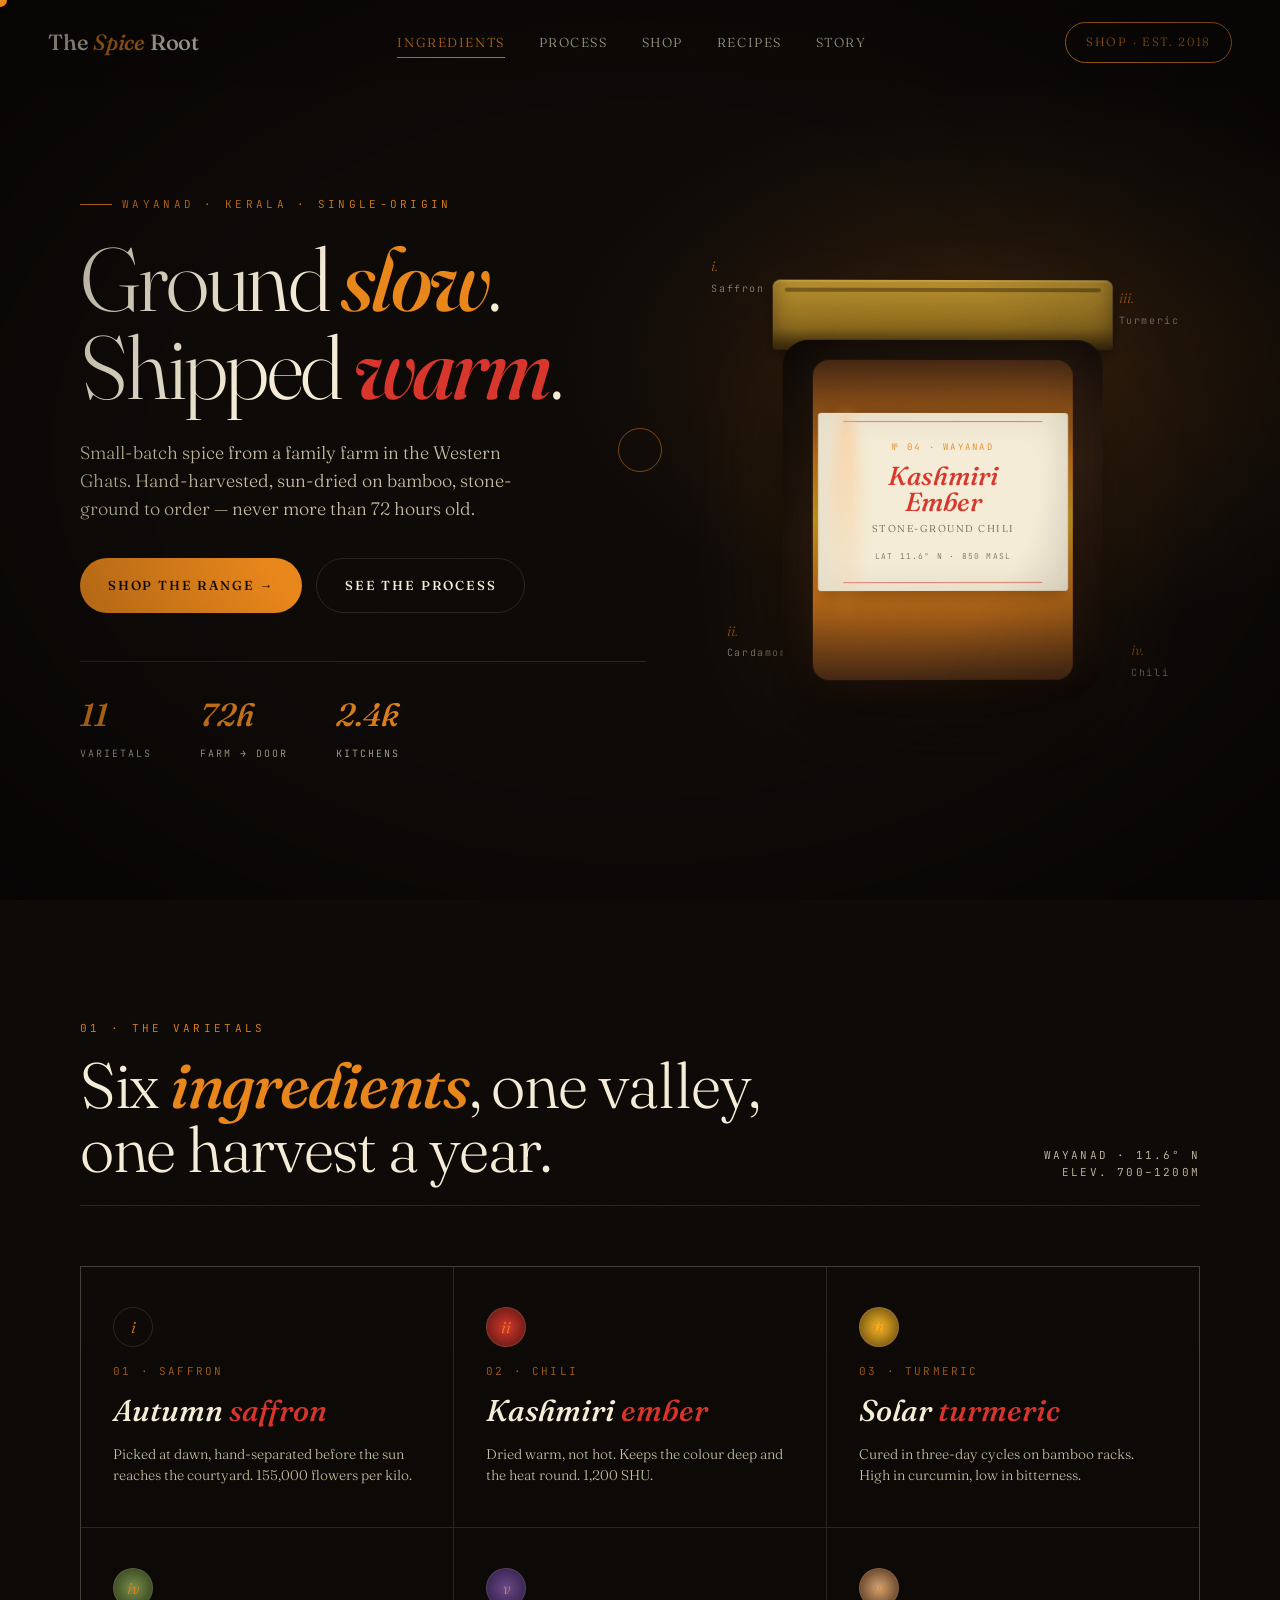
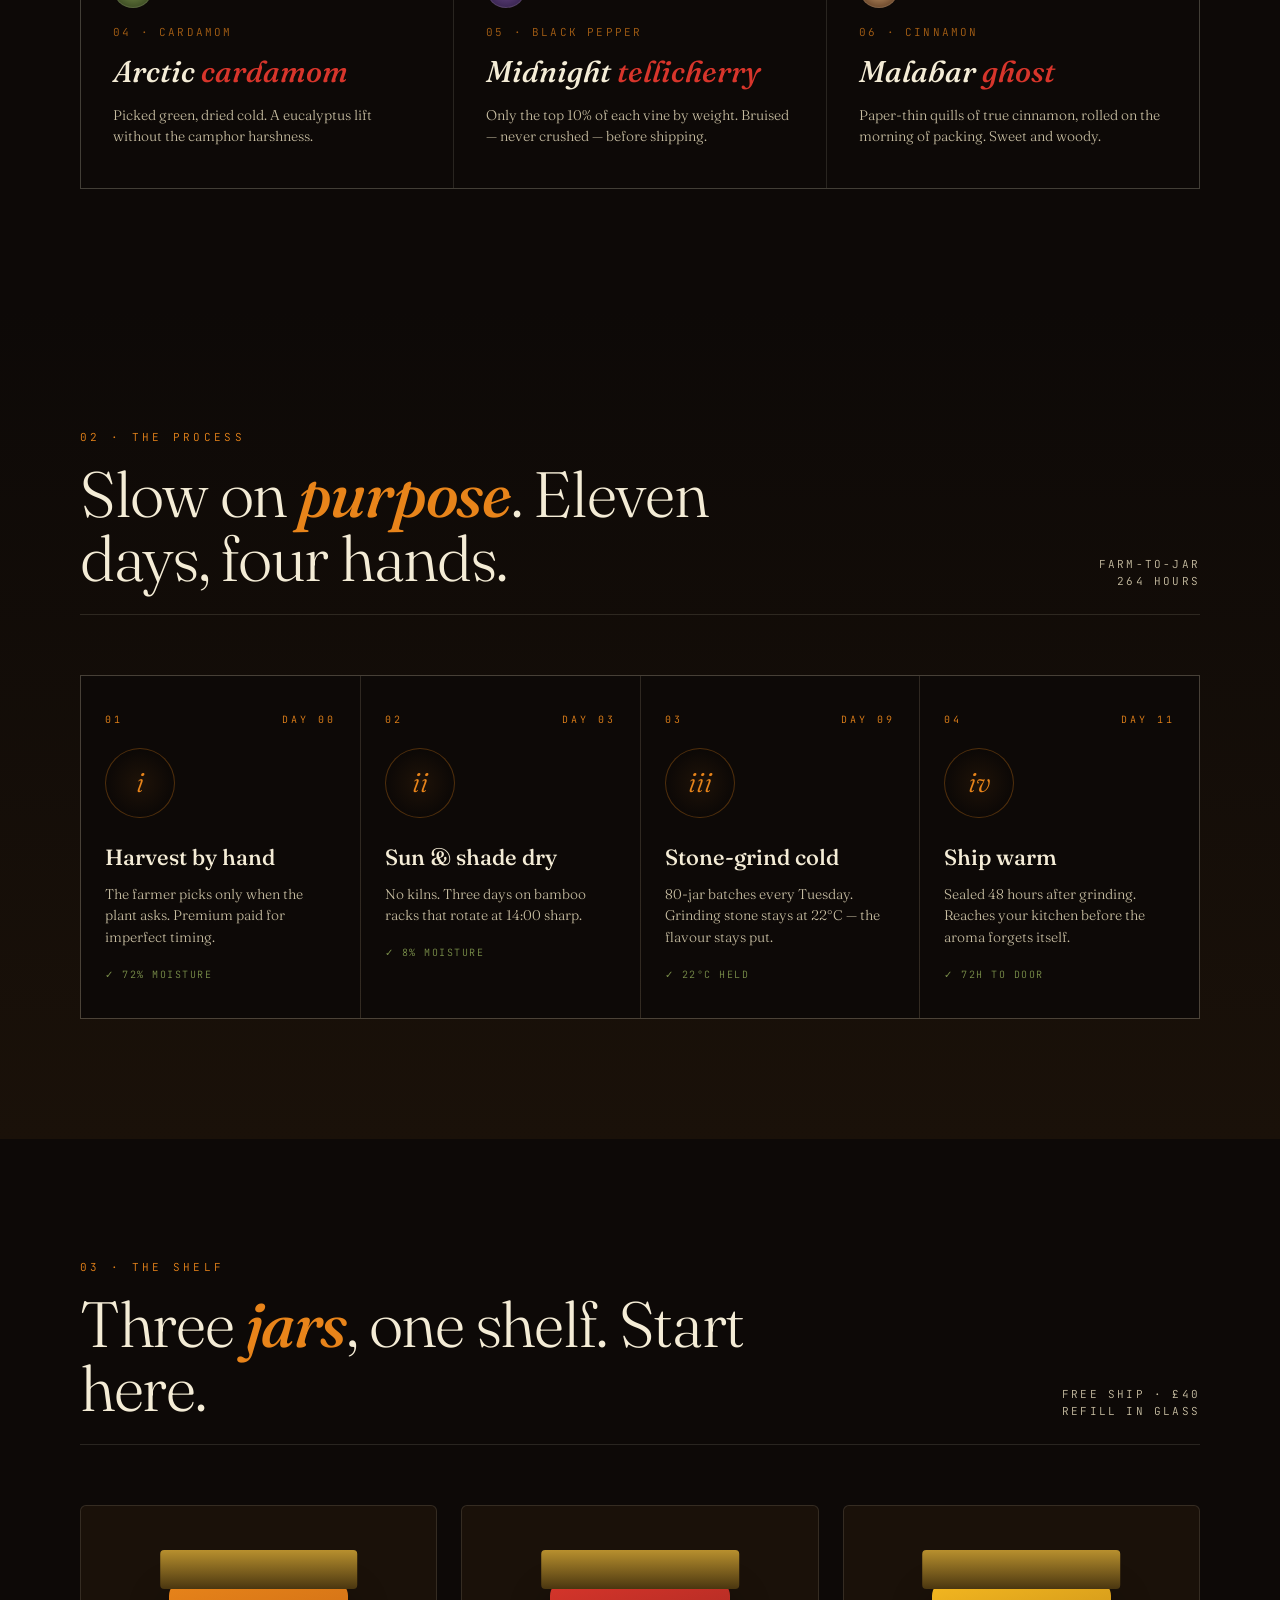
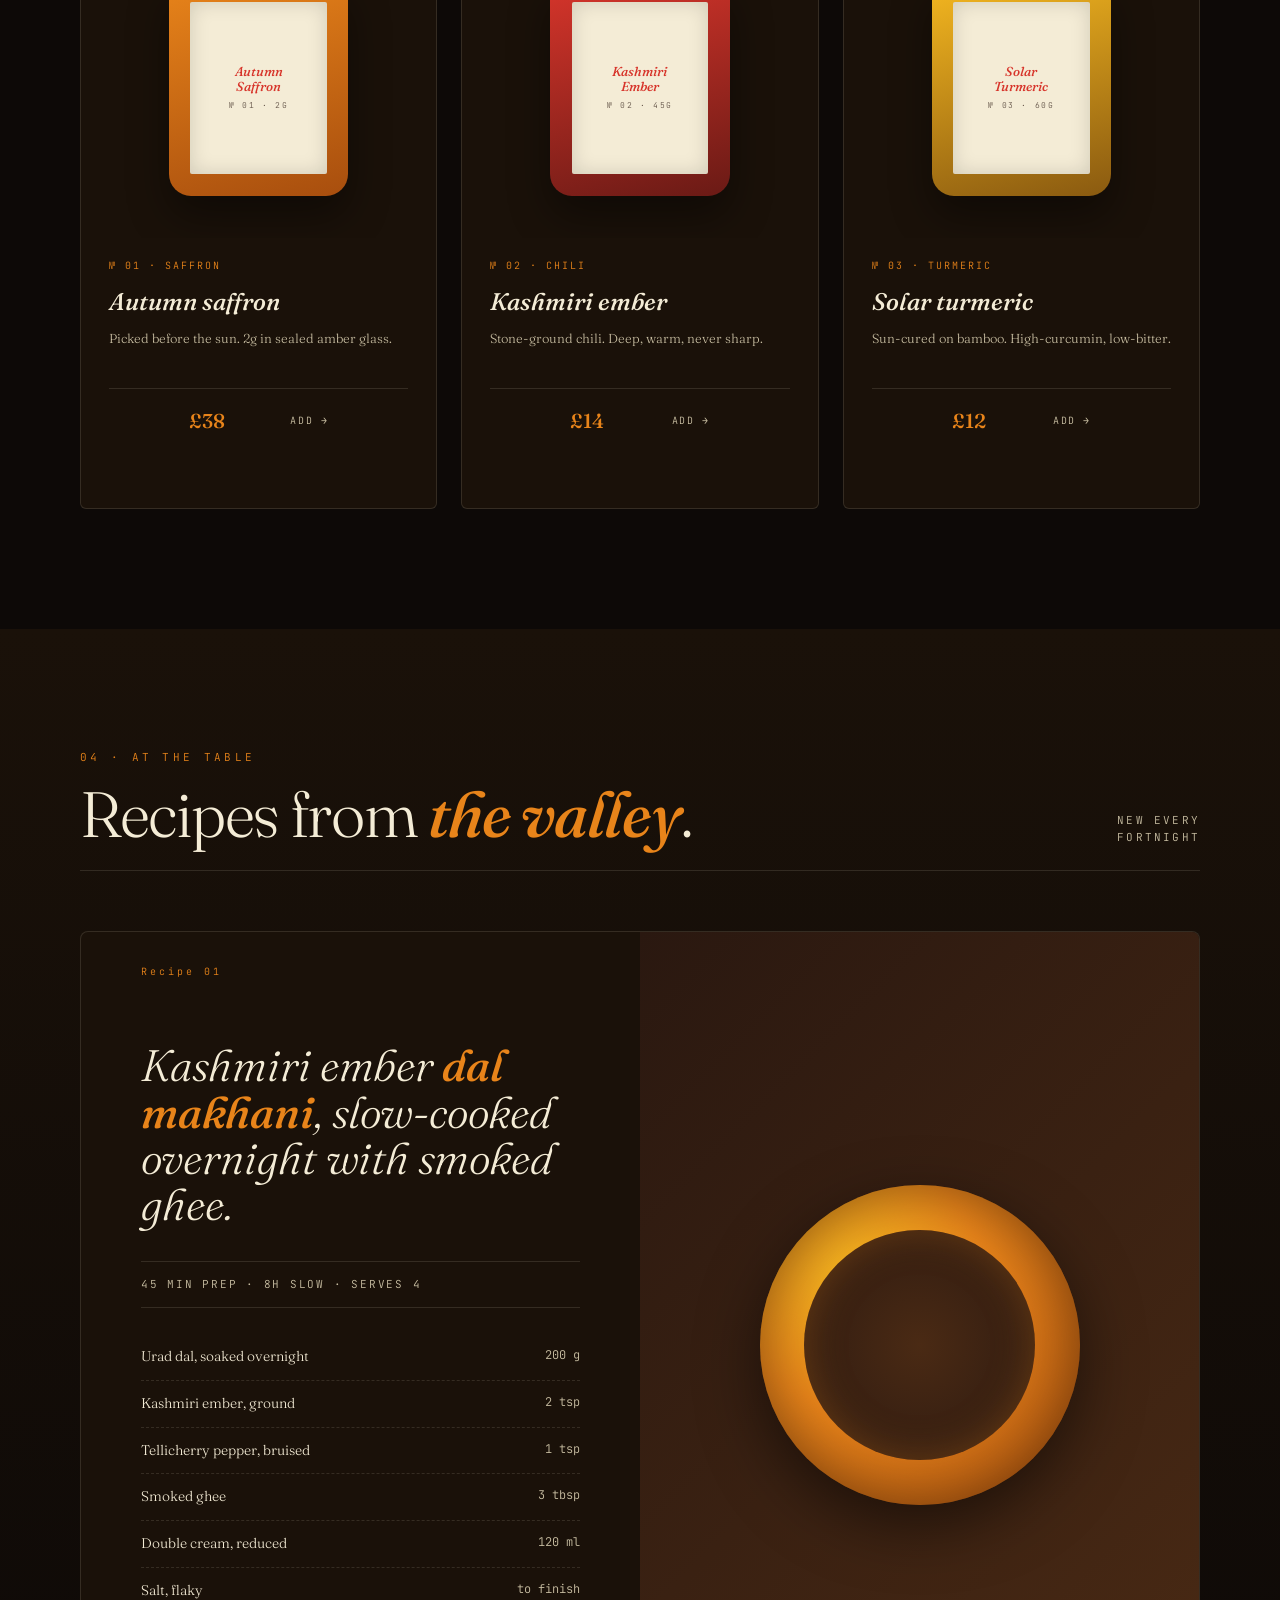
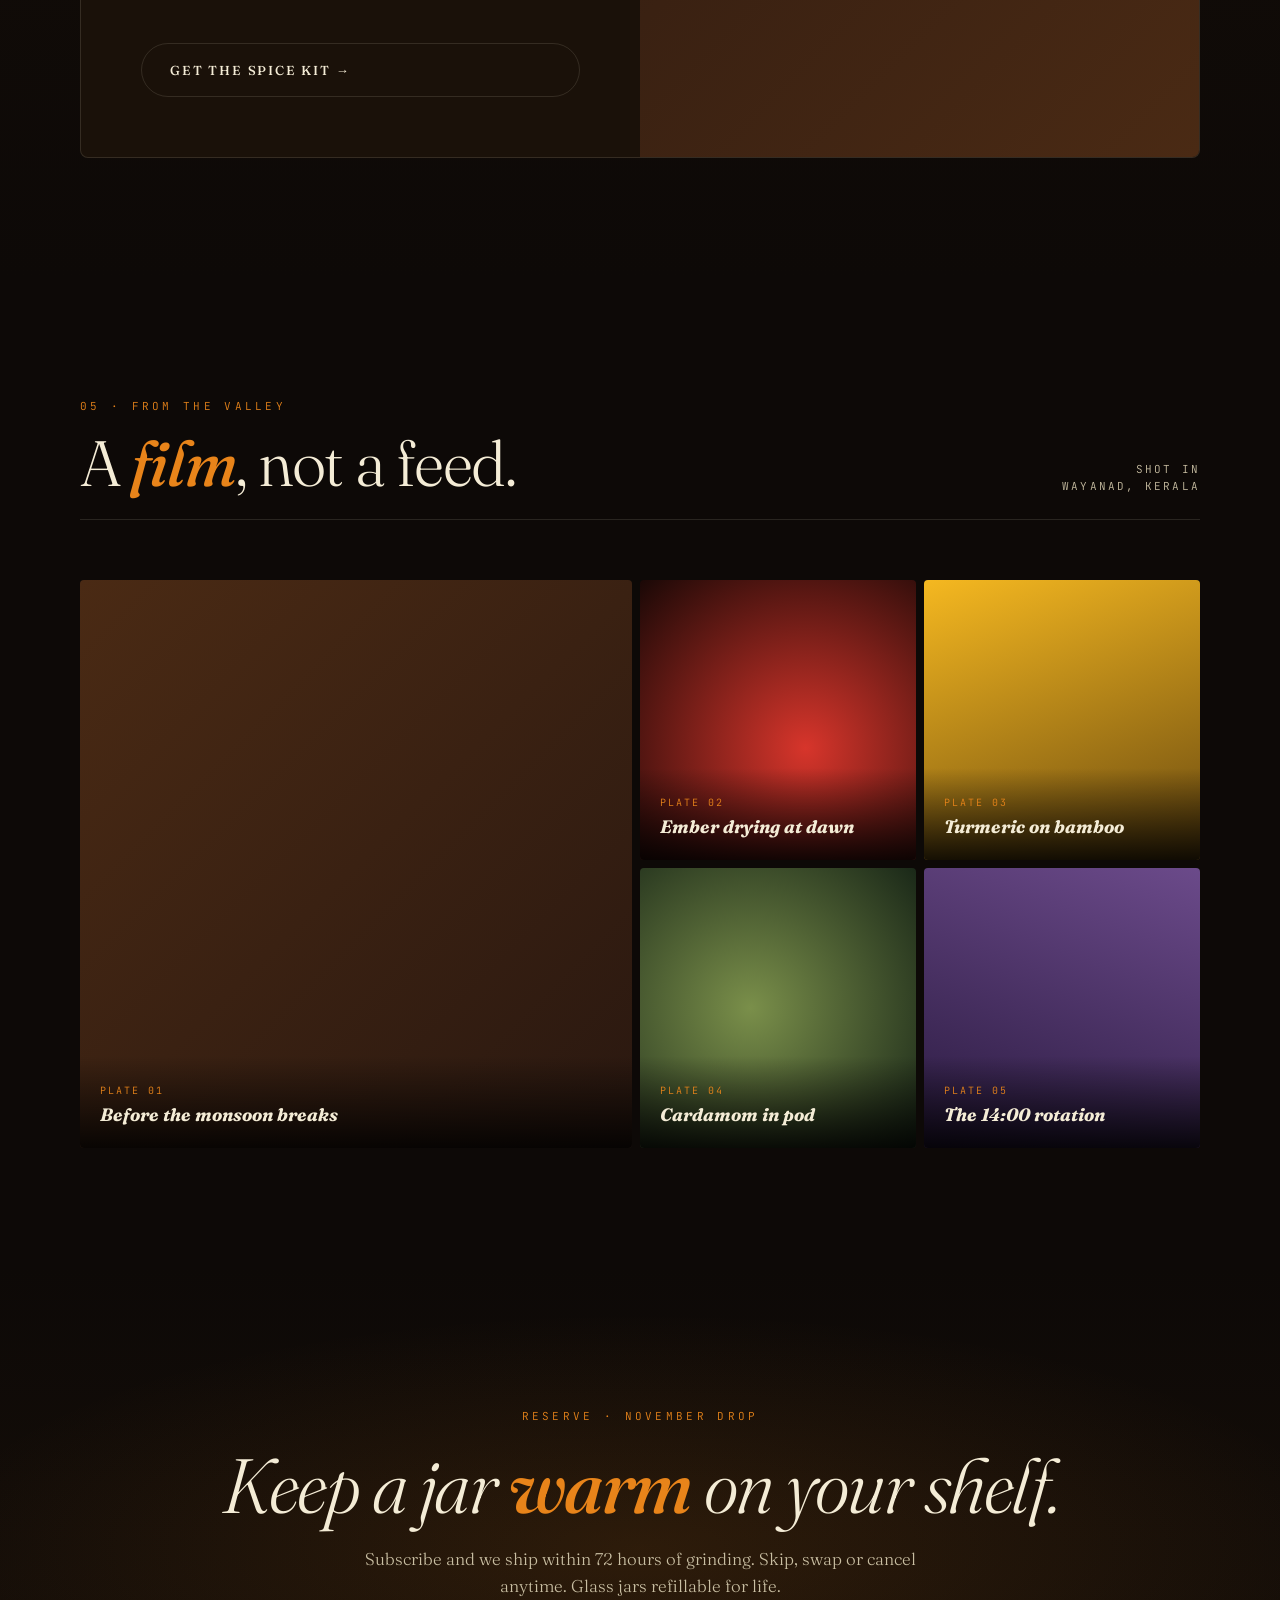
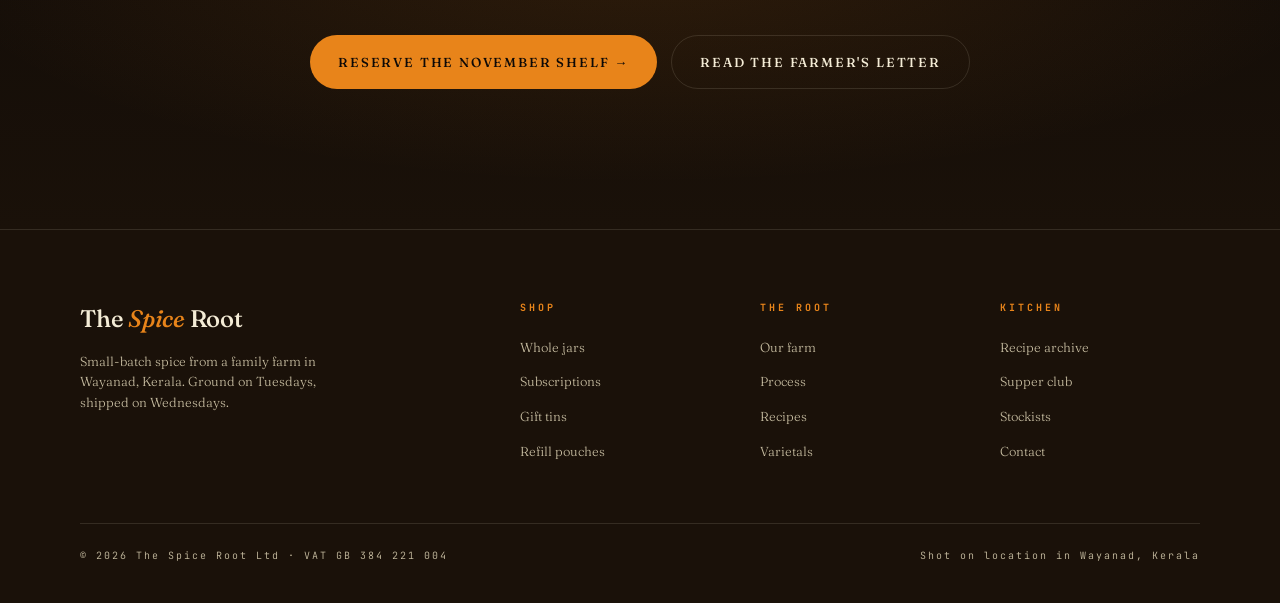
<file: work/spice-root.html>
<!DOCTYPE html>
<html lang="en">
<head>
<meta charset="UTF-8">
<meta name="viewport" content="width=device-width,initial-scale=1">
<title>The Spice Root — Wayanad Single-Origin</title>
<link rel="preconnect" href="https://fonts.googleapis.com">
<link rel="preconnect" href="https://fonts.gstatic.com" crossorigin>
<link href="https://fonts.googleapis.com/css2?family=Fraunces:ital,opsz,wght@0,9..144,300;0,9..144,500;0,9..144,700;1,9..144,500&family=JetBrains+Mono:wght@500&display=swap" rel="stylesheet">
<style>
*,*::before,*::after{margin:0;padding:0;box-sizing:border-box}
:root{
  --bg:#0d0907;--bg2:#1a1109;--paper:#f4ecd6;--paper-dim:#c9bfa3;
  --saffron:#e8841a;--saffron-2:#ffb266;--chili:#d7352b;--turmeric:#f5b820;
  --cardamom:#7a8f4a;--gold:#b8902e;--line:rgba(244,236,214,.12);
  --ease:cubic-bezier(.22,1,.36,1);
}
html{scroll-behavior:smooth}
body{background:var(--bg);color:var(--paper);font-family:'Fraunces',Georgia,serif;font-weight:300;line-height:1.55;overflow-x:hidden;-webkit-font-smoothing:antialiased}
::selection{background:var(--chili);color:var(--paper)}
img{display:block;max-width:100%}
a{color:inherit;text-decoration:none}
button{background:none;border:0;color:inherit;font:inherit}

/* ── Custom cursor (desktop only) ── */
.cur{position:fixed;top:0;left:0;width:14px;height:14px;border-radius:50%;background:var(--saffron);pointer-events:none;z-index:9999;mix-blend-mode:screen;transform:translate(-50%,-50%);transition:width .2s var(--ease),height .2s var(--ease),background .2s var(--ease)}
.cur-r{position:fixed;top:0;left:0;width:44px;height:44px;border-radius:50%;border:1px solid rgba(232,132,26,.5);pointer-events:none;z-index:9998;transform:translate(-50%,-50%);transition:width .25s var(--ease),height .25s var(--ease),border-color .25s var(--ease)}
body.cur-on{cursor:none}
body.cur-on a,body.cur-on button{cursor:none}
.cur.hov{width:44px;height:44px;background:rgba(232,132,26,.25)}
.cur-r.hov{width:14px;height:14px;border-color:var(--saffron)}
@media(hover:none){.cur,.cur-r{display:none}}

/* ── Grain + vignette ── */
.grain{position:fixed;inset:-50%;pointer-events:none;z-index:900;opacity:.09;mix-blend-mode:overlay;background:url("data:image/svg+xml;utf8,<svg xmlns='http://www.w3.org/2000/svg' width='300' height='300'><filter id='n'><feTurbulence type='fractalNoise' baseFrequency='2.5' numOctaves='3' stitchTiles='stitch'/></filter><rect width='300' height='300' filter='url(%23n)' opacity='.9'/></svg>");animation:grain .5s steps(6) infinite}
@keyframes grain{0%{transform:translate(0,0)}25%{transform:translate(-4%,2%)}50%{transform:translate(3%,-3%)}75%{transform:translate(-2%,4%)}100%{transform:translate(3%,1%)}}
.vignette{position:fixed;inset:0;pointer-events:none;z-index:899;background:radial-gradient(ellipse at center,transparent 45%,rgba(0,0,0,.6) 100%);mix-blend-mode:multiply}

/* ── Nav ── */
.nav{position:fixed;top:0;left:0;right:0;z-index:50;padding:22px 48px;display:flex;align-items:center;justify-content:space-between;background:linear-gradient(to bottom,rgba(13,9,7,.7),transparent)}
.brand{font-family:'Fraunces',serif;font-weight:500;font-size:22px;letter-spacing:-.01em}
.brand em{font-style:italic;color:var(--saffron)}
.nav-l{display:flex;gap:34px;align-items:center}
.nav-l a{font-size:13px;letter-spacing:.12em;text-transform:uppercase;color:var(--paper-dim);transition:color .3s var(--ease);position:relative}
.nav-l a:hover,.nav-l a.on{color:var(--saffron)}
.nav-l a.on::after{content:"";position:absolute;left:0;right:0;bottom:-6px;height:1px;background:var(--saffron)}
.nav-btn{border:1px solid var(--saffron);color:var(--saffron);padding:10px 20px;border-radius:99px;font-size:12px;letter-spacing:.14em;text-transform:uppercase;transition:all .3s var(--ease)}
.nav-btn:hover{background:var(--saffron);color:var(--bg)}
@media(max-width:860px){.nav{padding:16px 20px}.nav-l{display:none}}

/* ── Hero ── */
.hero{min-height:100vh;display:grid;grid-template-columns:1.1fr 1fr;gap:40px;align-items:center;padding:140px 80px 80px;position:relative;overflow:hidden}
.hero::before{content:"";position:absolute;inset:0;background:radial-gradient(ellipse 60% 50% at 80% 40%,rgba(232,132,26,.15),transparent 60%);pointer-events:none}
.hero-l{position:relative;z-index:2}
.eyebrow{font-family:'JetBrains Mono',monospace;font-size:11px;letter-spacing:.3em;text-transform:uppercase;color:var(--saffron);margin-bottom:22px;display:flex;align-items:center;gap:10px}
.eyebrow::before{content:"";width:32px;height:1px;background:var(--saffron)}
.hero h1{font-family:'Fraunces',serif;font-weight:300;font-size:clamp(48px,7vw,104px);line-height:.98;letter-spacing:-.03em;margin-bottom:28px}
.hero h1 em{font-style:italic;color:var(--saffron);font-weight:500}
.hero h1 .chili{color:var(--chili);font-style:italic;font-weight:500}
.hero p.lead{font-size:18px;max-width:460px;color:var(--paper-dim);margin-bottom:36px}
.hero-ctas{display:flex;gap:14px;flex-wrap:wrap;margin-bottom:48px}
.btn{display:inline-flex;align-items:center;gap:12px;padding:16px 28px;border-radius:99px;font-size:13px;letter-spacing:.14em;text-transform:uppercase;transition:all .35s var(--ease);font-weight:500}
.btn-p{background:var(--saffron);color:var(--bg)}
.btn-p:hover{background:var(--saffron-2);transform:translateY(-2px);box-shadow:0 12px 40px rgba(232,132,26,.3)}
.btn-g{border:1px solid var(--line);color:var(--paper)}
.btn-g:hover{border-color:var(--saffron);color:var(--saffron)}
.hero-stats{display:flex;gap:48px;border-top:1px solid var(--line);padding-top:28px}
.stat b{display:block;font-family:'Fraunces',serif;font-weight:500;font-size:32px;color:var(--saffron);font-style:italic}
.stat span{font-family:'JetBrains Mono',monospace;font-size:10px;letter-spacing:.2em;text-transform:uppercase;color:var(--paper-dim)}

/* Jar illustration (pure CSS) */
.hero-r{position:relative;height:640px;display:flex;align-items:center;justify-content:center}
.jar-stage{position:relative;width:100%;height:100%;perspective:1200px}
.jar{position:absolute;top:50%;left:50%;width:320px;height:420px;transform:translate(-50%,-50%);transform-style:preserve-3d;transition:transform .1s linear}
.jar-body{position:absolute;inset:60px 0 0;background:linear-gradient(165deg,#1f140c 0%,#3a2414 45%,#1a0d06 100%);border-radius:26px 26px 40px 40px;box-shadow:inset 0 0 80px rgba(0,0,0,.6),inset 30px 0 60px rgba(0,0,0,.4),0 40px 80px rgba(0,0,0,.6),0 0 120px rgba(232,132,26,.15)}
.jar-body::before{content:"";position:absolute;inset:20px 30px;border-radius:16px;background:linear-gradient(180deg,#4a2a14 0%,#e8841a 30%,#f5b820 50%,#e8841a 70%,#4a2a14 100%);opacity:.85}
.jar-body::after{content:"";position:absolute;left:15%;top:20%;bottom:20%;width:30px;border-radius:50%;background:linear-gradient(180deg,rgba(255,178,102,.4),rgba(255,178,102,0));filter:blur(6px)}
.jar-lid{position:absolute;top:0;left:50%;transform:translateX(-50%);width:340px;height:70px;background:linear-gradient(180deg,#b8902e,#8a6a1e 70%,#4a3610);border-radius:8px 8px 4px 4px;box-shadow:0 6px 14px rgba(0,0,0,.5),inset 0 -10px 20px rgba(0,0,0,.4),inset 0 2px 1px rgba(255,220,140,.3)}
.jar-lid::after{content:"";position:absolute;inset:8px 12px auto;height:4px;border-radius:2px;background:rgba(0,0,0,.35)}
.jar-label{position:absolute;top:45%;left:50%;transform:translate(-50%,-50%);width:78%;padding:28px 18px;background:var(--paper);color:#2a1810;text-align:center;border-radius:3px;box-shadow:0 4px 20px rgba(0,0,0,.35),inset 0 0 40px rgba(42,24,16,.1);font-family:'Fraunces',serif}
.jar-label::before,.jar-label::after{content:"";position:absolute;left:50%;transform:translateX(-50%);width:80%;height:1px;background:var(--chili);opacity:.6}
.jar-label::before{top:8px}
.jar-label::after{bottom:8px}
.jar-label .tag{font-family:'JetBrains Mono',monospace;font-size:9px;letter-spacing:.25em;color:var(--saffron);margin-bottom:8px}
.jar-label .name{font-style:italic;font-size:26px;line-height:1;color:var(--chili);font-weight:500}
.jar-label .sub{font-size:10px;letter-spacing:.15em;text-transform:uppercase;color:#2a1810;margin-top:6px;opacity:.7}
.jar-label .orig{font-family:'JetBrains Mono',monospace;font-size:8px;margin-top:14px;color:#2a1810;opacity:.6;letter-spacing:.15em}
.particle{position:absolute;width:3px;height:3px;border-radius:50%;background:var(--saffron-2);box-shadow:0 0 12px var(--saffron);opacity:0;pointer-events:none}
.swatch{position:absolute;font-family:'JetBrains Mono',monospace;font-size:10px;letter-spacing:.16em;color:var(--paper-dim);opacity:.65}
.swatch span{display:block;font-family:'Fraunces',serif;font-style:italic;color:var(--saffron);font-size:14px;letter-spacing:0;margin-bottom:3px}
.sw-1{top:15%;left:5%}.sw-2{top:72%;left:8%}.sw-3{top:20%;right:4%}.sw-4{top:75%;right:6%}

@media(max-width:980px){
  .hero{grid-template-columns:1fr;padding:120px 24px 60px;text-align:center}
  .eyebrow{justify-content:center}
  .hero-ctas,.hero-stats{justify-content:center}
  .hero-r{height:480px;order:-1}
  .jar{width:240px;height:320px}
  .jar-lid{width:258px;height:54px}
  .swatch{display:none}
}

/* ── Section scaffolding ── */
section{position:relative;padding:120px 80px}
@media(max-width:860px){section{padding:80px 24px}}
.sec-head{display:flex;justify-content:space-between;align-items:flex-end;gap:40px;margin-bottom:60px;border-bottom:1px solid var(--line);padding-bottom:24px;flex-wrap:wrap}
.sec-eye{font-family:'JetBrains Mono',monospace;font-size:11px;letter-spacing:.3em;text-transform:uppercase;color:var(--saffron);margin-bottom:16px}
.sec-head h2{font-family:'Fraunces',serif;font-weight:300;font-size:clamp(36px,5vw,64px);line-height:1;letter-spacing:-.02em;max-width:720px}
.sec-head h2 em{font-style:italic;color:var(--saffron);font-weight:500}
.sec-head .meta{font-family:'JetBrains Mono',monospace;font-size:11px;letter-spacing:.2em;text-transform:uppercase;color:var(--paper-dim);text-align:right}

/* ── Story / ingredients grid ── */
.ings{display:grid;grid-template-columns:repeat(3,1fr);gap:1px;background:var(--line);border:1px solid var(--line)}
.ing{padding:40px 32px;background:var(--bg);display:flex;flex-direction:column;gap:16px;min-height:260px;transition:background .4s var(--ease),transform .4s var(--ease);cursor:pointer}
.ing:hover{background:var(--bg2);transform:translateY(-4px)}
.ing .n{font-family:'JetBrains Mono',monospace;font-size:11px;letter-spacing:.2em;color:var(--saffron);opacity:.7}
.ing h4{font-family:'Fraunces',serif;font-weight:500;font-style:italic;font-size:30px;line-height:1;color:var(--paper)}
.ing h4 em{color:var(--chili)}
.ing p{font-size:14px;color:var(--paper-dim);margin-top:auto}
.ing .dot{width:40px;height:40px;border-radius:50%;border:1px solid var(--line);display:flex;align-items:center;justify-content:center;font-family:'Fraunces',serif;font-style:italic;color:var(--saffron)}
.ing:nth-child(1) .dot{background:radial-gradient(circle,var(--saffron),var(--clove))}
.ing:nth-child(2) .dot{background:radial-gradient(circle,var(--chili),#4a1510)}
.ing:nth-child(3) .dot{background:radial-gradient(circle,var(--turmeric),#5a3c10)}
.ing:nth-child(4) .dot{background:radial-gradient(circle,var(--cardamom),#2a3818)}
.ing:nth-child(5) .dot{background:radial-gradient(circle,#6b4a8a,#2a1a40)}
.ing:nth-child(6) .dot{background:radial-gradient(circle,#d4a574,#4a2a14)}
@media(max-width:860px){.ings{grid-template-columns:1fr}}

/* ── Process timeline ── */
.process{background:linear-gradient(180deg,var(--bg),var(--bg2))}
.steps{display:grid;grid-template-columns:repeat(4,1fr);gap:1px;background:var(--line);border:1px solid var(--line)}
.step{background:var(--bg);padding:36px 24px;position:relative}
.step .num{font-family:'JetBrains Mono',monospace;font-size:10px;letter-spacing:.3em;color:var(--saffron);margin-bottom:20px;display:flex;justify-content:space-between}
.step .ic{width:70px;height:70px;border-radius:50%;border:1px solid rgba(232,132,26,.3);display:flex;align-items:center;justify-content:center;font-family:'Fraunces',serif;font-style:italic;font-size:28px;color:var(--saffron);margin-bottom:22px;background:radial-gradient(circle,rgba(232,132,26,.08),transparent 70%)}
.step h4{font-family:'Fraunces',serif;font-weight:500;font-size:22px;margin-bottom:10px}
.step p{font-size:14px;color:var(--paper-dim);margin-bottom:18px}
.step .ok{font-family:'JetBrains Mono',monospace;font-size:10px;letter-spacing:.15em;color:var(--cardamom)}
@media(max-width:860px){.steps{grid-template-columns:1fr}}

/* ── Products ── */
.prods{display:grid;grid-template-columns:repeat(3,1fr);gap:24px}
.prod{background:var(--bg2);border:1px solid var(--line);border-radius:6px;padding:32px 28px;transition:all .4s var(--ease);cursor:pointer;position:relative;overflow:hidden}
.prod:hover{border-color:var(--saffron);transform:translateY(-6px);box-shadow:0 24px 60px rgba(0,0,0,.5)}
.prod::before{content:"";position:absolute;inset:0;background:radial-gradient(circle at 50% 0%,rgba(232,132,26,.15),transparent 60%);opacity:0;transition:opacity .4s var(--ease);pointer-events:none}
.prod:hover::before{opacity:1}
.prod .pic{aspect-ratio:1;margin-bottom:20px;border-radius:4px;position:relative;overflow:hidden;display:flex;align-items:center;justify-content:center}
.prod .pic .mj{width:60%;height:72%;border-radius:16px 16px 22px 22px;position:relative;box-shadow:0 20px 40px rgba(0,0,0,.4)}
.prod .pic .mj::before{content:"";position:absolute;top:-14%;left:50%;transform:translateX(-50%);width:110%;height:18%;background:linear-gradient(180deg,var(--gold),#4a3610);border-radius:4px}
.prod .pic .mj::after{content:"";position:absolute;inset:10% 12%;background:var(--paper);border-radius:2px;box-shadow:inset 0 0 20px rgba(0,0,0,.15)}
.prod .pic .mj .lbl{position:absolute;inset:10% 12%;z-index:2;display:flex;flex-direction:column;align-items:center;justify-content:center;color:#2a1810;font-family:'Fraunces',serif;font-style:italic;padding:10px;text-align:center}
.prod .pic .mj .lbl b{font-size:13px;font-weight:500;line-height:1.1;color:var(--chili)}
.prod .pic .mj .lbl i{font-family:'JetBrains Mono',monospace;font-style:normal;font-size:8px;letter-spacing:.2em;margin-top:6px;opacity:.7}
.prod.a .mj{background:linear-gradient(165deg,#e8841a,#a84e0e)}
.prod.b .mj{background:linear-gradient(165deg,#d7352b,#6a1a15)}
.prod.c .mj{background:linear-gradient(165deg,#f5b820,#8a5a10)}
.prod .tag{font-family:'JetBrains Mono',monospace;font-size:10px;letter-spacing:.2em;color:var(--saffron);margin-bottom:10px}
.prod h4{font-family:'Fraunces',serif;font-weight:500;font-style:italic;font-size:24px;margin-bottom:8px}
.prod p{font-size:13px;color:var(--paper-dim);margin-bottom:20px;min-height:40px}
.prod .foot{display:flex;justify-content:space-between;align-items:center;padding-top:16px;border-top:1px solid var(--line)}
.prod .foot b{font-family:'Fraunces',serif;font-weight:500;color:var(--saffron);font-size:20px}
.prod .foot .add{font-family:'JetBrains Mono',monospace;font-size:10px;letter-spacing:.16em;color:var(--paper-dim);transition:color .3s var(--ease)}
.prod:hover .foot .add{color:var(--saffron)}
@media(max-width:860px){.prods{grid-template-columns:1fr}}

/* ── Recipe feature ── */
.recipe{background:linear-gradient(180deg,var(--bg2),var(--bg))}
.recipe-card{display:grid;grid-template-columns:1fr 1fr;gap:0;border:1px solid var(--line);border-radius:8px;overflow:hidden;background:var(--bg2)}
.rec-l{padding:60px;display:flex;flex-direction:column;justify-content:center;position:relative}
.rec-l::before{content:"Recipe 01";position:absolute;top:32px;left:60px;font-family:'JetBrains Mono',monospace;font-size:10px;letter-spacing:.3em;color:var(--saffron)}
.rec-l h3{font-family:'Fraunces',serif;font-weight:300;font-size:44px;line-height:1.05;font-style:italic;margin:50px 0 16px;color:var(--paper)}
.rec-l h3 em{color:var(--saffron);font-weight:500}
.rec-l .meta{display:flex;gap:28px;margin:18px 0 26px;font-family:'JetBrains Mono',monospace;font-size:11px;letter-spacing:.16em;text-transform:uppercase;color:var(--paper-dim);border-top:1px solid var(--line);border-bottom:1px solid var(--line);padding:14px 0}
.rec-l ul{list-style:none;padding:0;margin:0 0 30px}
.rec-l li{padding:12px 0;border-bottom:1px dashed var(--line);display:flex;justify-content:space-between;font-size:14px}
.rec-l li:last-child{border-bottom:0}
.rec-l li span{color:var(--paper-dim);font-family:'JetBrains Mono',monospace;font-size:12px}
.rec-r{background:linear-gradient(135deg,#2a1810,#4a2a14);position:relative;min-height:400px;display:flex;align-items:center;justify-content:center;padding:60px}
.plate{position:relative;width:320px;height:320px;border-radius:50%;background:radial-gradient(circle at 30% 30%,#f5b820 0%,#e8841a 40%,#a84e0e 100%);box-shadow:inset 0 0 60px rgba(0,0,0,.4),0 20px 60px rgba(0,0,0,.5)}
.plate::after{content:"";position:absolute;inset:14%;border-radius:50%;background:radial-gradient(circle,#4a2a14 0%,#2a1810 100%);box-shadow:inset 0 0 40px rgba(232,132,26,.3)}
.plate .sp{position:absolute;top:35%;left:35%;right:35%;bottom:35%;border-radius:50%;background:radial-gradient(circle,var(--saffron),transparent 70%);filter:blur(20px)}
.dot-mark{position:absolute;width:6px;height:6px;border-radius:50%}
.plate .d1{top:32%;left:36%;background:var(--chili)}
.plate .d2{top:60%;left:55%;background:var(--turmeric)}
.plate .d3{top:45%;left:60%;background:var(--cardamom)}
@media(max-width:860px){.recipe-card{grid-template-columns:1fr}.rec-l{padding:40px 28px}.rec-l::before{left:28px;top:20px}.rec-r{min-height:300px;padding:30px}.plate{width:220px;height:220px}}

/* ── Gallery ── */
.gal{display:grid;grid-template-columns:2fr 1fr 1fr;grid-template-rows:repeat(2,280px);gap:8px}
.gal-item{border-radius:4px;position:relative;overflow:hidden;cursor:pointer;transition:transform .5s var(--ease)}
.gal-item:hover{transform:scale(.98)}
.gal-item:nth-child(1){grid-row:span 2}
.gal-item .ov{position:absolute;left:0;right:0;bottom:0;padding:20px;background:linear-gradient(to top,rgba(0,0,0,.85),transparent);z-index:2}
.gal-item .ov b{font-family:'Fraunces',serif;font-style:italic;font-size:18px;display:block;color:var(--paper)}
.gal-item .ov span{font-family:'JetBrains Mono',monospace;font-size:10px;letter-spacing:.2em;color:var(--saffron)}
.gal-item::before{content:"";position:absolute;inset:0;background-size:cover;background-position:center;transition:transform .8s var(--ease)}
.gal-item:hover::before{transform:scale(1.06)}
.gi-1::before{background:linear-gradient(135deg,#4a2a14,#2a1810),radial-gradient(circle at 30% 40%,var(--saffron),transparent 50%)}
.gi-2::before{background:radial-gradient(circle at 60% 60%,var(--chili),#1a0806)}
.gi-3::before{background:linear-gradient(160deg,var(--turmeric),#6a4a10)}
.gi-4::before{background:radial-gradient(circle at 40% 50%,var(--cardamom),#1a2818)}
.gi-5::before{background:linear-gradient(200deg,#6b4a8a,#2a1a40)}
@media(max-width:860px){.gal{grid-template-columns:1fr;grid-template-rows:auto}.gal-item:nth-child(1){grid-row:auto}.gal-item{height:200px}}

/* ── CTA ── */
.cta{text-align:center;padding:140px 80px;background:
  radial-gradient(ellipse 80% 60% at 50% 50%,rgba(232,132,26,.12),transparent 70%),
  linear-gradient(180deg,var(--bg),var(--bg2))}
.cta h2{font-family:'Fraunces',serif;font-weight:300;font-style:italic;font-size:clamp(44px,6vw,80px);line-height:1;letter-spacing:-.02em;max-width:900px;margin:0 auto 22px}
.cta h2 em{font-style:italic;color:var(--saffron);font-weight:500}
.cta p{font-size:17px;color:var(--paper-dim);max-width:560px;margin:0 auto 36px}
.cta .btns{display:flex;gap:14px;justify-content:center;flex-wrap:wrap}

/* ── Footer ── */
.foot{background:var(--bg2);padding:70px 80px 40px;border-top:1px solid var(--line)}
.foot-grid{display:grid;grid-template-columns:2fr repeat(3,1fr);gap:40px;margin-bottom:50px}
.foot-brand .brand{font-size:24px;margin-bottom:14px;display:block}
.foot-brand p{font-size:13px;color:var(--paper-dim);max-width:280px}
.foot-col h5{font-family:'JetBrains Mono',monospace;font-size:10px;letter-spacing:.3em;text-transform:uppercase;color:var(--saffron);margin-bottom:18px}
.foot-col ul{list-style:none}
.foot-col li{margin-bottom:10px}
.foot-col a{font-size:13px;color:var(--paper-dim);transition:color .3s var(--ease)}
.foot-col a:hover{color:var(--saffron)}
.foot-btm{border-top:1px solid var(--line);padding-top:24px;display:flex;justify-content:space-between;font-family:'JetBrains Mono',monospace;font-size:10px;letter-spacing:.2em;color:var(--paper-dim);flex-wrap:wrap;gap:12px}
@media(max-width:860px){.foot{padding:50px 24px 30px}.foot-grid{grid-template-columns:1fr 1fr;gap:30px}}
</style>
</head>
<body>

<div class="grain"></div>
<div class="vignette"></div>
<div class="cur" id="cur"></div>
<div class="cur-r" id="curR"></div>

<nav class="nav">
  <div class="brand">The <em>Spice</em> Root</div>
  <div class="nav-l">
    <a href="#ingredients" class="on">Ingredients</a>
    <a href="#process">Process</a>
    <a href="#shop">Shop</a>
    <a href="#recipe">Recipes</a>
    <a href="#story">Story</a>
  </div>
  <button class="nav-btn" data-scroll="#shop">Shop · Est. 2018</button>
</nav>

<!-- Hero -->
<section class="hero" id="home">
  <div class="hero-l">
    <div class="eyebrow">Wayanad · Kerala · Single-Origin</div>
    <h1>Ground <em>slow</em>.<br>Shipped <span class="chili">warm</span>.</h1>
    <p class="lead">Small-batch spice from a family farm in the Western Ghats. Hand-harvested, sun-dried on bamboo, stone-ground to order — never more than 72 hours old.</p>
    <div class="hero-ctas">
      <button class="btn btn-p" data-scroll="#shop">Shop the range →</button>
      <button class="btn btn-g" data-scroll="#process">See the process</button>
    </div>
    <div class="hero-stats">
      <div class="stat"><b>11</b><span>Varietals</span></div>
      <div class="stat"><b>72h</b><span>Farm → door</span></div>
      <div class="stat"><b>2.4k</b><span>Kitchens</span></div>
    </div>
  </div>
  <div class="hero-r">
    <div class="jar-stage">
      <div class="swatch sw-1"><span>i.</span>Saffron</div>
      <div class="swatch sw-2"><span>ii.</span>Cardamom</div>
      <div class="swatch sw-3"><span>iii.</span>Turmeric</div>
      <div class="swatch sw-4"><span>iv.</span>Chili</div>
      <div class="jar" id="jar">
        <div class="jar-lid"></div>
        <div class="jar-body">
          <div class="jar-label">
            <div class="tag">№ 04 · WAYANAD</div>
            <div class="name">Kashmiri<br>Ember</div>
            <div class="sub">Stone-ground chili</div>
            <div class="orig">LAT 11.6° N · 850 MASL</div>
          </div>
        </div>
      </div>
      <div class="particle" style="top:20%;left:30%"></div>
      <div class="particle" style="top:40%;left:70%"></div>
      <div class="particle" style="top:70%;left:25%"></div>
      <div class="particle" style="top:60%;left:65%"></div>
    </div>
  </div>
</section>

<!-- Ingredients -->
<section id="ingredients">
  <div class="sec-head">
    <div>
      <div class="sec-eye">01 · The Varietals</div>
      <h2>Six <em>ingredients</em>, one valley, one harvest a year.</h2>
    </div>
    <div class="meta">Wayanad · 11.6° N<br>Elev. 700–1200m</div>
  </div>
  <div class="ings">
    <div class="ing">
      <div class="dot">i</div>
      <div class="n">01 · SAFFRON</div>
      <h4>Autumn <em>saffron</em></h4>
      <p>Picked at dawn, hand-separated before the sun reaches the courtyard. 155,000 flowers per kilo.</p>
    </div>
    <div class="ing">
      <div class="dot">ii</div>
      <div class="n">02 · CHILI</div>
      <h4>Kashmiri <em>ember</em></h4>
      <p>Dried warm, not hot. Keeps the colour deep and the heat round. 1,200 SHU.</p>
    </div>
    <div class="ing">
      <div class="dot">iii</div>
      <div class="n">03 · TURMERIC</div>
      <h4>Solar <em>turmeric</em></h4>
      <p>Cured in three-day cycles on bamboo racks. High in curcumin, low in bitterness.</p>
    </div>
    <div class="ing">
      <div class="dot">iv</div>
      <div class="n">04 · CARDAMOM</div>
      <h4>Arctic <em>cardamom</em></h4>
      <p>Picked green, dried cold. A eucalyptus lift without the camphor harshness.</p>
    </div>
    <div class="ing">
      <div class="dot">v</div>
      <div class="n">05 · BLACK PEPPER</div>
      <h4>Midnight <em>tellicherry</em></h4>
      <p>Only the top 10% of each vine by weight. Bruised — never crushed — before shipping.</p>
    </div>
    <div class="ing">
      <div class="dot">vi</div>
      <div class="n">06 · CINNAMON</div>
      <h4>Malabar <em>ghost</em></h4>
      <p>Paper-thin quills of true cinnamon, rolled on the morning of packing. Sweet and woody.</p>
    </div>
  </div>
</section>

<!-- Process -->
<section class="process" id="process">
  <div class="sec-head">
    <div>
      <div class="sec-eye">02 · The Process</div>
      <h2>Slow on <em>purpose</em>. Eleven days, four hands.</h2>
    </div>
    <div class="meta">Farm-to-jar<br>264 hours</div>
  </div>
  <div class="steps">
    <div class="step">
      <div class="num"><span>01</span><span>DAY 00</span></div>
      <div class="ic">i</div>
      <h4>Harvest by hand</h4>
      <p>The farmer picks only when the plant asks. Premium paid for imperfect timing.</p>
      <div class="ok">✓ 72% MOISTURE</div>
    </div>
    <div class="step">
      <div class="num"><span>02</span><span>DAY 03</span></div>
      <div class="ic">ii</div>
      <h4>Sun &amp; shade dry</h4>
      <p>No kilns. Three days on bamboo racks that rotate at 14:00 sharp.</p>
      <div class="ok">✓ 8% MOISTURE</div>
    </div>
    <div class="step">
      <div class="num"><span>03</span><span>DAY 09</span></div>
      <div class="ic">iii</div>
      <h4>Stone-grind cold</h4>
      <p>80-jar batches every Tuesday. Grinding stone stays at 22°C — the flavour stays put.</p>
      <div class="ok">✓ 22°C HELD</div>
    </div>
    <div class="step">
      <div class="num"><span>04</span><span>DAY 11</span></div>
      <div class="ic">iv</div>
      <h4>Ship warm</h4>
      <p>Sealed 48 hours after grinding. Reaches your kitchen before the aroma forgets itself.</p>
      <div class="ok">✓ 72H TO DOOR</div>
    </div>
  </div>
</section>

<!-- Shop -->
<section id="shop">
  <div class="sec-head">
    <div>
      <div class="sec-eye">03 · The Shelf</div>
      <h2>Three <em>jars</em>, one shelf. Start here.</h2>
    </div>
    <div class="meta">Free ship · £40<br>Refill in glass</div>
  </div>
  <div class="prods">
    <div class="prod a" data-scroll="#cta">
      <div class="pic"><div class="mj"><div class="lbl"><b>Autumn<br>Saffron</b><i>№ 01 · 2G</i></div></div></div>
      <div class="tag">№ 01 · SAFFRON</div>
      <h4>Autumn saffron</h4>
      <p>Picked before the sun. 2g in sealed amber glass.</p>
      <div class="foot"><b>£38</b><span class="add">ADD →</span></div>
    </div>
    <div class="prod b" data-scroll="#cta">
      <div class="pic"><div class="mj"><div class="lbl"><b>Kashmiri<br>Ember</b><i>№ 02 · 45G</i></div></div></div>
      <div class="tag">№ 02 · CHILI</div>
      <h4>Kashmiri ember</h4>
      <p>Stone-ground chili. Deep, warm, never sharp.</p>
      <div class="foot"><b>£14</b><span class="add">ADD →</span></div>
    </div>
    <div class="prod c" data-scroll="#cta">
      <div class="pic"><div class="mj"><div class="lbl"><b>Solar<br>Turmeric</b><i>№ 03 · 60G</i></div></div></div>
      <div class="tag">№ 03 · TURMERIC</div>
      <h4>Solar turmeric</h4>
      <p>Sun-cured on bamboo. High-curcumin, low-bitter.</p>
      <div class="foot"><b>£12</b><span class="add">ADD →</span></div>
    </div>
  </div>
</section>

<!-- Recipe -->
<section class="recipe" id="recipe">
  <div class="sec-head">
    <div>
      <div class="sec-eye">04 · At The Table</div>
      <h2>Recipes from <em>the valley</em>.</h2>
    </div>
    <div class="meta">New every<br>fortnight</div>
  </div>
  <div class="recipe-card">
    <div class="rec-l">
      <h3>Kashmiri ember <em>dal makhani</em>, slow-cooked overnight with smoked ghee.</h3>
      <div class="meta">45 MIN PREP · 8H SLOW · SERVES 4</div>
      <ul>
        <li>Urad dal, soaked overnight <span>200 g</span></li>
        <li>Kashmiri ember, ground <span>2 tsp</span></li>
        <li>Tellicherry pepper, bruised <span>1 tsp</span></li>
        <li>Smoked ghee <span>3 tbsp</span></li>
        <li>Double cream, reduced <span>120 ml</span></li>
        <li>Salt, flaky <span>to finish</span></li>
      </ul>
      <button class="btn btn-g" data-scroll="#shop">Get the spice kit →</button>
    </div>
    <div class="rec-r">
      <div class="plate">
        <div class="sp"></div>
        <div class="dot-mark d1"></div>
        <div class="dot-mark d2"></div>
        <div class="dot-mark d3"></div>
      </div>
    </div>
  </div>
</section>

<!-- Gallery / Story -->
<section id="story">
  <div class="sec-head">
    <div>
      <div class="sec-eye">05 · From The Valley</div>
      <h2>A <em>film</em>, not a feed.</h2>
    </div>
    <div class="meta">Shot in<br>Wayanad, Kerala</div>
  </div>
  <div class="gal">
    <div class="gal-item gi-1"><div class="ov"><span>PLATE 01</span><b>Before the monsoon breaks</b></div></div>
    <div class="gal-item gi-2"><div class="ov"><span>PLATE 02</span><b>Ember drying at dawn</b></div></div>
    <div class="gal-item gi-3"><div class="ov"><span>PLATE 03</span><b>Turmeric on bamboo</b></div></div>
    <div class="gal-item gi-4"><div class="ov"><span>PLATE 04</span><b>Cardamom in pod</b></div></div>
    <div class="gal-item gi-5"><div class="ov"><span>PLATE 05</span><b>The 14:00 rotation</b></div></div>
  </div>
</section>

<!-- CTA -->
<section class="cta" id="cta">
  <div class="sec-eye" style="margin-bottom:22px">Reserve · November drop</div>
  <h2>Keep a jar <em>warm</em> on your shelf.</h2>
  <p>Subscribe and we ship within 72 hours of grinding. Skip, swap or cancel anytime. Glass jars refillable for life.</p>
  <div class="btns">
    <button class="btn btn-p" id="reserveBtn"><span id="reserveTxt">Reserve the November shelf →</span></button>
    <button class="btn btn-g" data-scroll="#story">Read the farmer's letter</button>
  </div>
</section>

<!-- Footer -->
<footer class="foot">
  <div class="foot-grid">
    <div class="foot-brand">
      <div class="brand">The <em>Spice</em> Root</div>
      <p>Small-batch spice from a family farm in Wayanad, Kerala. Ground on Tuesdays, shipped on Wednesdays.</p>
    </div>
    <div class="foot-col">
      <h5>Shop</h5>
      <ul>
        <li><a href="#shop">Whole jars</a></li>
        <li><a href="#cta">Subscriptions</a></li>
        <li><a href="#cta">Gift tins</a></li>
        <li><a href="#cta">Refill pouches</a></li>
      </ul>
    </div>
    <div class="foot-col">
      <h5>The Root</h5>
      <ul>
        <li><a href="#story">Our farm</a></li>
        <li><a href="#process">Process</a></li>
        <li><a href="#recipe">Recipes</a></li>
        <li><a href="#ingredients">Varietals</a></li>
      </ul>
    </div>
    <div class="foot-col">
      <h5>Kitchen</h5>
      <ul>
        <li><a href="#recipe">Recipe archive</a></li>
        <li><a href="#cta">Supper club</a></li>
        <li><a href="#cta">Stockists</a></li>
        <li><a href="#cta">Contact</a></li>
      </ul>
    </div>
  </div>
  <div class="foot-btm">
    <span>© 2026 The Spice Root Ltd · VAT GB 384 221 004</span>
    <span>Shot on location in Wayanad, Kerala</span>
  </div>
</footer>

<script>
(function(){
  // ── Custom cursor (only if pointer:fine)
  const fine=matchMedia('(hover:hover) and (pointer:fine)').matches;
  const cur=document.getElementById('cur'),curR=document.getElementById('curR');
  if(fine){
    document.body.classList.add('cur-on');
    let mx=innerWidth/2,my=innerHeight/2,rx=mx,ry=my;
    addEventListener('mousemove',e=>{mx=e.clientX;my=e.clientY;cur.style.transform=`translate(${mx}px,${my}px) translate(-50%,-50%)`});
    (function loop(){rx+=(mx-rx)*.15;ry+=(my-ry)*.15;curR.style.transform=`translate(${rx}px,${ry}px) translate(-50%,-50%)`;requestAnimationFrame(loop)})();
    const sel='a,button,.ing,.step,.prod,.gal-item,[data-scroll]';
    document.addEventListener('mouseover',e=>{if(e.target.closest(sel)){cur.classList.add('hov');curR.classList.add('hov')}});
    document.addEventListener('mouseout',e=>{if(e.target.closest(sel)){cur.classList.remove('hov');curR.classList.remove('hov')}});
  }else{cur.style.display='none';curR.style.display='none'}

  // ── Smooth scroll
  function goTo(sel){const t=document.querySelector(sel);if(t){const y=t.getBoundingClientRect().top+scrollY-10;scrollTo({top:y,behavior:'smooth'})}}
  document.querySelectorAll('a[href^="#"]').forEach(a=>a.addEventListener('click',e=>{const h=a.getAttribute('href');if(h&&h.length>1){e.preventDefault();goTo(h);document.querySelectorAll('.nav-l a').forEach(x=>x.classList.remove('on'));a.classList.add('on')}}));
  document.querySelectorAll('[data-scroll]').forEach(b=>b.addEventListener('click',e=>{e.preventDefault();goTo(b.dataset.scroll)}));

  // ── Nav scroll spy
  const secs=['ingredients','process','shop','recipe','story'].map(id=>document.getElementById(id)).filter(Boolean);
  addEventListener('scroll',()=>{
    const y=scrollY+120;
    let cur=secs[0];
    for(const s of secs)if(s.offsetTop<=y)cur=s;
    if(cur){document.querySelectorAll('.nav-l a').forEach(a=>{a.classList.toggle('on',a.getAttribute('href')==='#'+cur.id)})}
  },{passive:true});

  // ── Jar parallax + float (pure JS, safe defaults)
  const jar=document.getElementById('jar');
  let tx=0,ty=0,cx=0,cy=0;
  addEventListener('mousemove',e=>{
    const nx=(e.clientX/innerWidth-.5)*2,ny=(e.clientY/innerHeight-.5)*2;
    tx=Math.max(-1,Math.min(1,nx));ty=Math.max(-1,Math.min(1,ny));
  });
  (function j(){
    cx+=(tx-cx)*.05;cy+=(ty-cy)*.05;
    const t=performance.now()/1600,f=Math.sin(t)*10,r=Math.cos(t*.8)*2;
    jar.style.transform=`translate(-50%,-50%) translateY(${f}px) rotateY(${cx*12+r}deg) rotateX(${-cy*8}deg)`;
    requestAnimationFrame(j);
  })();

  // ── Particles (spice flecks)
  document.querySelectorAll('.particle').forEach((p,i)=>{
    let t=i*800;
    function puff(){
      p.animate([
        {opacity:0,transform:'translateY(0) scale(.5)'},
        {opacity:1,transform:'translateY(-40px) scale(1)'},
        {opacity:0,transform:'translateY(-90px) scale(.3)'}
      ],{duration:3200,delay:t,iterations:1,easing:'ease-out'});
      setTimeout(puff,3400);t=0;
    }
    puff();
  });

  // ── Reserve button mock state
  const rb=document.getElementById('reserveBtn'),rt=document.getElementById('reserveTxt');
  if(rb)rb.addEventListener('click',()=>{
    rt.textContent='Reserved ✓ check your inbox';
    rb.style.background='var(--cardamom)';rb.style.pointerEvents='none';
    setTimeout(()=>{rt.textContent='Reserve the November shelf →';rb.style.background='';rb.style.pointerEvents=''},3400);
  });
})();
</script>
</body>
</html>
</file>
<file: generator/css/generator.css>
/* ═══════════════════════════════════════════════
   ARBEL GENERATOR — Complete UI Stylesheet
   Redesigned for usability & accessibility
   ═══════════════════════════════════════════════ */

/* ─── Design Tokens ─── */
:root {
    --bg:         #0a0a0f;
    --bg2:        #111118;
    --surface:    #16161e;
    --surface2:   #1e1e28;
    --border:     rgba(255,255,255,0.08);
    --border-hover: rgba(255,255,255,0.15);
    --fg:         #f0f0f0;
    --fg2:        #a0a0b0;
    --fg3:        #7a7a90;
    --accent:     #6C5CE7;
    --accent2:    #a29bfe;
    --green:      #00d47e;
    --red:        #ff4757;
    --font-body:  'Inter', system-ui, -apple-system, sans-serif;
    --font-display: 'Instrument Serif', Georgia, serif;
    --font-mono:  'Space Mono', 'Fira Code', monospace;
    --ease:       cubic-bezier(0.4, 0, 0.2, 1);
    --ease-out:   cubic-bezier(0, 0, 0.2, 1);
    --header-h:   60px;
    --nav-h:      52px;
    --top-offset: calc(var(--header-h) + var(--nav-h) + 2px);
    --radius:     12px;
    --radius-sm:  8px;
    --radius-lg:  16px;
    --card-padding: 24px;
    --section-gap: 20px;
}

/* ─── Reset & Base ─── */
*, *::before, *::after { box-sizing: border-box; margin: 0; padding: 0; }
html { scroll-behavior: smooth; }
body {
    font-family: var(--font-body);
    background: var(--bg);
    color: var(--fg);
    line-height: 1.6;
    font-size: 15px;
    -webkit-font-smoothing: antialiased;
    -moz-osx-font-smoothing: grayscale;
    overflow-x: hidden;
}
.mono { font-family: var(--font-mono); }
em { font-family: var(--font-display); font-style: italic; }
a { color: var(--accent2); text-decoration: none; }
a:hover { text-decoration: underline; }
::selection { background: var(--accent); color: #fff; }

/* ─── Scrollbar ─── */
::-webkit-scrollbar { width: 6px; height: 6px; }
::-webkit-scrollbar-track { background: transparent; }
::-webkit-scrollbar-thumb { background: rgba(255,255,255,0.1); border-radius: 3px; }
::-webkit-scrollbar-thumb:hover { background: rgba(255,255,255,0.2); }
* { scrollbar-width: thin; scrollbar-color: rgba(255,255,255,0.1) transparent; }


/* ═══════════════════════════════════════════════
   HEADER
   ═══════════════════════════════════════════════ */
.gen-header {
    position: fixed; top: 0; left: 0; right: 0; z-index: 100;
    height: var(--header-h);
    display: flex; align-items: center; justify-content: space-between;
    padding: 0 clamp(16px, 3vw, 32px);
    background: rgba(10,10,15,0.85);
    backdrop-filter: blur(20px) saturate(120%);
    -webkit-backdrop-filter: blur(20px) saturate(120%);
    border-bottom: 1px solid var(--border);
}
.gen-logo {
    font-family: var(--font-display);
    font-size: 1.5rem;
    color: var(--fg);
    text-decoration: none;
    letter-spacing: -0.02em;
}
.gen-logo .dot { color: var(--accent); }
.gen-header-right {
    display: flex; align-items: center; gap: 16px;
}
.gen-badge {
    font-size: 0.65rem;
    letter-spacing: 0.12em;
    color: var(--accent2);
    background: rgba(108,92,231,0.1);
    padding: 4px 12px;
    border-radius: 20px;
    border: 1px solid rgba(108,92,231,0.2);
}
.gen-user {
    display: flex; align-items: center; gap: 10px;
}
.gen-avatar {
    width: 32px; height: 32px; border-radius: 50%;
    border: 2px solid var(--border);
}
.gen-user .mono {
    font-size: 0.75rem;
    color: var(--fg2);
}


/* ═══════════════════════════════════════════════
   PROGRESS BAR
   ═══════════════════════════════════════════════ */
.gen-progress {
    position: fixed; top: var(--header-h); left: 0; right: 0; z-index: 99;
    height: 3px;
    background: var(--surface);
}
.gen-progress-fill {
    height: 100%; width: 0;
    background: linear-gradient(90deg, var(--accent), var(--accent2));
    transition: width 0.5s var(--ease);
    border-radius: 0 2px 2px 0;
}


/* ═══════════════════════════════════════════════
   STEP NAVIGATION — Descriptive Pills
   ═══════════════════════════════════════════════ */
.gen-steps-nav {
    position: fixed;
    top: calc(var(--header-h) + 3px);
    left: 0; right: 0; z-index: 98;
    height: var(--nav-h);
    display: flex; align-items: center; justify-content: center;
    gap: 6px;
    padding: 0 16px;
    background: rgba(10,10,15,0.9);
    backdrop-filter: blur(12px);
    -webkit-backdrop-filter: blur(12px);
    border-bottom: 1px solid var(--border);
}
.step-dot {
    display: flex; align-items: center; gap: 0;
    padding: 8px 18px;
    border: none; border-radius: 24px;
    background: transparent;
    color: var(--fg3);
    font-size: 0.7rem;
    letter-spacing: 0.08em;
    cursor: pointer;
    transition: all 0.25s var(--ease);
    position: relative;
    white-space: nowrap;
}
.step-dot:hover {
    color: var(--fg2);
    background: rgba(255,255,255,0.04);
}
.step-dot.active {
    color: #fff;
    background: var(--accent);
    font-weight: 600;
}
.step-dot.done {
    color: var(--green);
    background: rgba(0,212,126,0.08);
}
.step-dot.done::before {
    content: '✓';
    margin-right: 6px;
    font-size: 0.65rem;
}
.step-dot:focus-visible {
    outline: 2px solid var(--accent2);
    outline-offset: 2px;
}
.step-line {
    width: clamp(12px, 2vw, 32px);
    height: 1px;
    background: var(--border);
    flex-shrink: 0;
}


/* ═══════════════════════════════════════════════
   WIZARD — Main Container
   ═══════════════════════════════════════════════ */
.gen-wizard {
    padding-top: var(--top-offset);
    min-height: 100vh;
}
.gen-step {
    display: none;
    animation: fadeUp 0.4s var(--ease-out);
}
.gen-step.active { display: block; }

@keyframes fadeUp {
    from { opacity: 0; transform: translateY(16px); }
    to   { opacity: 1; transform: translateY(0); }
}


/* ─── Step Content Wrappers ─── */
.step-content {
    max-width: 800px;
    margin: 0 auto;
    padding: clamp(24px, 5vw, 48px) clamp(16px, 4vw, 32px) 80px;
}
.step-content--wide { max-width: 1000px; }
.step-content--centered { text-align: center; }

.step-label {
    font-size: 0.7rem;
    letter-spacing: 0.15em;
    color: var(--accent2);
    margin-bottom: 12px;
}
.step-heading {
    font-family: var(--font-body);
    font-size: clamp(1.8rem, 4vw, 2.8rem);
    font-weight: 700;
    line-height: 1.2;
    margin-bottom: 12px;
    color: var(--fg);
}
.step-heading em {
    color: var(--accent2);
}
.step-sub {
    font-size: 1rem;
    color: var(--fg2);
    max-width: 520px;
    margin: 0 auto 36px;
    line-height: 1.7;
}
.step-actions {
    display: flex; gap: 12px; justify-content: center;
    margin-top: 32px; padding-top: 24px;
    border-top: 1px solid var(--border);
}


/* ═══════════════════════════════════════════════
   FORM CONTROLS — Inputs, Selects, Buttons
   ═══════════════════════════════════════════════ */

/* Inputs */
.gen-input, .gen-textarea, .gen-select {
    width: 100%;
    min-height: 44px;
    padding: 10px 14px;
    font-family: var(--font-body);
    font-size: 0.9rem;
    color: var(--fg);
    background: var(--bg);
    border: 1px solid var(--border);
    border-radius: var(--radius-sm);
    outline: none;
    transition: border-color 0.2s, box-shadow 0.2s;
}
.gen-input:focus, .gen-textarea:focus, .gen-select:focus {
    border-color: var(--accent);
    box-shadow: 0 0 0 3px rgba(108,92,231,0.15);
}
.gen-input::placeholder, .gen-textarea::placeholder {
    color: var(--fg3);
}
.gen-textarea {
    resize: vertical;
    min-height: 80px;
    line-height: 1.5;
}
.gen-select {
    cursor: pointer;
    appearance: none;
    background-image: url("data:image/svg+xml,%3Csvg xmlns='http://www.w3.org/2000/svg' width='12' height='12' viewBox='0 0 12 12' fill='none'%3E%3Cpath d='M3 4.5L6 7.5L9 4.5' stroke='%237a7a90' stroke-width='1.5' stroke-linecap='round'/%3E%3C/svg%3E");
    background-repeat: no-repeat;
    background-position: right 12px center;
    padding-right: 32px;
}
.gen-input--sm { max-width: 120px; }
.gen-input--inline {
    display: inline-block; width: auto; min-width: 180px;
    border: none; border-bottom: 2px solid var(--border);
    border-radius: 0; background: transparent; padding: 4px 8px;
}
.gen-input--inline:focus {
    border-color: var(--accent);
    box-shadow: none;
}
.input-group {
    display: flex; gap: 8px; align-items: stretch;
}
.input-group .gen-input { min-width: 0; flex: 1; }

/* Range Slider */
.gen-range {
    -webkit-appearance: none; appearance: none;
    width: 100%; height: 6px;
    background: var(--surface2);
    border-radius: 3px;
    outline: none;
    cursor: pointer;
    margin: 8px 0;
}
.gen-range::-webkit-slider-thumb {
    -webkit-appearance: none;
    width: 18px; height: 18px;
    border-radius: 50%;
    background: var(--accent);
    border: 2px solid var(--bg);
    box-shadow: 0 0 0 2px var(--accent);
    cursor: pointer;
    transition: transform 0.15s;
}
.gen-range::-webkit-slider-thumb:hover { transform: scale(1.15); }
.gen-range::-moz-range-thumb {
    width: 18px; height: 18px;
    border-radius: 50%;
    background: var(--accent);
    border: 2px solid var(--bg);
    box-shadow: 0 0 0 2px var(--accent);
    cursor: pointer;
}
.gen-range:focus-visible {
    outline: 2px solid var(--accent2);
    outline-offset: 4px;
}

/* Buttons */
.gen-btn {
    display: inline-flex; align-items: center; justify-content: center; gap: 8px;
    min-height: 44px;
    padding: 10px 24px;
    font-family: var(--font-mono);
    font-size: 0.75rem;
    letter-spacing: 0.08em;
    color: var(--fg);
    background: var(--surface);
    border: 1px solid var(--border);
    border-radius: var(--radius-sm);
    cursor: pointer;
    transition: all 0.2s var(--ease);
    white-space: nowrap;
    text-decoration: none;
}
.gen-btn:hover {
    background: var(--surface2);
    border-color: var(--border-hover);
    transform: translateY(-1px);
}
.gen-btn:active { transform: translateY(0); }
.gen-btn:focus-visible {
    outline: 2px solid var(--accent2);
    outline-offset: 2px;
}
.gen-btn--primary {
    background: var(--accent);
    border-color: var(--accent);
    color: #fff;
}
.gen-btn--primary:hover {
    background: #5b4bd4;
    border-color: #5b4bd4;
    box-shadow: 0 4px 20px rgba(108,92,231,0.35);
}
.gen-btn--accent {
    background: var(--accent);
    border-color: var(--accent);
    color: #fff;
}
.gen-btn--accent:hover {
    background: #5b4bd4;
    box-shadow: 0 4px 20px rgba(108,92,231,0.3);
}
.gen-btn--github {
    min-height: 52px;
    padding: 12px 32px;
    font-size: 0.85rem;
    background: #fff;
    color: #111;
    border-color: #fff;
    border-radius: var(--radius);
}
.gen-btn--github:hover {
    background: #f0f0f0;
    box-shadow: 0 4px 20px rgba(255,255,255,0.15);
    transform: translateY(-2px);
}
.gen-btn--sm { min-height: 36px; padding: 6px 14px; font-size: 0.65rem; }
.gen-btn--ghost {
    background: transparent;
    border: 1px dashed var(--border, rgba(255,255,255,0.18));
    color: var(--fg2);
}
.gen-btn--ghost:hover:not(:disabled) {
    border-style: solid;
    border-color: var(--accent, #6C5CE7);
    color: var(--fg);
}
.gen-btn--lg { min-height: 52px; padding: 14px 40px; font-size: 0.85rem; }
.gen-btn[disabled], .gen-btn:disabled {
    opacity: 0.45;
    filter: grayscale(0.6);
    cursor: not-allowed;
    pointer-events: none;
}
.gen-btn--icon {
    display: inline-flex;
    align-items: center;
    justify-content: center;
    padding: 0;
    min-width: 32px;
    width: 32px;
    height: 32px;
    min-height: 32px;
}
.gen-btn--primary[disabled], .gen-btn--primary:disabled {
    background: var(--surface2, #1a1a1a);
    border-color: var(--border);
    color: var(--fg3);
}

/* ─── Spinner ─── inline loading indicator for buttons/status text */
.arbel-spinner {
    display: inline-block;
    width: 12px;
    height: 12px;
    border: 2px solid currentColor;
    border-top-color: transparent;
    border-radius: 50%;
    animation: arbel-spin 0.75s linear infinite;
    vertical-align: middle;
    margin-right: 6px;
    opacity: 0.75;
}
@keyframes arbel-spin { to { transform: rotate(360deg); } }

/* ─── Empty-state card ─── generic placeholder for empty lists/grids */
.arbel-empty {
    padding: 40px 24px;
    text-align: center;
    color: var(--fg3);
    font-size: 0.82rem;
    line-height: 1.55;
    border: 1px dashed var(--border);
    border-radius: var(--radius-sm);
    background: rgba(255, 255, 255, 0.015);
}
.arbel-empty-title {
    font-weight: 600;
    color: var(--fg2);
    margin-bottom: 4px;
    font-size: 0.88rem;
}

/* ─── Toast notifications ─── replaces native alert() with a premium,
   non-blocking surface. Stacks bottom-right, slides in/out. */
.arbel-toast-host {
    position: fixed;
    bottom: 20px;
    right: 20px;
    z-index: 9999;
    display: flex;
    flex-direction: column;
    gap: 10px;
    pointer-events: none;
    max-width: calc(100vw - 40px);
}
.arbel-toast {
    pointer-events: auto;
    display: flex;
    align-items: center;
    gap: 10px;
    min-width: 280px;
    max-width: 420px;
    padding: 12px 14px;
    background: var(--surface, #111);
    color: var(--fg, #eee);
    border: 1px solid var(--border, #333);
    border-left: 3px solid var(--accent, #6C5CE7);
    border-radius: 10px;
    box-shadow: 0 8px 32px rgba(0,0,0,0.35), 0 2px 8px rgba(0,0,0,0.2);
    font-size: 0.82rem;
    line-height: 1.4;
    transform: translateX(120%);
    opacity: 0;
    transition: transform 0.28s cubic-bezier(0.16, 1, 0.3, 1), opacity 0.2s;
    cursor: pointer;
}
.arbel-toast--in { transform: translateX(0); opacity: 1; }
.arbel-toast--out { transform: translateX(120%); opacity: 0; }
.arbel-toast--success { border-left-color: #3ddb85; }
.arbel-toast--success .arbel-toast-icon { color: #3ddb85; }
.arbel-toast--error   { border-left-color: #ff6b6b; }
.arbel-toast--error   .arbel-toast-icon { color: #ff6b6b; }
.arbel-toast--info    .arbel-toast-icon { color: var(--accent2, #8f87ff); }
.arbel-toast-icon {
    flex-shrink: 0;
    display: flex;
    align-items: center;
    justify-content: center;
    width: 20px;
    height: 20px;
}
.arbel-toast-msg {
    flex: 1;
    word-break: break-word;
}
.arbel-toast-close {
    flex-shrink: 0;
    background: transparent;
    border: none;
    color: var(--fg3, #777);
    cursor: pointer;
    font-size: 18px;
    line-height: 1;
    padding: 2px 6px;
    border-radius: 4px;
    transition: all 0.12s ease;
}
.arbel-toast-close:hover {
    background: rgba(255,255,255,0.08);
    color: var(--fg, #eee);
}


/* ═══════════════════════════════════════════════
   STEP 0: AUTH
   ═══════════════════════════════════════════════ */
.auth-box {
    max-width: 480px;
    margin: 0 auto;
    text-align: left;
}
.auth-oauth { text-align: center; margin-bottom: 24px; }
.auth-oauth .gen-btn--github { width: 100%; }
.auth-status {
    margin-top: 12px;
    font-size: 0.8rem;
    color: var(--fg2);
    min-height: 20px;
}
.auth-status.error { color: var(--red); }
.auth-status.ok { color: var(--green); }

.auth-divider {
    display: flex; align-items: center; gap: 16px;
    margin: 24px 0;
}
.auth-divider-line {
    flex: 1; height: 1px; background: var(--border);
}
.auth-divider-text {
    font-size: 0.65rem;
    color: var(--fg3);
    letter-spacing: 0.12em;
}

.auth-advanced { margin-bottom: 24px; }
.auth-advanced-toggle {
    display: flex; align-items: center; justify-content: space-between;
    width: 100%;
    padding: 14px 18px;
    font-family: var(--font-mono);
    font-size: 0.72rem;
    letter-spacing: 0.05em;
    color: var(--fg2);
    background: var(--surface);
    border: 1px solid var(--border);
    border-radius: var(--radius-sm);
    cursor: pointer;
    transition: all 0.2s;
}
.auth-advanced-toggle:hover {
    border-color: var(--border-hover);
    color: var(--fg);
}
.auth-toggle-arrow {
    transition: transform 0.3s var(--ease);
}
.auth-pat-body {
    margin-top: 12px;
    padding: 20px;
    background: var(--surface);
    border: 1px solid var(--border);
    border-radius: var(--radius-sm);
}
.auth-hint {
    font-size: 0.8rem;
    color: var(--fg2);
    margin-bottom: 16px;
    line-height: 1.6;
}
.auth-hint a { color: var(--accent2); }
.auth-pat-body .gen-btn--primary {
    width: 100%;
    margin-top: 12px;
}

.auth-security {
    margin-top: 32px;
    padding: 20px;
    background: rgba(0,212,126,0.04);
    border: 1px solid rgba(0,212,126,0.12);
    border-radius: var(--radius);
}
.security-badge {
    display: inline-flex; align-items: center; gap: 8px;
    font-size: 0.65rem;
    letter-spacing: 0.12em;
    color: var(--green);
    margin-bottom: 12px;
}
.security-list {
    list-style: none; padding: 0;
    display: grid; gap: 8px;
}
.security-list li {
    font-size: 0.82rem;
    color: var(--fg2);
    padding-left: 20px;
    position: relative;
}
.security-list li::before {
    content: '✓';
    position: absolute; left: 0;
    color: var(--green);
    font-size: 0.75rem;
}


/* ═══════════════════════════════════════════════
   STEP 1: CHOOSE STYLE
   ═══════════════════════════════════════════════ */

/* Mode Toggle: Presets / Custom Builder */
.style-mode-toggle {
    display: inline-flex;
    background: var(--surface);
    border: 1px solid var(--border);
    border-radius: var(--radius);
    padding: 4px;
    margin-bottom: 28px;
}
.mode-btn {
    display: flex; align-items: center; gap: 8px;
    padding: 10px 20px;
    font-family: var(--font-mono);
    font-size: 0.7rem;
    letter-spacing: 0.08em;
    color: var(--fg3);
    background: transparent;
    border: none;
    border-radius: var(--radius-sm);
    cursor: pointer;
    transition: all 0.2s;
}
.mode-btn:hover { color: var(--fg2); }
.mode-btn.active {
    color: #fff;
    background: var(--accent);
}
.mode-btn:focus-visible {
    outline: 2px solid var(--accent2);
    outline-offset: 2px;
}

/* Style Panels & Category Tabs */
.style-panel { margin-bottom: 24px; }
.style-cat-tabs {
    display: flex; flex-wrap: wrap; gap: 6px;
    margin-bottom: 20px;
}
.cat-tab {
    padding: 8px 16px;
    font-size: 0.65rem;
    letter-spacing: 0.08em;
    color: var(--fg3);
    background: transparent;
    border: 1px solid var(--border);
    border-radius: 20px;
    cursor: pointer;
    transition: all 0.2s;
}
.cat-tab:hover { border-color: var(--border-hover); color: var(--fg2); }
.cat-tab.active {
    background: var(--accent);
    border-color: var(--accent);
    color: #fff;
}
.cat-tab:focus-visible {
    outline: 2px solid var(--accent2);
    outline-offset: 2px;
}

/* Style Grid */
.style-grid {
    display: grid;
    grid-template-columns: repeat(auto-fill, minmax(200px, 1fr));
    gap: 16px;
}

/* Style category dividers (rendered by JS) */
.style-divider {
    grid-column: 1 / -1;
    font-family: var(--font-mono);
    font-size: 0.65rem;
    letter-spacing: 0.12em;
    color: var(--fg3);
    padding: 8px 0 4px;
    margin-top: 8px;
    border-bottom: 1px solid var(--border);
}
.style-divider:first-child { margin-top: 0; }

.style-card {
    position: relative;
    background: var(--surface);
    border: 2px solid var(--border);
    border-radius: var(--radius);
    overflow: hidden;
    cursor: pointer;
    transition: all 0.25s var(--ease);
}
.style-card:hover {
    border-color: var(--border-hover);
    transform: translateY(-3px);
    box-shadow: 0 8px 30px rgba(0,0,0,0.3);
}
.style-card.selected {
    border-color: var(--accent);
    box-shadow: 0 0 0 3px rgba(108,92,231,0.2);
}

/* Preview canvas area */
.style-preview {
    position: relative;
}
.style-card .style-canvas,
.style-preview .style-canvas {
    width: 100%; aspect-ratio: 16/10;
    display: block;
}

/* Info area below canvas */
.style-info {
    padding: 12px 14px;
    border-top: 1px solid var(--border);
}
.style-name {
    display: block;
    font-size: 0.88rem;
    font-weight: 600;
    color: var(--fg);
    margin-bottom: 2px;
}
.style-desc {
    display: block;
    font-size: 0.62rem;
    letter-spacing: 0.08em;
    color: var(--fg3);
    margin-bottom: 6px;
}
.style-tags {
    display: flex; flex-wrap: wrap; gap: 4px;
}
.style-tags span {
    font-family: var(--font-mono);
    font-size: 0.55rem;
    color: var(--fg3);
    background: var(--bg);
    padding: 2px 8px;
    border-radius: 10px;
}

/* Legacy class aliases (if any old code uses them) */
.style-card-name {
    padding: 12px 14px;
    font-family: var(--font-mono);
    font-size: 0.7rem;
    letter-spacing: 0.05em;
    color: var(--fg2);
    border-top: 1px solid var(--border);
}
.style-card-cat {
    font-size: 0.6rem;
    color: var(--fg3);
    margin-top: 2px;
}

/* Builder Panel */
.builder-layout {
    display: grid;
    grid-template-columns: 1fr minmax(280px, 340px);
    gap: 24px;
    align-items: start;
}
.builder-preview-wrap {
    background: var(--surface);
    border: 1px solid var(--border);
    border-radius: var(--radius);
    overflow: hidden;
}
.builder-preview-wrap canvas {
    width: 100%; height: auto;
    display: block;
}
.builder-controls {
    display: flex; flex-direction: column; gap: 20px;
}
.builder-cat-select {
    display: flex; flex-wrap: wrap; gap: 6px;
}
.builder-cat {
    padding: 8px 14px;
    font-family: var(--font-mono);
    font-size: 0.65rem;
    letter-spacing: 0.06em;
    color: var(--fg3);
    background: transparent;
    border: 1px solid var(--border);
    border-radius: 20px;
    cursor: pointer;
    transition: all 0.2s;
}
.builder-cat:hover { border-color: var(--border-hover); color: var(--fg2); }
.builder-cat.active {
    background: var(--accent);
    border-color: var(--accent);
    color: #fff;
}
.builder-params { display: flex; flex-direction: column; gap: 12px; }
/* Reserved hook — .builder-colors is used by #builderColors container
   (see index.html). Keep this selector so future palette styling has a
   documented entry point. */
.builder-colors { --arbel-hook: builder-colors; }
.builder-section-title {
    font-size: 0.65rem;
    letter-spacing: 0.1em;
    color: var(--fg3);
    margin-bottom: 12px;
}
.builder-color-row {
    display: grid;
    grid-template-columns: repeat(3, 1fr);
    gap: 12px;
}

/* Mode Selector Cards: Classic vs Cinematic */
.mode-selector {
    display: flex; flex-wrap: wrap;
    gap: 16px; justify-content: center;
    margin-top: 36px;
}
.mode-card {
    width: 100%;
    max-width: 360px;
    flex: 1 1 280px;
    padding: 28px;
    background: var(--surface);
    border: 2px solid var(--border);
    border-radius: var(--radius-lg);
    cursor: pointer;
    transition: all 0.25s var(--ease);
    text-align: left;
    position: relative;
}
.mode-card:hover {
    border-color: var(--border-hover);
    transform: translateY(-3px);
    box-shadow: 0 8px 30px rgba(0,0,0,0.25);
}
.mode-card.selected {
    border-color: var(--accent);
    box-shadow: 0 0 0 3px rgba(108,92,231,0.2);
}
.mode-card:focus-visible {
    outline: 2px solid var(--accent2);
    outline-offset: 2px;
}
.mode-card-icon {
    font-size: 2rem;
    margin-bottom: 12px;
}
.mode-card-title {
    font-size: 1.2rem;
    font-weight: 700;
    margin-bottom: 8px;
}
.mode-card-desc {
    font-size: 0.85rem;
    color: var(--fg2);
    line-height: 1.6;
    margin-bottom: 14px;
}
.mode-card-badge {
    display: inline-block;
    font-size: 0.6rem;
    letter-spacing: 0.1em;
    padding: 3px 10px;
    border-radius: 20px;
}
.mode-card-badge--classic {
    background: rgba(0,212,126,0.1);
    color: var(--green);
    border: 1px solid rgba(0,212,126,0.2);
}
.mode-card-badge--cinematic {
    background: rgba(108,92,231,0.1);
    color: var(--accent2);
    border: 1px solid rgba(108,92,231,0.2);
}
/* Locked mode (e.g. Cinematic pre-launch) */
.mode-card.locked {
    opacity: 0.55;
    cursor: not-allowed;
    filter: grayscale(0.35);
    pointer-events: auto; /* still clickable so tooltip/toast can show */
    position: relative;
}
.mode-card.locked:hover { border-color: var(--border); }
.mode-card.locked.selected { border-color: var(--border); box-shadow: none; }
.mode-card-lock {
    position: absolute;
    top: 14px; right: 14px;
    width: 26px; height: 26px;
    border-radius: 50%;
    background: rgba(0,0,0,0.5);
    border: 1px solid rgba(255,255,255,0.12);
    display: flex; align-items: center; justify-content: center;
    font-size: 0.85rem;
    color: var(--fg2);
}
.mode-card.locked .mode-card-badge--cinematic {
    background: rgba(255,180,60,0.12);
    color: #ffb43c;
    border-color: rgba(255,180,60,0.3);
}
body.dev-unlocked .mode-card.locked {
    opacity: 1;
    cursor: pointer;
    filter: none;
}
body.dev-unlocked .mode-card-lock { display: none; }
body.dev-unlocked .mode-card.locked .mode-card-badge--cinematic::after {
    content: " · DEV";
    opacity: 0.7;
}


/* ═══════════════════════════════════════════════
   STEP 2: CONFIGURE
   ═══════════════════════════════════════════════ */
.config-layout {
    display: grid;
    grid-template-columns: 1fr minmax(260px, 320px);
    gap: 28px;
    align-items: start;
}
.config-main {
    display: flex; flex-direction: column;
    gap: var(--section-gap);
}

/* Config Group Cards */
.config-group {
    background: var(--surface);
    border: 1px solid var(--border);
    border-radius: var(--radius);
    padding: var(--card-padding);
    transition: border-color 0.2s;
}
.config-group:hover {
    border-color: var(--border-hover);
}
.config-group-title {
    font-size: 0.7rem;
    letter-spacing: 0.12em;
    color: var(--accent2);
    margin-bottom: 20px;
    padding-bottom: 12px;
    border-bottom: 1px solid var(--border);
}
.config-hint {
    font-size: 0.8rem;
    color: var(--fg3);
    margin-bottom: 16px;
    line-height: 1.5;
}

/* Design-options grid (manual overrides for AI axes) */
.design-grid {
    display: grid;
    grid-template-columns: repeat(auto-fit, minmax(200px, 1fr));
    gap: 12px 16px;
}
.design-field {
    display: flex;
    flex-direction: column;
    gap: 6px;
    min-width: 0;
}
.design-field--wide {
    grid-column: 1 / -1;
}
.design-field .config-label {
    font-size: 0.65rem;
    letter-spacing: 0.1em;
    color: var(--fg3);
}
.design-field select.design-opt,
.design-field input.design-opt {
    width: 100%;
    min-width: 0;
}

/* Fields */
.field {
    margin-bottom: 16px;
}
.field:last-child { margin-bottom: 0; }
.field-label {
    display: block;
    font-size: 0.65rem;
    letter-spacing: 0.1em;
    color: var(--fg3);
    margin-bottom: 8px;
}
.field-hint {
    font-size: 0.72rem;
    color: var(--fg3);
    margin-top: 6px;
}
.field--sm { flex: 1; min-width: 100px; }

/* Color Pickers */
.color-row {
    display: flex; gap: 20px; flex-wrap: wrap;
}
.color-pick {
    display: flex; align-items: center; gap: 10px;
}
.color-pick input[type="color"],
.builder-color {
    width: 40px; height: 40px;
    border: 2px solid var(--border);
    border-radius: var(--radius-sm);
    cursor: pointer;
    padding: 2px;
    background: transparent;
}
.color-val {
    font-size: 0.72rem;
    color: var(--fg3);
}

/* Toggle Rows */
.toggle-row {
    display: flex; flex-direction: column; gap: 10px;
    margin-top: 12px;
}
.toggle-item {
    display: flex; align-items: center; gap: 10px;
    font-size: 0.85rem;
    color: var(--fg2);
    cursor: pointer;
    padding: 8px 0;
}
.toggle-item input[type="checkbox"] {
    width: 18px; height: 18px;
    accent-color: var(--accent);
    cursor: pointer;
}
.toggle-label { flex: 1; }
.toggle-badge {
    font-size: 0.55rem;
    letter-spacing: 0.1em;
    color: var(--fg3);
    background: var(--surface2);
    padding: 2px 8px;
    border-radius: 10px;
}
.toggle-item.locked { opacity: 0.6; cursor: default; }

/* Section Toggles */
.section-toggles {
    display: grid;
    grid-template-columns: repeat(auto-fill, minmax(200px, 1fr));
    gap: 4px;
}
.toggle-divider {
    grid-column: 1 / -1;
    height: 1px;
    background: var(--border);
    margin: 4px 0;
}

/* Stat Rows */
.stat-row {
    display: flex; gap: 12px;
}

/* Content Section Editor */
.content-section {
    margin-bottom: 20px;
    padding: 20px;
    background: rgba(255,255,255,0.02);
    border: 1px solid var(--border);
    border-radius: var(--radius-sm);
}
.content-section-title {
    font-size: 1rem;
    font-weight: 600;
    margin-bottom: 16px;
    padding-bottom: 10px;
    border-bottom: 1px solid var(--border);
    display: flex;
    align-items: center;
    justify-content: space-between;
    gap: 10px;
}
.section-regen-btn {
    display: inline-flex; align-items: center; gap: 5px;
    padding: 4px 9px;
    background: rgba(108,92,231,0.1);
    border: 1px solid rgba(108,92,231,0.3);
    color: var(--accent, #6C5CE7);
    border-radius: 4px;
    font-size: 10.5px;
    font-weight: 600;
    text-transform: uppercase;
    letter-spacing: 0.05em;
    cursor: pointer;
    transition: background 0.15s, border-color 0.15s, opacity 0.15s;
    font-family: var(--font-mono, monospace);
}
.section-regen-btn:hover { background: rgba(108,92,231,0.2); }
.section-regen-btn.loading { opacity: 0.6; cursor: wait; }
.section-regen-btn.ok { background: #2d5a3d; border-color: #2d8f4a; color: #a6e8be; }
.section-regen-btn.err { background: #5a2d2d; border-color: #8a4a4a; color: #f5bdbd; }
.section-regen-btn svg { flex-shrink: 0; }
.service-item, .process-step-edit, .testimonial-edit, .pricing-tier-edit, .faq-edit, .portfolio-item-edit {
    padding: 16px;
    background: var(--surface);
    border: 1px solid var(--border);
    border-radius: var(--radius-sm);
    margin-bottom: 12px;
}
.service-item:last-child, .process-step-edit:last-child, .testimonial-edit:last-child,
.pricing-tier-edit:last-child, .faq-edit:last-child, .portfolio-item-edit:last-child {
    margin-bottom: 0;
}
.service-item .gen-input, .service-item .gen-textarea,
.process-step-edit .gen-input, .process-step-edit .gen-textarea,
.testimonial-edit .gen-input, .testimonial-edit .gen-textarea,
.pricing-tier-edit .gen-input, .pricing-tier-edit .gen-textarea,
.faq-edit .gen-input, .faq-edit .gen-textarea,
.portfolio-item-edit .gen-input, .portfolio-item-edit .gen-textarea {
    margin-bottom: 8px;
}


/* ─── AI Sidebar ─── */
.config-sidebar {
    position: sticky;
    top: calc(var(--top-offset) + 16px);
    max-height: calc(100vh - var(--top-offset) - 32px);
    overflow-y: auto;
    scrollbar-width: thin;
    scrollbar-color: rgba(255,255,255,0.08) transparent;
}
.config-sidebar::-webkit-scrollbar { width: 4px; }
.config-sidebar::-webkit-scrollbar-thumb { background: rgba(255,255,255,0.08); border-radius: 2px; }
.ai-panel {
    background: var(--surface);
    border: 1px solid var(--border);
    border-radius: var(--radius);
    padding: var(--card-padding);
}
.ai-toggle-row {
    display: flex; align-items: center; justify-content: space-between;
    margin-bottom: 0;
}
.ai-body { margin-top: 20px; }
.ai-body .field { margin-bottom: 14px; }

/* Switch Toggle */
.switch {
    position: relative;
    width: 44px; height: 24px;
    display: inline-block;
}
.switch input { opacity: 0; width: 0; height: 0; }
.switch-slider {
    position: absolute; inset: 0;
    background: var(--surface2);
    border-radius: 12px;
    cursor: pointer;
    transition: 0.3s;
    border: 1px solid var(--border);
}
.switch-slider::before {
    content: '';
    position: absolute;
    width: 18px; height: 18px;
    left: 3px; top: 50%;
    transform: translateY(-50%);
    background: var(--fg3);
    border-radius: 50%;
    transition: 0.3s;
}
.switch input:checked + .switch-slider {
    background: var(--accent);
    border-color: var(--accent);
}
.switch input:checked + .switch-slider::before {
    left: calc(100% - 21px);
    background: #fff;
}

.ai-key-status {
    font-size: 0.72rem;
    color: var(--fg3);
    margin-top: 6px;
}
.ai-generate { margin-top: 16px; }
.ai-actions {
    display: flex;
    gap: 8px;
    align-items: stretch;
    flex-wrap: wrap;
}
.ai-actions .gen-btn--accent { flex: 1 1 100%; }
.ai-actions--secondary { margin-top: 8px; }
.ai-actions--secondary .gen-btn--sm {
    flex: 1 1 calc(33.333% - 6px);
    min-width: 0;
    padding: 6px 8px;
}
.ai-actions--secondary .gen-btn--ghost { flex: 1; }
.ai-status {
    font-size: 0.75rem;
    color: var(--fg3);
    margin-top: 10px;
}
.ai-status--success { color: var(--accent-green, #00d47e); }
.ai-status--error   { color: var(--danger, #ff5d6c); }
.ai-status--info    { color: var(--fg2); }

/* Transient highlight on inputs populated by AI */
@keyframes arbelAiFill {
    0%   { background-color: rgba(108, 92, 255, 0.22); }
    100% { background-color: transparent; }
}
.content-input.ai-filled {
    animation: arbelAiFill 2.4s ease-out;
}
.ai-links {
    font-size: 0.65rem;
    color: var(--fg3);
    margin-top: 16px;
    line-height: 1.7;
}
.ai-links a { color: var(--accent2); }


/* ═══════════════════════════════════════════════
   STEP 3: FULL-SCREEN VISUAL BUILDER
   ═══════════════════════════════════════════════ */
.builder-fullscreen {
    position: fixed;
    inset: 0;
    z-index: 200;
    display: flex;
    flex-direction: column;
    background: var(--bg);
}

/* Builder Toolbar */
.bfs-toolbar {
    height: 52px;
    display: flex; align-items: center; justify-content: space-between;
    padding: 0 12px;
    background: var(--surface);
    border-bottom: 1px solid var(--border);
    gap: 8px;
    flex-shrink: 0;
    overflow-x: auto;
    scrollbar-width: none;
}
.bfs-toolbar::-webkit-scrollbar { display: none; }
.bfs-toolbar-left, .bfs-toolbar-center, .bfs-toolbar-right {
    display: flex; align-items: center; gap: 8px;
    flex-shrink: 0;
}
.bfs-brand {
    font-size: 0.75rem;
    color: var(--fg2);
    letter-spacing: 0.05em;
    max-width: 140px;
    overflow: hidden;
    text-overflow: ellipsis;
    white-space: nowrap;
}
.bfs-unsaved-dot {
    width: 8px; height: 8px;
    border-radius: 50%;
    background: var(--accent);
    flex-shrink: 0;
    animation: bfs-pulse 2s ease-in-out infinite;
}
@keyframes bfs-pulse { 0%,100% { opacity: 1; } 50% { opacity: 0.4; } }
.bfs-file-menu {
    display: flex; align-items: center; gap: 2px;
}
.bfs-divider {
    width: 1px; height: 24px;
    background: var(--border);
    flex-shrink: 0;
}
.bfs-pages {
    display: flex; align-items: center; gap: 6px;
}
.bfs-page-select {
    min-height: 32px; padding: 4px 28px 4px 10px;
    font-size: 0.72rem;
    background: var(--bg);
}

/* Builder Buttons */
.bfs-btn {
    display: flex; align-items: center; justify-content: center; gap: 6px;
    min-height: 36px;
    padding: 6px 12px;
    font-family: var(--font-mono);
    font-size: 0.65rem;
    letter-spacing: 0.06em;
    color: var(--fg2);
    background: var(--bg);
    border: 1px solid var(--border);
    border-radius: var(--radius-sm);
    cursor: pointer;
    transition: all 0.15s;
    white-space: nowrap;
}
.bfs-btn:hover {
    border-color: var(--border-hover);
    color: var(--fg);
    background: var(--surface2);
}
.bfs-btn:focus-visible {
    outline: 2px solid var(--accent2);
    outline-offset: 2px;
}
.bfs-btn--sm { min-height: 32px; padding: 4px 8px; }
.bfs-btn--primary {
    background: var(--accent);
    border-color: var(--accent);
    color: #fff;
}
.bfs-btn--primary:hover {
    background: #5b4bd4;
    box-shadow: 0 2px 12px rgba(108,92,231,0.3);
}
.bfs-btn--accent {
    color: var(--accent2);
    border-color: rgba(108,92,231,0.3);
}
.bfs-btn--accent:hover {
    background: rgba(108,92,231,0.1);
}
.bfs-nav-toggle { transition: opacity 0.2s, color 0.2s; display: flex; align-items: center; }
.bfs-nav-toggle.active { color: var(--accent); }
.bfs-nav-toggle:not(.active) { opacity: 0.4; }

/* Nav Dropdown */
.bfs-nav-dropdown {
    position: fixed;
    background: var(--surface); border: 1px solid var(--border); border-radius: var(--radius);
    padding: 8px 0; min-width: 230px; z-index: 10000;
    box-shadow: 0 8px 24px rgba(0,0,0,0.5);
}
.bfs-nav-dd-row {
    display: flex; align-items: center; justify-content: space-between;
    padding: 6px 12px; gap: 8px;
}
.bfs-nav-dd-header { border-bottom: 1px solid var(--border); padding-bottom: 8px; margin-bottom: 4px; }
.bfs-nav-dd-device {
    display: flex; align-items: center; gap: 6px;
    font-size: 12px; color: var(--fg2); white-space: nowrap;
}
.bfs-nav-dd-select {
    background: var(--bg); color: var(--fg); border: 1px solid var(--border);
    border-radius: var(--radius-sm); padding: 3px 6px; font-size: 11px;
    cursor: pointer; outline: none;
}
.bfs-nav-dd-select:focus { border-color: var(--accent); }
/* Toggle switch (small) */
.bfs-toggle-sm { position: relative; display: inline-block; cursor: pointer; }
.bfs-toggle-sm input { display: none; }
.bfs-toggle-track {
    display: block; width: 28px; height: 16px; border-radius: 8px;
    background: var(--border); transition: background 0.2s;
}
.bfs-toggle-sm input:checked + .bfs-toggle-track { background: var(--accent); }
.bfs-toggle-thumb {
    position: absolute; top: 2px; left: 2px; width: 12px; height: 12px;
    border-radius: 50%; background: #fff; transition: transform 0.2s;
}
.bfs-toggle-sm input:checked + .bfs-toggle-track .bfs-toggle-thumb { transform: translateX(12px); }

/* Device Toggle */
.device-toggle {
    display: flex; gap: 2px;
    background: var(--bg);
    border-radius: var(--radius-sm);
    padding: 2px;
    border: 1px solid var(--border);
}
.device-btn {
    display: flex; align-items: center; justify-content: center;
    width: 34px; height: 30px;
    border: none; border-radius: 6px;
    background: transparent;
    color: var(--fg3);
    cursor: pointer;
    transition: all 0.2s;
}
.device-btn:hover { color: var(--fg2); }
.device-btn.active {
    background: var(--accent);
    color: #fff;
}
.device-btn:focus-visible {
    outline: 2px solid var(--accent2);
    outline-offset: 1px;
}

/* Zoom */
.bfs-zoom {
    display: flex; align-items: center; gap: 4px;
}
.bfs-zoom-val {
    font-size: 0.65rem;
    color: var(--fg3);
    min-width: 38px;
    text-align: center;
}

/* Main 3-Column Layout */
.bfs-main {
    flex: 1;
    display: grid;
    grid-template-columns: minmax(220px, 260px) 1fr minmax(240px, 300px);
    min-height: 0;
    overflow: hidden;
}

/* Left & Right Sidebars */
.bfs-left, .bfs-right {
    display: flex; flex-direction: column;
    min-width: 0;
    background: var(--surface);
    border-right: 1px solid var(--border);
    overflow: hidden;
}
.bfs-right {
    border-right: none;
    border-left: 1px solid var(--border);
}

/* Panel Tabs */
.bfs-panel-tabs {
    display: flex;
    border-bottom: 1px solid var(--border);
    flex-shrink: 0;
}
/* Reserved hook — .bfs-panel-tabs--right marks the right-side tab cluster
   in the builder footer strip. Keep this selector for future layout
   overrides (alignment / spacing) without hunting for the HTML. */
.bfs-panel-tabs--right { --arbel-hook: bfs-panel-tabs-right; }
.bfs-tab {
    flex: 1;
    display: flex; align-items: center; justify-content: center; gap: 6px;
    padding: 12px 8px;
    font-family: var(--font-mono);
    font-size: 0.6rem;
    letter-spacing: 0.08em;
    color: var(--fg3);
    background: transparent;
    border: none;
    border-bottom: 2px solid transparent;
    cursor: pointer;
    transition: all 0.2s;
}
.bfs-tab:hover { color: var(--fg2); background: rgba(255,255,255,0.02); }
.bfs-tab.active {
    color: var(--accent2);
    border-bottom-color: var(--accent);
}
.bfs-tab:focus-visible {
    outline: 2px solid var(--accent2);
    outline-offset: -2px;
}
.bfs-tab-label { display: none; }
@media (min-width: 1100px) {
    .bfs-tab-label { display: inline; }
}
/* Tabs get dense when we have 4 of them; shrink padding + allow label overflow
 * to ellipsis so the tab row never overflows. */
.bfs-left .bfs-tab,
.bfs-right .bfs-tab {
    min-width: 0;
    padding: 12px 4px;
    gap: 4px;
    overflow: hidden;
}
.bfs-left .bfs-tab .bfs-tab-label,
.bfs-right .bfs-tab .bfs-tab-label {
    overflow: hidden;
    text-overflow: ellipsis;
    white-space: nowrap;
    max-width: 100%;
}

/* Panel Content Areas */
.bfs-panel-content {
    display: none;
    overflow-y: auto;
    overflow-x: hidden;
    flex: 1;
}
.bfs-panel-content.active { display: flex; flex-direction: column; }
.bfs-left-panel { padding: 12px; }
.bfs-right-panel { padding: 16px; }

/* Site Design slot — reused DESIGN OPTIONS + ADVANCED nodes get moved in here
 * when the Site Design tab is active. Force single-column grid since the
 * sidebar is narrower than the Step-2 sidebar. */
.bfs-site-design-slot .config-group { padding: 0; margin-bottom: 16px; }
.bfs-site-design-slot .config-group-title { font-size: 0.7rem; margin-bottom: 8px; }
.bfs-site-design-slot .config-hint { font-size: 0.7rem; line-height: 1.45; margin-bottom: 10px; }
.bfs-site-design-slot .design-grid { grid-template-columns: 1fr; gap: 10px 0; }
.bfs-site-design-slot .design-field--wide { grid-column: auto; }
.bfs-site-design-slot #advDesignJson { font-size: 0.68rem; }
.bfs-site-design-slot .gen-input,
.bfs-site-design-slot .gen-textarea { font-size: 0.78rem; }

/* ─── Advanced design panels (section tones, counts, nav, footer, JSON) ─── */
.adv-panel {
    border: 1px solid var(--border);
    border-radius: 8px;
    background: var(--surface);
    margin-top: 8px;
    overflow: hidden;
}
.adv-panel[open] { background: var(--bg); }
.adv-panel-summary {
    cursor: pointer;
    list-style: none;
    padding: 10px 12px;
    font-size: 0.68rem;
    letter-spacing: 0.1em;
    color: var(--fg2);
    display: flex;
    align-items: center;
    justify-content: space-between;
    user-select: none;
}
.adv-panel-summary::-webkit-details-marker { display: none; }
.adv-panel-summary::after {
    content: "+";
    opacity: 0.6;
    font-weight: 400;
    font-size: 0.9rem;
    line-height: 1;
}
.adv-panel[open] .adv-panel-summary::after { content: "−"; }
.adv-panel-summary:hover { color: var(--fg); background: rgba(255,255,255,0.02); }
.adv-panel-body {
    padding: 10px 12px 14px;
    border-top: 1px solid var(--border);
    display: flex;
    flex-direction: column;
    gap: 10px;
}

/* Section tones/anims list rows */
.adv-section-list { display: flex; flex-direction: column; gap: 8px; }
.adv-section-list:empty::before {
    content: attr(data-empty);
    color: var(--fg3);
    font-size: 0.72rem;
    font-style: italic;
    padding: 6px 2px;
}
.adv-section-row {
    display: grid;
    grid-template-columns: 72px 1fr 1fr;
    gap: 6px;
    align-items: center;
}
.adv-section-row-label {
    font-family: var(--font-mono);
    font-size: 0.66rem;
    letter-spacing: 0.06em;
    color: var(--fg2);
    text-transform: uppercase;
    overflow: hidden;
    text-overflow: ellipsis;
}
.adv-section-row .gen-input { padding: 6px 8px; font-size: 0.72rem; }

/* Counts grid */
.adv-counts-grid {
    display: grid;
    grid-template-columns: repeat(auto-fit, minmax(120px, 1fr));
    gap: 10px;
}
.adv-count-field {
    display: flex;
    flex-direction: column;
    gap: 4px;
    font-size: 0.72rem;
}
.adv-count-field > span.mono {
    font-size: 0.64rem;
    letter-spacing: 0.08em;
    color: var(--fg3);
}
.adv-count-field input[type="number"],
.adv-count-field input[type="text"],
.adv-count-field select {
    padding: 6px 8px;
    font-size: 0.76rem;
}

/* Footer columns cards */
.adv-footer-cols {
    display: flex;
    flex-direction: column;
    gap: 10px;
}
.adv-footer-col {
    border: 1px solid var(--border);
    border-radius: 6px;
    padding: 8px 10px;
    background: var(--surface);
    display: flex;
    flex-direction: column;
    gap: 6px;
}
.adv-footer-col-head {
    display: flex;
    gap: 6px;
    align-items: center;
    justify-content: space-between;
}
.adv-footer-col-head .mono {
    font-size: 0.62rem;
    letter-spacing: 0.08em;
    color: var(--fg3);
}
.adv-footer-col-remove {
    background: transparent;
    border: 1px solid var(--border);
    color: var(--fg3);
    font-size: 0.7rem;
    padding: 2px 8px;
    border-radius: 4px;
    cursor: pointer;
}
.adv-footer-col-remove:hover { color: #ff6b6b; border-color: #ff6b6b; }
.adv-footer-col textarea {
    font-family: var(--font-mono, monospace);
    font-size: 0.7rem;
    line-height: 1.4;
    resize: vertical;
    min-height: 72px;
}
.bfs-panel-head {
    font-family: var(--font-mono);
    font-size: 0.65rem;
    letter-spacing: 0.1em;
    color: var(--fg3);
    margin-bottom: 12px;
}
.bfs-panel-count {
    display: inline-block;
    margin-left: 6px;
    padding: 1px 7px;
    background: rgba(108, 92, 231, 0.18);
    color: var(--accent2);
    border-radius: 10px;
    font-size: 0.62rem;
    font-weight: 600;
    letter-spacing: 0.04em;
}

/* Canvas / Iframe Preview Area */
.bfs-canvas {
    position: relative;
    overflow: auto;
    background: var(--bg2);
    display: flex;
    align-items: flex-start;
    justify-content: center;
    padding: 24px;
}
.preview-container {
    width: 100%;
    max-width: 100%;
    display: flex;
    justify-content: center;
    flex-direction: column;
    align-items: center;
    gap: 10px;
}
/* Self-audit banner */
.audit-banner {
    width: 100%;
    max-width: 1440px;
    background: var(--panel, #151515);
    border: 1px solid var(--border, #2a2a2a);
    border-radius: 8px;
    overflow: hidden;
    font-size: 12px;
}
.audit-banner.audit-ok    { border-color: #2d5a3d; }
.audit-banner.audit-warn  { border-color: #8a6a14; }
.audit-banner.audit-error { border-color: #8a2a2a; }
.audit-summary {
    width: 100%;
    display: flex; align-items: center; gap: 10px;
    padding: 8px 14px;
    background: transparent; border: none; color: inherit;
    cursor: pointer; text-align: left; font: inherit;
}
.audit-summary:hover { background: rgba(255,255,255,0.03); }
.audit-icon {
    display: inline-flex; align-items: center; justify-content: center;
    width: 18px; height: 18px; border-radius: 50%;
    font-size: 11px; font-weight: 700;
    background: #444; color: #fff;
}
.audit-ok    .audit-icon { background: #2d8f4a; }
.audit-warn  .audit-icon { background: #c49617; color: #000; }
.audit-error .audit-icon { background: #c43a3a; }
.audit-label { flex: 1; font-size: 11px; letter-spacing: 0.08em; text-transform: uppercase; opacity: 0.85; }
.audit-chev { opacity: 0.5; transition: transform 0.2s; }
.audit-banner[data-open="true"] .audit-chev { transform: rotate(180deg); }
.audit-list {
    max-height: 200px; overflow-y: auto;
    border-top: 1px solid var(--border, #2a2a2a);
    padding: 8px 14px;
    background: rgba(0,0,0,0.25);
}
.audit-item {
    display: flex; gap: 8px; padding: 4px 0;
    font-size: 11.5px; line-height: 1.5;
    border-bottom: 1px dashed rgba(255,255,255,0.05);
}
.audit-item:last-child { border-bottom: none; }
.audit-item.jumpable { cursor: pointer; border-radius: 3px; padding: 4px 6px; margin: 0 -6px; }
.audit-item.jumpable:hover { background: rgba(108,92,231,0.12); }
.audit-item.fixed-it { opacity: 0.7; }
.audit-item.fixed-it .audit-item-level { background: #1f3f2a; color: #7fd9a1; }
.audit-item-level {
    flex-shrink: 0;
    font-family: var(--font-mono, monospace);
    font-size: 10px; text-transform: uppercase;
    padding: 1px 6px; border-radius: 3px; height: fit-content;
}
.audit-item-level.warn  { background: #4a3810; color: #e5b93b; }
.audit-item-level.error { background: #4a1818; color: #ff6b6b; }
.audit-item-msg { flex: 1; opacity: 0.85; }
.audit-fixed-chip {
    display: inline-block;
    background: #1f3f2a; color: #7fd9a1;
    font-size: 10px; font-weight: 700;
    padding: 1px 6px; border-radius: 3px;
    margin-left: 8px;
}
/* Randomize button in preview toolbar */
.bfs-randomize-wrap {
    display: inline-flex; align-items: center; gap: 6px;
}
.bfs-randomize {
    display: inline-flex; align-items: center; gap: 6px;
    background: linear-gradient(135deg, rgba(108,92,231,0.15), rgba(108,92,231,0.05));
    border: 1px solid rgba(108,92,231,0.4);
    color: var(--fg, #eee);
    font-weight: 600;
    letter-spacing: 0.02em;
}
.bfs-randomize:hover { background: linear-gradient(135deg, rgba(108,92,231,0.28), rgba(108,92,231,0.1)); }
.bfs-randomize:disabled { opacity: 0.5; cursor: wait; }
.bfs-randomize.spinning svg { animation: arbel-spin 0.6s linear infinite; }
.bfs-randomize-ai {
    display: inline-flex; align-items: center; gap: 4px;
    font-size: 10px; font-family: var(--font-mono, monospace);
    text-transform: uppercase; letter-spacing: 0.08em;
    cursor: pointer; user-select: none;
    color: var(--fg2, #999);
    padding: 3px 7px;
    border: 1px solid var(--border, #2a2a2a);
    border-radius: 4px;
    transition: background 0.15s, border-color 0.15s, color 0.15s;
}
.bfs-randomize-ai:has(input:checked) {
    background: rgba(108,92,231,0.15);
    border-color: rgba(108,92,231,0.5);
    color: var(--accent, #6C5CE7);
}
.bfs-randomize-ai input { margin: 0; cursor: pointer; }
@keyframes arbel-spin { from { transform: rotate(0deg); } to { transform: rotate(360deg); } }
/* Transient highlight when jumping to an audit target in the iframe */
@keyframes arbel-audit-pulse {
    0%   { outline-color: rgba(108,92,231,0.95); outline-offset: 4px; }
    100% { outline-color: rgba(108,92,231,0);   outline-offset: 12px; }
}
.preview-frame {
    width: 100%;
    max-width: 1440px;
    aspect-ratio: 16/9;
    background: var(--bg);
    border-radius: var(--radius);
    overflow: hidden;
    box-shadow: 0 8px 40px rgba(0,0,0,0.4);
    transition: max-width 0.3s var(--ease);
}
.preview-frame.tablet, .preview-frame.preview-tablet { max-width: 768px; aspect-ratio: 4/3; margin: 0 auto; }
.preview-frame.mobile, .preview-frame.preview-mobile { max-width: 390px; aspect-ratio: 9/17; margin: 0 auto; }
.preview-frame iframe {
    width: 100%; height: 100%;
    border: none;
}


/* ─── Layer Tree ─── */
.layer-toolbar {
    margin-bottom: 10px;
    display: flex; flex-direction: column; gap: 8px;
}
.layer-search-wrap { position: relative; }
.layer-search {
    min-height: 36px;
    padding: 6px 12px;
    font-size: 0.75rem;
}
.layer-actions {
    display: flex; flex-wrap: wrap; gap: 4px;
    align-items: center;
}
.layer-action-btn {
    display: flex; align-items: center; justify-content: center;
    width: 28px; height: 28px;
    background: var(--bg);
    border: 1px solid var(--border);
    border-radius: 6px;
    color: var(--fg3);
    cursor: pointer;
    font-size: 0.7rem;
    transition: all 0.15s;
}
.layer-action-btn:hover {
    border-color: var(--border-hover);
    color: var(--fg);
}
.layer-divider {
    width: 1px; height: 20px;
    background: var(--border);
    margin: 0 4px;
}

.editor-tree {
    flex: 1;
    overflow-y: auto;
}

/* Layer / Tree Items (generated dynamically by editor.js) */
.editor-tree-item {
    display: flex; align-items: center; gap: 6px;
    padding: 7px 8px;
    font-size: 0.72rem;
    cursor: pointer;
    border-radius: 6px;
    transition: background 0.15s;
    color: var(--fg2);
    user-select: none;
}
.editor-tree-item:hover { background: rgba(255,255,255,0.04); }
.editor-tree-item.active {
    background: rgba(108,92,231,0.12);
    color: var(--fg);
}
.editor-tree-item.dragging { opacity: 0.5; }
.tree-drag-handle {
    cursor: grab;
    color: var(--fg3);
    font-size: 0.65rem;
    flex-shrink: 0;
    opacity: 0.4;
    transition: opacity 0.15s;
}
.editor-tree-item:hover .tree-drag-handle { opacity: 0.8; }
.tree-type-icon {
    font-family: var(--font-mono);
    font-size: 0.55rem;
    letter-spacing: 0.04em;
    color: var(--fg3);
    padding: 2px 6px;
    background: var(--bg);
    border-radius: 4px;
    flex-shrink: 0;
    white-space: nowrap;
}
.tree-info {
    flex: 1;
    min-width: 0;
    display: flex;
    flex-direction: column;
    gap: 1px;
}
.tree-name {
    overflow: hidden;
    text-overflow: ellipsis;
    white-space: nowrap;
    font-size: 0.72rem;
}
.tree-detail {
    font-size: 0.58rem;
    color: var(--fg3);
    overflow: hidden;
    text-overflow: ellipsis;
    white-space: nowrap;
}
.tree-icons {
    display: flex; gap: 2px;
    flex-shrink: 0;
    opacity: 0;
    transition: opacity 0.15s;
}
.editor-tree-item:hover .tree-icons { opacity: 1; }
.tree-icon-btn {
    background: none; border: none;
    color: var(--fg3); cursor: pointer;
    font-size: 0.65rem;
    padding: 2px 3px;
    border-radius: 3px;
    transition: all 0.15s;
}
.tree-icon-btn:hover {
    background: rgba(255,255,255,0.06);
    color: var(--fg);
}

/* Legacy layer-item aliases */
.layer-item {
    display: flex; align-items: center; gap: 8px;
    padding: 8px 10px; font-size: 0.72rem;
    cursor: pointer; border-radius: 6px;
    transition: background 0.15s; color: var(--fg2);
}
.layer-item:hover { background: rgba(255,255,255,0.04); }
.layer-item.selected { background: rgba(108,92,231,0.12); color: var(--fg); }

/* Templates */
.template-categories {
    display: flex; flex-wrap: wrap; gap: 6px;
    margin-bottom: 12px;
}
.template-cat-btn {
    padding: 5px 12px;
    font-family: var(--font-mono);
    font-size: 0.6rem;
    color: var(--fg3);
    background: transparent;
    border: 1px solid var(--border);
    border-radius: 16px;
    cursor: pointer;
    transition: all 0.15s;
}
.template-cat-btn:hover { border-color: var(--border-hover); }
.template-cat-btn.active {
    background: var(--accent);
    border-color: var(--accent);
    color: #fff;
}
.template-grid {
    display: grid;
    grid-template-columns: 1fr;
    gap: 10px;
}
.template-card {
    background: var(--bg);
    border: 1px solid var(--border);
    border-radius: var(--radius-sm);
    overflow: hidden;
    cursor: pointer;
    transition: all 0.15s;
}
.template-card:hover {
    border-color: var(--border-hover);
    transform: translateY(-1px);
}
/* Thumbnail gradient area (generated by JS) */
.template-thumb {
    width: 100%; aspect-ratio: 16/10;
    border-radius: var(--radius-sm) var(--radius-sm) 0 0;
    display: flex; align-items: center; justify-content: center;
    position: relative;
    overflow: hidden;
}
/* Card body (generated by JS) */
.template-card-body {
    padding: 12px;
}
.template-card-name {
    font-size: 0.85rem;
    font-weight: 600;
    color: var(--fg);
    margin-bottom: 4px;
}
.template-card-desc {
    font-size: 0.72rem;
    color: var(--fg2);
    line-height: 1.4;
    margin-bottom: 8px;
    display: -webkit-box;
    -webkit-line-clamp: 2;
    -webkit-box-orient: vertical;
    overflow: hidden;
}
.template-card-tags {
    display: flex; flex-wrap: wrap; gap: 4px;
}
.template-tag {
    font-family: var(--font-mono);
    font-size: 0.55rem;
    color: var(--fg3);
    background: var(--surface);
    padding: 2px 8px;
    border-radius: 10px;
}
/* Legacy aliases */
.template-card .thumb {
    width: 100%; aspect-ratio: 16/10;
    background: var(--surface2);
    border-radius: 6px;
    margin-bottom: 8px;
}
.template-card .name {
    font-family: var(--font-mono);
    font-size: 0.65rem;
    color: var(--fg2);
}

/* Pages Panel */
.page-list {
    margin-bottom: 12px;
    display: flex;
    flex-direction: column;
    gap: 6px;
}
.page-item {
    display: grid;
    grid-template-columns: 28px 1fr auto;
    align-items: center;
    gap: 10px;
    padding: 10px 12px;
    background: rgba(255, 255, 255, 0.015);
    border: 1px solid var(--border);
    border-radius: var(--radius-sm);
    cursor: pointer;
    transition: all 0.16s ease;
    position: relative;
}
.page-item:hover {
    background: rgba(108, 92, 231, 0.06);
    border-color: rgba(108, 92, 231, 0.35);
}
.page-item.active {
    background: linear-gradient(135deg, rgba(108, 92, 231, 0.12), rgba(108, 92, 231, 0.04));
    border-color: var(--accent);
    box-shadow: 0 0 0 1px rgba(108, 92, 231, 0.25) inset;
}
.page-item.active::before {
    content: '';
    position: absolute;
    left: -1px;
    top: 10%;
    bottom: 10%;
    width: 2px;
    background: var(--accent);
    border-radius: 2px;
}
.page-item-icon {
    display: flex;
    align-items: center;
    justify-content: center;
    width: 28px;
    height: 28px;
    border-radius: 6px;
    background: rgba(255, 255, 255, 0.04);
    color: var(--fg2);
    flex-shrink: 0;
}
.page-item.active .page-item-icon {
    background: rgba(108, 92, 231, 0.2);
    color: var(--accent2);
}
.page-item-info {
    display: flex;
    flex-direction: column;
    gap: 2px;
    min-width: 0;
    overflow: hidden;
}
.page-item-name {
    font-size: 0.82rem;
    font-weight: 500;
    color: var(--fg);
    white-space: nowrap;
    overflow: hidden;
    text-overflow: ellipsis;
    line-height: 1.2;
}
.page-item-path {
    font-family: var(--font-mono);
    font-size: 0.62rem;
    color: var(--fg3);
    white-space: nowrap;
    overflow: hidden;
    text-overflow: ellipsis;
    line-height: 1.2;
}
.page-item-actions {
    display: flex;
    align-items: center;
    gap: 4px;
    flex-shrink: 0;
    opacity: 0.45;
    transition: opacity 0.15s ease;
}
.page-item:hover .page-item-actions,
.page-item.active .page-item-actions {
    opacity: 1;
}
.page-item-nav-badge {
    font-family: var(--font-mono);
    font-size: 0.52rem;
    letter-spacing: 0.08em;
    padding: 2px 5px;
    background: rgba(108, 92, 231, 0.18);
    color: var(--accent2);
    border-radius: 3px;
    font-weight: 600;
    margin-right: 2px;
}
.page-item-btn {
    display: flex;
    align-items: center;
    justify-content: center;
    width: 24px;
    height: 24px;
    padding: 0;
    border: none;
    background: transparent;
    color: var(--fg3);
    border-radius: 4px;
    cursor: pointer;
    transition: all 0.12s ease;
    font-size: 14px;
    line-height: 1;
}
.page-item-btn:hover {
    background: rgba(255, 255, 255, 0.08);
    color: var(--fg);
}
.page-item-btn.page-del-btn:hover {
    background: rgba(255, 68, 68, 0.14);
    color: #ff6b6b;
}
.page-item-rename {
    background: var(--surface);
    border: 1px solid var(--accent);
    border-radius: 4px;
    color: var(--fg);
    font-size: 0.82rem;
    padding: 3px 6px;
    width: 100%;
    font-family: inherit;
    outline: none;
}
.page-add-btn {
    display: flex; align-items: center; gap: 8px;
    width: 100%;
    padding: 10px;
    font-family: var(--font-mono);
    font-size: 0.7rem;
    color: var(--fg3);
    background: transparent;
    border: 1px dashed var(--border);
    border-radius: var(--radius-sm);
    cursor: pointer;
    transition: all 0.15s;
}
.page-add-btn:hover {
    border-color: var(--accent);
    color: var(--accent2);
}


/* ─── Right Sidebar: Design / Animate / Insert ─── */
.editor-el-header {
    padding: 10px 0;
    margin-bottom: 10px;
    border-bottom: 1px solid var(--border);
    display: flex; align-items: center; gap: 8px;
}
.editor-el-tag {
    font-size: 0.6rem;
    background: var(--accent);
    color: #fff;
    padding: 2px 8px;
    border-radius: 4px;
}
.editor-el-id {
    font-size: 0.72rem;
    color: var(--fg3);
}
.editor-section-label {
    font-family: var(--font-mono);
    font-size: 0.6rem;
    letter-spacing: 0.1em;
    color: var(--fg3);
    margin: 14px 0 8px;
}
.editor-hint {
    font-size: 0.68rem;
    color: var(--fg3);
}
.editor-row {
    display: flex; gap: 8px; align-items: flex-end;
    margin-bottom: 6px;
}
.editor-col {
    flex: 1; min-width: 0;
    display: flex; flex-direction: column; gap: 4px;
}
.editor-color {
    width: 32px; height: 32px;
    border: 2px solid var(--border);
    border-radius: 6px;
    cursor: pointer;
    padding: 1px;
    background: none;
}

/* Editor Text */
.editor-text-group { margin-bottom: 10px; }
.editor-text-input {
    min-height: 60px;
    font-size: 0.8rem;
}
.editor-text-format {
    display: flex; gap: 2px;
    margin-top: 6px;
}
.editor-format-btn {
    display: flex; align-items: center; justify-content: center;
    width: 30px; height: 30px;
    background: var(--bg);
    border: 1px solid var(--border);
    border-radius: 6px;
    color: var(--fg3);
    cursor: pointer;
    font-size: 0.75rem;
    transition: all 0.15s;
}
.editor-format-btn:hover { border-color: var(--border-hover); color: var(--fg); }
.editor-format-btn.active {
    background: var(--accent);
    border-color: var(--accent);
    color: #fff;
}

/* Editor Alignment */
.editor-align-row { display: flex; gap: 4px; }
.editor-align-btn {
    display: flex; align-items: center; justify-content: center;
    width: 36px; height: 34px;
    background: var(--bg);
    border: 1px solid var(--border);
    border-radius: 6px;
    color: var(--fg3);
    cursor: pointer;
    transition: all 0.15s;
}
.editor-align-btn:hover { border-color: var(--border-hover); color: var(--fg); }
.editor-align-btn.active {
    background: var(--accent);
    border-color: var(--accent);
    color: #fff;
}
.editor-align-btn:focus-visible {
    outline: 2px solid var(--accent2);
    outline-offset: 2px;
}

/* Spacing Grid */
.editor-spacing-grid {
    display: grid;
    grid-template-columns: 1fr 1fr;
    gap: 6px;
}
.editor-spacing-cell {
    display: flex; flex-direction: column; gap: 3px;
}
.editor-spacing-cell .gen-input {
    min-height: 36px;
    padding: 6px 10px;
    font-size: 0.78rem;
}

/* Gradient Panel */
.editor-grad-toggle {
    background: none; border: none;
    color: var(--fg3);
    cursor: pointer;
    font-size: 1rem;
    padding: 2px;
}
.editor-grad-panel {
    margin-top: 8px;
    padding: 12px;
    background: var(--bg);
    border: 1px solid var(--border);
    border-radius: var(--radius-sm);
}
/* Background Upload Buttons */
.editor-upload-btn {
    display: inline-flex; align-items: center; gap: 5px;
    padding: 6px 10px;
    background: var(--surface2);
    border: 1px solid var(--border);
    border-radius: var(--radius-sm);
    color: var(--fg2);
    font-size: 0.72rem;
    cursor: pointer;
    transition: background 0.15s, border-color 0.15s;
}
.editor-upload-btn:hover { background: var(--surface3); border-color: var(--accent); color: var(--fg); }
.editor-upload-btn.editor-bg-remove { border-color: var(--danger, #e74c3c); color: var(--danger, #e74c3c); }
.editor-upload-btn.editor-bg-remove:hover { background: rgba(231,76,60,.12); }

/* Animation Row */
.editor-anim-row {
    display: flex; gap: 8px;
}
.editor-anim-row .gen-select { flex: 1; }
.editor-preview-anim {
    flex-shrink: 0;
}

/* Insert Sections (Collapsible) */
.insert-section {
    border: 1px solid var(--border);
    border-radius: var(--radius-sm);
    margin-bottom: 8px;
    overflow: hidden;
}
.insert-section-header {
    display: flex; align-items: center; justify-content: space-between;
    padding: 12px 14px;
    cursor: pointer;
    background: var(--bg);
    transition: background 0.15s;
}
.insert-section-header:hover { background: var(--surface2); }
.insert-chevron {
    transition: transform 0.2s;
}
.insert-section-body {
    display: none;
    padding: 14px;
}
.insert-section-body.active { display: block; }
.insert-section-body.active ~ .insert-section-header .insert-chevron,
.insert-section-header[aria-expanded="true"] .insert-chevron {
    transform: rotate(180deg);
}

/* Particle Builder */
.pbuilder-colors {
    display: flex; gap: 8px;
}
.pbuilder-colors input[type="color"] {
    width: 32px; height: 32px;
    border: 2px solid var(--border);
    border-radius: 6px;
    cursor: pointer;
    padding: 1px;
    background: none;
}
.pbuilder-preview-wrap {
    border: 1px solid var(--border);
    border-radius: var(--radius-sm);
    overflow: hidden;
}
.pbuilder-preview-wrap canvas { display: block; width: 100%; }

/* Video Upload */
.video-upload-zone {
    display: flex; flex-direction: column; align-items: center; justify-content: center;
    gap: 4px;
    padding: 20px;
    border: 2px dashed var(--border);
    border-radius: var(--radius-sm);
    cursor: pointer;
    text-align: center;
    transition: border-color 0.2s;
    color: var(--fg3);
}
.video-upload-zone:hover { border-color: var(--accent); }
.video-upload-zone--sm { padding: 12px; }
.video-progress { margin-top: 8px; }
.video-progress-bar {
    height: 4px;
    background: var(--surface2);
    border-radius: 2px;
    overflow: hidden;
}
.video-progress-fill {
    height: 100%; width: 0;
    background: var(--accent);
    transition: width 0.3s;
}
.video-progress-text {
    font-size: 0.65rem;
    color: var(--fg3);
    margin-top: 4px;
}
.video-preview { margin-top: 8px; }
.video-preview canvas { width: 100%; border-radius: var(--radius-sm); }
.video-info { font-size: 0.65rem; color: var(--fg3); margin: 6px 0; }
.video-presets {
    display: grid;
    grid-template-columns: 1fr 1fr;
    gap: 6px;
}
.video-preset-btn {
    padding: 8px;
    background: var(--bg);
    border: 1px solid var(--border);
    border-radius: 6px;
    cursor: pointer;
    transition: all 0.15s;
}
.video-preset-btn:hover { border-color: var(--accent); }
.video-preset-label { font-size: 0.6rem; color: var(--fg3); }


/* Builder Status Bar */
.bfs-status {
    height: 28px;
    display: flex; align-items: center;
    padding: 0 12px;
    background: var(--surface);
    border-top: 1px solid var(--border);
    gap: 16px;
    flex-shrink: 0;
}
.bfs-status-item {
    font-size: 0.6rem;
    color: var(--fg3);
}
.bfs-status-right { margin-left: auto; }


/* ═══════════════════════════════════════════════
   STEP 4: DEPLOY
   ═══════════════════════════════════════════════ */
.deploy-box {
    max-width: 520px;
    margin: 0 auto;
    text-align: left;
}
.repo-preview {
    display: flex; align-items: center; gap: 4px;
    font-size: 0.85rem;
    color: var(--fg2);
    padding: 8px 0;
}
.repo-preview .gen-input--inline {
    font-size: 0.85rem;
}
.deploy-url-preview {
    margin: 16px 0;
    padding: 14px 18px;
    background: var(--surface);
    border: 1px solid var(--border);
    border-radius: var(--radius-sm);
    font-size: 0.75rem;
    color: var(--fg2);
}
.deploy-url-preview strong {
    color: var(--accent2);
}
.deploy-box .gen-btn--lg {
    width: 100%;
    margin-top: 20px;
}

/* Deploy Progress Steps */
.deploy-progress {
    margin-top: 24px;
    display: flex; flex-direction: column; gap: 10px;
}
.deploy-step {
    display: flex; align-items: center; gap: 12px;
    padding: 12px 16px;
    background: var(--surface);
    border: 1px solid var(--border);
    border-radius: var(--radius-sm);
    font-size: 0.82rem;
    color: var(--fg3);
    transition: all 0.3s;
}
.deploy-step.active {
    border-color: var(--accent);
    color: var(--fg);
    background: rgba(108,92,231,0.06);
}
.deploy-step.done {
    border-color: var(--green);
    color: var(--green);
    background: rgba(0,212,126,0.04);
}
.deploy-icon {
    font-size: 1rem;
    width: 20px; text-align: center;
}

/* Deploy Success */
.deploy-success {
    margin-top: 32px;
    text-align: center;
}
.success-icon {
    width: 64px; height: 64px;
    margin: 0 auto 16px;
    display: flex; align-items: center; justify-content: center;
    background: rgba(0,212,126,0.1);
    color: var(--green);
    border-radius: 50%;
    font-size: 1.5rem;
    border: 2px solid rgba(0,212,126,0.3);
}
.deploy-success h3 {
    font-size: 1.3rem;
    margin-bottom: 20px;
}
.deploy-links {
    display: flex; gap: 12px; justify-content: center;
    flex-wrap: wrap;
}
.deploy-note {
    font-size: 0.72rem;
    color: var(--fg3);
    margin-top: 20px;
    line-height: 1.5;
}

/* Deploy Error */
.deploy-error {
    margin-top: 24px;
    padding: 20px;
    background: rgba(255,71,87,0.06);
    border: 1px solid rgba(255,71,87,0.2);
    border-radius: var(--radius-sm);
    text-align: center;
}
.deploy-error p {
    color: var(--red);
    margin-bottom: 12px;
    font-size: 0.85rem;
}


/* ─── Custom Domain Guide ─── */
.custom-domain-section {
    margin-top: 32px;
    text-align: left;
}
.custom-domain-toggle {
    display: flex; align-items: center; gap: 10px;
    width: 100%;
    padding: 16px 20px;
    font-size: 0.85rem;
    color: var(--fg2);
    background: var(--surface);
    border: 1px solid var(--border);
    border-radius: var(--radius);
    cursor: pointer;
    transition: all 0.2s;
}
.custom-domain-toggle:hover { border-color: var(--border-hover); }
.custom-domain-toggle.open { border-radius: var(--radius) var(--radius) 0 0; }
.custom-domain-chevron { margin-left: auto; transition: transform 0.3s; }
.custom-domain-toggle.open .custom-domain-chevron { transform: rotate(180deg); }

.custom-domain-body {
    display: none;
    padding: 24px;
    background: var(--surface);
    border: 1px solid var(--border);
    border-top: none;
    border-radius: 0 0 var(--radius) var(--radius);
}
.custom-domain-body.open { display: block; }
.custom-domain-intro {
    font-size: 0.8rem;
    color: var(--fg2);
    margin-bottom: 24px;
    line-height: 1.6;
}

.domain-step {
    display: flex; gap: 16px;
    margin-bottom: 24px;
}
.domain-step:last-child { margin-bottom: 0; }
.domain-step-num {
    flex-shrink: 0;
    width: 36px; height: 36px;
    display: flex; align-items: center; justify-content: center;
    background: var(--accent);
    color: #fff;
    border-radius: 50%;
    font-size: 0.7rem;
    font-weight: 700;
}
.domain-step-content { flex: 1; min-width: 0; }
.domain-step-content h4 {
    font-size: 0.72rem;
    letter-spacing: 0.08em;
    color: var(--fg);
    margin-bottom: 8px;
}
.domain-step-content p {
    font-size: 0.82rem;
    color: var(--fg2);
    line-height: 1.6;
    margin-bottom: 8px;
}

/* DNS Records Table */
.dns-records {
    margin: 12px 0;
    border: 1px solid var(--border);
    border-radius: var(--radius-sm);
    overflow: hidden;
}
.dns-record-header {
    display: grid;
    grid-template-columns: 70px 80px 1fr;
    padding: 8px 12px;
    font-size: 0.6rem;
    letter-spacing: 0.1em;
    color: var(--fg3);
    background: var(--bg);
}
.dns-record {
    display: grid;
    grid-template-columns: 70px 80px 1fr;
    padding: 8px 12px;
    font-size: 0.7rem;
    color: var(--fg2);
    border-top: 1px solid var(--border);
}
.dns-type {
    color: var(--green);
    font-weight: 600;
}
.dns-type--cname { color: var(--accent2); }
.dns-note {
    font-size: 0.72rem;
    color: var(--fg3);
    margin-top: 8px;
    line-height: 1.5;
}

.domain-path {
    padding: 10px 14px;
    background: var(--bg);
    border: 1px solid var(--border);
    border-radius: var(--radius-sm);
    font-size: 0.7rem;
    color: var(--fg2);
    overflow-x: auto;
}
.domain-tip {
    display: flex; gap: 10px; align-items: flex-start;
    padding: 14px;
    margin-top: 20px;
    background: rgba(108,92,231,0.06);
    border: 1px solid rgba(108,92,231,0.15);
    border-radius: var(--radius-sm);
    font-size: 0.72rem;
    color: var(--fg2);
    line-height: 1.5;
}
.domain-tip svg { flex-shrink: 0; color: var(--accent2); margin-top: 2px; }


/* ═══════════════════════════════════════════════
   CONSENT MODAL
   ═══════════════════════════════════════════════ */
.consent-overlay {
    position: fixed; inset: 0; z-index: 1000;
    background: rgba(0,0,0,0.7);
    backdrop-filter: blur(8px);
    -webkit-backdrop-filter: blur(8px);
    display: flex; align-items: center; justify-content: center;
    padding: 20px;
}
.consent-overlay.hidden { display: none; }
.consent-modal {
    width: 100%; max-width: 540px;
    background: var(--surface);
    border: 1px solid var(--border);
    border-radius: var(--radius-lg);
    padding: 36px;
    max-height: 90vh;
    overflow-y: auto;
}
.consent-header {
    text-align: center;
    margin-bottom: 24px;
}
.consent-logo {
    font-family: var(--font-display);
    font-size: 2rem;
    color: var(--fg);
    margin-bottom: 8px;
}
.consent-logo .dot { color: var(--accent); }
.consent-tagline {
    font-size: 0.65rem;
    letter-spacing: 0.15em;
    color: var(--fg3);
}

.consent-body {
    margin-bottom: 24px;
}
.consent-body p {
    font-size: 0.88rem;
    color: var(--fg2);
    line-height: 1.6;
    margin-bottom: 16px;
}
.consent-points {
    list-style: none; padding: 0;
    display: flex; flex-direction: column; gap: 10px;
}
.consent-points li {
    font-size: 0.82rem;
    color: var(--fg2);
    padding-left: 20px;
    position: relative;
    line-height: 1.5;
}
.consent-points li::before {
    content: '•';
    position: absolute; left: 4px;
    color: var(--accent);
}
.consent-links {
    display: flex; gap: 20px;
    margin-top: 16px;
}
.consent-links a {
    font-size: 0.78rem;
    color: var(--accent2);
}

.consent-actions {
    display: flex; flex-direction: column; gap: 14px;
}
.consent-check {
    display: flex; gap: 12px; align-items: flex-start;
    font-size: 0.82rem;
    color: var(--fg2);
    cursor: pointer;
    line-height: 1.5;
}
.consent-check input[type="checkbox"] {
    width: 18px; height: 18px;
    accent-color: var(--accent);
    margin-top: 2px;
    flex-shrink: 0;
    cursor: pointer;
}
.consent-remember {
    font-size: 0.75rem;
    color: var(--fg3);
}
.consent-accept {
    width: 100%;
    min-height: 48px;
    font-size: 0.85rem;
}


/* ═══════════════════════════════════════════════
   FOOTER
   ═══════════════════════════════════════════════ */
.gen-footer {
    display: flex; align-items: center; justify-content: center;
    gap: 24px;
    padding: 24px;
    font-size: 0.65rem;
    color: var(--fg3);
    border-top: 1px solid var(--border);
}
.gen-footer a { color: var(--fg3); }
.gen-footer a:hover { color: var(--accent2); }
.footer-sep { margin: 0 4px; }


/* ═══════════════════════════════════════════════
   RESPONSIVE
   ═══════════════════════════════════════════════ */

/* Large screens: Show tab labels in builder */
@media (min-width: 1200px) {
    .bfs-main {
        grid-template-columns: 280px 1fr 320px;
    }
}

/* Medium: Collapse config sidebar */
@media (max-width: 900px) {
    .config-layout {
        grid-template-columns: 1fr;
    }
    .config-sidebar {
        position: static;
    }
    .ai-panel {
        position: static;
    }

    /* Builder: collapse to 2 cols */
    .bfs-main {
        grid-template-columns: 240px 1fr;
    }
    .bfs-right {
        position: fixed;
        right: 0; top: 52px; bottom: 28px;
        width: 300px;
        z-index: 201;
        transform: translateX(100%);
        transition: transform 0.3s var(--ease);
        box-shadow: -4px 0 20px rgba(0,0,0,0.3);
    }
    .bfs-right.open {
        transform: translateX(0);
    }

    .builder-layout {
        grid-template-columns: 1fr;
    }
}

/* Tablet */
@media (max-width: 768px) {
    :root {
        --header-h: 52px;
        --nav-h: 48px;
    }

    .step-dot {
        padding: 6px 12px;
        font-size: 0.62rem;
    }
    .step-line { width: 8px; }

    .step-heading {
        font-size: clamp(1.5rem, 5vw, 2rem);
    }

    .gen-badge { display: none; }

    /* Builder: single col */
    .bfs-main {
        grid-template-columns: 1fr;
    }
    .bfs-left {
        position: fixed;
        left: 0; top: 52px; bottom: 28px;
        width: 280px;
        z-index: 201;
        transform: translateX(-100%);
        transition: transform 0.3s var(--ease);
        box-shadow: 4px 0 20px rgba(0,0,0,0.3);
    }
    .bfs-left.open {
        transform: translateX(0);
    }

    .section-toggles {
        grid-template-columns: 1fr;
    }

    .style-grid {
        grid-template-columns: repeat(auto-fill, minmax(160px, 1fr));
    }

    .consent-modal {
        padding: 24px;
    }
    .consent-links {
        flex-direction: column;
        gap: 8px;
    }
}

/* Mobile */
@media (max-width: 480px) {
    :root {
        --header-h: 48px;
        --nav-h: 44px;
        --card-padding: 16px;
    }

    .gen-steps-nav {
        gap: 3px;
        padding: 0 8px;
        overflow-x: auto;
        scrollbar-width: none;
    }
    .gen-steps-nav::-webkit-scrollbar { display: none; }

    .step-dot {
        padding: 5px 10px;
        font-size: 0.58rem;
    }
    .step-line { width: 4px; }

    .auth-box { padding: 0; }

    .color-row { flex-direction: column; gap: 12px; }
    .stat-row { flex-direction: column; }
    .builder-color-row {
        grid-template-columns: 1fr 1fr;
    }

    .mode-selector { flex-direction: column; }
    .mode-card { max-width: 100%; }

    .deploy-links { flex-direction: column; }
    .deploy-links .gen-btn { width: 100%; }

    .bfs-toolbar {
        height: 48px;
        padding: 0 8px;
    }
    .bfs-brand { display: none; }
    .bfs-unsaved-dot { display: none; }
    .bfs-file-menu { gap: 0; }

    .dns-records { font-size: 0.6rem; }
    .dns-record-header, .dns-record {
        grid-template-columns: 50px 60px 1fr;
        padding: 6px 8px;
    }
}


/* ═══════════════════════════════════════════════
   ADD PAGE DIALOG (generated dynamically by editor.js)
   ═══════════════════════════════════════════════ */
.arbel-dialog-overlay {
    position: fixed; inset: 0; z-index: 500;
    background: rgba(0,0,0,0.6);
    backdrop-filter: blur(6px);
    -webkit-backdrop-filter: blur(6px);
    display: flex; align-items: center; justify-content: center;
    padding: 20px;
}
.arbel-dialog {
    width: 100%; max-width: 520px;
    background: var(--surface);
    border: 1px solid var(--border);
    border-radius: var(--radius-lg);
    padding: 28px;
    max-height: 90vh;
    overflow-y: auto;
}
.arbel-dialog-title {
    font-size: 1.1rem;
    font-weight: 700;
    color: var(--fg);
    margin-bottom: 20px;
}
.arbel-dialog-label {
    display: block;
    font-family: var(--font-mono);
    font-size: 0.65rem;
    letter-spacing: 0.1em;
    color: var(--fg3);
    margin-bottom: 6px;
    margin-top: 14px;
}
.arbel-dialog-label:first-of-type { margin-top: 0; }
.arbel-dialog-input {
    width: 100%;
    min-height: 44px;
    padding: 10px 14px;
    font-family: var(--font-body);
    font-size: 0.9rem;
    color: var(--fg);
    background: var(--bg);
    border: 1px solid var(--border);
    border-radius: var(--radius-sm);
    outline: none;
    transition: border-color 0.2s, box-shadow 0.2s;
}
.arbel-dialog-input:focus {
    border-color: var(--accent);
    box-shadow: 0 0 0 3px rgba(108,92,231,0.15);
}
.arbel-dialog-input::placeholder { color: var(--fg3); }
.arbel-dialog-actions {
    display: flex; gap: 10px; justify-content: flex-end;
    margin-top: 24px;
    padding-top: 16px;
    border-top: 1px solid var(--border);
}
.arbel-dialog-btn {
    min-height: 40px;
    padding: 8px 20px;
    font-family: var(--font-mono);
    font-size: 0.7rem;
    letter-spacing: 0.06em;
    border: 1px solid var(--border);
    border-radius: var(--radius-sm);
    cursor: pointer;
    transition: all 0.15s;
    background: var(--bg);
    color: var(--fg2);
}
.arbel-dialog-btn:hover {
    border-color: var(--border-hover);
    color: var(--fg);
}
.arbel-dialog-confirm {
    background: var(--accent);
    border-color: var(--accent);
    color: #fff;
}
.arbel-dialog-confirm:hover {
    background: #5b4bd4;
    box-shadow: 0 2px 12px rgba(108,92,231,0.3);
}
.arbel-dialog-cancel {
    background: transparent;
}


/* ─── Add Element Dialog (matches cinematic mode) ─── */
.aed-overlay {
    position: fixed; inset: 0; z-index: 100000;
    background: rgba(0,0,0,0.6);
    backdrop-filter: blur(4px);
    display: flex; align-items: center; justify-content: center;
    animation: aed-fadein 0.15s ease;
}
@keyframes aed-fadein { from { opacity: 0; } }
.aed-dialog {
    background: var(--surface);
    border: 1px solid var(--border);
    border-radius: var(--radius);
    width: 560px;
    max-width: 94vw;
    max-height: 80vh;
    display: flex; flex-direction: column;
    box-shadow: 0 24px 80px rgba(0,0,0,0.5);
}
.aed-header {
    display: flex;
    align-items: center;
    justify-content: space-between;
    padding: 20px 24px 0;
}
.aed-header .arbel-dialog-title { margin-bottom: 0; }
.aed-close {
    display: flex; align-items: center; justify-content: center;
    width: 32px; height: 32px;
    background: none; border: 1px solid var(--border);
    border-radius: 8px; color: var(--fg3); cursor: pointer;
    transition: all 0.15s;
}
.aed-close:hover { border-color: var(--fg3); color: var(--fg); }

/* Search bar */
.aed-search-wrap {
    position: relative;
    margin: 14px 24px 0;
}
.aed-search-icon {
    position: absolute; left: 12px; top: 50%; transform: translateY(-50%);
    color: var(--fg3); pointer-events: none;
}
.aed-search {
    width: 100%; box-sizing: border-box;
    padding: 10px 12px 10px 36px;
    background: var(--bg);
    border: 1px solid var(--border);
    border-radius: var(--radius-sm);
    color: var(--fg);
    font-size: 0.85rem;
    outline: none;
    transition: border-color 0.15s;
}
.aed-search::placeholder { color: var(--fg3); }
.aed-search:focus { border-color: var(--accent); }

/* Category tabs */
.aed-tabs {
    display: flex;
    gap: 4px;
    padding: 14px 24px 0;
    overflow-x: auto;
    scrollbar-width: none;
    flex-shrink: 0;
}
.aed-tabs::-webkit-scrollbar { display: none; }
.aed-tab {
    padding: 6px 14px;
    border-radius: 20px;
    border: 1px solid var(--border);
    background: transparent;
    color: var(--fg3);
    font-size: 0.75rem;
    font-weight: 500;
    cursor: pointer;
    white-space: nowrap;
    transition: all 0.15s;
}
.aed-tab:hover { border-color: var(--fg3); color: var(--fg2); }
.aed-tab--active {
    background: var(--accent);
    border-color: var(--accent);
    color: #fff;
}
.aed-tab--active:hover { background: var(--accent); border-color: var(--accent); color: #fff; }

/* Scrollable grid area */
.aed-grid {
    flex: 1;
    overflow-y: auto;
    padding: 14px 24px 24px;
    scrollbar-width: thin;
    scrollbar-color: var(--border) transparent;
}

/* Category header inside grid */
.aed-cat-head {
    font-family: var(--font-mono);
    font-size: 0.65rem;
    letter-spacing: 0.1em;
    text-transform: uppercase;
    color: var(--fg3);
    padding: 12px 0 8px;
    border-bottom: 1px solid var(--border);
    margin-bottom: 8px;
}
.aed-cat-head:first-child { padding-top: 0; }

/* Sections */
.aed-section { margin-bottom: 8px; }
.aed-section--grid {
    display: grid;
    grid-template-columns: repeat(auto-fill, minmax(88px, 1fr));
    gap: 8px;
}
.aed-section--list {
    display: flex;
    flex-direction: column;
    gap: 4px;
}

/* Card (visual — shapes/frames) */
.aed-card--visual {
    display: flex;
    flex-direction: column;
    align-items: center;
    justify-content: center;
    gap: 6px;
    padding: 14px 6px 10px;
    background: var(--bg);
    border: 1px solid var(--border);
    border-radius: var(--radius-sm);
    cursor: pointer;
    transition: all 0.18s;
    color: var(--fg3);
}
.aed-card--visual:hover {
    border-color: var(--accent);
    color: var(--accent2, var(--accent));
    background: rgba(108,92,231,0.06);
    transform: translateY(-1px);
}
.aed-card--visual .aed-card-icon {
    width: 36px; height: 36px;
    display: flex; align-items: center; justify-content: center;
}
.aed-card--visual .aed-card-icon svg { width: 100%; height: 100%; }
.aed-card--visual .aed-card-label {
    font-size: 0.65rem;
    text-align: center;
    line-height: 1.2;
    max-width: 80px;
    overflow: hidden;
    text-overflow: ellipsis;
    white-space: nowrap;
}

/* Card (row — text/media/etc.) */
.aed-card--row {
    display: flex;
    align-items: center;
    gap: 12px;
    padding: 10px 14px;
    background: var(--bg);
    border: 1px solid var(--border);
    border-radius: var(--radius-sm);
    cursor: pointer;
    transition: all 0.15s;
    color: var(--fg2);
}
.aed-card--row:hover {
    border-color: var(--accent);
    color: var(--fg);
    background: rgba(108,92,231,0.04);
}
.aed-card--row .aed-card-icon {
    width: 32px; height: 32px; flex-shrink: 0;
    display: flex; align-items: center; justify-content: center;
    background: rgba(108,92,231,0.08);
    border-radius: 8px;
    color: var(--accent2, var(--accent));
    padding: 5px;
}
.aed-card--row .aed-card-icon svg { width: 100%; height: 100%; }
.aed-card-info {
    display: flex; flex-direction: column; gap: 1px;
    min-width: 0;
}
.aed-card-info .aed-card-label {
    font-size: 0.82rem;
    font-weight: 500;
}
.aed-card-sub {
    font-family: var(--font-mono);
    font-size: 0.62rem;
    color: var(--fg3);
}

/* Empty state */
.aed-empty {
    text-align: center;
    color: var(--fg3);
    font-size: 0.85rem;
    padding: 40px 0;
}

/* ─── Layer Bottom Actions ─── */
.layer-bottom-actions {
    display: flex; gap: 6px;
    padding: 8px 10px;
    border-top: 1px solid var(--border);
}
.layer-bottom-actions .bfs-btn {
    flex: 1;
    justify-content: center;
    font-size: 0.7rem;
    gap: 4px;
}

/* ─── Context Menu ─── */
.arbel-ctx-menu {
    position: fixed;
    z-index: 999999;
    min-width: 180px;
    background: var(--bg2, #1e1e2e);
    border: 1px solid var(--border, rgba(255,255,255,0.1));
    border-radius: 8px;
    padding: 4px 0;
    box-shadow: 0 8px 32px rgba(0,0,0,0.4);
    font-family: var(--font, Inter, system-ui, sans-serif);
    font-size: 0.82rem;
}
.arbel-ctx-item {
    display: flex;
    align-items: center;
    justify-content: space-between;
    padding: 7px 14px;
    color: var(--fg, #e0e0e0);
    cursor: pointer;
    transition: background 0.15s;
}
.arbel-ctx-item:hover { background: rgba(100,108,255,0.18); }
.arbel-ctx-item[data-disabled] { opacity: 0.35; pointer-events: none; }
.arbel-ctx-kbd { font-size: 0.72rem; opacity: 0.45; margin-left: 16px; }
.arbel-ctx-sep { height: 1px; background: var(--border, rgba(255,255,255,0.08)); margin: 4px 0; }
.arbel-ctx-danger { color: #f87171; }
.arbel-ctx-danger:hover { background: rgba(248,113,113,0.15); }


/* ─── Print: Hide non-essential ─── */
@media print {
    .gen-header, .gen-progress, .gen-steps-nav, .gen-footer,
    .consent-overlay { display: none !important; }
    .gen-wizard { padding-top: 0; }
}

/* ─── Hide generator top chrome when full-screen builder (step 3: EDIT) is active ─── */
/* Prevents avatar / GENERATOR badge from bleeding over cinematic editor modals.    */
body:has(.gen-step[data-step="3"].active) .gen-header,
body:has(.gen-step[data-step="3"].active) .gen-progress,
body:has(.gen-step[data-step="3"].active) .gen-steps-nav { display: none !important; }
body:has(.gen-step[data-step="3"].active) .gen-wizard { padding-top: 0 !important; }



/* --- My Sites Modal --- */
.sites-modal{position:fixed;inset:0;z-index:9999;display:flex;align-items:center;justify-content:center;padding:24px;}
.sites-modal-backdrop{position:absolute;inset:0;background:rgba(0,0,0,0.7);backdrop-filter:blur(6px);cursor:pointer;}
.sites-modal-panel{position:relative;background:var(--surface);border:1px solid var(--border);border-radius:12px;max-width:900px;width:100%;max-height:85vh;display:flex;flex-direction:column;box-shadow:0 20px 60px rgba(0,0,0,0.6);}
.sites-modal-head{display:flex;align-items:center;justify-content:space-between;padding:18px 22px;border-bottom:1px solid var(--border);}
.sites-modal-head h3{margin:0;font-size:18px;font-weight:600;}
.sites-modal-close{background:none;border:none;color:var(--fg2);font-size:26px;line-height:1;cursor:pointer;padding:0 6px;border-radius:6px;}
.sites-modal-close:hover{background:var(--surface2);color:var(--fg);}
.sites-modal-body{padding:22px;overflow-y:auto;flex:1;}
.sites-loading,.sites-empty,.sites-error{padding:40px 20px;text-align:center;color:var(--fg2);}
.sites-error{color:#ff6b6b;}
.sites-hint{font-size:12px;opacity:0.7;margin-top:8px;}
.sites-grid{display:grid;grid-template-columns:repeat(auto-fill,minmax(260px,1fr));gap:14px;}
.site-card{background:var(--surface2);border:1px solid var(--border);border-radius:10px;padding:16px;display:flex;flex-direction:column;gap:10px;transition:border-color 0.15s;}
.site-card:hover{border-color:var(--border-hover);}
.site-card-name{font-weight:600;font-size:15px;color:var(--fg);word-break:break-word;}
.site-card-desc{font-size:12px;color:var(--fg2);min-height:16px;}
.site-card-meta{font-size:11px;color:var(--fg2);opacity:0.75;display:flex;gap:8px;flex-wrap:wrap;}
.site-card-actions{display:flex;gap:8px;margin-top:auto;padding-top:8px;}
.site-card-actions .gen-btn{flex:1;padding:7px 10px;font-size:12px;}
.site-card-link{color:var(--accent,#7aa2ff);text-decoration:none;font-size:11px;}
.site-card-link:hover{text-decoration:underline;}


/* --- Header "My Sites" link --- */
.gen-header-link{display:inline-flex;align-items:center;gap:6px;background:transparent;border:1px solid var(--border);color:var(--fg2);padding:6px 12px;border-radius:20px;font-size:11px;letter-spacing:0.1em;cursor:pointer;transition:all 0.15s;}
.gen-header-link:hover{color:var(--fg);border-color:var(--border-hover);background:rgba(255,255,255,0.03);}

/* --- BETA badge in header + footer --- */
.gen-beta{display:inline-flex;align-items:center;padding:3px 9px;border-radius:12px;font-size:10px;letter-spacing:0.14em;font-weight:600;background:linear-gradient(135deg,#f59e0b,#ef4444);color:#fff;cursor:help;user-select:none;}
.footer-beta{color:#f59e0b;font-weight:600;letter-spacing:0.1em;}

/* --- "Start New Project" card inside sites modal --- */
.site-card--new{background:linear-gradient(135deg,rgba(108,92,231,0.15),rgba(108,92,231,0.05));border:1px dashed rgba(108,92,231,0.4);align-items:center;justify-content:center;text-align:center;min-height:180px;cursor:pointer;}
.site-card--new:hover{border-color:rgba(108,92,231,0.8);background:linear-gradient(135deg,rgba(108,92,231,0.25),rgba(108,92,231,0.1));}
.site-card--new .site-card-name{font-size:17px;color:var(--accent2,#a599f0);}
.site-card--new .site-card-plus{font-size:36px;line-height:1;color:var(--accent2,#a599f0);margin-bottom:4px;}

/* --- Sign-out options modal --- */
.signout-options{display:flex;flex-direction:column;gap:10px;}
.signout-opt{text-align:left;background:var(--surface2);border:1px solid var(--border);border-radius:10px;padding:14px 16px;color:var(--fg);cursor:pointer;transition:all 0.15s;font-family:inherit;}
.signout-opt:hover{border-color:var(--accent2,#a599f0);background:rgba(108,92,231,0.08);}
.signout-opt__title{font-weight:600;font-size:14px;margin-bottom:4px;}
.signout-opt__sub{font-size:12px;color:var(--fg2);line-height:1.5;}
.signout-opt--warn{border-color:rgba(239,68,68,0.3);}
.signout-opt--warn:hover{border-color:#ef4444;background:rgba(239,68,68,0.08);}
.signout-opt--warn .signout-opt__title{color:#fca5a5;}
.signout-opt--ghost{background:transparent;text-align:center;padding:10px;}
.signout-opt--ghost:hover{background:var(--surface2);}
.signout-opt--ghost .signout-opt__title{font-weight:400;color:var(--fg2);margin-bottom:0;}
.site-card--new .site-card-desc{min-height:0;}
</file>
